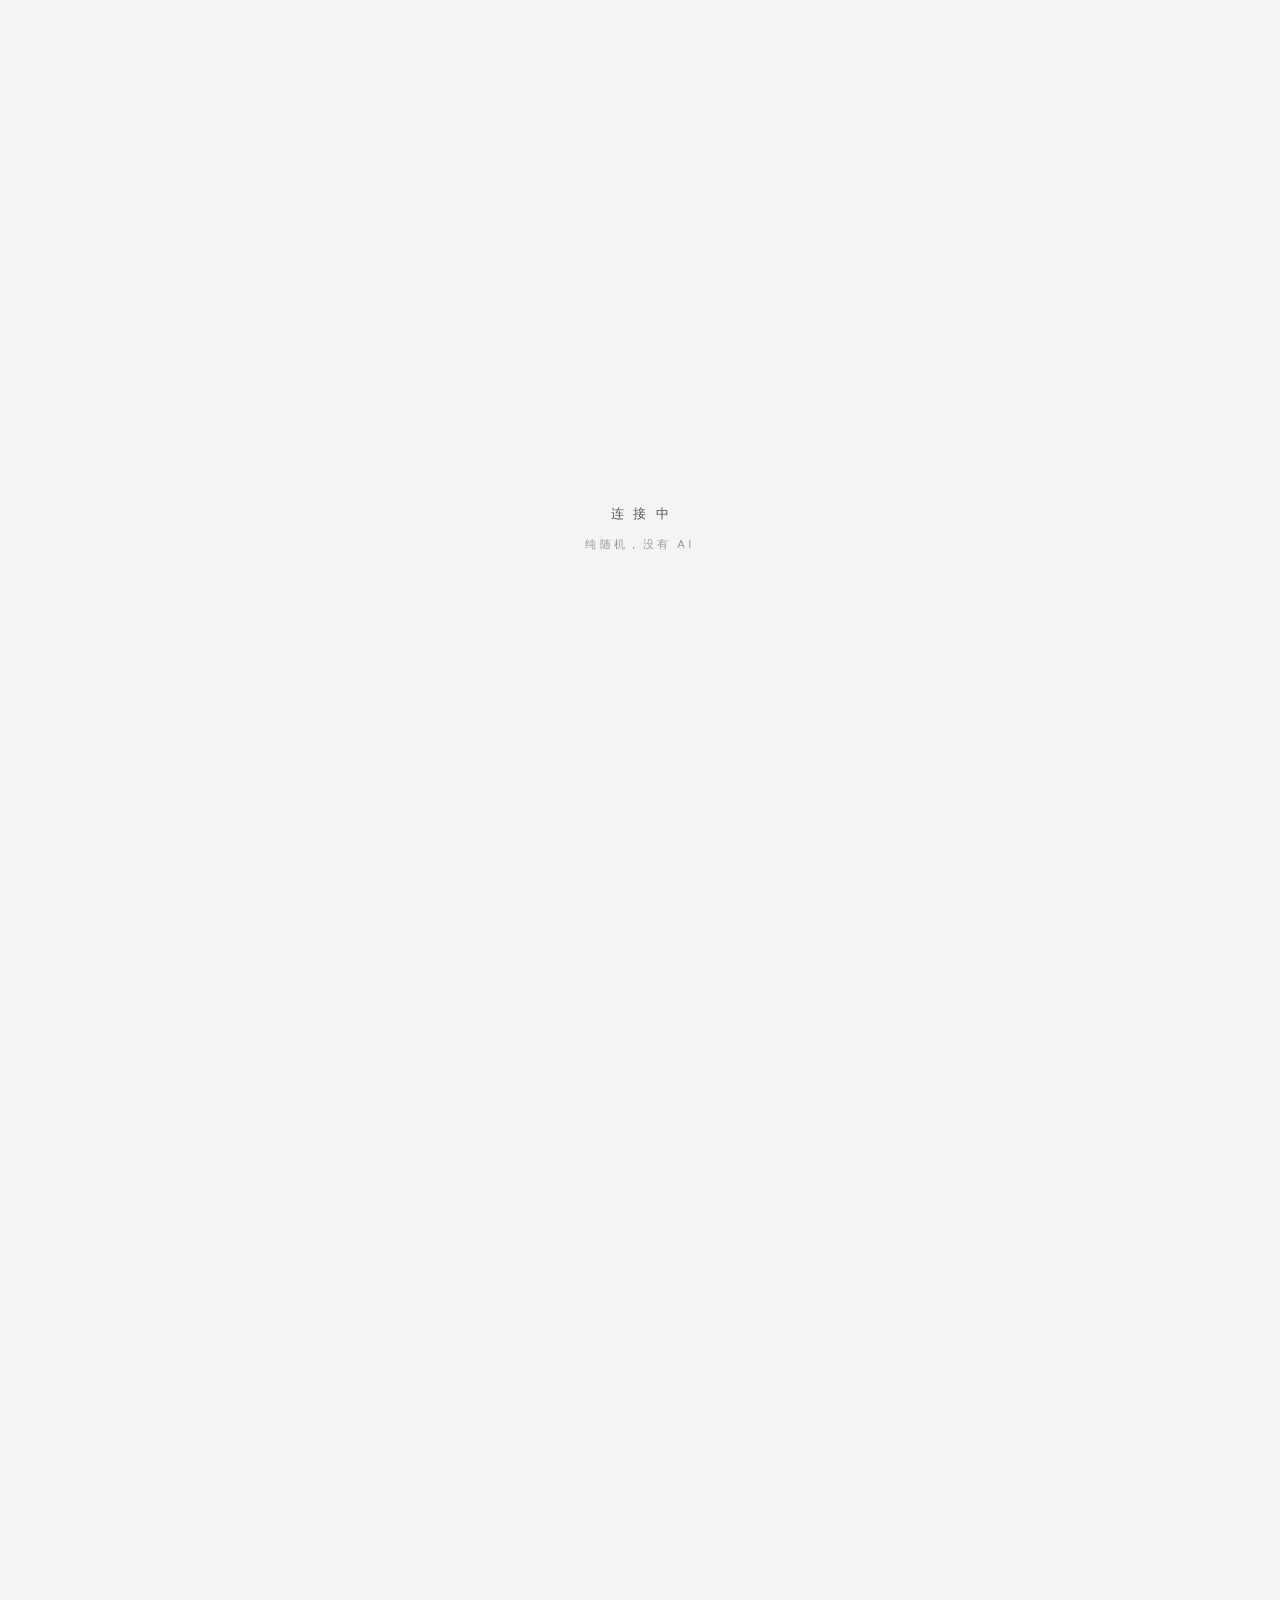
<file: index.html>
<!DOCTYPE html>
<html lang="zh-CN">
<head>
<meta charset="utf-8">
<meta name="viewport" content="width=device-width, initial-scale=1">
<title>显影 · 传讯字卡</title>
<meta http-equiv="refresh" content="0; url=./app/">
<link rel="canonical" href="./app/">
</head>
<body>
<p>正在进入 <a href="./app/">显影 · 传讯字卡</a>。</p>
</body>
</html>
</file>
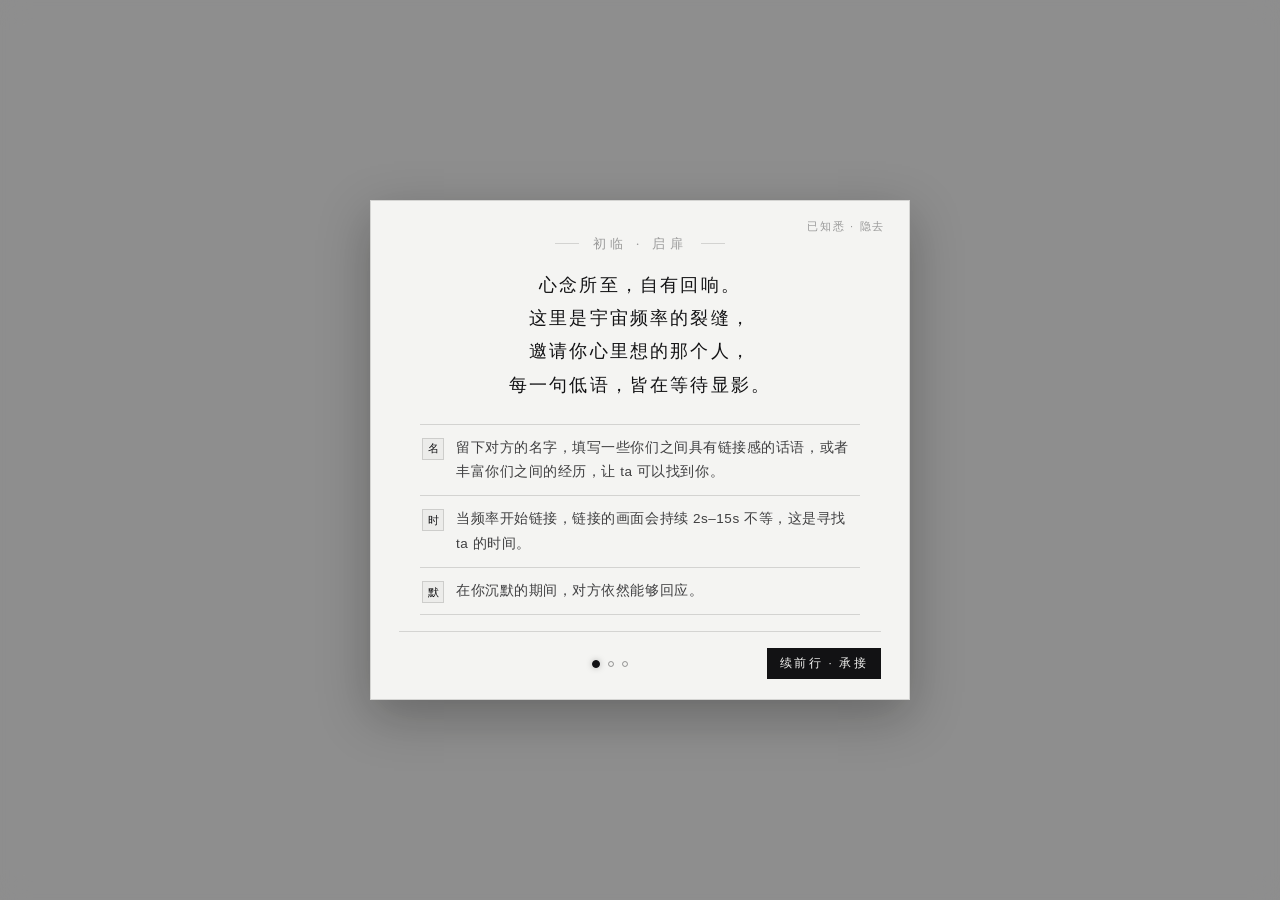
<file: app/index.html>
<!DOCTYPE html>
<html lang="zh-CN">
<head>
<meta charset="utf-8">
<meta name="viewport" content="width=device-width, initial-scale=1, viewport-fit=cover">
<meta name="theme-color" content="#f4f4f2">
<title>低语 · 传讯字卡</title>
<link rel="icon" href="data:,">
<link rel="stylesheet" href="./css/theme.css">
<link rel="stylesheet" href="./css/base.css">
<link rel="stylesheet" href="./css/anim.css">
<link rel="stylesheet" href="./css/page-decks.css">
<link rel="stylesheet" href="./css/page-settings.css">
<link rel="stylesheet" href="./css/gift-card.css">
<link rel="stylesheet" href="./css/page-chat.css">
<link rel="stylesheet" href="./css/page-starmap.css">
<link rel="stylesheet" href="./css/rite.css">
<link rel="stylesheet" href="./css/guide.css">
</head>
<body>

<canvas id="sky" aria-hidden="true"></canvas>
<canvas id="aur" aria-hidden="true"></canvas>

<!-- 拓印滤镜 -->
<svg width="0" height="0" style="position:absolute" aria-hidden="true">
  <defs>
    <filter id="rub" x="-10%" y="-10%" width="120%" height="120%">
      <feTurbulence type="fractalNoise" baseFrequency="0.75" numOctaves="2" seed="4" result="n"/>
      <feDisplacementMap in="SourceGraphic" in2="n" scale="2.6" xChannelSelector="R" yChannelSelector="G" result="d"/>
      <feTurbulence type="fractalNoise" baseFrequency="1.5" numOctaves="1" seed="9" result="g"/>
      <feColorMatrix in="g" type="matrix" values="0 0 0 0 0  0 0 0 0 0  0 0 0 0 0  -1.25 0 0 0 1.32" result="m"/>
      <feComposite in="d" in2="m" operator="in"/>
    </filter>
  </defs>
</svg>

<div id="halo" aria-hidden="true">
  <div class="hl" id="hSky"></div>
  <div class="hl" id="hRays"></div>
  <div class="hl" id="hFill"></div>
  <div class="hl" id="hRim"></div>
  <svg class="hl ring" id="rOuter" viewBox="-100 -100 200 200">
    <circle r="98" stroke-width=".6"/>
    <circle r="92" stroke-width="1" stroke-dasharray="1 5"/>
    <g id="ticks"></g>
    <circle r="84" stroke-width=".5"/>
  </svg>
  <svg class="hl ring" id="rMid" viewBox="-100 -100 200 200">
    <circle r="96" stroke-width=".7"/>
    <polygon points="0,-90 63.6,-63.6 90,0 63.6,63.6 0,90 -63.6,63.6 -90,0 -63.6,-63.6" stroke-width=".5" opacity=".55"/>
    <path id="octa" stroke-width=".7"/>
    <g id="mdots"></g>
  </svg>
  <svg class="hl ring" id="rInner" viewBox="-100 -100 200 200">
    <circle r="94" stroke-width="1.1" stroke-dasharray=".5 3.5"/>
    <circle r="78" stroke-width=".6"/>
    <circle r="40" stroke-width=".5" opacity=".7"/>
  </svg>
  <div class="hl" id="hCore"></div>
</div>

<div id="veil" aria-hidden="true"></div>

<div id="app">
  <section class="page" data-page="chat" id="pageChat" tabindex="-1">
    <div class="col">
      <header class="top">
        <div class="top-nav">
          <button class="tbtn" id="btnStarmap" type="button" aria-label="查看星图与历史">星图</button>
          <i class="top-sep"></i>
          <span id="sessNo">No.----</span>
          <span class="bond-bar" id="bondBar" hidden>· <b id="bondWho"></b></span>
        </div>
        <span class="sp"></span>
        <button class="tbtn" id="btnReveal" type="button" aria-label="按住回溯" aria-pressed="false">回溯</button>
        <button class="tbtn" id="btnSendAway" type="button">送走</button>
        <button class="tbtn" id="btnTheme" type="button" aria-label="切换深浅色"><i class="moon"></i></button>
        <button class="tbtn" id="btnSettings" type="button">设置</button>
      </header>
      <div class="stage">
        <div class="scroll">
          <div class="inner">
            <div class="hist" id="hist"></div>
            <div class="now" id="now">
              <div class="gaze-ripple-wrap" id="gazeRipples" aria-hidden="true">
                <div class="rip r1"></div>
                <div class="rip r2"></div>
                <div class="rip r3"></div>
              </div>
              <input class="say-in" id="say" type="text" autocomplete="off" aria-label="在板上书写">
              <div class="line" id="line"></div>
              <div class="my-draft" id="myDraft" hidden></div>
            </div>
          </div>
        </div>
        <div class="cw"><canvas id="cvCandle"></canvas></div>
      </div>
      <div class="pend" id="pend"></div>
      <div class="ctl">
        <button class="cb" id="btnPlace" type="button" disabled>放上板</button>
        <i class="sep"></i>
        <button class="cb" id="btnHand" type="button" disabled>递出</button>
      </div>
    </div>
  </section>

  <section class="page" data-page="settings" id="pageSettings" tabindex="-1" hidden>
    <div class="col">
      <header class="s-bar">
        <button class="tbtn" id="btnBack" type="button">返回</button>
        <span class="s-title">设置</span>
      </header>
      <div class="s-scroll">
        <div class="s-inner" id="settingsBody"></div>
      </div>
    </div>
  </section>

  <section class="page" data-page="decks" id="pageDecks" tabindex="-1" hidden>
    <div class="col">
      <header class="s-bar">
        <button class="tbtn" id="btnDecksBack" type="button">返回</button>
        <span class="s-title">牌堆</span>
        <span class="sp"></span>
        <button class="tbtn" id="btnDecksTheme" type="button" aria-label="切换深浅色"><i class="moon"></i></button>
      </header>
      <div class="d-scroll">
        <div class="d-inner">
          <div class="sum" id="deckSum"></div>
          <div id="deckList"></div>
        </div>
      </div>
    </div>
  </section>

  <section class="page" data-page="starmap" id="pageStarmap" tabindex="-1" hidden>
    <canvas id="smCanvas" tabindex="0" aria-label="星图：拖动旋转星盘，左右方向键在会话之间切换"></canvas>
    <div class="col">
      <header class="sm-top">
        <button class="sm-back" id="btnStarmapBack" type="button" aria-label="返回对话">‹ 返回</button>
        <i class="sep"></i>
        <span class="sm-ttl">星图</span>
        <i class="sep"></i>
        <span class="sm-cnt" id="smCnt">共 0 场会话</span>
        <span class="sp"></span>
        <button class="theme-btn" id="btnStarmapTheme" type="button" aria-label="切换深浅色"><i class="moon"></i></button>
      </header>

      <div class="sm-toast" id="smToast" aria-live="polite">
        <span class="k">一颗新星显影</span>
        <span class="v" id="smToastV"></span>
      </div>

      <div class="starmap-stage" id="starmapStage">
        <div class="sm-empty" id="smEmpty" hidden>
          <span class="t">还没有星辰显影</span>
          <span class="now" id="smNow"><i></i>此刻 · 子时方位</span>
          <small>完成一次会话并「送走」后，它会化作流星<br>浑仪随之合拢成星盘，第一颗星落进这枚星位</small>
          <button class="sm-go" id="smEmptyGo" type="button">开始一场会话</button>
        </div>
        <div class="foot" id="smFoot">
          <span class="hint" id="smHint">拖动旋转　上下俯仰　轻点星辰</span>
          <div class="legend">
            <span class="g"><i class="d" style="width:3px;height:3px"></i><i class="d" style="width:7px;height:7px"></i>消息数</span>
            <i class="sep"></i>
            <span class="g"><i class="d" style="width:5px;height:5px;opacity:.35"></i><i class="d" style="width:5px;height:5px"></i>越亮越近</span>
            <i class="sep"></i>
            <span class="g">方位即时辰</span>
          </div>
        </div>
      </div>

      <div class="card" id="smCard" role="dialog" aria-labelledby="smCno" hidden>
        <div class="in" id="smCardIn">
          <div class="ch">
            <span class="cn">No.</span>
            <span class="cno" id="smCno">----</span>
            <span class="sp"></span>
            <button class="ab" id="smCardClose" type="button">收起</button>
          </div>
          <div class="ct" id="smMeta"></div>
          <div class="cm"><span id="smMsg"></span><i class="sep"></i><span id="smDur"></span><i class="sep"></i><span id="smDeck"></span></div>
        </div>
        <div class="ca">
          <button class="cb" id="smBtnReplay" type="button">回放</button>
          <i class="sep"></i>
          <button class="cb" id="smBtnView" type="button">展开全篇</button>
          <i class="sep"></i>
          <button class="cb sm-btn-del" id="smBtnDel" type="button">删除</button>
        </div>
      </div>
    </div>
  </section>
</div>

<div class="ov" id="ovPaste" role="dialog" aria-modal="true" aria-labelledby="pTitle" hidden>
  <div class="ovc">
    <div class="ov-top">
      <span class="ov-ttl" id="pTitle">粘贴导入<small id="pDeck">· 字卡</small></span>
      <span class="ov-sp"></span>
      <button class="ov-tbtn" id="pCancel" type="button">取消</button>
    </div>
    <div class="hint">一行一张，空行忽略；也可贴 JSON</div>
    <textarea class="ta" id="pta" spellcheck="false" placeholder="把字贴在这里" aria-label="粘贴内容"></textarea>
    <div class="fb" id="pFb"></div>
    <div class="ctl">
      <button class="cb" id="pReplace" type="button" disabled>替换现有</button>
      <button class="cb solid" id="pAppend" type="button" disabled>追加</button>
    </div>
  </div>
</div>

<div class="ov" id="ovImg" role="dialog" aria-modal="true" aria-labelledby="iTitle" hidden>
  <div class="ovc">
    <div class="ov-top">
      <span class="ov-ttl" id="iTitle">选图导入<small id="iDeck">· 字卡</small></span>
      <span class="ov-sp"></span>
      <button class="ov-tbtn" id="iCancel" type="button">取消</button>
    </div>
    <div class="hint">图片只存在这台设备里</div>
    <div class="cnt"><span id="iCnt">已选 0 张</span><small>最多 60 张</small></div>
    <div class="gw"><div id="iGrid"><button class="add" id="iAdd" type="button"><span>选图</span></button></div></div>
    <div class="ctl">
      <button class="cb" id="iReplace" type="button" disabled>替换现有</button>
      <button class="cb solid" id="iAppend" type="button" disabled>追加</button>
    </div>
  </div>
</div>
<div class="ov" id="ovGift" role="dialog" aria-modal="true" aria-labelledby="gTitle" hidden>
  <div class="ovc">
    <div class="ov-top">
      <span class="ov-ttl" id="gTitle">加一张礼物<small>· 特殊卡</small></span>
      <span class="ov-sp"></span>
      <button class="ov-tbtn" id="gCancel" type="button">取消</button>
    </div>
    <div class="gscroll">
      <div class="flbl"><span>选一个图形</span><span id="gPick">已选：花束</span></div>
      <div class="igrid" id="gGrid" role="radiogroup" aria-label="礼物预设图形"></div>
      <div class="flbl"><span>名字</span><span id="gNameCnt">0 / 12</span></div>
      <input class="inp" id="gName" type="text" placeholder="花束" aria-label="礼物名字" spellcheck="false">
      <div class="flbl"><span>含义</span><span id="gMeanCnt">0 / 200</span></div>
      <textarea class="ta gift-ta" id="gMeaning" placeholder="写给这张卡的一句话" aria-label="礼物含义" spellcheck="false"></textarea>
      <div class="fsub"><span>只有你自己看得到</span></div>
      <div class="fb" id="gFb"></div>
    </div>
    <div class="ctl">
      <button class="cb solid" id="gAppend" type="button" disabled>追加</button>
    </div>
  </div>
</div><input type="file" id="iFile" accept="image/*" multiple hidden>

<div class="ov" id="ovAll" role="dialog" aria-modal="true" aria-labelledby="aTitle" hidden>
  <div class="ovc ovc-deck-stage">
    <div class="ov-top">
      <span class="ov-ttl" id="aTitle">展字笺<small id="aDeck">· 字卡</small></span>
      <span class="ov-sp"></span>
      <button class="ov-tbtn" id="aClose" type="button">收起</button>
    </div>
    <div class="deck-all-wrap">
      <div class="deck-tools-bar">
        <div class="deck-filters" id="deckFilters">
          <button class="on" data-f="all" type="button">全部</button>
          <button data-f="word" type="button">字卡</button>
          <button data-f="tarot" type="button">塔罗</button>
          <button data-f="gift" type="button">礼物</button>
        </div>
        <div class="cnt"><span id="aCnt">共 0 张</span></div>
      </div>
      <div id="deckStageBody"></div>
    </div>
  </div>
</div>

<div class="ov" id="ovSession" role="dialog" aria-modal="true" aria-labelledby="sessTitle" hidden>
  <div class="ovc">
    <div class="ov-top">
      <span class="ov-ttl" id="sessTitle">会话详情</span>
      <span class="ov-sp"></span>
      <button class="ov-tbtn" id="sessClose" type="button">关闭</button>
    </div>
    <div class="sess-replay-bar" id="sessReplayBar" hidden>
      <button class="sess-play-btn" id="sessPlayBtn" type="button">播放</button>
      <div class="sess-track" id="sessTrack">
        <div class="sess-fill" id="sessFill"></div>
        <div class="sess-knob" id="sessKnob"></div>
      </div>
      <span class="sess-clk" id="sessClk">00:00</span>
    </div>
    <div class="sess-body">
      <div class="sess-hist" id="sessHist"></div>
    </div>
  </div>
</div>

<div id="ritual">
  <canvas id="cvBig"></canvas>
  <div class="rt" id="rt">连接中</div>
  <div class="rs" id="rs">纯随机，没有 AI</div>
  <button class="again" id="btnAgain" type="button">再点一支蜡烛</button>
</div>

<!-- 灵息连结仪式（静心叩问 + 调频测定） -->
<div class="rite" id="rite" data-step="ask" role="dialog" aria-modal="true" aria-label="静心叩问">
  <div class="rite-veil"></div>

  <div class="step step-ask">
    <div class="paper" id="paper">
      <button class="p-close" id="riteClose" type="button" aria-label="暂且搁笔">×</button>
      <span class="p-date" id="pDate"></span>
      <div class="p-head">
        <div class="seal">叩</div>
        <div><h2>静心叩问</h2><p>闭目三息，将心意题于素笺</p></div>
      </div>

      <label class="field">
        <span class="lab">心念所向</span>
        <input id="fName" placeholder="你想联系谁？" maxlength="20" autocomplete="off">
        <span class="line-ind"></span>
        <div class="chips" id="chips">
          <button type="button">外婆</button><button type="button">阿泽</button><button type="button">未来的自己</button><button type="button">那只小橘猫</button>
        </div>
      </label>

      <label class="field">
        <span class="lab">寄语一言</span>
        <input id="fWord" placeholder="你那里下雪了吗？" maxlength="60" autocomplete="off">
        <span class="line-ind"></span>
      </label>

      <div class="field fold" id="fold">
        <button type="button" class="fold-btn" id="foldBtn" aria-expanded="false"><span class="pm">＋</span>溯念心印 <em>可略</em></button>
        <div class="fold-body">
          <textarea id="fNote" rows="3" maxlength="200" placeholder="只有你们知晓的事：某个午后、一句口头禅、一道菜的咸淡……"></textarea>
        </div>
      </div>

      <div class="p-foot">
        <span class="tip" id="tip">心意写下，频率自明</span>
        <button class="btn-ink" id="igniteBtn" type="button">调频启讯</button>
      </div>
    </div>
  </div>

  <div class="step step-light">
    <canvas id="flame"></canvas>
    <button class="r-cancel" id="rCancel" type="button">收线暂止</button>
    <div class="readout">
      <p class="r-who">叩问 · <b id="rWho"></b></p>
      <p class="r-pct">灵息共振 <span id="rPct">0</span>%</p>
      <p class="r-state" id="rState">凝神 · 灵息初萌</p>
      <div class="r-bar"><i id="rBar"></i></div>
    </div>
    <div class="dawn"></div>
    <div class="done">
      <svg class="d-star" viewBox="0 0 24 24" fill="none" stroke="currentColor" stroke-width="1"><path d="M12 2 L13.4 10.6 L22 12 L13.4 13.4 L12 22 L10.6 13.4 L2 12 L10.6 10.6 Z"/></svg>
      <p class="d0" id="dWho"></p>
      <p class="d1">连结已成</p>
      <p class="d2">灵息澄澈，可以开口了</p>
      <button class="btn-ink" id="enterBtn" type="button">开启对话</button>
    </div>
  </div>
</div>

<noscript><p class="noscript">这个页面需要 JavaScript 才能运行。</p></noscript>

<script src="./js/rng.js"></script>
<script src="./js/starfield.js"></script>
<script src="./js/candle.js"></script>
<script src="./js/storage.js"></script>
<script src="./js/db.js"></script>
<script src="./js/deck-builtin.js"></script>
<script src="./js/gift-icons.js"></script>
<script src="./js/gift-card.js"></script>
<script src="./js/engine.js"></script>
<script src="./js/chat.js"></script>
<script src="./js/ui.js"></script>
<script src="./js/sfx.js"></script>
<script src="./js/decks.js"></script>
<script src="./js/rite.js"></script>
<script src="./js/guide.js"></script>
<script src="./js/settings.js"></script>
<script src="./js/starmap.js"></script>
<script src="./js/app.js"></script>
</body>
</html>
</file>
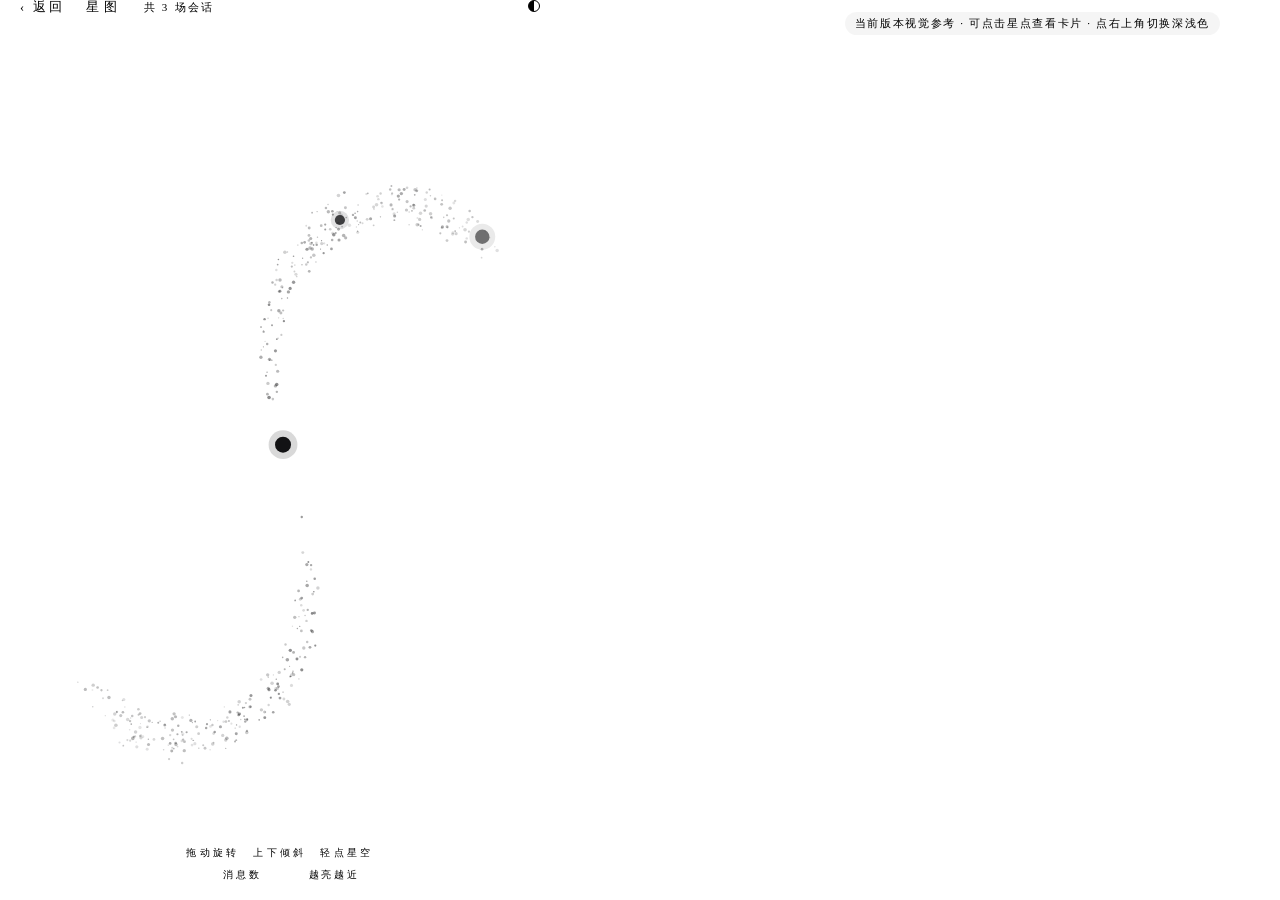
<file: current-starmap-reference.html>
<!DOCTYPE html>
<html lang="zh-CN">
<head>
  <meta charset="utf-8">
  <meta name="viewport" content="width=device-width, initial-scale=1, viewport-fit=cover, user-scalable=no">
  <title>显影 · 星图当前实现与视觉参考（当前线上版本）</title>
  <style>
/* ========================================================
   显影 · 传讯字卡（WHISPER CARDS）- 当前星图视觉与实现基线
   项目风格：东方水墨 / 禅意冷灰 / 通灵神秘学 / 极简纯前端（零AI）
   当前问题反馈：星尘颗粒在浅色底上容易产生“灰尘感 / 脏感”，缺乏星辰的璀璨、灵性、神秘感与空间层次感。
   ======================================================== */
/* 显影 · 传讯字卡 · 基础层（骨骼、纸面、排版、控件）
   基线 Chrome 61：不用 flex gap、inset 简写、clamp/min/max、:is/:where/:has、aspect-ratio。
   视觉语言以 xingxie-visual-prototype-v2.html 为准：暖纸、墨、细线、宽字距、大量留白。 */

*,
*::before,
*::after { box-sizing: border-box; -webkit-tap-highlight-color: transparent; }

html, body { height: 100%; margin: 0; overflow: hidden; }

body {
  background: var(--bg);
  color: var(--ink);
  font-family: var(--sans);
  font-weight: 300;
  transition: background-color 0.9s, color 0.9s;
}

button {
  font-family: inherit;
  cursor: pointer;
  touch-action: manipulation;
  -webkit-user-select: none;
  user-select: none;
}

.hide { display: none !important; }

#bg { position: fixed; top: 0; left: 0; width: 100%; height: 100%; z-index: 0; }
#dust { position: fixed; top: 0; left: 0; z-index: 0; }
#grain { position: fixed; top: 0; left: 0; right: 0; bottom: 0; z-index: 1; pointer-events: none; }

#app { position: fixed; top: 0; left: 0; right: 0; bottom: 0; z-index: 2; }

.page { position: absolute; top: 0; left: 0; right: 0; bottom: 0; display: flex; justify-content: center; }
.page[hidden] { display: none; }

.col { width: 100%; max-width: 560px; height: 100%; display: flex; flex-direction: column; min-height: 0; }

/* 顶部一行：让出容器原生导航栏，不自己画导航 */

.top {
  display: flex;
  align-items: center;
  padding: 8px 20px 0;
  padding-top: calc(var(--nav-h) + 8px + var(--safe-area-inset-top, env(safe-area-inset-top, 0px)));
  font-size: 11.5px;
  letter-spacing: 0.22em;
  color: var(--mute);
  position: relative;
  z-index: 4;
}

.top .sp { flex: 1; }

.tbtn {
  background: none;
  border: 0;
  color: var(--ink);
  font-size: 12.5px;
  letter-spacing: 0.24em;
  padding: 10px 0 10px 18px;
  font-weight: 400;
  -webkit-touch-callout: none;
}

.tbtn:focus { outline: 1px solid var(--glow); outline-offset: 3px; }
.tbtn:focus:not(:focus-visible) { outline: none; }

.moon {
  display: inline-block;
  width: 12px;
  height: 12px;
  border-radius: 50%;
  border: 1px solid currentColor;
  vertical-align: -1px;
  background: linear-gradient(90deg, currentColor 50%, rgba(0, 0, 0, 0) 50%);
}

/* 板面 */

.stage { flex: 1; min-height: 0; position: relative; }

.cw {
  position: absolute;
  top: -6px;
  left: 50%;
  margin-left: -70px;
  width: 140px;
  height: 170px;
  z-index: 3;
  pointer-events: none;
}

.scroll {
  position: absolute;
  top: 0;
  left: 0;
  right: 0;
  bottom: 0;
  overflow-y: auto;
  overflow-x: hidden;
  -webkit-overflow-scrolling: touch;
  -webkit-mask-image: linear-gradient(to bottom, rgba(0, 0, 0, 0) 0, rgba(0, 0, 0, 0) 130px, #000 250px);
  mask-image: linear-gradient(to bottom, rgba(0, 0, 0, 0) 0, rgba(0, 0, 0, 0) 130px, #000 250px);
}

.inner { min-height: 100%; display: flex; flex-direction: column; padding: 190px 30px 0; }

.hist { margin-top: auto; }

.now { position: relative; min-height: 140px; padding: 22px 0 16vh; text-align: center; }

.line {
  font-size: 23px;
  line-height: 1.75;
  letter-spacing: 0.06em;
  min-height: 1.75em;
  white-space: pre-wrap;
  word-break: break-word;
}

.ph { font-size: 13.5px; letter-spacing: 0.42em; color: var(--mute); }

.pend { height: 18px; text-align: center; font-size: 11px; letter-spacing: 0.26em; color: var(--mute); }

.ctl {
  display: flex;
  justify-content: center;
  align-items: center;
  padding: 4px 0 16px;
  padding-bottom: calc(16px + var(--safe-area-inset-bottom, env(safe-area-inset-bottom, 0px)));
}

.cb {
  background: none;
  border: 0;
  color: var(--ink);
  font-size: 14px;
  letter-spacing: 0.46em;
  padding: 12px 20px 12px 26px;
  font-weight: 400;
  transition: opacity 0.5s;
}

.cb:disabled { opacity: 0.24; cursor: default; }
.cb:focus { outline: 1px solid var(--glow); outline-offset: 2px; }
.cb:focus:not(:focus-visible) { outline: none; }

.sep { display: block; width: 1px; height: 14px; background: var(--hair); }

/* 全站按钮与交互反馈（物理微下压 + 弹性回弹） */
button, .tbtn, .cb, .step__btn, .sw, .s-item, .d-btn, .ov-btn, .hold-btn {
  transition: transform 0.12s cubic-bezier(0.2, 0.7, 0.2, 1), opacity 0.2s, background-color 0.2s, color 0.2s;
  will-change: transform;
}

button:active:not(:disabled),
.tbtn:active:not(:disabled),
.cb:active:not(:disabled),
.step__btn:active:not(:disabled),
.ov-btn:active:not(:disabled),
.sw:active {
  transform: scale(0.93);
  opacity: 0.72;
}

/* 按钮步骤引导呼吸微光 */
.cb.guide-place {
  animation: guidePulse 2s ease-in-out infinite;
}
.cb.guide-hand {
  animation: guideHandPulse 2s ease-in-out infinite;
}

@keyframes guidePulse {
  0%, 100% { opacity: 0.85; transform: scale(1); }
  50% { opacity: 1; transform: scale(1.04); text-shadow: 0 0 10px var(--glow); }
}

@keyframes guideHandPulse {
  0%, 100% { opacity: 0.85; transform: scale(1); }
  50% { opacity: 1; transform: scale(1.05); text-shadow: 0 0 12px var(--glow), 0 0 24px var(--glow2); }
}

/* 设置页 */

.s-bar {
  display: flex;
  align-items: center;
  position: relative;
  z-index: 2;
  padding: 8px 20px 10px;
  padding-top: calc(var(--nav-h) + 8px + var(--safe-area-inset-top, env(safe-area-inset-top, 0px)));
  border-bottom: 1px solid var(--hair);
  background: var(--bg);
  transition: background-color 0.9s;
}

.s-bar .tbtn { padding: 8px 0 8px 0; letter-spacing: 0.24em; }

.s-title {
  position: absolute;
  left: 0;
  right: 0;
  text-align: center;
  font-size: 11.5px;
  letter-spacing: 0.3em;
  color: var(--mute);
  pointer-events: none;
}

.s-scroll { flex: 1; min-height: 0; overflow-y: auto; overflow-x: hidden; -webkit-overflow-scrolling: touch; }

.s-inner {
  padding: 20px 24px 40px;
  padding-bottom: calc(40px + var(--safe-area-inset-bottom, env(safe-area-inset-bottom, 0px)));
  max-width: 560px;
  margin: 0 auto;
}

.group { margin-bottom: 24px; }

.group h4 {
  margin: 0 0 4px;
  font-size: 11.5px;
  font-weight: 400;
  letter-spacing: 0.3em;
  color: var(--mute);
}

.row {
  display: flex;
  align-items: center;
  justify-content: space-between;
  padding: 14px 0;
  border-top: 1px solid var(--hair);
  font-size: 13.5px;
  letter-spacing: 0.06em;
}

.row:first-of-type { border-top: 0; }

.row__label { flex: 1 1 auto; min-width: 0; padding-right: 14px; }

.row small {
  display: block;
  margin-top: 3px;
  font-size: 10.5px;
  line-height: 1.7;
  letter-spacing: 0.04em;
  color: var(--mute);
}

.sw {
  position: relative;
  display: block;
  width: 36px;
  height: 20px;
  padding: 0;
  border-radius: 10px;
  border: 1px solid var(--ink);
  background: none;
  flex: 0 0 36px;
}

.sw::after {
  content: "";
  position: absolute;
  top: 3px;
  left: 3px;
  width: 12px;
  height: 12px;
  border-radius: 50%;
  background: var(--ink);
  transition: transform 0.3s;
}

.sw[aria-checked="true"] { background: var(--ink); }
.sw[aria-checked="true"]::after { background: var(--bg); transform: translateX(16px); }

.sw:focus { outline: 1px solid var(--glow); outline-offset: 3px; }

.segc { display: flex; }

.segc button {
  background: none;
  border: 1px solid var(--hair);
  color: var(--mute);
  font-size: 12px;
  padding: 6px 12px;
  margin-left: -1px;
  letter-spacing: 0.1em;
  transition: background-color 0.3s, color 0.3s, border-color 0.3s;
}

.segc button:first-child { margin-left: 0; }
.segc button.on { color: var(--bg); background: var(--ink); border-color: var(--ink); }

.lnk {
  background: none;
  border: 0;
  color: var(--ink);
  font-size: 13px;
  letter-spacing: 0.2em;
  padding: 6px 0;
  text-decoration: underline;
  text-decoration-color: var(--hair);
}

.info {
  margin-top: 16px;
  font-size: 11px;
  line-height: 1.85;
  letter-spacing: 0.04em;
  color: var(--mute);
}

.info b { font-weight: 400; color: var(--ink2); }

/* 开场仪式 */

#ritual {
  position: fixed;
  top: 0;
  left: 0;
  right: 0;
  bottom: 0;
  z-index: 50;
  display: flex;
  flex-direction: column;
  align-items: center;
  justify-content: center;
  background: var(--bg);
  transition: opacity 1.3s, background-color 0.9s;
}

#ritual.gone2 { opacity: 0; pointer-events: none; }

.rt { margin-top: 6px; font-size: 13px; letter-spacing: 0.7em; padding-left: 0.7em; color: var(--ink); }

/* 已送走（P2-8）：还是这块覆盖层，只是另一种状态。
   烛火先灭、烟飘一会儿，字再浮出来，最后才给「再点一支蜡烛」。 */
#ritual.closing .rt { animation: none; opacity: 0; transition: opacity 1.2s; }
#ritual.closing.shown .rt { opacity: 1; }

#ritual.closing .rs { opacity: 0; transition: opacity 1.2s 0.36s; }
#ritual.closing.shown .rs { opacity: 1; }

#ritual .again {
  display: none;
  margin-top: 42px;
  background: none;
  border: 0;
  color: var(--ink);
  font-size: 12.5px;
  letter-spacing: 0.46em;
  padding: 8px 0 8px 0.46em;
  opacity: 0;
  transition: opacity 1.1s;
  -webkit-tap-highlight-color: transparent;
  -webkit-touch-callout: none;
}

#ritual.closing .again { display: inline-block; pointer-events: none; }
#ritual.closing.shown .again { opacity: 1; pointer-events: auto; }

#ritual .again:focus { outline: 1px solid var(--mute); outline-offset: 4px; }
#ritual .again:focus:not(:focus-visible) { outline: none; }
.rs { margin-top: 14px; font-size: 11px; letter-spacing: 0.3em; color: var(--mute); min-height: 1em; }
.noscript { position: relative; z-index: 60; margin: 80px auto; max-width: 420px; padding: 16px 18px; border: 1px solid var(--hair); font-size: 13px; color: var(--ink2); }

.num-like { font-size: 12.5px; letter-spacing: 0.16em; color: var(--mute); font-variant-numeric: tabular-nums; }
/* ---------- 显示偏好钩子（P3） ----------
   html 上挂着 .fade 与 data-speed（见 app.js applyPrefs），对话页渲染历史段落时按这两个值褪色。
   M3 接线前这里没有节点会命中：先把"设置"变成文档上可读的事实，别等做对话页时再回头改设置层。 */
html[data-speed="1"] { --fade-dur: 2.4s; }
html[data-speed="2"] { --fade-dur: 1.4s; }
html[data-speed="3"] { --fade-dur: 0.8s; }

html.fade .hist .seg {
  opacity: 0.6;
  transition: opacity var(--fade-dur, 1.4s) linear;
}

/* 顶栏左侧星图与编号基线精确对齐 */
.top-nav {
  display: flex;
  align-items: baseline;
}
.top-nav .tbtn {
  padding: 0;
  font-size: 12px;
  letter-spacing: 0.24em;
  color: var(--ink);
  line-height: 1;
}
.top-nav .top-sep {
  display: inline-block;
  width: 1px;
  height: 10px;
  background: var(--hair);
  margin: 0 10px;
  align-self: center;
}
.top-nav #sessNo {
  font-size: 11.5px;
  letter-spacing: 0.22em;
  color: var(--mute);
  cursor: pointer;
  line-height: 1;
}

/* 星图与历史（M5）
   以 F:\参考html\starmap-v3.html 为准：
   全透明星空、浮动轻盈顶栏、精细浮动卡片、底端微光图例。
   基线 Chrome 61。 */

.page[data-page="starmap"] {
  background: transparent !important;
}

.starmap-stage {
  flex: 1;
  position: relative;
  overflow: hidden;
  touch-action: none;
}

.sm-canvas {
  position: absolute;
  top: 0;
  left: 0;
  width: 100%;
  height: 100%;
  display: block;
  cursor: crosshair;
}

/* 顶部轻盈通透浮动导航（无实体硬边栏，完全浮动在星空之上） */
.sm-top {
  display: flex;
  align-items: baseline;
  padding: 8px 20px 0;
  padding-top: calc(var(--nav-h) + 8px + var(--safe-area-inset-top, env(safe-area-inset-top, 0px)));
  position: relative;
  z-index: 20;
}

.sm-top .sm-back {
  padding: 0;
  margin: 0;
  border: 0;
  background: none;
  font-size: 12.5px;
  letter-spacing: 0.24em;
  color: var(--ink);
  line-height: 1;
  cursor: pointer;
  -webkit-tap-highlight-color: transparent;
}

.sm-top .sm-back:hover {
  color: var(--ink);
}

.sm-ttl {
  font-size: 13px;
  letter-spacing: 0.4em;
  font-weight: 400;
  color: var(--ink);
  line-height: 1;
}

.sm-top .sep {
  display: inline-block;
  width: 1px;
  height: 10px;
  background: var(--hair);
  margin: 0 10px;
  align-self: center;
}

.sm-cnt {
  font-size: 11px;
  letter-spacing: 0.2em;
  color: var(--mute);
  line-height: 1;
}

.sm-top .sp {
  flex: 1;
}

.sm-top .theme-btn {
  padding: 0;
  margin: 0;
  background: none;
  border: 0;
  line-height: 1;
  color: var(--ink);
  cursor: pointer;
  align-self: center;
}

.sm-empty {
  position: absolute;
  top: 50%;
  left: 20px;
  right: 20px;
  transform: translateY(-50%);
  text-align: center;
  font-size: 13.5px;
  letter-spacing: 0.32em;
  color: var(--mute);
  line-height: 1.9;
  pointer-events: none;
}

.sm-empty small {
  display: block;
  margin-top: 8px;
  font-size: 11px;
  letter-spacing: 0.18em;
  opacity: 0.75;
}

/* 底部图例（来自 starmap-v3.html） */
.foot {
  position: absolute;
  left: 0;
  right: 0;
  bottom: calc(18px + var(--safe-area-inset-bottom, env(safe-area-inset-bottom, 0px)));
  z-index: 4;
  pointer-events: none;
  text-align: center;
  transition: opacity 0.8s;
}

.foot .hint {
  display: block;
  margin-bottom: 8px;
  font-size: 10px;
  letter-spacing: 0.34em;
  color: var(--mute);
}

.foot .legend {
  display: flex;
  justify-content: center;
  align-items: center;
  font-size: 10px;
  letter-spacing: 0.28em;
  color: var(--mute);
}

.foot .legend .d {
  display: inline-block;
  border-radius: 50%;
  background: var(--ink);
  margin-right: 6px;
  vertical-align: middle;
  box-shadow: 0 0 6px var(--glow);
}

.foot .legend .g {
  display: flex;
  align-items: center;
}

.foot .legend .sep {
  display: inline-block;
  width: 1px;
  height: 10px;
  background: var(--hair);
  margin: 0 12px;
}

/* 底部悬浮卡片（来自 starmap-v3.html） */
#pageStarmap .card {
  position: fixed;
  left: 0;
  right: 0;
  bottom: 0;
  z-index: 30;
  max-width: 560px;
  margin: 0 auto;
  padding: 22px 30px 12px;
  padding-bottom: calc(12px + var(--safe-area-inset-bottom, env(safe-area-inset-bottom, 0px)));
  background: var(--bg);
  border-top: 1px solid var(--hair);
  box-shadow: 0 -6px 20px var(--glow2);
  transform: translateY(105%);
  transition: transform 0.65s cubic-bezier(0.2, 0.7, 0.2, 1), background-color 0.9s;
}

@supports ((-webkit-backdrop-filter: blur(1px)) or (backdrop-filter: blur(1px))) {
  #pageStarmap .card {
    background: rgba(244, 244, 242, 0.76);
    -webkit-backdrop-filter: blur(20px);
    backdrop-filter: blur(20px);
  }
  html.dark #pageStarmap .card {
    background: rgba(11, 11, 13, 0.72);
  }
}

#pageStarmap .card.on {
  transform: translateY(0);
}

.ch { display: flex; align-items: baseline; }
.cn { font-size: 11px; letter-spacing: 0.3em; color: var(--mute); margin-right: 6px; }
.cno { font-size: 26px; letter-spacing: 0.16em; font-weight: 300; text-shadow: 0 0 14px var(--glow2); color: var(--ink); }
.ab { font-size: 12px; letter-spacing: 0.24em; padding: 6px 0 6px 14px; font-weight: 400; color: var(--mute); background: none; border: 0; cursor: pointer; }
.ab:hover { color: var(--ink); }
.ct { margin-top: 6px; font-size: 12px; letter-spacing: 0.18em; color: var(--ink2); }
.cm { display: flex; align-items: center; margin-top: 8px; font-size: 11px; letter-spacing: 0.22em; color: var(--mute); }
.cm .sep { display: inline-block; width: 1px; height: 10px; background: var(--hair); margin: 0 12px; }
.ca { display: flex; justify-content: center; align-items: center; margin-top: 14px; border-top: 1px solid var(--hair); padding-top: 4px; }
.ca .cb { font-size: 13.5px; letter-spacing: 0.36em; padding: 10px 24px; font-weight: 400; color: var(--ink); background: none; border: 0; cursor: pointer; }

/* 会话详情与回放全屏覆盖层 */
.sess-replay-bar {
  display: flex;
  align-items: center;
  padding: 8px 0 14px;
  border-bottom: 1px solid var(--hair);
  margin-bottom: 14px;
}

.sess-play-btn {
  background: none;
  border: 1px solid var(--hair);
  border-radius: 4px;
  color: var(--ink);
  font-size: 11.5px;
  letter-spacing: 0.2em;
  padding: 6px 12px;
  cursor: pointer;
  flex: 0 0 auto;
}

.sess-track {
  flex: 1;
  height: 24px;
  position: relative;
  margin: 0 14px;
  cursor: pointer;
  display: flex;
  align-items: center;
}

.sess-track::before {
  content: "";
  position: absolute;
  left: 0;
  right: 0;
  height: 2px;
  background: var(--hair);
}

.sess-fill {
  position: absolute;
  left: 0;
  height: 2px;
  width: 0;
  background: var(--ink);
}

.sess-knob {
  position: absolute;
  top: 50%;
  left: 0;
  width: 12px;
  height: 12px;
  margin-top: -6px;
  margin-left: -6px;
  border-radius: 50%;
  background: var(--ink);
  box-shadow: 0 0 6px var(--glow2);
}

.sess-clk {
  font-size: 10.5px;
  letter-spacing: 0.18em;
  color: var(--mute);
  flex: 0 0 auto;
  min-width: 44px;
  text-align: right;
}

.sess-body {
  flex: 1;
  min-height: 0;
  overflow-y: auto;
  overflow-x: hidden;
  padding: 10px 0 30px;
}

.sess-hist {
  display: flex;
  flex-direction: column;
}


/* 单文件独立预览适配 */
html, body {
  margin: 0;
  padding: 0;
  height: 100%;
  overflow: hidden;
  background: var(--bg);
  color: var(--ink);
  font-family: var(--sans);
  -webkit-font-smoothing: antialiased;
}

#app {
  height: 100%;
  display: flex;
  flex-direction: column;
}

.page[data-page="starmap"] {
  display: flex !important;
  flex-direction: column;
  height: 100%;
  position: relative;
}

.demo-hint-bar {
  position: fixed;
  top: 12px;
  right: 60px;
  z-index: 100;
  font-size: 11px;
  letter-spacing: 0.15em;
  color: var(--mute);
  background: rgba(0,0,0,0.04);
  padding: 4px 10px;
  border-radius: 12px;
  pointer-events: none;
}
html.dark .demo-hint-bar {
  background: rgba(255,255,255,0.08);
}
  </style>
</head>
<body>
  <canvas id="dust"></canvas>
  <div id="grain"></div>
  <div class="demo-hint-bar">当前版本视觉参考 · 可点击星点查看卡片 · 点右上角切换深浅色</div>

  <div id="app">
    <section class="page" data-page="starmap" id="pageStarmap" tabindex="-1">
      <div class="col">
        <!-- 顶栏：完全通透、浮动在星空之上的导航栏 -->
        <header class="sm-top">
          <button class="sm-back" id="btnStarmapBack" type="button" aria-label="返回对话">‹ 返回</button>
          <i class="sep"></i>
          <span class="sm-ttl">星图</span>
          <i class="sep"></i>
          <span class="sm-cnt" id="smCnt">共 3 场会话</span>
          <span class="sp"></span>
          <button class="theme-btn" id="btnStarmapTheme" type="button" aria-label="切换深浅色"><i class="moon"></i></button>
        </header>

        <!-- 星图画布容器 -->
        <div class="starmap-stage" id="starmapStage">
          <canvas id="smCanvas" class="sm-canvas"></canvas>
          <div class="sm-empty" id="smEmpty" hidden>还没有留下历史星尘<br><small>完成一次会话并「送走」后，光点将在这里显影成星</small></div>
          <div class="foot" id="smFoot">
            <span class="hint">拖动旋转　上下倾斜　轻点星空</span>
            <div class="legend">
              <span class="g"><i class="d" style="width:3px;height:3px"></i><i class="d" style="width:8px;height:8px"></i>消息数</span>
              <i class="sep"></i>
              <span class="g"><i class="d" style="width:5px;height:5px;opacity:.3"></i><i class="d" style="width:5px;height:5px"></i>越亮越近</span>
            </div>
          </div>
        </div>

        <!-- 底部悬浮卡片 -->
        <div class="card" id="smCard" role="dialog" aria-labelledby="smCno" hidden>
          <div class="in" id="smCardIn">
            <div class="ch">
              <span class="cn">No.</span>
              <span class="cno" id="smCno">----</span>
              <span class="sp"></span>
              <button class="ab" id="smCardClose" type="button">收起</button>
            </div>
            <div class="ct" id="smMeta"></div>
            <div class="cm"><span id="smMsg">共 0 段</span><i class="sep"></i><span id="smDeck"></span></div>
          </div>
          <div class="ca">
            <button class="cb" id="smBtnReplay" type="button">回放</button>
            <i class="sep"></i>
            <button class="cb" id="smBtnView" type="button">展开全篇</button>
          </div>
        </div>
      </div>
    </section>
  </div>

  <script>
    // 基础环境与模拟会话数据
    window.Oracle = window.Oracle || {};
    var mockSessions = [
      { no: '8801', startedAt: Date.now() - 86400000 * 3, endedAt: Date.now() - 86400000 * 3 + 1200000, msgCount: 16, decks: ['字卡', '塔罗'] },
      { no: '8802', startedAt: Date.now() - 86400000 * 2, endedAt: Date.now() - 86400000 * 2 + 800000, msgCount: 8, decks: ['字卡'] },
      { no: '8803', startedAt: Date.now() - 86400000 * 1, endedAt: Date.now() - 86400000 * 1 + 1800000, msgCount: 24, decks: ['字卡', '特殊卡', '塔罗'] }
    ];

    window.Oracle.db = {
      loadSessions: function() { return Promise.resolve(mockSessions); },
      saveSessions: function(s) { mockSessions = s; return Promise.resolve(); },
      loadEvents: function() { return Promise.resolve([]); }
    };
    window.Oracle.ui = {
      openOv: function() {},
      closeOv: function() {}
    };

    // 深浅色主题切换
    var btnTheme = document.getElementById('btnStarmapTheme');
    btnTheme.addEventListener('click', function() {
      document.documentElement.classList.toggle('dark');
    });

    /* 星图与历史（M5）
   以 F:\参考html\starmap-v3.html 与 session.html 为准：
   全透明星空、旋臂星盘粒子、手势旋转倾斜、点选光点聚焦并弹出会话卡，支持全篇阅读与回放重现。
   基线 Chrome 61。数据来自 Oracle.db.loadSessions 与 loadEvents。 */
(function (win) {
  'use strict';
  var O = win.Oracle = win.Oracle || {};
  var doc = win.document;
  var el = O.ui.el;

  var refs = null;
  var sessions = [];
  var curSess = null;
  var events = [];
  var sel = -1;
  var hover = -1;
  var animId = 0;
  var ticking = false;

  var W = 0;
  var H = 0;
  var DPR = 1;
  var G = { cx: 0, cy: 0, rx: 0, ry: 0 };

  /* 物理与视角 */
  var rot = 0;
  var vel = 0;
  var tilt = 0;
  var tiltT = 0;
  var cam = { x: 0, y: 0, z: 1, tx: 0, ty: 0, tz: 1 };
  var lastTs = 0;

  var ST = [];   /* 会话恒星模型 */
  var P = [];    /* 旋臂星尘粒子 */
  var TMP = { x: 0, y: 0 };

  var replay = {
    running: false,
    timer: 0,
    curIdx: 0
  };

  /* 伪随机数（保证星盘粒子一致） */
  function mulberry(a) {
    return function () {
      a |= 0; a = a + 0x6D2B79F5 | 0;
      var t = Math.imul(a ^ a >>> 15, 1 | a);
      t = t + Math.imul(t ^ t >>> 7, 61 | t) ^ t;
      return ((t ^ t >>> 14) >>> 0) / 4294967296;
    };
  }

  function formatDate(ts) {
    if (!ts) { return ''; }
    var d = new Date(ts);
    var y = d.getFullYear();
    var m = d.getMonth() + 1;
    var day = d.getDate();
    var hr = d.getHours();
    var min = d.getMinutes();
    return y + '.' + (m < 10 ? '0' : '') + m + '.' + (day < 10 ? '0' : '') + day + ' ' + (hr < 10 ? '0' : '') + hr + ':' + (min < 10 ? '0' : '') + min;
  }

  function resize() {
    if (!refs || !refs.canvas) { return; }
    var stage = refs.canvas.parentElement;
    W = stage.clientWidth || 360;
    H = stage.clientHeight || 540;
    DPR = Math.min(win.devicePixelRatio || 1, 2);
    refs.canvas.width = Math.round(W * DPR);
    refs.canvas.height = Math.round(H * DPR);
    refs.canvas.style.width = W + 'px';
    refs.canvas.style.height = H + 'px';

    G.cx = W / 2;
    G.cy = H / 2;
    G.rx = Math.min(W - 48, 520) / 2;
    G.ry = Math.min(H * 0.44, G.rx * 1.4);
  }

  /* 旋臂数学公式（来自 starmap-v3.html） */
  function spiralA(u, k) { return -1.9 + u * k; }
  function spiralR(u) { return 0.08 + 0.92 * Math.sqrt(u); }

  function buildModel() {
    var N = sessions.length;
    var k = N > 1 ? (N - 1) * 0.58 : 8;
    ST = [];
    var i;
    for (i = 0; i < N; i++) {
      var s = sessions[i];
      var u = N > 1 ? (N - 1 - i) / (N - 1) : 0;
      var r = spiralR(u);
      var a = spiralA(u, k);
      var size = Math.min(8, Math.max(3.2, Math.sqrt(s.msgCount || 1) * 1.8));
      var brightness = 0.35 + 0.65 * ((i + 1) / N);
      ST.push({
        sess: s,
        r: r,
        a: a,
        size: size,
        brightness: brightness,
        spike: (s.msgCount || 0) >= 15,
        sx: 0,
        sy: 0
      });
    }

    /* 旋臂背景星尘粒子（数百颗柔和微光星屑） */
    var rng = mulberry(4402);
    P = [];
    var count = Math.min(480, Math.round(W * H / 700));
    for (i = 0; i < count; i++) {
      var pu = Math.pow(rng(), 0.85);
      var arm = i % 2;
      var pr = spiralR(pu) + (rng() - 0.5) * 0.06;
      var pa = spiralA(pu, k) + arm * Math.PI + (rng() - 0.5) * 0.22;
      P.push({
        r: Math.max(0.04, pr),
        a: pa,
        size: 0.6 + rng() * 1.2,
        alpha: (0.15 + rng() * 0.4) * (1 - pu * 0.45)
      });
    }
  }

  /* 星系坐标映射到屏幕坐标 */
  function worldToScreen(r, a, out) {
    var curA = a + rot;
    var cos = Math.cos(curA);
    var sin = Math.sin(curA);
    var tk = 1 - Math.abs(tilt) * 0.4;
    var wx = G.cx + cos * r * G.rx;
    var wy = G.cy + sin * r * G.ry * tk + tilt * G.ry * 0.25;

    /* 摄像机变换 */
    out.x = cam.x + (wx - cam.tx) * cam.z;
    out.y = cam.y + (wy - cam.ty) * cam.z;
    return out;
  }

  function drawStarmap() {
    if (!refs || !refs.canvas) { return; }
    var ctx = refs.canvas.getContext('2d');
    ctx.clearRect(0, 0, refs.canvas.width, refs.canvas.height);
    ctx.save();
    ctx.scale(DPR, DPR);

    var isDark = doc.documentElement.classList.contains('dark');
    var inkRgb = isDark ? '244, 244, 246' : '18, 18, 20';
    var gold = isDark ? '#ffd166' : '#c98a1a';
    var goldAlpha = isDark ? 'rgba(255, 209, 102, ' : 'rgba(201, 138, 26, ';

    /* 1. 绘制环境旋臂星尘粒子 */
    var i;
    for (i = 0; i < P.length; i++) {
      var p = P[i];
      worldToScreen(p.r, p.a, TMP);
      ctx.beginPath();
      ctx.arc(TMP.x, TMP.y, p.size, 0, Math.PI * 2);
      ctx.fillStyle = 'rgba(' + inkRgb + ', ' + p.alpha + ')';
      ctx.fill();
    }

    /* 2. 绘制会话光点 */
    for (i = 0; i < ST.length; i++) {
      var s = ST[i];
      worldToScreen(s.r, s.a, TMP);
      s.sx = TMP.x;
      s.sy = TMP.y;

      var isSel = (i === sel);
      var isHov = (i === hover);

      if (isSel) {
        /* 选中光点：外圈微动虚线光环与星晕 */
        ctx.beginPath();
        ctx.arc(s.sx, s.sy, s.size + 10, 0, Math.PI * 2);
        ctx.strokeStyle = gold;
        ctx.lineWidth = 1.5;
        ctx.stroke();

        ctx.beginPath();
        ctx.arc(s.sx, s.sy, s.size + 16, 0, Math.PI * 2);
        ctx.strokeStyle = goldAlpha + '0.3)';
        ctx.lineWidth = 1;
        ctx.stroke();
      }

      /* 外层呼吸光晕 */
      ctx.beginPath();
      ctx.arc(s.sx, s.sy, isSel ? s.size * 2.8 : s.size * 1.8, 0, Math.PI * 2);
      ctx.fillStyle = isSel ? (goldAlpha + '0.2)') : ('rgba(' + inkRgb + ', ' + (s.brightness * 0.16) + ')');
      ctx.fill();

      /* 核心亮核 */
      ctx.beginPath();
      ctx.arc(s.sx, s.sy, s.size, 0, Math.PI * 2);
      ctx.fillStyle = isSel ? (isDark ? '#fff' : '#000') : ('rgba(' + inkRgb + ', ' + s.brightness + ')');
      ctx.fill();

      /* 大场次光芒十字星芒（Spike） */
      if (s.spike && (isSel || isHov)) {
        ctx.beginPath();
        ctx.moveTo(s.sx - s.size * 2.5, s.sy);
        ctx.lineTo(s.sx + s.size * 2.5, s.sy);
        ctx.moveTo(s.sx, s.sy - s.size * 2.5);
        ctx.lineTo(s.sx, s.sy + s.size * 2.5);
        ctx.strokeStyle = goldAlpha + '0.5)';
        ctx.lineWidth = 1;
        ctx.stroke();
      }
    }

    ctx.restore();
  }

  function frame(ts) {
    if (doc.hidden) { ticking = false; return; }
    var dt = lastTs ? Math.min(ts - lastTs, 64) : 16;
    lastTs = ts;

    /* 物理惯性旋转 */
    rot += vel * dt + 0.00035;
    vel *= Math.exp(-dt / 800);
    tilt += (tiltT - tilt) * Math.min(1, dt / 240);

    /* 摄像机平滑跟踪焦点 */
    var targetZ = (sel >= 0) ? 1.35 : 1;
    var targetTx = (sel >= 0) ? (G.cx + (ST[sel].sx - G.cx) * 0.5) : G.cx;
    var targetTy = (sel >= 0) ? (G.cy + (ST[sel].sy - G.cy) * 0.5) : G.cy;

    cam.z += (targetZ - cam.z) * Math.min(1, dt / 350);
    cam.tx += (targetTx - cam.tx) * Math.min(1, dt / 350);
    cam.ty += (targetTy - cam.ty) * Math.min(1, dt / 350);
    cam.x = G.cx;
    cam.y = G.cy;

    drawStarmap();
    animId = win.requestAnimationFrame(frame);
  }

  function startLoop() {
    if (!ticking) {
      ticking = true;
      lastTs = 0;
      animId = win.requestAnimationFrame(frame);
    }
  }

  function stopLoop() {
    if (animId) {
      win.cancelAnimationFrame(animId);
      animId = 0;
      ticking = false;
    }
  }

  /* 拖拽交互：手势旋转星盘与点选 */
  function bindInteractions() {
    if (!refs || !refs.canvas) { return; }
    var cv = refs.canvas;
    var dragging = false;
    var lastX = 0;
    var lastY = 0;
    var moved = 0;

    function onDown(e) {
      dragging = true;
      moved = 0;
      lastX = e.clientX || (e.touches && e.touches[0] && e.touches[0].clientX) || 0;
      lastY = e.clientY || (e.touches && e.touches[0] && e.touches[0].clientY) || 0;
      vel = 0;
    }

    function onMove(e) {
      if (!dragging) { return; }
      var curX = e.clientX || (e.touches && e.touches[0] && e.touches[0].clientX) || 0;
      var curY = e.clientY || (e.touches && e.touches[0] && e.touches[0].clientY) || 0;
      var dx = curX - lastX;
      var dy = curY - lastY;
      moved += Math.abs(dx) + Math.abs(dy);

      rot += dx * 0.005;
      vel = dx * 0.0003;
      tiltT = Math.max(-0.55, Math.min(0.55, tiltT + dy * 0.004));

      lastX = curX;
      lastY = curY;
    }

    function onUp(e) {
      if (!dragging) { return; }
      dragging = false;

      /* 未发生大幅拖动时判定为点击选中 */
      if (moved < 8) {
        var clientX = e.clientX || (e.changedTouches && e.changedTouches[0] && e.changedTouches[0].clientX) || 0;
        var clientY = e.changedTouches && e.changedTouches[0] ? e.changedTouches[0].clientY : e.clientY;
        var rect = cv.getBoundingClientRect();
        var x = clientX - rect.left;
        var y = clientY - rect.top;

        var nearestIdx = -1;
        var minD = 44;
        var i;
        for (i = 0; i < ST.length; i++) {
          var s = ST[i];
          var d = Math.hypot(s.sx - x, s.sy - y);
          if (d < minD) {
            minD = d;
            nearestIdx = i;
          }
        }
        if (nearestIdx >= 0) {
          selectSession(nearestIdx);
        } else {
          closeCard();
        }
      }
    }

    cv.addEventListener('pointerdown', onDown);
    win.addEventListener('pointermove', onMove);
    win.addEventListener('pointerup', onUp);
    cv.addEventListener('touchstart', onDown);
    win.addEventListener('touchmove', onMove);
    win.addEventListener('touchend', onUp);
  }

  function selectSession(idx) {
    sel = idx;
    var s = ST[idx];
    curSess = s.sess;

    var cno = refs.cno || refs.smCno || win.document.getElementById('smCno');
    var meta = refs.meta || refs.smMeta || win.document.getElementById('smMeta');
    var msg = refs.msg || refs.smMsg || win.document.getElementById('smMsg');
    var deck = refs.deck || refs.smDeck || win.document.getElementById('smDeck');
    var card = refs.card || refs.smCard || win.document.getElementById('smCard');

    if (cno) { cno.textContent = curSess.no; }
    if (meta) { meta.textContent = formatDate(curSess.startedAt); }
    if (msg) { msg.textContent = '共 ' + (curSess.msgCount || 0) + ' 段'; }
    var dNames = curSess.decks ? (Array.isArray(curSess.decks) ? curSess.decks.join(' · ') : curSess.decks) : '字卡';
    if (deck) { deck.textContent = dNames; }

    if (card) {
      card.hidden = false;
      /* 强制重绘后加 on 类触发丝滑平移上浮 */
      void card.offsetHeight;
      card.classList.add('on');
    }
  }

  function closeCard() {
    sel = -1;
    var card = refs.card || refs.smCard;
    if (card) {
      card.classList.remove('on');
      win.setTimeout(function () {
        if (sel === -1) { card.hidden = true; }
      }, 650);
    }
  }

  /* 会话消息渲染（全览与回放） */
  function renderHistoryEvents(evList) {
    if (!refs.sessHist) { return; }
    refs.sessHist.textContent = '';
    var i;
    for (i = 0; i < evList.length; i++) {
      var ev = evList[i];
      var seg = el('div', 'ch-seg' + (ev.who === 'me' ? ' me' : ''));
      if (ev.who === 'me') {
        var tb = el('div', 'ch-t');
        tb.appendChild(el('span', 'ch-w', ev.text || ''));
        seg.appendChild(tb);
      } else {
        var band = el('div', 'ch-o');
        var row = el('div', 'ch-row');
        var cards = ev.cards || [];
        var j;
        for (j = 0; j < cards.length; j++) {
          var c = cards[j];
          var it = el('div', 'ch-it' + (c.kind === 'tarot' ? ' tf' : ''));
          if (c.kind === 'tarot') {
            if (c.num && c.num !== c.name) { it.appendChild(el('span', 'tn', c.num)); }
            it.appendChild(el('span', 'nm', c.name || ''));
            it.appendChild(el('span', 'kw', c.side === 'reversed' ? c.reversed : c.upright));
          } else if (c.image) {
            var img = doc.createElement('img');
            img.src = c.image;
            it.appendChild(img);
          } else if (c.kind === 'gift') {
            if (O.giftCard) { it.appendChild(O.giftCard.create(c)); }
          }
          row.appendChild(it);
        }
        band.appendChild(row);
        seg.appendChild(band);
      }
      seg.appendChild(el('span', 'ch-tm', formatDate(ev.at)));
      refs.sessHist.appendChild(seg);
    }
  }

  function openView() {
    if (!curSess) { return; }
    if (refs.sessTitle) { refs.sessTitle.textContent = '会话 No.' + curSess.no; }
    if (refs.replayBar) { refs.replayBar.hidden = true; }
    O.ui.openOv(refs.ovSession, refs.sessClose);
    O.db.loadEvents(curSess.no).then(function (list) {
      events = list || [];
      renderHistoryEvents(events);
    });
  }

  function openReplay() {
    if (!curSess) { return; }
    if (refs.sessTitle) { refs.sessTitle.textContent = '重现回放 · No.' + curSess.no; }
    if (refs.replayBar) { refs.replayBar.hidden = false; }
    O.ui.openOv(refs.ovSession, refs.sessClose);
    O.db.loadEvents(curSess.no).then(function (list) {
      events = list || [];
      startReplayTimeline();
    });
  }

  function startReplayTimeline() {
    replay.curIdx = 0;
    replay.running = true;
    if (refs.playBtn) { refs.playBtn.textContent = '暂停'; }
    if (refs.sessHist) { refs.sessHist.textContent = ''; }
    tickReplay();
  }

  function tickReplay() {
    if (!replay.running) { return; }
    if (replay.curIdx >= events.length) {
      replay.running = false;
      if (refs.playBtn) { refs.playBtn.textContent = '重播'; }
      return;
    }
    var listSoFar = events.slice(0, replay.curIdx + 1);
    renderHistoryEvents(listSoFar);

    var ratio = (replay.curIdx + 1) / Math.max(events.length, 1);
    if (refs.fill) { refs.fill.style.width = (ratio * 100) + '%'; }
    if (refs.knob) { refs.knob.style.left = (ratio * 100) + '%'; }
    if (refs.clk) { refs.clk.textContent = (replay.curIdx + 1) + '/' + events.length; }

    replay.curIdx += 1;
    replay.timer = win.setTimeout(tickReplay, 1200);
  }

  function togglePlay() {
    if (replay.running) {
      replay.running = false;
      win.clearTimeout(replay.timer);
      if (refs.playBtn) { refs.playBtn.textContent = '播放'; }
    } else {
      if (replay.curIdx >= events.length) { replay.curIdx = 0; }
      replay.running = true;
      if (refs.playBtn) { refs.playBtn.textContent = '暂停'; }
      tickReplay();
    }
  }

  function open() {
    resize();
    return O.db.loadSessions().then(function (res) {
      sessions = res || [];
      buildModel();

      var cnt = refs.cnt || refs.smCnt || win.document.getElementById('smCnt');
      if (cnt) { cnt.textContent = '共 ' + sessions.length + ' 场会话'; }

      var empty = refs.empty || refs.smEmpty;
      if (empty) { empty.hidden = (sessions.length > 0); }

      startLoop();
    });
  }

  function close() {
    stopLoop();
    closeCard();
  }

  function mount(r) {
    refs = r;
    if (!refs || !refs.canvas) { return; }
    resize();
    bindInteractions();
    win.addEventListener('resize', resize);

    var cardClose = refs.cardClose || refs.smCardClose;
    if (cardClose) { cardClose.addEventListener('click', closeCard); }

    var btnView = refs.btnView || refs.smBtnView;
    if (btnView) { btnView.addEventListener('click', openView); }

    var btnReplay = refs.btnReplay || refs.smBtnReplay;
    if (btnReplay) { btnReplay.addEventListener('click', openReplay); }

    if (refs.sessClose) {
      refs.sessClose.addEventListener('click', function () {
        replay.running = false;
        win.clearTimeout(replay.timer);
        if (refs.ovSession) { O.ui.closeOv(refs.ovSession); }
      });
    }

    if (refs.playBtn) { refs.playBtn.addEventListener('click', togglePlay); }
  }

  O.starmap = {
    mount: mount,
    open: open,
    close: close
  };
})(window);

    // 初始化挂载
    document.addEventListener('DOMContentLoaded', function() {
      window.Oracle.starmap.mount({
        canvas: document.getElementById('smCanvas'),
        empty: document.getElementById('smEmpty'),
        card: document.getElementById('smCard'),
        cnt: document.getElementById('smCnt'),
        smCno: document.getElementById('smCno'),
        smMeta: document.getElementById('smMeta'),
        smMsg: document.getElementById('smMsg'),
        smDeck: document.getElementById('smDeck'),
        cardClose: document.getElementById('smCardClose'),
        btnView: document.getElementById('smBtnView'),
        btnReplay: document.getElementById('smBtnReplay')
      });
      window.Oracle.starmap.open();
    });
  </script>
</body>
</html>
</file>
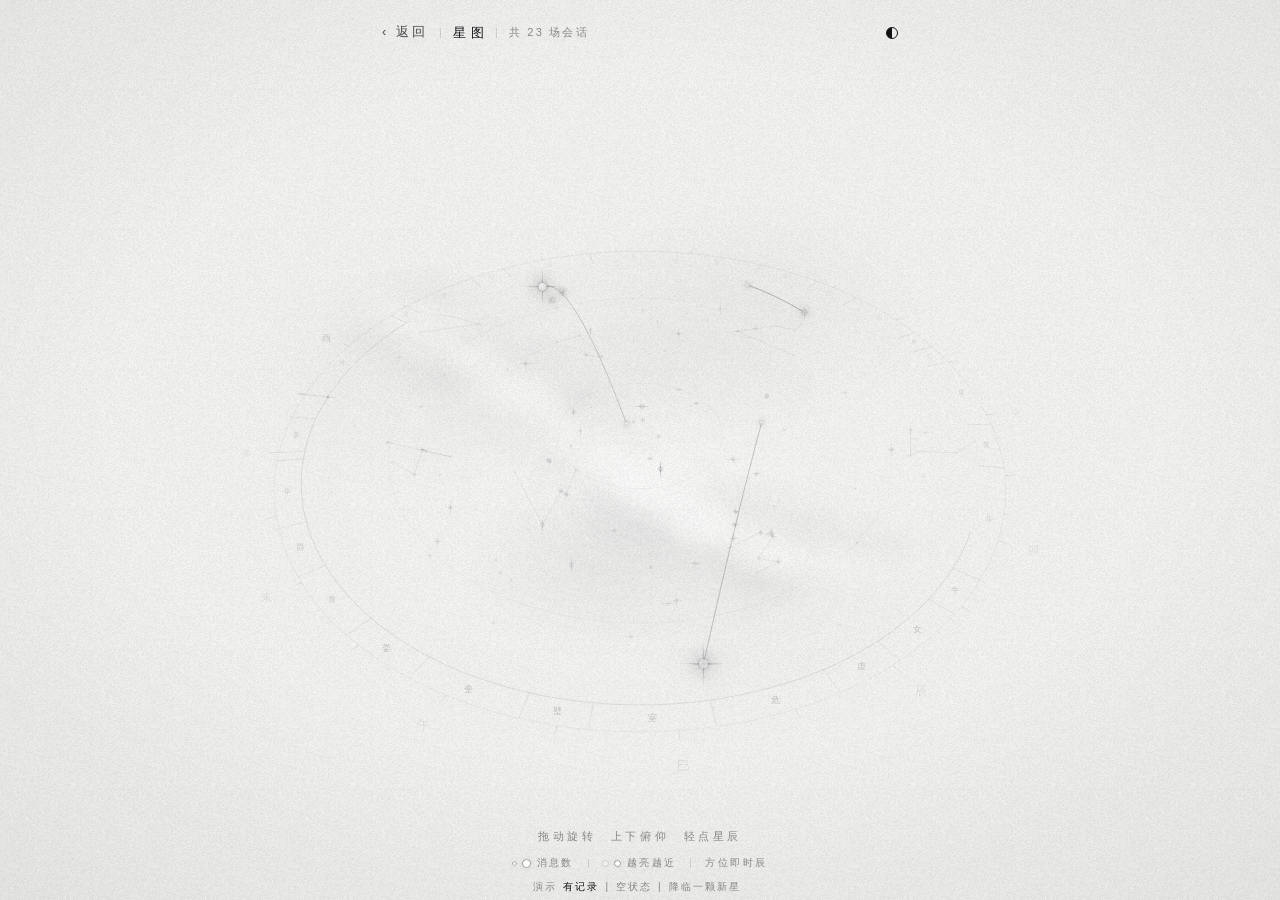
<file: starmap.html>
<!DOCTYPE html>
<html lang="zh-CN">
<head>
<meta charset="utf-8">
<meta name="viewport" content="width=device-width, initial-scale=1, viewport-fit=cover, user-scalable=no">
<title>显影 · 星图</title>
<style>
/* =====================================================================
   显影 · 传讯字卡（WHISPER CARDS）—— 星图（历史记录）
   设计概念：墨玉星盘 / 留白为光
   - 星 = 一圈淡墨晕 + 一粒素白光核；深色改为叠加发光的银灰冷光。
   - 语义：方位 = 开始的时辰；离圆心越近 = 越新；光核大小 = 消息数；亮度 = 时间远近。

   本版新增
   1) 空状态「此刻星位」：没有会话时，星盘不是空的，而是在“此刻时辰”的方位
      预留一枚未显影的星位——时辰针从天极指向它，外缘时辰字微亮。
      第一颗星正好会落在这里，空状态因此本身就是一种说明。
   1') 空状态与有星状态刻意不同：空时是一架立着的「浑仪」（七道环、日月、极轴、隐星），
      第一颗星到来时浑仪合拢为平放的星盘。详见 B7。
   2) 流星降临：预兆 → 划空 → 入轨 → 落定 → 归位，五幕。详见 B8。
   3) 有星状态的华彩：开场「星图展开」、银河光带、二十八宿天盘、时光之流、
      最近一颗星的脉动环、星名签、背景偶发小流星。详见 B8.5。
      · 自动：open() 时比较 Oracle.db.getSeenMark()，比它新的会话以流星登场
      · 手动：Oracle.starmap.arrive(session) 实时降临一颗
   兼容基线 Chrome 61：不用 flex gap / inset / clamp / aspect-ratio / 可选链。
   ===================================================================== */

/* ---------- 1. 设计令牌 ---------- */
:root {
  --bg: #f4f4f2;
  --ink: #121214;
  --ink2: rgba(18, 18, 20, 0.74);
  --mute: rgba(18, 18, 20, 0.46);
  --hair: rgba(18, 18, 20, 0.13);
  --glow: rgba(18, 18, 20, 0.16);
  --glow2: rgba(18, 18, 20, 0.07);
  --glass: rgba(246, 246, 244, 0.7);
  --core: #ffffff;
  --veil: rgba(18, 18, 20, 0.06);
  --grain-o: 0.05;
  --sans: "PingFang SC", "Hiragino Sans GB", "Noto Sans CJK SC", "Microsoft YaHei", sans-serif;
  --nav-h: 0px;
}
html.dark {
  --bg: #0b0b0d;
  --ink: #f1f1f3;
  --ink2: rgba(241, 241, 243, 0.76);
  --mute: rgba(241, 241, 243, 0.44);
  --hair: rgba(241, 241, 243, 0.13);
  --glow: rgba(205, 218, 245, 0.42);
  --glow2: rgba(205, 218, 245, 0.12);
  --glass: rgba(18, 18, 22, 0.62);
  --core: #ffffff;
  --veil: rgba(0, 0, 0, 0.55);
  --grain-o: 0.07;
}

/* ---------- 2. 基础 ---------- */
*, *::before, *::after { box-sizing: border-box; -webkit-tap-highlight-color: transparent; }
html, body { height: 100%; margin: 0; overflow: hidden; }
body {
  background: var(--bg);
  color: var(--ink);
  font-family: var(--sans);
  font-weight: 300;
  -webkit-font-smoothing: antialiased;
  transition: background-color 0.9s, color 0.9s;
}
button {
  font-family: inherit; color: inherit; background: none; border: 0; cursor: pointer;
  touch-action: manipulation; -webkit-user-select: none; user-select: none;
  transition: transform 0.14s cubic-bezier(0.2, 0.7, 0.2, 1), opacity 0.25s, color 0.25s;
}
button:active:not(:disabled) { transform: scale(0.94); opacity: 0.7; }
button:focus { outline: none; }
button:focus-visible { outline: 1px solid var(--mute); outline-offset: 4px; border-radius: 2px; }
[hidden] { display: none !important; }

/* ---------- 3. 天幕层 ---------- */
#smCanvas {
  position: fixed; top: 0; left: 0; width: 100%; height: 100%;
  z-index: 0; display: block; touch-action: none; cursor: grab;
  transition: opacity 0.35s;
}
#smCanvas:focus { outline: none; }
#veil {
  position: fixed; top: 0; left: 0; right: 0; bottom: 0; z-index: 1; pointer-events: none;
  background: radial-gradient(ellipse 75% 70% at 50% 46%, rgba(0, 0, 0, 0) 55%, var(--veil) 100%);
}
#grain { position: fixed; top: 0; left: 0; right: 0; bottom: 0; z-index: 1; pointer-events: none; opacity: var(--grain-o); }

/* ---------- 4. 页面骨架 ---------- */
#app { position: fixed; top: 0; left: 0; right: 0; bottom: 0; z-index: 2; pointer-events: none; }
.page { position: absolute; top: 0; left: 0; right: 0; bottom: 0; display: flex; justify-content: center; }
.col { position: relative; width: 100%; max-width: 560px; height: 100%; display: flex; flex-direction: column; }

.sm-top {
  display: flex; align-items: center;
  padding: 14px 22px 0;
  padding-top: calc(var(--nav-h) + 14px + env(safe-area-inset-top, 0px));
  pointer-events: auto;
}
.sm-back { padding: 10px 0; font-size: 12.5px; letter-spacing: 0.24em; color: var(--ink2); }
.sm-back:hover { color: var(--ink); }
.sm-top .sep { display: inline-block; width: 1px; height: 10px; background: var(--hair); margin: 0 12px; }
.sm-ttl { font-size: 13px; font-weight: 400; letter-spacing: 0.4em; margin-right: -0.4em; }
.sm-cnt { font-size: 11px; letter-spacing: 0.2em; color: var(--mute); font-variant-numeric: tabular-nums; transition: color 0.6s; }
.sm-cnt.lit { color: var(--ink); }
.sm-top .sp { flex: 1; }

.theme-btn { width: 36px; height: 36px; margin-right: -12px; display: flex; align-items: center; justify-content: center; }
.moon {
  display: inline-block; width: 12px; height: 12px; border-radius: 50%;
  border: 1px solid currentColor;
  background: linear-gradient(90deg, currentColor 50%, rgba(0, 0, 0, 0) 50%);
  transition: transform 0.9s cubic-bezier(0.5, 0, 0.2, 1);
}
html.dark .moon { transform: rotate(180deg); }

.starmap-stage { flex: 1; position: relative; min-height: 0; }

/* ---------- 空状态：文字落在星盘近缘之下 ---------- */
.sm-empty {
  position: absolute; top: 58%; left: 24px; right: 24px;
  text-align: center; pointer-events: none;
  animation: emptyIn 2.4s cubic-bezier(0.2, 0.7, 0.2, 1) both;
  transition: opacity 0.9s, transform 0.9s, filter 0.9s;
}
.sm-empty.leaving { opacity: 0; transform: translateY(8px); filter: blur(4px); }
.sm-empty::before {   /* 一缕悬丝从浑仪垂到文字 */
  content: ""; display: block; width: 1px; height: 34px; margin: 0 auto 20px;
  background: linear-gradient(rgba(0, 0, 0, 0), var(--mute)); opacity: 0.6;
}
.sm-empty .t { display: block; font-size: 15px; font-weight: 300; letter-spacing: 0.56em; padding-left: 0.56em; color: var(--ink); }
.sm-empty .now {
  display: inline-block; margin-top: 14px; font-size: 10.5px; letter-spacing: 0.32em; padding-left: 0.32em;
  color: var(--ink2); font-variant-numeric: tabular-nums;
}
/* 与画布上的星位同形：一枚空心小菱 */
.sm-empty .now i {
  display: inline-block; width: 5px; height: 5px; margin-right: 9px; vertical-align: 1px;
  border: 1px solid currentColor; transform: rotate(45deg); opacity: 0.7;
}
.sm-empty small { display: block; margin-top: 12px; font-size: 11px; line-height: 1.95; letter-spacing: 0.16em; color: var(--mute); }
.sm-go {
  margin-top: 28px; padding: 10px 0 10px 0.46em; pointer-events: auto;
  font-size: 12.5px; font-weight: 400; letter-spacing: 0.46em; color: var(--ink);
  border-bottom: 1px solid var(--hair);
}
@keyframes emptyIn { from { opacity: 0; filter: blur(4px); } to { opacity: 1; filter: none; } }

/* ---------- 新星显影提示 ---------- */
.sm-toast {
  position: absolute; left: 0; right: 0; z-index: 3;
  top: calc(var(--nav-h) + 66px + env(safe-area-inset-top, 0px));
  text-align: center; pointer-events: none;
  opacity: 0; transform: translateY(-6px); filter: blur(3px);
  transition: opacity 1.1s, transform 1.1s, filter 1.1s;
}
.sm-toast.on { opacity: 1; transform: none; filter: none; }
.sm-toast .k { display: block; font-size: 10.5px; letter-spacing: 0.42em; padding-left: 0.42em; color: var(--mute); }
.sm-toast .v { display: block; margin-top: 7px; font-size: 12.5px; letter-spacing: 0.3em; padding-left: 0.3em; color: var(--ink2); font-variant-numeric: tabular-nums; }

/* ---------- 底部图例 ---------- */
.foot {
  position: absolute; left: 0; right: 0;
  bottom: calc(30px + env(safe-area-inset-bottom, 0px));
  text-align: center; pointer-events: none;
  transition: opacity 0.8s, transform 0.8s;
}
.foot.off, .foot.void { opacity: 0; transform: translateY(8px); }
.foot .hint { display: block; margin-bottom: 12px; font-size: 10.5px; letter-spacing: 0.34em; color: var(--mute); transition: opacity 1.2s; }
.foot .hint.gone { opacity: 0; }
.legend { display: flex; justify-content: center; align-items: center; font-size: 10px; letter-spacing: 0.24em; color: var(--mute); }
.legend .g { display: flex; align-items: center; }
.legend .sep { display: inline-block; width: 1px; height: 9px; background: var(--hair); margin: 0 14px; }
.legend .d {
  display: inline-block; border-radius: 50%; margin-right: 7px; background: var(--core);
  box-shadow: 0 0 0 0.6px var(--mute), 0 0 6px var(--glow);
}
html.dark .legend .d { box-shadow: 0 0 5px var(--glow), 0 0 10px var(--glow2); }

/* ---------- 5. 会话卡片 ---------- */
.card {
  position: absolute; left: 0; right: 0; bottom: 0;
  padding: 22px 30px 4px;
  padding-bottom: calc(4px + env(safe-area-inset-bottom, 0px));
  background: var(--bg);
  border-top: 1px solid var(--hair);
  box-shadow: 0 -10px 30px var(--glow2);
  pointer-events: auto;
  transform: translateY(105%);
  transition: transform 0.65s cubic-bezier(0.2, 0.7, 0.2, 1), background-color 0.9s;
}
@supports ((-webkit-backdrop-filter: blur(1px)) or (backdrop-filter: blur(1px))) {
  .card, .ov { background: var(--glass); -webkit-backdrop-filter: blur(20px); backdrop-filter: blur(20px); }
}
.card.on { transform: translateY(0); }
.ch { display: flex; align-items: baseline; }
.cn { font-size: 11px; letter-spacing: 0.3em; color: var(--mute); margin-right: 6px; }
.cno { font-size: 26px; font-weight: 300; letter-spacing: 0.16em; line-height: 1; font-variant-numeric: tabular-nums; text-shadow: 0 0 14px var(--glow2); }
.ch .sp { flex: 1; }
.ab { font-size: 12px; letter-spacing: 0.24em; padding: 8px 0 8px 14px; color: var(--mute); }
.ab:hover { color: var(--ink); }
.ct { margin-top: 8px; font-size: 12px; letter-spacing: 0.18em; color: var(--ink2); font-variant-numeric: tabular-nums; }
.ct .sc { margin-left: 12px; color: var(--mute); letter-spacing: 0.24em; }
.cm { display: flex; align-items: center; flex-wrap: wrap; margin-top: 8px; font-size: 11px; letter-spacing: 0.2em; color: var(--mute); line-height: 1.8; }
.cm .sep { display: inline-block; width: 1px; height: 9px; background: var(--hair); margin: 0 12px; }
.ca { display: flex; align-items: center; justify-content: center; margin-top: 14px; border-top: 1px solid var(--hair); }
.ca .sep { display: inline-block; width: 1px; height: 14px; background: var(--hair); }
.cb { flex: 1; font-size: 13.5px; font-weight: 400; letter-spacing: 0.36em; padding: 14px 0 12px 0.36em; }

/* ---------- 6. 全篇 / 回放覆盖层 ---------- */
.ov {
  position: fixed; top: 0; left: 0; right: 0; bottom: 0; z-index: 40;
  display: flex; justify-content: center; background: var(--bg);
  opacity: 0; transition: opacity 0.45s;
}
.ov.on { opacity: 1; }
.ov-sheet {
  width: 100%; max-width: 560px; height: 100%; display: flex; flex-direction: column;
  padding: 0 26px; padding-top: calc(var(--nav-h) + 14px + env(safe-area-inset-top, 0px));
}
.ov-bar { display: flex; align-items: center; padding-bottom: 10px; }
.ov-bar .sp { flex: 1; }
.ov-title { font-size: 11.5px; letter-spacing: 0.3em; color: var(--mute); }
.sess-replay-bar { display: flex; align-items: center; padding: 6px 0 14px; border-bottom: 1px solid var(--hair); }
.sess-play-btn { font-size: 12px; letter-spacing: 0.3em; padding: 8px 0.3em 8px 0; min-width: 52px; text-align: left; }
.sess-track { flex: 1; height: 28px; position: relative; margin: 0 14px; cursor: pointer; }
.sess-track::before { content: ""; position: absolute; left: 0; right: 0; top: 50%; height: 1px; background: var(--hair); }
.sess-fill { position: absolute; left: 0; top: 50%; height: 1px; width: 0; background: var(--ink); transition: width 0.4s; }
.sess-knob {
  position: absolute; top: 50%; left: 0; width: 7px; height: 7px; margin: -3.5px 0 0 -3.5px; border-radius: 50%;
  background: var(--core); box-shadow: 0 0 0 0.6px var(--ink), 0 0 8px var(--glow); transition: left 0.4s;
}
.sess-clk { font-size: 10.5px; letter-spacing: 0.14em; color: var(--mute); min-width: 44px; text-align: right; font-variant-numeric: tabular-nums; }
.sess-body { flex: 1; min-height: 0; overflow-y: auto; -webkit-overflow-scrolling: touch; padding: 18px 0 40px; }
.ev { text-align: center; padding: 16px 0; animation: evIn 0.9s cubic-bezier(0.2, 0.7, 0.2, 1) both; }
.ev-q { font-size: 19px; letter-spacing: 0.06em; line-height: 1.75; }
.ev-row { display: flex; justify-content: center; flex-wrap: wrap; }
.tile {
  min-width: 42px; height: 56px; margin: 4px; padding: 0 8px; display: flex; flex-direction: column; align-items: center; justify-content: center;
  border-radius: 5px; box-shadow: inset 0 0 0 1px var(--hair), 0 4px 16px var(--glow2);
  font-size: 19px; font-weight: 300;
}
.tile.tf { min-width: 74px; height: 76px; font-size: 14px; letter-spacing: 0.2em; }
.tile .tn { font-size: 9.5px; letter-spacing: 0.2em; color: var(--mute); margin-bottom: 4px; }
.tile .kw { font-size: 10px; letter-spacing: 0.2em; color: var(--mute); margin-top: 4px; }
.ev-tm { display: block; margin-top: 8px; font-size: 10px; letter-spacing: 0.14em; color: var(--mute); font-variant-numeric: tabular-nums; }
@keyframes evIn { from { opacity: 0; transform: translateY(6px); filter: blur(3px); } to { opacity: 1; transform: none; filter: none; } }

@media (prefers-reduced-motion: reduce) {
  .card, .ov, .foot, .ev, .sm-empty, .sm-toast { transition: none; animation: none; }
}

/* 仅演示用，接入时连同 HTML 一起删除 */
.demo-bar {
  position: fixed; z-index: 1; left: 0; right: 0; bottom: 0; text-align: center;
  padding-bottom: calc(2px + env(safe-area-inset-bottom, 0px));
  font-size: 10px; letter-spacing: 0.2em; color: var(--mute);
}
.demo-bar button { padding: 4px 6px; font-size: 10px; letter-spacing: 0.2em; color: var(--mute); }
.demo-bar button.on { color: var(--ink); }
</style>
</head>
<body>
<canvas id="smCanvas" tabindex="0" aria-label="星图：拖动旋转星盘，左右方向键在会话之间切换"></canvas>
<div id="grain"></div>
<div id="veil"></div>

<div id="app">
  <section class="page" data-page="starmap" id="pageStarmap">
    <div class="col">
      <header class="sm-top">
        <button class="sm-back" id="btnStarmapBack" type="button" aria-label="返回对话">‹ 返回</button>
        <i class="sep"></i>
        <span class="sm-ttl">星图</span>
        <i class="sep"></i>
        <span class="sm-cnt" id="smCnt">共 0 场会话</span>
        <span class="sp"></span>
        <button class="theme-btn" id="btnStarmapTheme" type="button" aria-label="切换深浅色"><i class="moon"></i></button>
      </header>

      <div class="sm-toast" id="smToast" aria-live="polite">
        <span class="k">一颗新星显影</span>
        <span class="v" id="smToastV"></span>
      </div>

      <div class="starmap-stage" id="starmapStage">
        <div class="sm-empty" id="smEmpty" hidden>
          <span class="t">还没有星辰显影</span>
          <span class="now" id="smNow"><i></i>此刻 · 子时方位</span>
          <small>完成一次会话并「送走」后，它会化作流星<br>浑仪随之合拢成星盘，第一颗星落进这枚星位</small>
          <button class="sm-go" id="smEmptyGo" type="button">开始一场会话</button>
        </div>
        <div class="foot" id="smFoot">
          <span class="hint" id="smHint">拖动旋转　上下俯仰　轻点星辰</span>
          <div class="legend">
            <span class="g"><i class="d" style="width:3px;height:3px"></i><i class="d" style="width:7px;height:7px"></i>消息数</span>
            <i class="sep"></i>
            <span class="g"><i class="d" style="width:5px;height:5px;opacity:.35"></i><i class="d" style="width:5px;height:5px"></i>越亮越近</span>
            <i class="sep"></i>
            <span class="g">方位即时辰</span>
          </div>
        </div>
      </div>

      <div class="card" id="smCard" role="dialog" aria-labelledby="smCno" hidden>
        <div class="ch">
          <span class="cn">No.</span>
          <span class="cno" id="smCno">----</span>
          <span class="sp"></span>
          <button class="ab" id="smCardClose" type="button">收起</button>
        </div>
        <div class="ct" id="smMeta"></div>
        <div class="cm"><span id="smMsg"></span><i class="sep"></i><span id="smDur"></span><i class="sep"></i><span id="smDeck"></span></div>
        <div class="ca">
          <button class="cb" id="smBtnReplay" type="button">回放</button>
          <i class="sep"></i>
          <button class="cb" id="smBtnView" type="button">展开全篇</button>
        </div>
      </div>
    </div>
  </section>
</div>

<!-- 仅演示用 -->
<div class="demo-bar" id="demoBar">演示<button type="button" data-demo="full" class="on">有记录</button>|<button type="button" data-demo="empty">空状态</button>|<button type="button" data-demo="arrive">降临一颗新星</button></div>

<!-- 全篇 / 回放覆盖层 -->
<div class="ov" id="ovSession" role="dialog" aria-labelledby="sessTitle" hidden>
  <div class="ov-sheet">
    <div class="ov-bar">
      <button class="sm-back" id="sessClose" type="button">‹ 收起</button>
      <span class="sp"></span>
      <span class="ov-title" id="sessTitle"></span>
    </div>
    <div class="sess-replay-bar" id="replayBar" hidden>
      <button class="sess-play-btn" id="playBtn" type="button">暂停</button>
      <div class="sess-track" id="sessTrack"><i class="sess-fill" id="sessFill"></i><i class="sess-knob" id="sessKnob"></i></div>
      <span class="sess-clk" id="sessClk">0/0</span>
    </div>
    <div class="sess-body"><div class="sess-hist" id="sessHist"></div></div>
  </div>
</div>

<script>
/* =====================================================================
   A. 演示外壳：模拟数据与 UI 钩子
   接入正式项目时，用真实的 Oracle.db / Oracle.ui 替换本段。星图模块（B 段）依赖：
     Oracle.db.loadSessions()            → Promise<会话数组>
     Oracle.db.loadEvents(no)            → Promise<事件数组>
     Oracle.db.getSeenMark()  （可选）    → 上次看过的最新会话 startedAt；null 表示从未打开
     Oracle.db.setSeenMark(ts)（可选）    → 记下已看过的最新会话
     Oracle.ui.openOv / closeOv
   会话结束「送走」时，若星图正开着，可直接调用 Oracle.starmap.arrive(session)。
   地址后加 #empty 可直接预览空状态。
   ===================================================================== */
(function (win) {
  'use strict';
  var O = win.Oracle = win.Oracle || {};
  var DAY = 86400000;

  function rngOf(seed) {
    var a = seed | 0;
    return function () {
      a = a + 0x6D2B79F5 | 0;
      var t = Math.imul(a ^ a >>> 15, 1 | a);
      t = t + Math.imul(t ^ t >>> 7, 61 | t) ^ t;
      return ((t ^ t >>> 14) >>> 0) / 4294967296;
    };
  }

  var deckSets = [['字卡'], ['字卡', '塔罗'], ['字卡', '特殊卡'], ['字卡', '特殊卡', '塔罗'], ['塔罗']];
  var sessions = [];
  var extras = [];       /* 演示中“降临”的新会话 */
  var r = rngOf(20261126);
  var now = Date.now();
  var day = 70, i;
  for (i = 0; i < 23; i++) {
    day -= 1 + Math.floor(r() * 5);
    if (day < 0) { day = 0; }
    var base = new Date(now - day * DAY);
    var hourPick = r() < 0.7 ? 19 + r() * 9 : r() * 24;
    base.setHours(Math.floor(hourPick) % 24, Math.floor(r() * 60), 0, 0);
    var start = Math.min(base.getTime(), now - 3600000 * (24 - i));
    var msg = 4 + Math.floor(Math.pow(r(), 1.4) * 34);
    sessions.push({
      no: String(8781 + i), startedAt: start,
      endedAt: start + (6 + msg * (0.6 + r())) * 60000,
      msgCount: msg, decks: deckSets[Math.floor(r() * deckSets.length)]
    });
  }
  var demoEmpty = win.location.hash === '#empty';

  function visible() { return (demoEmpty ? [] : sessions).concat(extras); }
  function all() { return sessions.concat(extras); }

  /* 已读标记：演示里存在内存中；正式项目里存进 IndexedDB 或 localStorage。
     初始设为倒数第二场，于是首次打开时最新一场会以流星登场。 */
  var seen = demoEmpty ? null : sessions[sessions.length - 2].startedAt;

  var Q = ['你还在吗', '今晚的风是你吗', '我该不该离开这座城', '那封信你收到了吗', '你想对我说什么', '我们还会再见吗', '这条路走得对吗', '要等多久', '你在看着我吗', '我梦见的是你吗'];
  var WORDS = ['是', '否', '等', '光', '门', '水', '归', '静', '远', '未', '安', '风', '近', '梦', '晴', '桥'];
  var TAROT = [
    { name: '星星', num: 'XVII', upright: '希望', reversed: '迷失' },
    { name: '月亮', num: 'XVIII', upright: '直觉', reversed: '释怀' },
    { name: '隐者', num: 'IX', upright: '内省', reversed: '孤立' },
    { name: '太阳', num: 'XIX', upright: '明朗', reversed: '延迟' },
    { name: '命运之轮', num: 'X', upright: '转机', reversed: '停滞' }
  ];

  function mockEvents(no) {
    var list0 = all(), s = null, k;
    for (k = 0; k < list0.length; k++) { if (list0[k].no === no) { s = list0[k]; } }
    if (!s) { return []; }
    var rr = rngOf(+no * 97), list = [];
    var span = (s.endedAt - s.startedAt) / s.msgCount;
    for (k = 0; k < s.msgCount; k++) {
      var at = s.startedAt + k * span;
      if (k % 2 === 0) {
        list.push({ who: 'me', text: Q[Math.floor(rr() * Q.length)], at: at });
      } else {
        var cards = [];
        if (s.decks.indexOf('塔罗') >= 0 && rr() < 0.3) {
          var t = TAROT[Math.floor(rr() * TAROT.length)];
          cards.push({ kind: 'tarot', name: t.name, num: t.num, upright: t.upright, reversed: t.reversed, side: rr() < 0.3 ? 'reversed' : 'upright' });
        } else {
          var n = 1 + Math.floor(rr() * 3), j;
          for (j = 0; j < n; j++) { cards.push({ kind: 'word', text: WORDS[Math.floor(rr() * WORDS.length)] }); }
        }
        list.push({ who: 'spirit', cards: cards, at: at });
      }
    }
    return list;
  }

  O.db = {
    loadSessions: function () { return Promise.resolve(visible()); },
    loadEvents: function (no) { return Promise.resolve(mockEvents(no)); },
    getSeenMark: function () { return seen; },
    setSeenMark: function (ts) { seen = ts; }
  };

  O.ui = {
    openOv: function (ov, focusEl) {
      ov.hidden = false; void ov.offsetHeight; ov.classList.add('on');
      if (focusEl) { focusEl.focus(); }
    },
    closeOv: function (ov) {
      ov.classList.remove('on');
      win.setTimeout(function () { if (!ov.classList.contains('on')) { ov.hidden = true; } }, 460);
    }
  };

  if (win.matchMedia && win.matchMedia('(prefers-color-scheme: dark)').matches) {
    document.documentElement.classList.add('dark');
  }
  document.getElementById('btnStarmapTheme').addEventListener('click', function () {
    document.documentElement.classList.toggle('dark');
  });
  function goBack() { if (win.history.length > 1) { win.history.back(); } }
  document.getElementById('btnStarmapBack').addEventListener('click', goBack);
  document.getElementById('smEmptyGo').addEventListener('click', goBack);

  /* 模拟一场刚刚“送走”的会话 */
  function mockArrival() {
    var list0 = all();
    var last = list0[list0.length - 1];
    var rr = Math.random;
    var msgN = 4 + Math.floor(Math.pow(rr(), 1.3) * 30);
    var t1 = Date.now();
    var t0 = Math.max(t1 - (6 + msgN) * 60000, last.startedAt + 60000);
    var s = {
      no: String(+last.no + 1), startedAt: t0, endedAt: Math.max(t1, t0 + 60000),
      msgCount: msgN, decks: deckSets[Math.floor(rr() * deckSets.length)]
    };
    extras.push(s);
    return s;
  }

  var bar = document.getElementById('demoBar');
  var btns = bar.querySelectorAll('button[data-demo]');
  function markDemo() {
    var k;
    for (k = 0; k < btns.length; k++) {
      var m = btns[k].getAttribute('data-demo');
      if (m === 'arrive') { continue; }
      btns[k].classList.toggle('on', (m === 'empty') === demoEmpty);
    }
  }
  markDemo();
  bar.addEventListener('click', function (e) {
    var m = e.target.getAttribute && e.target.getAttribute('data-demo');
    if (!m || !O.starmap) { return; }
    if (m === 'arrive') { O.starmap.arrive(mockArrival()); return; }
    demoEmpty = m === 'empty';
    if (demoEmpty) { extras.length = 0; }
    markDemo();
    O.starmap.open();
  });

  /* 纸纹 */
  var g = document.createElement('canvas');
  g.width = g.height = 140;
  var gc = g.getContext('2d');
  var img = gc.createImageData(140, 140), p;
  for (p = 0; p < img.data.length; p += 4) {
    var v = Math.random() * 255;
    img.data[p] = img.data[p + 1] = img.data[p + 2] = v;
    img.data[p + 3] = 255;
  }
  gc.putImageData(img, 0, 0);
  document.getElementById('grain').style.backgroundImage = 'url(' + g.toDataURL() + ')';
})(window);

/* =====================================================================
   B. 星图模块  Oracle.starmap  { mount, open, close, arrive }
   ---------------------------------------------------------------------
   B1 工具函数          B6 绘制：星辰（背景星 / 会话星 / 星轨）
   B2 状态与主题        B7 绘制：空状态「此刻星位」
   B3 布局与模型        B8 流星降临
   B4 三维投影与相机     B9 动效与帧循环
   B5 星云与星盘刻度     B10 交互   B11 卡片与全篇 / 回放   B12 对外接口
   ===================================================================== */
(function (win) {
  'use strict';
  var O = win.Oracle = win.Oracle || {};
  var doc = win.document;
  var TAU = Math.PI * 2;
  var SHICHEN = ['子', '丑', '寅', '卯', '辰', '巳', '午', '未', '申', '酉', '戌', '亥'];
  var reduceMotion = !!(win.matchMedia && win.matchMedia('(prefers-reduced-motion: reduce)').matches);

  /* ---------- B1 工具函数 ---------- */
  function clamp(v, a, b) { return v < a ? a : (v > b ? b : v); }
  function smooth(t) { t = clamp(t, 0, 1); return t * t * (3 - 2 * t); }
  function nowMs() { return win.performance && win.performance.now ? win.performance.now() : Date.now(); }
  function pad2(n) { return (n < 10 ? '0' : '') + n; }
  function el(tag, cls, text) {
    var n = doc.createElement(tag);
    if (cls) { n.className = cls; }
    if (text != null) { n.textContent = text; }
    return n;
  }
  function mulberry(a) {
    return function () {
      a = a + 0x6D2B79F5 | 0;
      var t = Math.imul(a ^ a >>> 15, 1 | a);
      t = t + Math.imul(t ^ t >>> 7, 61 | t) ^ t;
      return ((t ^ t >>> 14) >>> 0) / 4294967296;
    };
  }
  function formatDate(ts) {
    if (!ts) { return ''; }
    var d = new Date(ts);
    return d.getFullYear() + '.' + pad2(d.getMonth() + 1) + '.' + pad2(d.getDate()) + ' ' + pad2(d.getHours()) + ':' + pad2(d.getMinutes());
  }
  function shichenIdx(ts) { return Math.floor(((new Date(ts).getHours() + 1) % 24) / 2); }
  function shichenOf(ts) { return SHICHEN[shichenIdx(ts)] + '时'; }
  /* 一天 24 小时映射到星盘一周，子时（0 点）在正北 */
  function hourAngle(ts) {
    var d = new Date(ts);
    return (d.getHours() + d.getMinutes() / 60) / 24 * TAU - Math.PI / 2;
  }

  /* ---------- B2 状态与主题 ---------- */
  var refs = null, ctx = null;
  var sessions = [], curSess = null, events = [];
  var running = false, rafId = 0, lastTs = 0, clock = 0;

  /* 布局：R / CY 会向目标值缓动，空状态 ↔ 有星 之间平滑过渡 */
  var W = 0, H = 0, DPR = 1, CX = 0, CY = 0, R = 160, DIST = 500;
  var CY_T = 0, R_T = 160, layReady = false;

  var T_REST = 0.88, T_MIN = 0.34, T_MAX = 1.36;
  var AUTO_SPIN = 0.000035;
  var view = { rot: 0.4, vel: 0, tilt: T_REST, tiltV: 0, dragging: false };
  var cam = { z: 1, fx: 0, fy: 0, ox: 0, oy: 0, follow: false, kick: 0 };

  var ST = [], FIELD = [], LINKS = [], NEB = [], RINGS = [];
  var RIPS = [], MOTES = [], METEORS = [], SPARKS = [];
  var DUST = [], IMPACTS = [];   /* 流星星尘 / 落点效果 */
  var ARM = [], LATENT = [];     /* 空状态浑仪的环 / 隐星 */
  var labelFlare = [0, 0, 0, 0, 0, 0, 0, 0, 0, 0, 0, 0];
  var MW = null;                       /* 银河纹理 */
  var introT = -1, INTRO_MS = 4800;    /* 开场「星图展开」计时，-1 表示不在开场中 */
  var AMB = [], ambNext = 7000;        /* 背景偶发的小流星 */
  var RIM_OUT = [];
  /* 二十八宿与古度（合 365¼ 度），用于外缘天盘的不等分 */
  var XIU = [['角', 12], ['亢', 9], ['氐', 15], ['房', 5], ['心', 5], ['尾', 18], ['箕', 11],
             ['斗', 26], ['牛', 8], ['女', 12], ['虚', 10], ['危', 17], ['室', 16], ['壁', 9],
             ['奎', 16], ['娄', 12], ['胃', 14], ['昴', 11], ['毕', 16], ['觜', 2], ['参', 9],
             ['井', 33], ['鬼', 4], ['柳', 15], ['星', 7], ['张', 18], ['翼', 18], ['轸', 17]];
  function introAt(t0, len) { return introT < 0 ? 1 : smooth((introT - t0) / len); }

  var sel = -1, hover = -1;
  var emptyMode = false;
  var emptyK = 0;            /* 0 = 有星，1 = 空状态；缓动值，驱动所有空状态视觉 */
  var nowA = 0, nowIdx = 0, nowTick = -1e9;   /* 此刻的方位角与时辰，每 20 秒刷新 */
  var pointer = { x: -9999, y: -9999, inside: false, touch: false, acc: 0, lastRip: 0 };
  var mh = { x: -9999, y: -9999, on: false };  /* 流星头部位置：途经的星会被“惊动” */
  var moteTimer = 0, alphaMul = 1;
  var TH = null, toastTimer = 0;

  function makeGlow(rgb, soft) {
    var c = doc.createElement('canvas'); c.width = c.height = 64;
    var g = c.getContext('2d');
    var gr = g.createRadialGradient(32, 32, 0, 32, 32, 32);
    gr.addColorStop(0, 'rgba(' + rgb + ',1)');
    gr.addColorStop(soft ? 0.18 : 0.3, 'rgba(' + rgb + ',' + (soft ? 0.38 : 0.7) + ')');
    gr.addColorStop(soft ? 0.5 : 0.62, 'rgba(' + rgb + ',' + (soft ? 0.08 : 0.16) + ')');
    gr.addColorStop(1, 'rgba(' + rgb + ',0)');
    g.fillStyle = gr; g.fillRect(0, 0, 64, 64);
    return c;
  }
  function makeSpike(rgb) {
    var S = 128, c = doc.createElement('canvas'); c.width = c.height = S;
    var g = c.getContext('2d'), m = S / 2;
    function ray(len, w, ang) {
      g.save(); g.translate(m, m); g.rotate(ang);
      var gr = g.createRadialGradient(0, 0, 0, 0, 0, len);
      gr.addColorStop(0, 'rgba(' + rgb + ',1)');
      gr.addColorStop(0.22, 'rgba(' + rgb + ',0.55)');
      gr.addColorStop(1, 'rgba(' + rgb + ',0)');
      g.fillStyle = gr;
      g.beginPath();
      g.moveTo(-len, 0); g.lineTo(0, -w); g.lineTo(len, 0); g.lineTo(0, w);
      g.closePath(); g.fill(); g.restore();
    }
    ray(m, 2.4, 0); ray(m, 2.4, Math.PI / 2);
    ray(m * 0.36, 1.5, Math.PI / 4); ray(m * 0.36, 1.5, -Math.PI / 4);
    return c;
  }

  function buildTheme() {
    var dark = doc.documentElement.classList.contains('dark');
    var halo = dark ? '168,188,228' : '22,24,32';
    var spk = dark ? '226,233,250' : '22,24,32';
    var warm = dark ? '236,241,255' : '18,18,20';
    TH = {
      dark: dark,
      blend: dark ? 'lighter' : 'source-over',
      line: dark ? '220,228,248' : '18,18,20',
      tail: dark ? '178,198,240' : '18,18,20',
      haloA: dark ? 0.34 : 0.26,
      fieldHaloA: dark ? 0.34 : 0.62,
      spikeA: dark ? 0.62 : 0.55,
      halo: makeGlow(halo, true),
      haloTight: makeGlow(halo, false),
      haloWarm: makeGlow(warm, true),
      core: makeGlow('255,255,255', false),
      coreWarm: makeGlow('255,255,255', false),
      spike: makeSpike(spk),
      spikeWarm: makeSpike(warm)
    };
    MW = makeMilkyWay(dark);
  }

  /* ---------- B3 布局与模型 ---------- */
  function resize(snap) {
    if (!refs) { return; }
    W = win.innerWidth; H = win.innerHeight;
    DPR = Math.min(win.devicePixelRatio || 1, 2);
    refs.canvas.width = Math.round(W * DPR);
    refs.canvas.height = Math.round(H * DPR);
    var st = refs.stage.getBoundingClientRect();
    var colW = Math.min(W, 760);
    CX = W / 2;
    CY_T = st.top + st.height * (emptyMode ? 0.42 : 0.45);
    var portrait = H / W > 1.3;
    var prevRest = T_REST;
    /* 空状态视线压低，浑仪的立体穿插更明显；有星时更正视，便于读盘。
       两者之间由俯仰弹簧自然过渡——像整架仪器缓缓转向你 */
    T_REST = emptyMode ? (portrait ? 0.98 : 1.08) : (portrait ? 0.64 : 0.88);
    if (snap || view.tilt === prevRest) { view.tilt = T_REST; view.tiltV = 0; }
    R_T = Math.max(110, Math.min(colW / 2 - (portrait ? 38 : 26), (st.height * 0.5 - 78) / 1.02, 330));
    if (emptyMode) { R_T = Math.max(96, Math.min(R_T * 0.9, (st.height - 300) * 0.4)); }
    if (snap || !layReady) { CY = CY_T; R = R_T; layReady = true; }
    DIST = R * 3.4;
    /* 空状态文字放在星盘近侧边缘（含时辰字）之下 */
    if (refs.empty && emptyMode) {
      var lr = 1.17 * R_T, D = R_T * 3.4;
      var nearY = lr * Math.cos(T_REST) * D / (D - lr * Math.sin(T_REST));
      var low = 1.12 * R_T * Math.sin(T_REST);   /* 子午环的下缘 */
      refs.empty.style.top = Math.round(Math.min(CY_T - st.top + Math.max(nearY, low) + 4, st.height - 262)) + 'px';
    }
  }

  /* 背景：盘面星、天球远星、星官、星云、星轨环（只与屏幕尺寸有关） */
  function buildField() {
    var rng = mulberry(4402), i, j;
    FIELD = []; LINKS = [];
    var area = W * H;
    var nDisc = Math.round(clamp(area / 3400, 90, 230));
    var nSphere = Math.round(clamp(area / 7000, 50, 140));
    function star(r, a, h, mag, kind) {
      FIELD.push({ r: r, a: a, h: h, mag: mag, kind: kind, size: 0.6 + mag * 1.6, spk: mag > 0.62,
        tw: 0.0006 + rng() * 0.0022, ph: rng() * TAU, res: 0 });
    }
    for (i = 0; i < nDisc; i++) { star(Math.sqrt(rng()) * 1.02, rng() * TAU, (rng() - 0.5) * 0.09, Math.pow(rng(), 2.4), 0); }
    for (i = 0; i < nSphere; i++) {
      var u = rng() * 2 - 1, th = rng() * TAU, rad = 1.55 + rng() * 0.4;
      star(Math.sqrt(1 - u * u) * rad, th, u * rad, Math.pow(rng(), 2) * 0.75, 1);
    }
    for (i = 0; i < 7; i++) {
      var cr = 0.3 + rng() * 0.62, ca = rng() * TAU, n = 4 + Math.floor(rng() * 3);
      var base = FIELD.length, x0 = Math.cos(ca) * cr, y0 = Math.sin(ca) * cr;
      for (j = 0; j < n; j++) {
        var x = x0 + (rng() - 0.5) * 0.22, y = y0 + (rng() - 0.5) * 0.22;
        star(Math.sqrt(x * x + y * y), Math.atan2(y, x), (rng() - 0.5) * 0.04, 0.45 + rng() * 0.45, 2);
      }
      var used = [base], cur = base;
      while (used.length < n) {
        var best = -1, bd = 9;
        for (j = base; j < base + n; j++) {
          if (used.indexOf(j) >= 0) { continue; }
          var d = polarDist(FIELD[cur], FIELD[j]);
          if (d < bd) { bd = d; best = j; }
        }
        LINKS.push([cur, best]); used.push(best); cur = best;
      }
    }
    NEB = [];
    for (i = 0; i < 6; i++) {
      NEB.push({ r: 0.25 + rng() * 0.6, a: rng() * TAU, rad: 0.35 + rng() * 0.35, a0: 0.6 + rng() * 0.5, drift: (rng() - 0.5) * 0.00003 });
    }
    RINGS = [];
    var rr = [0.25, 0.5, 0.75], q;
    for (q = 0; q < rr.length; q++) { RINGS.push({ pts: circlePts(rr[q], 0, 0), alpha: 0.05, dash: q === 1 }); }
    RINGS.push({ pts: circlePts(1, 0, 0), alpha: 0.16 });
    RINGS.push({ pts: circlePts(0.86, 0.41, 0.7), alpha: 0.07, ecl: true });
    RIM_OUT = circlePts(1.075, 0, 0);
    buildArmillary();
  }

  /* 会话星：方位 = 时辰，半径 = 新旧。保留已有星的动态状态，
     新星的半径 / 亮度目标改变时，旧星会缓缓向外让位。
     pending：以 no 为键，这些星先不显影，等流星落下。 */
  function placeFor(i, N) {
    var k = N > 1 ? (N - 1 - i) / (N - 1) : 0;
    return { r: N > 1 ? 0.2 + 0.72 * Math.pow(k, 0.85) : 0.42, b: N > 1 ? 1 - 0.58 * k : 1 };
  }
  function buildStars(pending) {
    var selNo = sel >= 0 && ST[sel] ? ST[sel].sess.no : null;
    sessions.sort(function (a, b) { return a.startedAt - b.startedAt; });
    var prev = {}, i;
    for (i = 0; i < ST.length; i++) { prev[ST[i].sess.no] = ST[i]; }
    var N = sessions.length, out = [];
    for (i = 0; i < N; i++) {
      var s = sessions[i], pl = placeFor(i, N), o = prev[s.no];
      if (o) { o.sess = s; o.rT = pl.r; o.bT = pl.b; out.push(o); continue; }
      var jr = mulberry((+s.no || i) * 31 + 7);
      out.push({
        sess: s, r: pl.r, rT: pl.r, bright: pl.b, bT: pl.b,
        a: hourAngle(s.startedAt) + (jr() - 0.5) * 0.08,
        h: (jr() - 0.5) * 0.03,
        size: clamp(1.7 + Math.sqrt(s.msgCount || 1) * 0.6, 2.2, 5.6),
        spike: (s.msgCount || 0) >= 14,
        ph: jr() * TAU,
        dev: pending && pending[s.no] ? 0 : 1, devOn: false,
        heat: 0, hov: 0, px: 0, py: 0, pz: 0, pf: 1, rx: 0, ry: 0
      });
    }
    ST = out;
    sel = -1; hover = -1;
    if (selNo) { for (i = 0; i < ST.length; i++) { if (ST[i].sess.no === selNo) { sel = i; } } }
  }

  function polarDist(p, q) {
    var dx = Math.cos(p.a) * p.r - Math.cos(q.a) * q.r;
    var dy = Math.sin(p.a) * p.r - Math.sin(q.a) * q.r;
    return Math.sqrt(dx * dx + dy * dy);
  }
  function circlePts(r, inc, rotA) {
    var pts = [], n = 120, i;
    for (i = 0; i <= n; i++) {
      var t = i / n * TAU;
      var x = Math.cos(t) * r, y = Math.sin(t) * r * Math.cos(inc), h = Math.sin(t) * r * Math.sin(inc);
      pts.push({ r: Math.sqrt(x * x + y * y), a: Math.atan2(y, x) + rotA, h: h });
    }
    return pts;
  }

  /* ---------- B4 三维投影与相机 ---------- */
  var P = { x: 0, y: 0, z: 0, f: 1 };
  /* 盘面笛卡尔坐标（单位 = R，z 为离盘面高度）→ 屏幕。先绕法线自转，再俯仰，最后透视与相机 */
  function project3(x0, y0, h, out) {
    var cr = Math.cos(view.rot), sr = Math.sin(view.rot);
    var x = (x0 * cr - y0 * sr) * R, y = (x0 * sr + y0 * cr) * R, z = h * R;
    var ct = Math.cos(view.tilt), st = Math.sin(view.tilt);
    var y1 = y * ct - z * st, z1 = y * st + z * ct;
    var f = DIST / (DIST - z1);
    var sx = x * f, sy = y1 * f;
    out.x = CX + (sx - cam.fx) * cam.z + cam.ox;
    out.y = CY + (sy - cam.fy) * cam.z + cam.oy;
    out.z = z1 / R; out.f = f * cam.z;
    out.rx = sx; out.ry = sy;
    return out;
  }
  /* 极坐标版本：r 半径占比，a 方位角，h 高度 */
  function project(r, a, h, out) { return project3(Math.cos(a) * r, Math.sin(a) * r, h, out); }

  function updateCamera(dt) {
    var e = 1 - Math.exp(-dt / 320);
    var tz = 1, tfx = 0, tfy = 0, tox = 0, toy = 0;
    cam.kick *= Math.exp(-dt / 450);
    if (sel >= 0 && cam.follow) {
      var s = ST[sel];
      tz = W < 600 ? 1.08 : 1.16;
      tfx = s.rx; tfy = s.ry;
      var cardTop = refs.card.getBoundingClientRect().top || H * 0.7;
      toy = clamp((cardTop - 40) * 0.5 + 30, H * 0.22, H * 0.5) - CY;
      tox = s.rx * (W < 600 ? 0.6 : 0.25);
    }
    tz += 0.04 * cam.kick;   /* 流星落定时镜头轻轻一推 */
    cam.z += (tz - cam.z) * e; cam.fx += (tfx - cam.fx) * e; cam.fy += (tfy - cam.fy) * e;
    cam.ox += (tox - cam.ox) * e; cam.oy += (toy - cam.oy) * e;
  }

  /* ---------- B5 星云与星盘刻度 ---------- */
  function rgba(rgb, a) { return 'rgba(' + rgb + ',' + (a < 0 ? 0 : a) + ')'; }

  var EA = {}, EB = {}, EC = {};
  function diskEllipse(r) {
    project(r, -Math.PI / 2 - view.rot, 0, EA);
    project(r, Math.PI / 2 - view.rot, 0, EB);
    project(r, -view.rot, 0, EC);
    var x = (EA.x + EB.x) / 2, y = (EA.y + EB.y) / 2;
    return { x: x, y: y, rx: Math.abs(EC.x - x), ry: Math.abs(EB.y - EA.y) / 2 };
  }

  function drawSky() {
    var squash = Math.max(0.28, Math.cos(view.tilt));
    var E = diskEllipse(1), rad = E.rx * 1.06;
    ctx.save();
    ctx.translate(E.x, E.y); ctx.scale(1, E.ry / E.rx);
    var g = ctx.createRadialGradient(0, 0, 0, 0, 0, rad);
    if (TH.dark) {
      g.addColorStop(0, 'rgba(200,212,240,0.07)');
      g.addColorStop(0.5, 'rgba(160,178,220,0.025)');
      g.addColorStop(1, 'rgba(160,178,220,0)');
    } else {
      g.addColorStop(0, 'rgba(255,255,255,0.6)');
      g.addColorStop(0.4, 'rgba(255,255,255,0.14)');
      g.addColorStop(1, 'rgba(255,255,255,0)');
    }
    ctx.fillStyle = g;
    ctx.beginPath(); ctx.arc(0, 0, rad, 0, TAU); ctx.fill();
    ctx.restore();

    /* 星云：空状态时墨更淡，像尚未研开 */
    ctx.globalCompositeOperation = TH.blend;
    var nebK = 1 - 0.7 * emptyK, i;
    for (i = 0; i < NEB.length; i++) {
      var n = NEB[i];
      if (!reduceMotion) { n.a += n.drift * 16; }
      project(n.r, n.a, 0, P);
      var nr = n.rad * R * P.f;
      ctx.save();
      ctx.translate(P.x, P.y); ctx.scale(1, squash);
      var ng = ctx.createRadialGradient(0, 0, 0, 0, 0, nr);
      var c = TH.dark ? '140,155,190' : '24,26,32';
      var a0 = (TH.dark ? 0.06 : 0.035) * n.a0 * nebK;
      ng.addColorStop(0, rgba(c, a0)); ng.addColorStop(0.5, rgba(c, a0 * 0.45)); ng.addColorStop(1, rgba(c, 0));
      ctx.fillStyle = ng;
      ctx.fillRect(-nr, -nr, nr * 2, nr * 2);
      ctx.restore();
    }
    ctx.globalCompositeOperation = 'source-over';
  }

  function strokePts(pts, alpha, width, dash, frac) {
    var i, n = frac == null ? pts.length : Math.floor(pts.length * clamp(frac, 0, 1));
    if (n < 2) { return; }
    ctx.beginPath();
    for (i = 0; i < n; i++) {
      project(pts[i].r, pts[i].a, pts[i].h, P);
      if (i === 0) { ctx.moveTo(P.x, P.y); } else { ctx.lineTo(P.x, P.y); }
    }
    ctx.strokeStyle = rgba(TH.line, alpha); ctx.lineWidth = width;
    if (dash) { ctx.setLineDash([1, 5]); }
    ctx.stroke();
    if (dash) { ctx.setLineDash([]); }
  }

  function tickPath(n, r0, r1, offset) {
    var i, a;
    ctx.beginPath();
    for (i = 0; i < n; i++) {
      a = i / n * TAU + offset;
      project(r0, a, 0, P); ctx.moveTo(P.x, P.y);
      project(r1, a, 0, P); ctx.lineTo(P.x, P.y);
    }
  }

  function drawDial() {
    var i, dialK = (1 - emptyK) * introAt(150, 1400), labK = (1 - 0.25 * emptyK) * introAt(700, 1400);
    for (i = 0; i < RINGS.length; i++) {
      var rg = RINGS[i];
      strokePts(rg.pts, rg.alpha * (1 - emptyK) * (TH.dark ? 1.15 : 1), 0.6, rg.dash || rg.ecl, introAt(i * 160, 1300));
    }
    drawRim(dialK);

    /* 「此刻」刻针：外缘一道短刻 + 一粒墨点，标出下一颗星会落在的方位。
       有星时很淡，空状态时是画面的主角之一。 */
    var nk = 0.3 + 0.7 * emptyK;
    ctx.beginPath();
    project(0.97, nowA, 0, P); ctx.moveTo(P.x, P.y);
    project(1.1, nowA, 0, P); ctx.lineTo(P.x, P.y);
    ctx.strokeStyle = rgba(TH.line, 0.34 * nk); ctx.lineWidth = 0.8; ctx.stroke();
    project(1, nowA, 0, P);
    ctx.beginPath(); ctx.arc(P.x, P.y, 1.5 * P.f, 0, TAU);
    ctx.fillStyle = rgba(TH.line, 0.5 * nk); ctx.fill();

    ctx.textAlign = 'center'; ctx.textBaseline = 'middle';
    for (i = 0; i < 12; i++) {
      project(1.17, i / 12 * TAU - Math.PI / 2, 0, P);
      var depth = clamp((P.z + 1) / 2, 0, 1);
      var lit = i === nowIdx ? 0.34 * nk : 0;
      var fl = labelFlare[i];   /* 流星落在哪个时辰，那个字就骤亮一下 */
      ctx.font = ((i === nowIdx && emptyK > 0.5) || fl > 0.3 ? '400 ' : '300 ') + (9.5 * P.f * (1 + 0.3 * fl)).toFixed(1) + 'px PingFang SC, Hiragino Sans GB, Noto Sans CJK SC, Microsoft YaHei, sans-serif';
      ctx.fillStyle = rgba(TH.line, Math.min(1, (0.12 + 0.26 * depth) * labK + lit + 0.6 * fl));
      ctx.fillText(SHICHEN[i], P.x, P.y);
    }
  }

  /* ---------- B6 星辰 ---------- */
  function sprite(img, x, y, size, alpha) {
    alpha *= alphaMul;
    if (alpha <= 0.004 || size < 0.5) { return; }
    ctx.globalAlpha = alpha > 1 ? 1 : alpha;
    ctx.drawImage(img, x - size / 2, y - size / 2, size, size);
  }

  function drawField(dt) {
    var i, f, e = 1 - Math.exp(-dt / 140);
    var px = pointer.inside ? pointer.x : -9999, py = pointer.inside ? pointer.y : -9999;

    ctx.beginPath();
    for (i = 0; i < LINKS.length; i++) {
      var A = FIELD[LINKS[i][0]], B = FIELD[LINKS[i][1]];
      project(A.r, A.a, A.h, P); ctx.moveTo(P.x, P.y);
      project(B.r, B.a, B.h, P); ctx.lineTo(P.x, P.y);
    }
    ctx.strokeStyle = rgba(TH.line, (TH.dark ? 0.13 : 0.1) * (1 - emptyK));
    ctx.lineWidth = 0.6;
    ctx.stroke();

    ctx.globalCompositeOperation = TH.blend;
    for (i = 0; i < FIELD.length; i++) {
      f = FIELD[i];
      project(f.r, f.a, f.h, P);
      if (P.x < -30 || P.x > W + 30 || P.y < -30 || P.y > H + 30) { continue; }
      var dx = P.x - px, dy = P.y - py;
      var d = Math.sqrt(dx * dx + dy * dy);
      var near = d < 110 ? 1 - d / 110 : 0;
      if (mh.on) {   /* 流星经过时，沿途的星被“惊动”亮起 */
        var mx = P.x - mh.x, my = P.y - mh.y, md = Math.sqrt(mx * mx + my * my);
        if (md < 90) { near = Math.max(near, 1 - md / 90); }
      }
      f.res += (near - f.res) * e;
      var depth = clamp((P.z + 1) / 2, 0, 1);
      var tw = reduceMotion ? 1 : 0.68 + 0.32 * Math.sin(clock * f.tw + f.ph);
      var a = introAt(150 + f.r * 900, 900) * (f.kind === 1 ? 1 - 0.35 * emptyK : 1 - 0.8 * emptyK) * (0.36 + 0.64 * f.mag) * tw * (f.kind === 1 ? 0.55 : 0.6 + 0.4 * depth) * (1 + 1.3 * f.res);
      var s = Math.min(f.size * P.f, f.kind === 1 ? 1.8 : 6) * (1 + 0.7 * f.res);
      var spk = f.spk || f.res > 0.35;
      if (TH.dark) {
        sprite(TH.halo, P.x, P.y, s * 7, a * TH.fieldHaloA);
        if (spk) { sprite(TH.spike, P.x, P.y, s * 9, a * TH.spikeA * (f.spk ? 1 : f.res)); }
        sprite(TH.core, P.x, P.y, s * 2.5, a);
      } else {
        if (spk || f.mag > 0.3) { sprite(TH.spike, P.x, P.y, s * (spk ? 9 : 6), a * TH.spikeA * (spk ? 1 : 0.6)); }
        sprite(TH.haloTight, P.x, P.y, s * 3.2, a * TH.fieldHaloA * 0.8);
        sprite(TH.core, P.x, P.y, s * 2, Math.min(1, a * 1.8));
      }
    }
    ctx.globalAlpha = 1;
    ctx.globalCompositeOperation = 'source-over';
  }

  /* 星轨 */
  function trailCurve(i, out) {
    var A = ST[i], B = ST[i + 1];
    var ax = Math.cos(A.a) * A.r, ay = Math.sin(A.a) * A.r;
    var bx = Math.cos(B.a) * B.r, by = Math.sin(B.a) * B.r;
    var mx = (ax + bx) / 2, my = (ay + by) / 2;
    var len = Math.sqrt((ax - bx) * (ax - bx) + (ay - by) * (ay - by));
    project(Math.sqrt(mx * mx + my * my), Math.atan2(my, mx), 0.03 + len * 0.12, P);
    out.x0 = A.px; out.y0 = A.py; out.x1 = B.px; out.y1 = B.py;
    out.cx = 2 * P.x - (A.px + B.px) / 2;
    out.cy = 2 * P.y - (A.py + B.py) / 2;
    return out;
  }
  var CV = {};

  /* 只画二次曲线的前 t 段（de Casteljau 分割），用于新星连线的生长 */
  function partialQuad(c, t) {
    var ax = c.x0 + (c.cx - c.x0) * t, ay = c.y0 + (c.cy - c.y0) * t;
    var bx = c.cx + (c.x1 - c.cx) * t, by = c.cy + (c.y1 - c.cy) * t;
    ctx.moveTo(c.x0, c.y0);
    PQ.x = ax + (bx - ax) * t; PQ.y = ay + (by - ay) * t;
    ctx.quadraticCurveTo(ax, ay, PQ.x, PQ.y);
  }
  var PQ = { x: 0, y: 0 };

  function drawTrail() {
    var i, N = ST.length;
    if (N < 2) { return; }
    for (i = 0; i < N - 1; i++) {
      var A = ST[i], B = ST[i + 1];
      if (A.dev <= 0 || B.dev <= 0) { continue; }
      trailCurve(i, CV);
      var near = sel >= 0 && (i === sel || i === sel - 1);
      var age = (i + 1) / (N - 1);
      var grow = B.dev < 1 ? smooth(B.dev * 1.25) : 1;
      var glow = B.dev < 1 ? 1 - B.dev : 0;
      ctx.beginPath();
      if (grow < 1) { partialQuad(CV, grow); } else { ctx.moveTo(CV.x0, CV.y0); ctx.quadraticCurveTo(CV.cx, CV.cy, CV.x1, CV.y1); }
      if (near) {
        ctx.strokeStyle = rgba(TH.line, TH.dark ? 0.42 : 0.34);
        ctx.lineWidth = 0.8;
      } else {
        ctx.strokeStyle = rgba(TH.line, (TH.dark ? 0.07 : 0.06) + age * (TH.dark ? 0.12 : 0.1) + glow * 0.3);
        ctx.lineWidth = 0.6 + glow * 0.4;
      }
      ctx.stroke();
      if (grow > 0 && grow < 1) {   /* 一粒光珠领着线头，从上一颗星走向新星 */
        ctx.globalCompositeOperation = TH.blend;
        sprite(TH.haloWarm, PQ.x, PQ.y, 16, TH.dark ? 0.55 : 0.32);
        sprite(TH.coreWarm, PQ.x, PQ.y, 5.5, 1);
        ctx.globalAlpha = 1;
        ctx.globalCompositeOperation = 'source-over';
      }
    }
    if (sel >= 0) {
      ctx.globalCompositeOperation = TH.blend;
      var segs = [sel - 1, sel], k;
      for (k = 0; k < 2; k++) {
        var si = segs[k];
        if (si < 0 || si > N - 2 || ST[si].dev < 1 || ST[si + 1].dev < 1) { continue; }
        trailCurve(si, CV);
        var t = reduceMotion ? 0.5 : (clock * 0.00028 + k * 0.5) % 1;
        if (k === 0) { t = 1 - t; }
        var u = 1 - t;
        var bx = u * u * CV.x0 + 2 * u * t * CV.cx + t * t * CV.x1;
        var by = u * u * CV.y0 + 2 * u * t * CV.cy + t * t * CV.y1;
        var fade = Math.sin(t * Math.PI);
        sprite(TH.haloWarm, bx, by, 12, fade * (TH.dark ? 0.5 : 0.3));
        sprite(TH.coreWarm, bx, by, 5, fade);
      }
      ctx.globalAlpha = 1;
      ctx.globalCompositeOperation = 'source-over';
    }
  }

  function drawSessions(dt) {
    var i, s, e = 1 - Math.exp(-dt / 320), eR = 1 - Math.exp(-dt / 900);
    for (i = 0; i < ST.length; i++) {
      s = ST[i];
      s.r += (s.rT - s.r) * eR;              /* 新星到来时，旧星缓缓向外让位 */
      s.bright += (s.bT - s.bright) * eR;
      if (!s.devOn && s.devAt != null && introT >= s.devAt) { s.devOn = true; }
      if (s.devOn && s.dev < 1) {
        s.dev = Math.min(1, s.dev + dt / (s.soft ? 1000 : 1600));
        if (s.dev >= 1) { s.soft = false; s.devAt = null; }
      }
      s.flick = (s.flick || 0) * Math.exp(-dt / 520);
      project(s.r, s.a, s.h, P);
      s.px = P.x; s.py = P.y; s.pz = P.z; s.pf = P.f; s.rx = P.rx; s.ry = P.ry;
      s.heat += ((i === sel ? 1 : 0) - s.heat) * e;
      s.hov += ((i === hover ? 1 : 0) - s.hov) * e;
    }
    if (sel >= 0) {
      var so = ST[sel], n = 96, k;
      ctx.beginPath();
      for (k = 0; k <= n; k++) {
        project(so.r, k / n * TAU, 0, P);
        if (k === 0) { ctx.moveTo(P.x, P.y); } else { ctx.lineTo(P.x, P.y); }
      }
      ctx.strokeStyle = rgba(TH.line, 0.16 * so.heat);
      ctx.lineWidth = 0.7;
      ctx.stroke();
    }
    drawTrail();
    drawFlow();
    for (i = 0; i < ST.length; i++) { drawSessionStar(ST[i]); }
    drawNewestPulse();
    for (i = 0; i < ST.length; i++) { drawTag(ST[i]); }
    ctx.globalAlpha = 1;
    ctx.globalCompositeOperation = 'source-over';
  }

  function drawSessionStar(s) {
    if (s.dev <= 0) { return; }
    /* 显影：由透明到清晰，中途一次柔和的光爆（bloom） */
    var vis = smooth(s.dev * 1.4);
    var bloom = s.dev < 1 ? Math.sin(s.dev * Math.PI) * (s.soft ? 0.3 : 1) : 0;
    var flick = s.flick || 0;
    alphaMul = vis;

    var depth = clamp((s.pz + 1) / 2, 0, 1);
    var breath = reduceMotion ? 1 : 1 + 0.1 * Math.sin(clock * 0.0015 + s.ph);
    var k = s.bright * (0.7 + 0.3 * depth);
    var hot = s.heat, cool = 1 - hot;
    var sz = s.size * s.pf * (1 + 0.28 * hot + 0.16 * s.hov + 0.3 * flick) * (0.55 + 0.45 * vis + 0.35 * bloom);
    var x = s.px, y = s.py;

    ctx.globalCompositeOperation = TH.blend;
    var outer = sz * 11 * breath, inner = sz * 4.2;
    sprite(TH.halo, x, y, outer, k * TH.haloA * 0.9 * cool);
    sprite(TH.haloWarm, x, y, outer * 1.15, TH.haloA * (TH.dark ? 1.6 : 1.1) * hot);
    sprite(TH.dark ? TH.halo : TH.haloTight, x, y, inner, k * TH.haloA * (TH.dark ? 2.2 : 1.7) * cool);
    sprite(TH.haloWarm, x, y, inner, TH.haloA * (TH.dark ? 2.6 : 1.6) * hot);
    if (bloom > 0.01) {
      alphaMul = 1;
      sprite(TH.halo, x, y, sz * 26 * (0.6 + 0.4 * bloom), bloom * (TH.dark ? 0.55 : 0.4));
      sprite(TH.spikeWarm, x, y, sz * 30 * bloom, bloom * (TH.dark ? 0.9 : 0.6));
      alphaMul = vis;
    }

    var spikeOn = s.spike ? 1 : Math.max(s.hov, hot, TH.dark ? 0 : 0.55);
    if (spikeOn > 0.01) {
      var sl = sz * (s.spike ? 12 : 8) * (1 + 0.35 * s.hov + 0.5 * hot) * (reduceMotion ? 1 : 0.94 + 0.06 * Math.sin(clock * 0.0023 + s.ph));
      sprite(TH.spike, x, y, sl, k * TH.spikeA * spikeOn * cool * 1.2);
      sprite(TH.spikeWarm, x, y, sl, TH.spikeA * spikeOn * hot * (TH.dark ? 1.4 : 1));
    }
    ctx.globalCompositeOperation = 'source-over';
    ctx.globalAlpha = 1;

    if (TH.dark) {
      ctx.globalCompositeOperation = 'lighter';
      sprite(TH.core, x, y, sz * 3, k);
      sprite(TH.coreWarm, x, y, sz * 3.2, hot);
      ctx.globalCompositeOperation = 'source-over';
      ctx.globalAlpha = 1;
    } else {
      var g = ctx.createRadialGradient(x - sz * 0.25, y - sz * 0.3, 0, x, y, sz);
      g.addColorStop(0, '#ffffff');
      g.addColorStop(1, '#ececea');
      ctx.globalAlpha = vis;
      ctx.beginPath(); ctx.arc(x, y, sz, 0, TAU);
      ctx.fillStyle = g; ctx.fill();
      ctx.lineWidth = 0.6;
      ctx.strokeStyle = rgba('18,18,20', 0.16 + 0.26 * k + 0.25 * hot);
      ctx.stroke();
      ctx.globalAlpha = 1;
    }

    /* 衍射环：消息多的大星外一圈极细光环 */
    if (s.spike) {
      ctx.globalAlpha = vis;
      ctx.beginPath(); ctx.arc(x, y, sz * 2.7, 0, TAU);
      ctx.strokeStyle = rgba(TH.line, (TH.dark ? 0.17 : 0.13) * k);
      ctx.lineWidth = 0.5; ctx.stroke();
      ctx.globalAlpha = 1;
    }
    if (flick > 0.02) {   /* 时光之流经过时的一闪 */
      ctx.globalCompositeOperation = TH.blend;
      sprite(TH.haloWarm, x, y, sz * 9, flick * (TH.dark ? 0.45 : 0.25));
      ctx.globalCompositeOperation = 'source-over';
      ctx.globalAlpha = 1;
    }
    if (hot > 0.02) {
      var rr = sz * 3.6 + 8, rot = reduceMotion ? 0 : clock * 0.0004, q;
      ctx.globalAlpha = hot;
      ctx.strokeStyle = rgba(TH.line, TH.dark ? 0.5 : 0.38);
      ctx.lineWidth = 0.6;
      ctx.beginPath(); ctx.arc(x, y, rr, 0, TAU); ctx.stroke();
      ctx.beginPath();
      for (q = 0; q < 4; q++) {
        var a = rot + q * Math.PI / 2;
        ctx.moveTo(x + Math.cos(a) * (rr + 3), y + Math.sin(a) * (rr + 3));
        ctx.lineTo(x + Math.cos(a) * (rr + 9), y + Math.sin(a) * (rr + 9));
      }
      ctx.stroke();
      ctx.setLineDash([1, 4]);
      ctx.strokeStyle = rgba(TH.line, 0.2);
      ctx.beginPath(); ctx.arc(x, y, rr * 1.75, -rot * 0.6, TAU - rot * 0.6); ctx.stroke();
      ctx.setLineDash([]);
      ctx.globalAlpha = 1;
    }
    alphaMul = 1;
  }

  /* ---------- B7 空状态：浑仪（灵性天球仪） ----------
     有星时，星图是一张俯看的平盘；没有星时，它还是一架没合拢的浑仪：
       · 地平环、子午环、卯酉环、赤道环（二十八宿刻度）、四游环、黄道环、白道环，
         各自倾斜、缓转，后半圈虚线、前半圈实线，形成真实的立体穿插
       · 一粒「日」沿黄道、一枚「月」沿白道运行；极轴贯穿赤道环
       · 隐星：天球壳上偶尔闪现又隐去的星，像底片里还没显出的影
       · 此刻星位：地平面上、此刻时辰方位的空心菱，第一颗星会落在这里
     第一颗星来临时，各环的倾角、半径缓缓收拢到星盘的同心环上，
     浑仪“合拢”成星盘——两种状态因此一眼可辨，又一气相连。 */
  function buildArmillary() {
    var H2 = Math.PI / 2;
    ARM = [
      { r: 1.0,  inc: 0,    node: 0,   spin: 0,        rF: 1.0,  incF: 0,    nodeF: 0,   dbl: 0.04,  tk: 0,  a: 0.5 },   /* 地平 */
      { r: 1.08, inc: H2,   node: 0,   spin: 0,        rF: 0.75, incF: 0,    nodeF: 0,   dbl: 0.035, tk: 36, a: 0.4 },   /* 子午 */
      { r: 1.08, inc: H2,   node: H2,  spin: 0,        rF: 0.75, incF: 0,    nodeF: 0,   dbl: 0,     tk: 0,  a: 0.2 },   /* 卯酉 */
      { r: 0.96, inc: 0.62, node: 0.9, spin: 0,        rF: 0.5,  incF: 0,    nodeF: 0,   dbl: 0.03,  tk: 28, a: 0.42 },  /* 赤道 */
      { r: 0.78, inc: H2,   node: 0.4, spin: 0.00012,  rF: 0.25, incF: 0,    nodeF: 0,   dbl: 0.03,  tk: 0,  a: 0.3 },   /* 四游 */
      { r: 0.9,  inc: 1.03, node: 0.9, spin: 0.00004,  rF: 0.86, incF: 0.41, nodeF: 0.7, dbl: 0,     tk: 0,  a: 0.32, bead: 1, bsp: 0.00021 },  /* 黄道 · 日 */
      { r: 0.62, inc: 1.28, node: 2.1, spin: -0.00015, rF: 0.25, incF: 0,    nodeF: 0,   dbl: 0,     tk: 0,  a: 0.22, bead: 2, bsp: -0.00038 }  /* 白道 · 月 */
    ];
    var rng = mulberry(9157), i;
    LATENT = [];
    for (i = 0; i < 46; i++) {
      var u = rng() * 2 - 1, th = rng() * TAU, rr = 0.88 + rng() * 0.3, c = Math.sqrt(1 - u * u) * rr;
      LATENT.push({ x: Math.cos(th) * c, y: Math.sin(th) * c, z: u * rr, per: 3800 + rng() * 6500, ph: rng(), sz: 0.9 + rng() * 1.7 });
    }
  }

  /* 角度插值走最短弧，避免收拢时节点疯转 */
  function angLerp(a, b, k) {
    var d = ((b - a) % TAU + Math.PI * 3) % TAU - Math.PI;
    return a + d * k;
  }
  var Q3 = { x: 0, y: 0, z: 0 };
  function ringXYZ(r, ci, si, cn, sn, t, o) {
    var x = Math.cos(t) * r, y0 = Math.sin(t) * r;
    var y = y0 * ci;
    o.z = y0 * si;
    o.x = x * cn - y * sn;
    o.y = x * sn + y * cn;
    return o;
  }
  var XS = new Float32Array(160), YS = new Float32Array(160), ZS = new Float32Array(160);
  function ringPts(r, ci, si, cn, sn, n) {
    var i;
    for (i = 0; i <= n; i++) {
      ringXYZ(r, ci, si, cn, sn, i / n * TAU, Q3);
      project3(Q3.x, Q3.y, Q3.z, P);
      XS[i] = P.x; YS[i] = P.y; ZS[i] = P.z;
    }
  }
  /* 只描前半圈或后半圈，前实后虚，环与环之间就有了前后穿插 */
  function strokeHalf(n, front, alpha, width, dash) {
    var i, open = false;
    if (alpha <= 0.004) { return; }
    ctx.beginPath();
    for (i = 1; i <= n; i++) {
      if ((ZS[i - 1] + ZS[i] >= 0) === front) {
        if (!open) { ctx.moveTo(XS[i - 1], YS[i - 1]); open = true; }
        ctx.lineTo(XS[i], YS[i]);
      } else { open = false; }
    }
    if (dash) { ctx.setLineDash([1, 4]); }
    ctx.strokeStyle = rgba(TH.line, alpha);
    ctx.lineWidth = width;
    ctx.stroke();
    if (dash) { ctx.setLineDash([]); }
  }

  function drawArmillary() {
    var E = emptyK, vis = smooth(E * 1.6), k = smooth(E);
    if (vis < 0.01) { return; }
    var i, j, rg, n = 120, lk = (TH.dark ? 1.2 : 1) * vis;
    var spinOn = reduceMotion ? 0 : 1;

    for (i = 0; i < ARM.length; i++) {
      rg = ARM[i];
      var node = angLerp(rg.nodeF, rg.node + rg.spin * clock * spinOn, k);
      var inc = rg.incF + (rg.inc - rg.incF) * k;
      rg.cr = rg.rF + (rg.r - rg.rF) * k;
      rg.ci = Math.cos(inc); rg.si = Math.sin(inc); rg.cn = Math.cos(node); rg.sn = Math.sin(node);

      ringPts(rg.cr, rg.ci, rg.si, rg.cn, rg.sn, n);
      strokeHalf(n, false, rg.a * 0.38 * lk, 0.6, true);
      strokeHalf(n, true, rg.a * lk, 0.75, false);
      if (rg.dbl) {   /* 有宽度的环：内外两道线 */
        ringPts(rg.cr * (1 + rg.dbl), rg.ci, rg.si, rg.cn, rg.sn, n);
        strokeHalf(n, false, rg.a * 0.22 * lk, 0.5, true);
        strokeHalf(n, true, rg.a * 0.55 * lk, 0.6, false);
      }
      if (rg.tk) {     /* 环上刻度：只刻在朝向观者的半圈 */
        ctx.beginPath();
        for (j = 0; j < rg.tk; j++) {
          var t = j / rg.tk * TAU;
          ringXYZ(rg.cr, rg.ci, rg.si, rg.cn, rg.sn, t, Q3);
          project3(Q3.x, Q3.y, Q3.z, P);
          if (P.z < 0) { continue; }
          ctx.moveTo(P.x, P.y);
          ringXYZ(rg.cr * (1 + (j % 3 === 0 ? 0.075 : 0.04)), rg.ci, rg.si, rg.cn, rg.sn, t, Q3);
          project3(Q3.x, Q3.y, Q3.z, P);
          ctx.lineTo(P.x, P.y);
        }
        ctx.strokeStyle = rgba(TH.line, rg.a * 0.7 * lk);
        ctx.lineWidth = 0.55;
        ctx.stroke();
      }
    }

    /* 极轴：垂直于赤道环，贯穿天心，两端一枚小环为“极” */
    var eq = ARM[3], L = 1.22 * k;
    var nx = eq.si * eq.sn, ny = -eq.si * eq.cn, nz = eq.ci;
    project3(-nx * L, -ny * L, -nz * L, P); var ax = P.x, ay = P.y;
    project3(nx * L, ny * L, nz * L, P);
    ctx.beginPath(); ctx.moveTo(ax, ay); ctx.lineTo(P.x, P.y);
    ctx.strokeStyle = rgba(TH.line, 0.26 * lk); ctx.lineWidth = 0.6; ctx.stroke();
    ctx.beginPath(); ctx.arc(P.x, P.y, 2.6, 0, TAU); ctx.moveTo(ax + 2.2, ay); ctx.arc(ax, ay, 2.2, 0, TAU);
    ctx.strokeStyle = rgba(TH.line, 0.4 * lk); ctx.stroke();

    ctx.globalCompositeOperation = TH.blend;

    /* 隐星：一闪即逝，像在底片里慢慢试着显影 */
    for (i = 0; i < LATENT.length; i++) {
      var ls = LATENT[i];
      var ph = ((clock / ls.per) + ls.ph) % 1;
      var v = ph < 0.24 ? Math.sin(ph / 0.24 * Math.PI) : 0;
      if (reduceMotion) { v = 0.35; }
      if (v < 0.02) { continue; }
      project3(ls.x, ls.y, ls.z * k, P);
      var al = v * vis * (0.35 + 0.65 * clamp((P.z + 1) / 2, 0, 1));
      var sz = ls.sz * P.f;
      if (TH.dark) {
        sprite(TH.halo, P.x, P.y, sz * 7, al * 0.35);
        sprite(TH.spike, P.x, P.y, sz * 11, al * 0.6);
        sprite(TH.core, P.x, P.y, sz * 2.6, al);
      } else {
        sprite(TH.spike, P.x, P.y, sz * 10, al * 0.5);
        sprite(TH.haloTight, P.x, P.y, sz * 3.2, al * 0.5);
        sprite(TH.core, P.x, P.y, sz * 2.1, al);
      }
    }

    /* 日行黄道，月行白道 */
    for (i = 0; i < ARM.length; i++) {
      rg = ARM[i];
      if (!rg.bead) { continue; }
      ringXYZ(rg.cr, rg.ci, rg.si, rg.cn, rg.sn, clock * rg.bsp * spinOn + i, Q3);
      project3(Q3.x, Q3.y, Q3.z, P);
      var dk = 0.45 + 0.55 * clamp((P.z + 1) / 2, 0, 1);
      if (rg.bead === 1) {
        if (TH.dark) {
          sprite(TH.halo, P.x, P.y, 22 * P.f, 0.5 * vis * dk);
          sprite(TH.core, P.x, P.y, 6 * P.f, vis * dk);
        } else {
          sprite(TH.haloTight, P.x, P.y, 11 * P.f, 0.55 * vis * dk);
          ctx.globalAlpha = vis * dk;
          ctx.beginPath(); ctx.arc(P.x, P.y, 2.3 * P.f, 0, TAU);
          ctx.fillStyle = '#ffffff'; ctx.fill();
          ctx.lineWidth = 0.6; ctx.strokeStyle = 'rgba(18,18,20,0.55)'; ctx.stroke();
        }
      } else {
        ctx.globalAlpha = 1;
        ctx.beginPath(); ctx.arc(P.x, P.y, 2.8 * P.f, 0, TAU);
        ctx.lineWidth = 0.6; ctx.strokeStyle = rgba(TH.line, 0.6 * vis * dk); ctx.stroke();
        sprite(TH.core, P.x, P.y, 2.4 * P.f, 0.7 * vis * dk);
      }
    }
    ctx.globalAlpha = 1;
    ctx.globalCompositeOperation = 'source-over';

    /* 天心：一粒极小的光点 */
    project3(0, 0, 0, P);
    ctx.beginPath(); ctx.arc(P.x, P.y, 1.4, 0, TAU);
    ctx.fillStyle = rgba(TH.line, 0.45 * vis); ctx.fill();

    drawSeed(vis);
  }

  /* 此刻星位：地平面上、此刻时辰方位、半径 0.42——第一颗星的落点 */
  function drawSeed(vis) {
    var squash = Math.max(0.3, Math.cos(view.tilt));
    var br = reduceMotion ? 0.5 : 0.5 + 0.5 * Math.sin(clock * 0.0012);
    var i, q;

    project(0, 0, 0, P);
    var ox = P.x, oy = P.y;
    project(0.95, nowA, 0, P);
    ctx.beginPath(); ctx.moveTo(ox, oy); ctx.lineTo(P.x, P.y);
    ctx.setLineDash([1, 5]);
    ctx.strokeStyle = rgba(TH.line, 0.24 * vis);
    ctx.lineWidth = 0.6;
    ctx.stroke();
    ctx.setLineDash([]);

    project(0.42, nowA, 0, P);
    var x = P.x, y = P.y, f = P.f;

    if (!reduceMotion) {
      for (i = 0; i < 2; i++) {
        var p = ((clock / 5200) + i * 0.5) % 1;
        var rad = 9 + p * R * 0.34;
        ctx.beginPath();
        ctx.ellipse(x, y, rad, rad * squash, 0, 0, TAU);
        ctx.strokeStyle = rgba(TH.line, 0.16 * (1 - p) * (1 - p) * vis);
        ctx.stroke();
      }
    }
    var d = 9 * f;
    ctx.beginPath();
    ctx.moveTo(x, y - d * squash); ctx.lineTo(x + d, y); ctx.lineTo(x, y + d * squash); ctx.lineTo(x - d, y);
    ctx.closePath();
    ctx.strokeStyle = rgba(TH.line, (0.32 + 0.16 * br) * vis);
    ctx.stroke();
    var rot = reduceMotion ? 0 : clock * 0.00025;
    ctx.beginPath();
    for (q = 0; q < 4; q++) {
      var a = rot + q * Math.PI / 2 + Math.PI / 4;
      ctx.moveTo(x + Math.cos(a) * 15 * f, y + Math.sin(a) * 15 * f * squash);
      ctx.lineTo(x + Math.cos(a) * 20 * f, y + Math.sin(a) * 20 * f * squash);
    }
    ctx.strokeStyle = rgba(TH.line, 0.24 * vis);
    ctx.stroke();

    ctx.globalCompositeOperation = TH.blend;
    if (TH.dark) {
      sprite(TH.halo, x, y, 30, (0.2 + 0.16 * br) * vis);
      sprite(TH.core, x, y, 5, (0.5 + 0.4 * br) * vis);
    } else {
      sprite(TH.haloTight, x, y, 10, (0.2 + 0.14 * br) * vis);
      sprite(TH.core, x, y, 4.2, vis);
    }
    ctx.globalAlpha = 1;
    ctx.globalCompositeOperation = 'source-over';
  }

  /* ---------- B8 流星降临 ----------
     一次降临分五幕：
       ① 预兆   流星尚在半途，落点的盘面上已有一圈光环向内收拢，四枚准星合拢
       ② 划空   三层尾迹（宽晕 / 墨或冷光 / 白芯）+ 两缕向后散开的彗丝；
                双重十字星芒反向旋转；沿途剥落碎光，并留下久久闪烁的星尘
       ③ 入轨   缓出曲线，越近越慢；尾迹按时间保留，减速时自然收短
       ④ 落定   一次光爆；十二道放射光芒；盘面上三圈先后漾开的冲击环（透视正确，贴着盘面）；
                碎光向上溅起再落下；镜头轻轻一推；落点时辰的刻字骤亮
       ⑤ 归位   两粒光沿这颗星的轨道反向绕行，在对侧相会一闪；
                星由模糊显影；星轨从上一颗星生长过来，一粒光珠领着线头 */
  var TAIL_MS = 680;

  function launchMeteor(star, delay) {
    METEORS.push({ star: star, t: -(delay || 0), dur: 2500, started: false, landed: false,
      pts: [], sx: 0, sy: 0, emit: 0, dust: 0, rot: Math.random() * TAU, hx: 0, hy: 0, he: 0 });
  }

  function spriteRot(img, x, y, size, alpha, rot) {
    alpha *= alphaMul;
    if (alpha <= 0.004 || size < 0.5) { return; }
    ctx.save();
    ctx.globalAlpha = alpha > 1 ? 1 : alpha;
    ctx.translate(x, y); ctx.rotate(rot);
    ctx.drawImage(img, -size / 2, -size / 2, size, size);
    ctx.restore();
  }

  /* 盘面上的圆（以盘面坐标 cx, cy 为心），用于预兆与冲击环 */
  function discCircle(cx, cy, rho) {
    var i, n = 44;
    ctx.beginPath();
    for (i = 0; i <= n; i++) {
      var t = i / n * TAU;
      project3(cx + Math.cos(t) * rho, cy + Math.sin(t) * rho, 0, P);
      if (i === 0) { ctx.moveTo(P.x, P.y); } else { ctx.lineTo(P.x, P.y); }
    }
  }

  function landMeteor(m) {
    var s = m.star, i;
    m.landed = true;
    s.devOn = true;
    if (reduceMotion) { s.dev = 1; }
    IMPACTS.push({ s: s, t: 0 });
    labelFlare[shichenIdx(s.sess.startedAt)] = 1;
    cam.kick = 1;
    if (!reduceMotion) {
      var sq = Math.max(0.3, Math.cos(view.tilt));
      for (i = 0; i < 26; i++) {
        var a = i / 26 * TAU + Math.random() * 0.25, v = 0.04 + Math.random() * 0.1;
        SPARKS.push({ x: s.px, y: s.py, vx: Math.cos(a) * v, vy: Math.sin(a) * v * sq, g: 0, age: 0, life: 700 + Math.random() * 700, sz: 1.8 + Math.random() * 2.6 });
      }
      for (i = 0; i < 16; i++) {   /* 向上溅起、再缓缓落下的碎光 */
        SPARKS.push({ x: s.px, y: s.py, vx: (Math.random() - 0.5) * 0.14, vy: -(0.07 + Math.random() * 0.15), g: 0.00026, age: 0, life: 1100 + Math.random() * 700, sz: 1.4 + Math.random() * 2 });
      }
    }
    showToast(s.sess);
  }

  function drawOmen(s, q) {
    var cx = Math.cos(s.a) * s.r, cy = Math.sin(s.a) * s.r, j;
    var rho = 0.045 + 0.22 * (1 - q) * (1 - q);
    var al = smooth(q * 1.4);
    discCircle(cx, cy, rho);
    ctx.strokeStyle = rgba(TH.line, 0.38 * al); ctx.lineWidth = 0.7; ctx.stroke();
    discCircle(cx, cy, rho * 0.55);
    ctx.setLineDash([1, 4]);
    ctx.strokeStyle = rgba(TH.line, 0.24 * al); ctx.stroke();
    ctx.setLineDash([]);
    ctx.beginPath();
    for (j = 0; j < 4; j++) {
      var a = j * Math.PI / 2 + Math.PI / 4 + q * 0.9;
      project3(cx + Math.cos(a) * rho * 1.25, cy + Math.sin(a) * rho * 1.25, 0, P); ctx.moveTo(P.x, P.y);
      project3(cx + Math.cos(a) * rho * 1.7, cy + Math.sin(a) * rho * 1.7, 0, P); ctx.lineTo(P.x, P.y);
    }
    ctx.strokeStyle = rgba(TH.line, 0.42 * al); ctx.stroke();
  }

  function drawTail(m) {
    var pts = m.pts, n = pts.length, i, L, side;
    if (n < 2) { return; }
    var layers = TH.dark
      ? [[10, 0.06, TH.tail], [4, 0.2, TH.tail], [1.4, 0.95, '255,255,255']]
      : [[8, 0.05, '18,18,20'], [3.2, 0.4, '18,18,20'], [1.15, 0.95, '255,255,255']];
    ctx.lineCap = 'round';
    ctx.globalCompositeOperation = TH.blend;
    for (L = 0; L < 3; L++) {
      var ly = layers[L];
      for (i = 1; i < n; i++) {
        var k = 1 - (clock - pts[i].t) / TAIL_MS;
        if (k <= 0) { continue; }
        var dry = (TH.dark || L === 2) ? 1 : 0.7 + 0.3 * Math.sin(i * 1.9);   /* 墨的飞白 */
        ctx.beginPath();
        ctx.moveTo(pts[i - 1].x, pts[i - 1].y);
        ctx.lineTo(pts[i].x, pts[i].y);
        ctx.strokeStyle = rgba(ly[2], ly[1] * k * k * dry);
        ctx.lineWidth = ly[0] * (0.2 + 0.8 * k);
        ctx.stroke();
      }
    }
    /* 彗丝：两缕越往后散得越开的细线 */
    var strand = TH.dark ? TH.tail : '18,18,20';
    for (side = -1; side <= 1; side += 2) {
      for (i = 1; i < n; i++) {
        var k1 = 1 - (clock - pts[i].t) / TAIL_MS, k0 = 1 - (clock - pts[i - 1].t) / TAIL_MS;
        if (k1 <= 0) { continue; }
        var o0 = side * (1 - k0) * (1 - k0) * 18, o1 = side * (1 - k1) * (1 - k1) * 18;
        ctx.beginPath();
        ctx.moveTo(pts[i - 1].x + pts[i - 1].nx * o0, pts[i - 1].y + pts[i - 1].ny * o0);
        ctx.lineTo(pts[i].x + pts[i].nx * o1, pts[i].y + pts[i].ny * o1);
        ctx.strokeStyle = rgba(strand, (TH.dark ? 0.32 : 0.22) * k1);
        ctx.lineWidth = 0.6;
        ctx.stroke();
      }
    }
    ctx.lineCap = 'butt';
    ctx.globalCompositeOperation = 'source-over';
  }

  function drawHead(m) {
    var x = m.hx, y = m.hy, hs = 1 - 0.4 * m.he;
    var r1 = m.rot + clock * 0.0016, r2 = -clock * 0.0024 + Math.PI / 4;
    ctx.globalCompositeOperation = TH.blend;
    if (TH.dark) {
      sprite(TH.halo, x, y, 92 * hs, 0.38);
      sprite(TH.halo, x, y, 36 * hs, 0.7);
      spriteRot(TH.spike, x, y, 58 * hs, 0.9, r1);
      spriteRot(TH.spike, x, y, 30 * hs, 0.55, r2);
      sprite(TH.core, x, y, 12 * hs, 1);
    } else {
      sprite(TH.halo, x, y, 58 * hs, 0.13);
      sprite(TH.haloTight, x, y, 20 * hs, 0.6);
      spriteRot(TH.spike, x, y, 48 * hs, 0.62, r1);
      spriteRot(TH.spike, x, y, 24 * hs, 0.4, r2);
    }
    ctx.globalAlpha = 1;
    ctx.globalCompositeOperation = 'source-over';
    if (!TH.dark) {
      ctx.beginPath(); ctx.arc(x, y, 3.2 * hs, 0, TAU);
      ctx.fillStyle = '#ffffff'; ctx.fill();
      ctx.lineWidth = 0.7; ctx.strokeStyle = 'rgba(18,18,20,0.55)'; ctx.stroke();
    }
  }

  function drawMeteors(dt) {
    var i;
    mh.on = false;
    for (i = METEORS.length - 1; i >= 0; i--) {
      var m = METEORS[i], s = m.star;
      m.t += dt;
      if (m.t < 0) { continue; }
      if (!m.started) {
        m.started = true;
        if (reduceMotion) { landMeteor(m); METEORS.splice(i, 1); continue; }
        var side = s.px >= CX ? 1 : -1;
        if (Math.random() < 0.3) { side = -side; }
        m.sx = clamp(s.px + side * (W * 0.45 + 110 + Math.random() * 80), -100, W + 100);
        m.sy = -60 - Math.random() * 40;
      }
      var tx = s.px, ty = s.py;
      var cx = m.sx * 0.3 + tx * 0.7, cy = m.sy * 0.12 + ty * 0.88 - 30;

      if (!m.landed) {
        var p = Math.min(1, m.t / m.dur);
        var e = 1 - Math.pow(1 - p, 2.8);
        if (p > 0.28) { drawOmen(s, (p - 0.28) / 0.72); }
        var u = 1 - e;
        var hx = u * u * m.sx + 2 * u * e * cx + e * e * tx;
        var hy = u * u * m.sy + 2 * u * e * cy + e * e * ty;
        var last = m.pts[m.pts.length - 1], nx = 0, ny = 1;
        if (last) {
          var dx = hx - last.x, dy = hy - last.y, dd = Math.sqrt(dx * dx + dy * dy);
          if (dd > 0.01) { nx = -dy / dd; ny = dx / dd; } else { nx = last.nx; ny = last.ny; }
        }
        m.pts.push({ x: hx, y: hy, t: clock, nx: nx, ny: ny });
        mh.x = hx; mh.y = hy; mh.on = true;
        m.hx = hx; m.hy = hy; m.he = e;

        m.emit += dt * (1 - e * 0.7);
        while (m.emit > 22) {
          m.emit -= 22;
          SPARKS.push({ x: hx + (Math.random() - 0.5) * 4, y: hy + (Math.random() - 0.5) * 4, vx: (Math.random() - 0.5) * 0.05, vy: 0.01 + Math.random() * 0.03, g: 0.00004, age: 0, life: 400 + Math.random() * 500, sz: 1.3 + Math.random() * 1.8 });
        }
        m.dust += dt;
        while (m.dust > 38) {
          m.dust -= 38;
          DUST.push({ x: hx + (Math.random() - 0.5) * 12, y: hy + (Math.random() - 0.5) * 12, vx: (Math.random() - 0.5) * 0.006, vy: 0.003 + Math.random() * 0.006, age: 0, life: 1700 + Math.random() * 1500, sz: 0.9 + Math.random() * 1.7, ph: Math.random() * TAU });
        }
        if (p >= 1) { landMeteor(m); }
      }

      while (m.pts.length && clock - m.pts[0].t > TAIL_MS) { m.pts.shift(); }
      drawTail(m);
      if (!m.landed) { drawHead(m); }
      if (m.landed && m.pts.length < 2) { METEORS.splice(i, 1); }
    }
  }

  function drawImpacts(dt) {
    var i, j, q, e;
    var sq = Math.max(0.3, Math.cos(view.tilt));
    for (i = IMPACTS.length - 1; i >= 0; i--) {
      var im = IMPACTS[i], s = im.s;
      im.t += dt;
      var t = im.t;
      if (t > 2600) { IMPACTS.splice(i, 1); continue; }
      var x = s.px, y = s.py;
      var cx = Math.cos(s.a) * s.r, cy = Math.sin(s.a) * s.r;

      /* ④ 光爆 */
      if (t < 720) {
        q = t / 720;
        var fa = (1 - q) * (1 - q);
        ctx.globalCompositeOperation = TH.blend;
        if (TH.dark) {
          sprite(TH.halo, x, y, R * (0.5 + 0.8 * q), fa * 0.55);
          sprite(TH.core, x, y, 34 * (1 - q * 0.6), fa);
        } else {
          sprite(TH.halo, x, y, R * (0.4 + 0.6 * q), fa * 0.2);
          sprite(TH.core, x, y, 28 * (1 - q * 0.5), fa);
        }
        ctx.globalAlpha = 1;
        ctx.globalCompositeOperation = 'source-over';
      }

      /* 放射光芒：长短相间的十二道 */
      if (t < 1050) {
        q = t / 1050;
        e = 1 - Math.pow(1 - q, 3);
        ctx.beginPath();
        for (j = 0; j < 12; j++) {
          var a = s.ph + j / 12 * TAU, lg = j % 3 === 0 ? 1 : 0.5;
          var r0 = 8 + 28 * e, r1 = r0 + (14 + 78 * e) * lg * (1 - q * 0.5);
          ctx.moveTo(x + Math.cos(a) * r0, y + Math.sin(a) * r0 * sq);
          ctx.lineTo(x + Math.cos(a) * r1, y + Math.sin(a) * r1 * sq);
        }
        ctx.strokeStyle = rgba(TH.line, (TH.dark ? 0.5 : 0.4) * (1 - q));
        ctx.lineWidth = 0.7;
        ctx.stroke();
      }

      /* 盘面冲击环：贴着盘面透视展开，三圈先后 */
      var specs = [[0, 1500, 0.34, 0.5], [170, 1700, 0.22, 0.34], [400, 2100, 0.52, 0.22]];
      for (j = 0; j < specs.length; j++) {
        var sp = specs[j], d = t - sp[0];
        if (d < 0 || d > sp[1]) { continue; }
        q = d / sp[1];
        e = 1 - Math.pow(1 - q, 3);
        discCircle(cx, cy, 0.015 + sp[2] * e);
        ctx.strokeStyle = rgba(TH.line, sp[3] * (1 - q) * (TH.dark ? 1.1 : 0.9));
        ctx.lineWidth = 0.3 + 0.8 * (1 - q);
        ctx.stroke();
      }

      /* ⑤ 归位：两粒光沿本星轨道反向绕行，在对侧相会 */
      var od = t - 260;
      if (od > 0 && od < 2000) {
        q = od / 2000;
        e = smooth(q);
        var head = Math.PI * e, dir, kk;
        var fade = Math.min(1, (1 - q) * 4) * Math.min(1, q * 8);
        for (dir = -1; dir <= 1; dir += 2) {
          var prevX = 0, prevY = 0;
          for (kk = 0; kk <= 22; kk++) {
            var back = head - kk / 22 * 0.8;
            if (back < 0) { break; }
            var an = s.a + dir * back;
            project3(Math.cos(an) * s.r, Math.sin(an) * s.r, 0, P);
            if (kk > 0) {
              ctx.beginPath(); ctx.moveTo(prevX, prevY); ctx.lineTo(P.x, P.y);
              ctx.strokeStyle = rgba(TH.line, (TH.dark ? 0.6 : 0.5) * (1 - kk / 22) * fade);
              ctx.lineWidth = 1.1 * (1 - kk / 22) + 0.3;
              ctx.stroke();
            } else {
              ctx.globalCompositeOperation = TH.blend;
              sprite(TH.haloWarm, P.x, P.y, 16, (TH.dark ? 0.5 : 0.3) * fade);
              sprite(TH.coreWarm, P.x, P.y, 5.5, fade);
              ctx.globalAlpha = 1;
              ctx.globalCompositeOperation = 'source-over';
            }
            prevX = P.x; prevY = P.y;
          }
        }
        var meet = Math.sin(clamp((q - 0.8) / 0.2, 0, 1) * Math.PI);
        if (meet > 0.01) {
          project3(Math.cos(s.a + Math.PI) * s.r, Math.sin(s.a + Math.PI) * s.r, 0, P);
          ctx.globalCompositeOperation = TH.blend;
          sprite(TH.spikeWarm, P.x, P.y, 34, meet * (TH.dark ? 0.9 : 0.6));
          sprite(TH.core, P.x, P.y, 7, meet);
          ctx.globalAlpha = 1;
          ctx.globalCompositeOperation = 'source-over';
        }
      }
    }
  }

  function drawSparks(dt) {
    var i;
    if (!SPARKS.length) { return; }
    ctx.globalCompositeOperation = TH.blend;
    for (i = SPARKS.length - 1; i >= 0; i--) {
      var p = SPARKS[i];
      p.age += dt;
      if (p.age >= p.life) { SPARKS.splice(i, 1); continue; }
      var k = p.age / p.life;
      p.vy += (p.g || 0) * dt;
      p.x += p.vx * dt; p.y += p.vy * dt;
      p.vx *= Math.exp(-dt / 700);
      var al = (1 - k) * (1 - k);
      if (TH.dark) {
        sprite(TH.halo, p.x, p.y, p.sz * 4, al * 0.4);
        sprite(TH.core, p.x, p.y, p.sz * 1.4, al);
      } else {
        sprite(TH.haloTight, p.x, p.y, p.sz * 2.4, al * 0.5);
        sprite(TH.core, p.x, p.y, p.sz * 1.3, al);
      }
    }
    ctx.globalAlpha = 1;
    ctx.globalCompositeOperation = 'source-over';
  }

  /* 流星留下的星尘：比碎光活得久，一明一灭地闪着，慢慢沉下去 */
  function drawDust(dt) {
    var i;
    if (!DUST.length) { return; }
    ctx.globalCompositeOperation = TH.blend;
    for (i = DUST.length - 1; i >= 0; i--) {
      var p = DUST[i];
      p.age += dt;
      if (p.age >= p.life) { DUST.splice(i, 1); continue; }
      var k = p.age / p.life;
      p.x += p.vx * dt; p.y += p.vy * dt;
      var tw = reduceMotion ? 0.8 : 0.5 + 0.5 * Math.sin(p.age * 0.012 + p.ph);
      var al = Math.pow(1 - k, 1.5) * tw;
      if (TH.dark) {
        sprite(TH.halo, p.x, p.y, p.sz * 5, al * 0.3);
        if (p.sz > 2.2) { sprite(TH.spike, p.x, p.y, p.sz * 7, al * 0.5); }
        sprite(TH.core, p.x, p.y, p.sz * 1.6, al);
      } else {
        if (p.sz > 2.2) { sprite(TH.spike, p.x, p.y, p.sz * 6, al * 0.45); }
        sprite(TH.haloTight, p.x, p.y, p.sz * 2.6, al * 0.45);
        sprite(TH.core, p.x, p.y, p.sz * 1.4, al);
      }
    }
    ctx.globalAlpha = 1;
    ctx.globalCompositeOperation = 'source-over';
  }

  /* ---------- B8.5 有星状态的华彩 ----------
     · 银河：一条弯曲穿过盘面的光带，预渲染成纹理后随星盘仿射旋转（几乎零开销）
         深色：冷光微尘 + 被暗尘带切开的星河
         浅色：「留白之河」——两岸淡墨云，河心留白，白色细光点，不出现墨点灰尘
     · 外缘天盘：二十八宿按古度不等分，宿名嵌在双环之间，随天缓缓逆旋
     · 时光之流：一粒光沿星轨从最早一颗走到最新一颗，途经的星轻轻一亮
     · 最近一颗星：在盘面上定时漾开一圈细环
     · 星名签：悬停 / 选中时引出一道折线标签
     · 背景偶有一道极短的小流星划过（不落地，只是天空在动） */
  function makeMilkyWay(dark) {
    var S = 640, c = doc.createElement('canvas');
    c.width = c.height = S;
    var g = c.getContext('2d'), rng = mulberry(777), i;
    var K = S / 2.4;
    function band(x) { return 0.3 * Math.sin(x * 1.6 + 0.5) + 0.04; }
    function gauss() { return (rng() + rng() + rng() - 1.5) / 1.5; }
    function blob(x, y, r, col, a) {
      var px = S / 2 + x * K, py = S / 2 + y * K, rr = r * K;
      var gr = g.createRadialGradient(px, py, 0, px, py, rr);
      gr.addColorStop(0, 'rgba(' + col + ',' + a + ')');
      gr.addColorStop(1, 'rgba(' + col + ',0)');
      g.fillStyle = gr;
      g.fillRect(px - rr, py - rr, rr * 2, rr * 2);
    }
    var x, y, off, a;
    if (dark) {
      for (i = 0; i < 110; i++) {
        x = -1.15 + rng() * 2.3; y = band(x) + gauss() * 0.08;
        blob(x, y, 0.07 + rng() * 0.12, '150,170,215', 0.02 + rng() * 0.028);
      }
      g.globalCompositeOperation = 'destination-out';   /* 暗尘带 */
      for (i = 0; i < 30; i++) {
        x = -1.1 + rng() * 2.2; y = band(x) + 0.015 + gauss() * 0.03;
        blob(x, y, 0.035 + rng() * 0.06, '0,0,0', 0.55);
      }
      g.globalCompositeOperation = 'source-over';
      for (i = 0; i < 1600; i++) {
        x = -1.15 + rng() * 2.3; off = gauss() * 0.13; y = band(x) + off;
        a = (0.12 + rng() * 0.6) * Math.exp(-off * off / 0.008);
        g.fillStyle = 'rgba(228,234,255,' + a.toFixed(3) + ')';
        var sz = rng() < 0.93 ? 0.9 : 1.6;
        g.fillRect(S / 2 + x * K, S / 2 + y * K, sz, sz);
      }
    } else {
      for (i = 0; i < 120; i++) {   /* 两岸淡墨云 */
        x = -1.15 + rng() * 2.3;
        y = band(x) + (rng() < 0.5 ? -1 : 1) * (0.09 + rng() * 0.1);
        blob(x, y, 0.06 + rng() * 0.11, '24,26,32', 0.008 + rng() * 0.012);
      }
      for (i = 0; i < 70; i++) {    /* 河心留白 */
        x = -1.15 + rng() * 2.3; y = band(x) + gauss() * 0.04;
        blob(x, y, 0.06 + rng() * 0.1, '255,255,255', 0.2 + rng() * 0.2);
      }
      for (i = 0; i < 520; i++) {   /* 白色细光点 */
        x = -1.15 + rng() * 2.3; off = gauss() * 0.22; y = band(x) + off;
        a = (0.4 + rng() * 0.6) * Math.exp(-off * off / 0.03);
        g.fillStyle = 'rgba(255,255,255,' + a.toFixed(3) + ')';
        g.fillRect(S / 2 + x * K, S / 2 + y * K, 1.3, 1.3);
      }
    }
    /* 圆形柔和遮罩：只留在盘内，向盘缘渐隐 */
    g.globalCompositeOperation = 'destination-in';
    var m = g.createRadialGradient(S / 2, S / 2, 0, S / 2, S / 2, 1.1 * K);
    m.addColorStop(0, 'rgba(0,0,0,1)');
    m.addColorStop(0.7, 'rgba(0,0,0,1)');
    m.addColorStop(1, 'rgba(0,0,0,0)');
    g.fillStyle = m;
    g.fillRect(0, 0, S, S);
    return { c: c, K: K, S: S };
  }

  function drawMilkyWay() {
    var k = (1 - emptyK) * introAt(100, 1800);
    if (!MW || k < 0.01) { return; }
    project3(0, 0, 0, P);
    var sx = R * cam.z / MW.K, sy = sx * Math.cos(view.tilt);
    ctx.save();
    ctx.translate(P.x, P.y);
    ctx.scale(sx, sy);
    ctx.rotate(view.rot);
    ctx.globalAlpha = k * 0.85;
    ctx.globalCompositeOperation = TH.blend;
    ctx.drawImage(MW.c, -MW.S / 2, -MW.S / 2);
    ctx.restore();
  }

  /* 外缘天盘：二十八宿 */
  function drawRim(dialK) {
    if (dialK < 0.01) { return; }
    var rete = -Math.PI / 2 - (reduceMotion ? 0 : clock * 0.000009);
    var acc = 0, xi, a0;
    strokePts(RIM_OUT, 0.12 * dialK, 0.55);
    ctx.beginPath();
    for (xi = 0; xi < XIU.length; xi++) {
      a0 = rete + acc / 365.25 * TAU;
      project(1, a0, 0, P); ctx.moveTo(P.x, P.y);
      project(1.075, a0, 0, P); ctx.lineTo(P.x, P.y);
      acc += XIU[xi][1];
    }
    ctx.strokeStyle = rgba(TH.line, 0.17 * dialK); ctx.lineWidth = 0.5; ctx.stroke();
    tickPath(120, 1.075, 1.088, -Math.PI / 2);
    ctx.strokeStyle = rgba(TH.line, 0.1 * dialK); ctx.stroke();
    tickPath(24, 1.075, 1.102, -Math.PI / 2);
    ctx.strokeStyle = rgba(TH.line, 0.16 * dialK); ctx.stroke();

    ctx.textAlign = 'center'; ctx.textBaseline = 'middle';
    acc = 0;
    for (xi = 0; xi < XIU.length; xi++) {
      var w = XIU[xi][1];
      if (w >= 3) {
        project(1.038, rete + (acc + w / 2) / 365.25 * TAU, 0, P);
        var depth = clamp((P.z + 1) / 2, 0, 1);
        ctx.font = '300 ' + (7 * P.f).toFixed(1) + 'px PingFang SC, Hiragino Sans GB, Noto Sans CJK SC, Microsoft YaHei, sans-serif';
        ctx.fillStyle = rgba(TH.line, (0.06 + 0.24 * depth) * dialK);
        ctx.fillText(XIU[xi][0], P.x, P.y);
      }
      acc += w;
    }
  }

  function drawFlow() {
    var N = ST.length, i, k;
    if (N < 2 || sel >= 0 || introT >= 0 || emptyK > 0.05 || reduceMotion) { return; }
    for (i = 0; i < N; i++) { if (ST[i].dev < 1) { return; } }
    var cyc = clock % 15000;
    if (cyc > 9500) { return; }
    var g = cyc / 9500 * (N - 1), si = Math.min(N - 2, Math.floor(g)), t = g - si;
    var fade = Math.min(1, cyc / 700, (9500 - cyc) / 700);
    var near = Math.round(g);
    if (Math.abs(g - near) < 0.06) { ST[near].flick = 1; }
    trailCurve(si, CV);
    ctx.globalCompositeOperation = TH.blend;
    for (k = 7; k >= 0; k--) {
      var tt = t - k * 0.045;
      if (tt < 0) { continue; }
      var u = 1 - tt;
      var bx = u * u * CV.x0 + 2 * u * tt * CV.cx + tt * tt * CV.x1;
      var by = u * u * CV.y0 + 2 * u * tt * CV.cy + tt * tt * CV.y1;
      var f2 = (1 - k / 8) * fade;
      if (k === 0) {
        sprite(TH.haloWarm, bx, by, 15, f2 * (TH.dark ? 0.5 : 0.3));
        sprite(TH.coreWarm, bx, by, 4.5, f2);
      } else {
        sprite(TH.haloWarm, bx, by, 7 * (1 - k / 10), f2 * (TH.dark ? 0.35 : 0.22));
      }
    }
    ctx.globalAlpha = 1;
    ctx.globalCompositeOperation = 'source-over';
  }

  function drawNewestPulse() {
    var N = ST.length;
    if (!N || reduceMotion || introT >= 0) { return; }
    var s = ST[N - 1];
    if (s.dev < 1) { return; }
    var q = (clock % 3800) / 2600;
    if (q >= 1) { return; }
    var e = 1 - Math.pow(1 - q, 2.5);
    discCircle(Math.cos(s.a) * s.r, Math.sin(s.a) * s.r, 0.02 + 0.12 * e);
    ctx.strokeStyle = rgba(TH.line, 0.3 * (1 - q) * (1 - emptyK));
    ctx.lineWidth = 0.6;
    ctx.stroke();
  }

  var TAG_FONT = 'px PingFang SC, Hiragino Sans GB, Noto Sans CJK SC, Microsoft YaHei, sans-serif';
  function drawTag(s) {
    var a = Math.max(s.hov, s.heat * 0.85);
    if (a < 0.02 || s.dev < 1) { return; }
    var dir = s.px > W - 140 ? -1 : 1;
    var off = 6 + s.size * s.pf * 1.6 + s.heat * (s.size * s.pf * 3.6 + 14);   /* 选中时避开准星环 */
    var x0 = s.px + dir * off * 0.7, y0 = s.py - off * 0.7;
    var x1 = x0 + dir * 14, y1 = y0 - 14, x2 = x1 + dir * 34;
    ctx.beginPath();
    ctx.moveTo(x0, y0); ctx.lineTo(x1, y1); ctx.lineTo(x2, y1);
    ctx.strokeStyle = rgba(TH.line, 0.4 * a);
    ctx.lineWidth = 0.6;
    ctx.stroke();
    ctx.textAlign = dir > 0 ? 'left' : 'right';
    ctx.textBaseline = 'alphabetic';
    ctx.font = '300 11' + TAG_FONT;
    ctx.fillStyle = rgba(TH.line, 0.85 * a);
    ctx.fillText('No.' + s.sess.no, x1 + dir * 2, y1 - 5);
    ctx.font = '300 9.5' + TAG_FONT;
    ctx.fillStyle = rgba(TH.line, 0.5 * a);
    ctx.fillText(shichenOf(s.sess.startedAt) + '  ' + (s.sess.msgCount || 0) + ' 段', x1 + dir * 2, y1 + 12);
  }

  function drawAmbient(dt) {
    if (!reduceMotion && !emptyMode && introT < 0 && !METEORS.length) {
      ambNext -= dt;
      if (ambNext <= 0) {
        ambNext = 8000 + Math.random() * 9000;
        var dir = Math.random() < 0.5 ? 1 : -1, ang = 0.35 + Math.random() * 0.3;
        AMB.push({ x: W * (0.15 + Math.random() * 0.7), y: H * (0.1 + Math.random() * 0.22),
          dx: Math.cos(ang) * dir, dy: Math.sin(ang), len: 90 + Math.random() * 80, t: 0, dur: 850 + Math.random() * 300 });
      }
    }
    var i;
    for (i = AMB.length - 1; i >= 0; i--) {
      var m = AMB[i];
      m.t += dt;
      var p = m.t / m.dur;
      if (p >= 1) { AMB.splice(i, 1); continue; }
      var e = 1 - Math.pow(1 - p, 2);
      var hx = m.x + m.dx * m.len * e, hy = m.y + m.dy * m.len * e;
      var tl = m.len * 0.45 * (1 - p * 0.5), tx = hx - m.dx * tl, ty = hy - m.dy * tl;
      var al = Math.sin(p * Math.PI);
      var col = TH.dark ? '220,230,255' : '18,18,20';
      var g = ctx.createLinearGradient(tx, ty, hx, hy);
      g.addColorStop(0, rgba(col, 0));
      g.addColorStop(1, rgba(col, (TH.dark ? 0.7 : 0.42) * al));
      ctx.beginPath(); ctx.moveTo(tx, ty); ctx.lineTo(hx, hy);
      ctx.strokeStyle = g; ctx.lineWidth = 0.9; ctx.stroke();
      ctx.globalCompositeOperation = TH.blend;
      sprite(TH.dark ? TH.halo : TH.haloTight, hx, hy, TH.dark ? 14 : 7, al * 0.5);
      sprite(TH.core, hx, hy, 3.5, al);
      ctx.globalAlpha = 1;
      ctx.globalCompositeOperation = 'source-over';
    }
  }

  function showToast(sess) {
    if (!refs.toast) { return; }
    refs.toastV.textContent = 'No.' + sess.no + '　' + shichenOf(sess.startedAt);
    refs.toast.classList.add('on');
    refs.cnt.classList.add('lit');
    win.clearTimeout(toastTimer);
    toastTimer = win.setTimeout(function () {
      refs.toast.classList.remove('on');
      refs.cnt.classList.remove('lit');
    }, 3400);
  }

  /* ---------- B9 动效与帧循环 ---------- */
  function addRipple(x, y, strong, delay) {
    if (reduceMotion && !strong) { return; }
    RIPS.push({ x: x, y: y, t: -(delay || 0), dur: strong ? 1500 : 1200, max: strong ? 90 : 46, a: strong ? 0.32 : 0.16 });
    if (RIPS.length > 14) { RIPS.shift(); }
  }

  function drawRipples(dt) {
    var squash = Math.max(0.3, Math.cos(view.tilt)), i;
    for (i = RIPS.length - 1; i >= 0; i--) {
      var r = RIPS[i];
      r.t += dt;
      if (r.t < 0) { continue; }
      var p = r.t / r.dur;
      if (p >= 1) { RIPS.splice(i, 1); continue; }
      var ease = 1 - Math.pow(1 - p, 3);
      var rad = 4 + r.max * ease;
      ctx.beginPath();
      ctx.ellipse(r.x, r.y, rad, rad * squash, 0, 0, TAU);
      ctx.strokeStyle = rgba(TH.line, r.a * (1 - p) * (TH.dark ? 1.1 : 0.9));
      ctx.lineWidth = 0.7;
      ctx.stroke();
      if (p < 0.5) {
        ctx.beginPath();
        ctx.ellipse(r.x, r.y, rad * 0.55, rad * 0.55 * squash, 0, 0, TAU);
        ctx.strokeStyle = rgba(TH.line, r.a * 0.5 * (1 - p * 2));
        ctx.stroke();
      }
    }
  }

  function spawnMotes(n, spread) {
    var i;
    for (i = 0; i < n; i++) {
      MOTES.push({ ang: Math.random() * TAU, d0: spread * (0.5 + Math.random() * 0.8), t: -Math.random() * 400,
        dur: 900 + Math.random() * 700, sz: 2 + Math.random() * 3, swirl: 0.8 + Math.random() * 1.2 });
    }
  }

  function drawMotes(dt) {
    if (sel < 0) { MOTES.length = 0; return; }
    if (!reduceMotion) {
      moteTimer += dt;
      if (moteTimer > 260) { moteTimer = 0; spawnMotes(1, 60); }
    }
    var s = ST[sel], i;
    ctx.globalCompositeOperation = TH.blend;
    for (i = MOTES.length - 1; i >= 0; i--) {
      var m = MOTES[i];
      m.t += dt;
      if (m.t < 0) { continue; }
      var p = m.t / m.dur;
      if (p >= 1) { MOTES.splice(i, 1); continue; }
      var e = p * p * (3 - 2 * p);
      var d = m.d0 * (1 - e), a = m.ang + e * m.swirl;
      var x = s.px + Math.cos(a) * d, y = s.py + Math.sin(a) * d;
      var al = Math.sin(p * Math.PI);
      sprite(TH.haloWarm, x, y, m.sz * 3, al * (TH.dark ? 0.35 : 0.22));
      sprite(TH.coreWarm, x, y, m.sz, al * 0.9);
    }
    ctx.globalAlpha = 1;
    ctx.globalCompositeOperation = 'source-over';
  }

  function physics(dt) {
    if (!view.dragging) {
      view.rot += view.vel * dt;
      view.vel *= Math.exp(-dt / 900);
      if (sel < 0 && !reduceMotion) { view.rot += AUTO_SPIN * dt; }
      var acc = -(view.tilt - T_REST) * 0.000032 - view.tiltV * 0.0092;
      view.tiltV += acc * dt;
      view.tilt += view.tiltV * dt;
    }
  }

  function updateHover() {
    var h = -1;
    if (pointer.inside && !pointer.touch && !view.dragging) { h = hitTest(pointer.x, pointer.y, 26); }
    hover = h;
    refs.canvas.style.cursor = view.dragging ? 'grabbing' : (hover >= 0 ? 'pointer' : 'grab');
  }

  function refreshNow(force) {
    if (!force && clock - nowTick < 20000) { return; }
    nowTick = clock;
    var t = Date.now();
    nowA = hourAngle(t);
    nowIdx = shichenIdx(t);
    if (refs.now) { refs.now.lastChild.nodeValue = '此刻 · ' + SHICHEN[nowIdx] + '时方位'; }
  }

  function frame(ts) {
    if (!running) { return; }
    var dt = lastTs ? Math.min(ts - lastTs, 50) : 16;
    lastTs = ts;
    clock += dt;
    if (introT >= 0) { introT += dt; if (introT > INTRO_MS) { introT = -1; } }

    refreshNow(false);
    physics(dt);
    var le = 1 - Math.exp(-dt / 560);
    CY += (CY_T - CY) * le; R += (R_T - R) * le; DIST = R * 3.4;
    emptyK += ((emptyMode ? 1 : 0) - emptyK) * (1 - Math.exp(-dt / 800));
    var fd = Math.exp(-dt / 1100), li;
    for (li = 0; li < 12; li++) { labelFlare[li] *= fd; }
    updateCamera(dt);

    ctx.setTransform(DPR, 0, 0, DPR, 0, 0);
    ctx.clearRect(0, 0, W, H);
    drawSky();
    drawMilkyWay();
    drawDial();
    drawField(dt);
    if (emptyK > 0.01) { drawArmillary(); }
    if (ST.length) { drawSessions(dt); }
    drawImpacts(dt);
    drawDust(dt);
    drawMeteors(dt);
    drawSparks(dt);
    drawAmbient(dt);
    drawMotes(dt);
    drawRipples(dt);
    updateHover();

    rafId = win.requestAnimationFrame(frame);
  }

  function startLoop() {
    if (running) { return; }
    running = true; lastTs = 0;
    rafId = win.requestAnimationFrame(frame);
  }
  function stopLoop() {
    running = false;
    if (rafId) { win.cancelAnimationFrame(rafId); rafId = 0; }
  }

  /* ---------- B10 交互 ---------- */
  function hitTest(x, y, radius) {
    var best = -1, bd = radius, i;
    for (i = 0; i < ST.length; i++) {
      if (ST[i].dev < 0.6) { continue; }   /* 尚未显影的星不可点选 */
      var dx = ST[i].px - x, dy = ST[i].py - y;
      var d = Math.sqrt(dx * dx + dy * dy) - ST[i].size * ST[i].pf * 0.5;
      if (d < bd) { bd = d; best = i; }
    }
    return best;
  }

  function hideHint() { if (refs.hint) { refs.hint.classList.add('gone'); } }

  function bindInteractions() {
    var cv = refs.canvas;
    var drag = { on: false, x: 0, y: 0, lt: 0, moved: 0, touch: false, id: null };

    function down(x, y, touch) {
      drag.on = true; drag.x = x; drag.y = y; drag.lt = nowMs(); drag.moved = 0; drag.touch = touch;
      view.vel = 0; view.dragging = true; view.tiltV = 0;
      pointer.x = x; pointer.y = y; pointer.inside = true; pointer.touch = touch;
    }
    function move(x, y, touch) {
      var mdx = x - pointer.x, mdy = y - pointer.y;
      pointer.x = x; pointer.y = y; pointer.inside = true; pointer.touch = touch;
      pointer.acc += Math.sqrt(mdx * mdx + mdy * mdy);
      if (pointer.acc > 90 && clock - pointer.lastRip > 160) {
        pointer.acc = 0; pointer.lastRip = clock; addRipple(x, y, false);
      }
      if (!drag.on) { return; }
      var dx = x - drag.x, dy = y - drag.y, t = nowMs(), dtm = Math.max(8, t - drag.lt);
      drag.moved += Math.abs(dx) + Math.abs(dy);
      if (drag.moved > 8) { hideHint(); cam.follow = false; }
      var dr = -dx / R * 1.05;
      view.rot += dr;
      view.vel = view.vel * 0.55 + (dr / dtm) * 0.45;
      var nt = view.tilt + dy * 0.0042;
      if (nt < T_MIN || nt > T_MAX) { nt = view.tilt + dy * 0.0012; }
      view.tilt = clamp(nt, T_MIN - 0.12, T_MAX + 0.1);
      drag.x = x; drag.y = y; drag.lt = t;
    }
    function up(x, y) {
      if (!drag.on) { return; }
      drag.on = false; view.dragging = false;
      if (nowMs() - drag.lt > 90) { view.vel = 0; }
      view.vel = clamp(view.vel, -0.006, 0.006);
      if (drag.moved < 8) { tap(x, y, drag.touch); }
      if (drag.touch) { pointer.inside = false; }
    }

    if (win.PointerEvent) {
      cv.addEventListener('pointerdown', function (e) {
        if (e.button > 0) { return; }
        drag.id = e.pointerId;
        try { cv.setPointerCapture(e.pointerId); } catch (err) { /* 忽略 */ }
        down(e.clientX, e.clientY, e.pointerType !== 'mouse');
      });
      cv.addEventListener('pointermove', function (e) {
        if (drag.on && e.pointerId !== drag.id) { return; }
        move(e.clientX, e.clientY, e.pointerType !== 'mouse');
      });
      cv.addEventListener('pointerup', function (e) { up(e.clientX, e.clientY); });
      cv.addEventListener('pointercancel', function () { drag.on = false; view.dragging = false; pointer.inside = false; });
      cv.addEventListener('pointerleave', function (e) { if (e.pointerType === 'mouse' && !drag.on) { pointer.inside = false; } });
    } else {
      cv.addEventListener('touchstart', function (e) { var t = e.touches[0]; down(t.clientX, t.clientY, true); e.preventDefault(); }, { passive: false });
      cv.addEventListener('touchmove', function (e) { var t = e.touches[0]; move(t.clientX, t.clientY, true); e.preventDefault(); }, { passive: false });
      cv.addEventListener('touchend', function (e) { var t = e.changedTouches[0]; up(t.clientX, t.clientY); });
      cv.addEventListener('mousedown', function (e) { down(e.clientX, e.clientY, false); });
      win.addEventListener('mousemove', function (e) { move(e.clientX, e.clientY, false); });
      win.addEventListener('mouseup', function (e) { up(e.clientX, e.clientY); });
    }

    cv.addEventListener('keydown', function (e) {
      var k = e.key;
      if (!ST.length) { return; }
      if (k === 'ArrowRight' || k === 'ArrowLeft') {
        var base = sel >= 0 ? sel : ST.length - 1;
        var nx = sel < 0 ? base : (base + (k === 'ArrowRight' ? 1 : -1) + ST.length) % ST.length;
        selectSession(nx);
        e.preventDefault();
      } else if (k === 'Enter' && sel >= 0) {
        openView();
      } else if (k === 'Escape') {
        closeCard();
      }
    });
    doc.addEventListener('keydown', function (e) {
      if (e.key === 'Escape' && refs.ovSession && !refs.ovSession.hidden) { closeOverlay(); }
    });
  }

  function tap(x, y, touch) {
    var idx = hitTest(x, y, touch ? 40 : 28);
    if (idx >= 0) {
      selectSession(idx);
    } else {
      addRipple(x, y, true);
      if (sel >= 0) { closeCard(); }
    }
  }

  /* ---------- B11 卡片与全篇 / 回放 ---------- */
  function selectSession(idx) {
    var fresh = idx !== sel;
    sel = idx;
    cam.follow = true;
    view.vel = 0;
    var s = ST[idx];
    curSess = s.sess;
    if (fresh) {
      MOTES.length = 0;
      spawnMotes(reduceMotion ? 0 : 26, 110);
      addRipple(s.px, s.py, true);
    }
    refs.cno.textContent = curSess.no;
    refs.meta.textContent = formatDate(curSess.startedAt);
    refs.meta.appendChild(el('span', 'sc', shichenOf(curSess.startedAt)));
    refs.msg.textContent = '共 ' + (curSess.msgCount || 0) + ' 段';
    var mins = curSess.endedAt ? Math.max(1, Math.round((curSess.endedAt - curSess.startedAt) / 60000)) : 0;
    refs.dur.textContent = mins ? '历时 ' + mins + ' 分' : '时长未知';
    refs.deck.textContent = curSess.decks ? (Array.isArray(curSess.decks) ? curSess.decks.join('、') : curSess.decks) : '字卡';
    var card = refs.card;
    card.hidden = false;
    void card.offsetHeight;
    card.classList.add('on');
    refs.foot.classList.add('off');
  }

  function closeCard() {
    sel = -1;
    cam.follow = false;
    var card = refs.card;
    card.classList.remove('on');
    refs.foot.classList.remove('off');
    win.setTimeout(function () { if (sel === -1) { card.hidden = true; } }, 620);
  }

  var replay = { running: false, timer: 0, idx: 0 };

  function renderEvents(list) {
    var box = refs.sessHist, i, j;
    box.textContent = '';
    for (i = 0; i < list.length; i++) {
      var ev = list[i];
      var seg = el('div', 'ev' + (ev.who === 'me' ? ' me' : ''));
      if (ev.who === 'me') {
        seg.appendChild(el('div', 'ev-q', ev.text || ''));
      } else {
        var row = el('div', 'ev-row'), cards = ev.cards || [];
        for (j = 0; j < cards.length; j++) {
          var c = cards[j], t;
          if (c.kind === 'tarot') {
            t = el('div', 'tile tf');
            if (c.num) { t.appendChild(el('span', 'tn', c.num)); }
            t.appendChild(el('span', 'nm', c.name || ''));
            t.appendChild(el('span', 'kw', (c.side === 'reversed' ? '逆位 ' + c.reversed : c.upright)));
          } else if (c.image) {
            t = el('div', 'tile');
            var img = doc.createElement('img'); img.src = c.image; img.alt = c.text || '';
            t.appendChild(img);
          } else {
            t = el('div', 'tile', c.text || c.name || '');
          }
          row.appendChild(t);
        }
        seg.appendChild(row);
      }
      seg.appendChild(el('span', 'ev-tm', formatDate(ev.at).slice(11)));
      box.appendChild(seg);
    }
  }

  function openOverlay(title, withReplay) {
    refs.sessTitle.textContent = title;
    refs.replayBar.hidden = !withReplay;
    refs.sessHist.textContent = '';
    if (O.ui && O.ui.openOv) { O.ui.openOv(refs.ovSession, refs.sessClose); }
    stopLoop();
    return O.db.loadEvents(curSess.no).then(function (list) { events = list || []; });
  }

  function closeOverlay() {
    replay.running = false;
    win.clearTimeout(replay.timer);
    if (O.ui && O.ui.closeOv) { O.ui.closeOv(refs.ovSession); }
    startLoop();
    refs.canvas.focus();
  }

  function openView() {
    if (!curSess) { return; }
    openOverlay('No.' + curSess.no + '　全篇', false).then(function () { renderEvents(events); });
  }

  function openReplay() {
    if (!curSess) { return; }
    openOverlay('No.' + curSess.no + '　回放', true).then(function () {
      replay.idx = 0; replay.running = true;
      refs.playBtn.textContent = '暂停';
      renderProgress(); tickReplay();
    });
  }

  function renderProgress() {
    var n = events.length, ratio = n ? replay.idx / n : 0;
    refs.fill.style.width = (ratio * 100) + '%';
    refs.knob.style.left = (ratio * 100) + '%';
    refs.clk.textContent = replay.idx + '/' + n;
  }

  function tickReplay() {
    if (!replay.running) { return; }
    if (replay.idx >= events.length) { replay.running = false; refs.playBtn.textContent = '重播'; return; }
    replay.idx += 1;
    renderEvents(events.slice(0, replay.idx));
    renderProgress();
    var body = refs.sessHist.parentNode;
    body.scrollTop = body.scrollHeight;
    replay.timer = win.setTimeout(tickReplay, 1150);
  }

  function togglePlay() {
    if (replay.running) {
      replay.running = false; win.clearTimeout(replay.timer);
      refs.playBtn.textContent = '播放';
    } else {
      if (replay.idx >= events.length) { replay.idx = 0; }
      replay.running = true; refs.playBtn.textContent = '暂停';
      tickReplay();
    }
  }

  function seek(e) {
    var rect = refs.track.getBoundingClientRect();
    var ratio = clamp((e.clientX - rect.left) / rect.width, 0, 1);
    replay.idx = Math.round(ratio * events.length);
    renderEvents(events.slice(0, replay.idx));
    renderProgress();
  }

  function onThemeChange() {
    refs.canvas.style.opacity = '0';
    win.setTimeout(function () { buildTheme(); refs.canvas.style.opacity = '1'; }, 320);
  }

  /* ---------- B12 对外接口 ---------- */
  function setEmptyUI(isEmpty) {
    refs.empty.classList.remove('leaving');
    refs.empty.hidden = !isEmpty;
    refs.foot.classList.toggle('void', isEmpty);
    refs.cnt.textContent = isEmpty ? '尚无会话' : '共 ' + sessions.length + ' 场会话';
    refs.canvas.setAttribute('aria-label', isEmpty ? '星图：还没有会话记录' : '星图：拖动旋转星盘，左右方向键在会话之间切换');
  }

  /* 从空状态过渡到第一颗星：文字淡出，星盘放大下移，图例浮现 */
  function leaveEmpty() {
    emptyMode = false;
    resize(false);
    refs.empty.classList.add('leaving');
    win.setTimeout(function () { if (!emptyMode) { refs.empty.hidden = true; } }, 900);
    refs.foot.classList.remove('void');
    if (refs.hint) { refs.hint.classList.remove('gone'); }
    refs.canvas.setAttribute('aria-label', '星图：拖动旋转星盘，左右方向键在会话之间切换');
  }

  function open() {
    resize(true);
    return O.db.loadSessions().then(function (res) {
      if (sel >= 0) { closeCard(); }
      sel = -1; hover = -1;
      MOTES.length = 0; RIPS.length = 0; METEORS.length = 0; SPARKS.length = 0; DUST.length = 0; IMPACTS.length = 0;
      AMB.length = 0; ambNext = 7000;
      sessions = (res || []).slice();
      var has = sessions.length > 0;
      emptyMode = !has;
      emptyK = emptyMode ? 1 : 0;
      resize(true);
      refreshNow(true);

      /* 比已读标记更新的会话以流星登场；一次最多三颗，其余直接显影 */
      var mark = O.db.getSeenMark ? O.db.getSeenMark() : null;
      var fresh = [], pend = {}, i, maxTs = mark;
      for (i = 0; i < sessions.length; i++) {
        var t = sessions[i].startedAt;
        if (mark != null && t > mark) { fresh.push(sessions[i]); }
        if (maxTs == null || t > maxTs) { maxTs = t; }
      }
      fresh.sort(function (a, b) { return a.startedAt - b.startedAt; });
      fresh = fresh.slice(-3);
      for (i = 0; i < fresh.length; i++) { pend[fresh[i].no] = true; }

      ST = [];
      buildField();
      buildStars(pend);
      /* 开场「星图展开」：环被逐道画出，背景星由盘心向外亮起，
         会话星按时间从旧到新依次显影，星轨随之一笔一笔接上 */
      var useIntro = has && !reduceMotion;
      introT = useIntro ? 0 : -1;
      if (useIntro) {
        var nn = Math.max(1, ST.length - 1);
        for (i = 0; i < ST.length; i++) {
          if (pend[ST[i].sess.no]) { continue; }
          ST[i].dev = 0; ST[i].devOn = false; ST[i].soft = true;
          ST[i].devAt = 600 + (i / nn) * 2400;
        }
      }
      for (i = 0; i < ST.length; i++) {
        if (pend[ST[i].sess.no]) { launchMeteor(ST[i], (useIntro ? 3600 : 900) + METEORS.length * 1300); }
      }
      if (O.db.setSeenMark && maxTs != null) { O.db.setSeenMark(maxTs); }

      setEmptyUI(!has);
      startLoop();
    });
  }

  /* 实时降临一颗新星（会话刚被「送走」时调用） */
  function arrive(sess) {
    if (!refs || !sess) { return; }
    var i;
    for (i = 0; i < sessions.length; i++) { if (sessions[i].no === sess.no) { return; } }
    sessions.push(sess);
    var wasEmpty = emptyMode;
    if (wasEmpty) { leaveEmpty(); }
    var pend = {}; pend[sess.no] = true;
    buildStars(pend);
    for (i = 0; i < ST.length; i++) {
      if (ST[i].sess === sess) { launchMeteor(ST[i], wasEmpty ? 1100 : 150); }
    }
    refs.cnt.textContent = '共 ' + sessions.length + ' 场会话';
    if (O.db.setSeenMark) { O.db.setSeenMark(sess.startedAt); }
    if (!running && refs.ovSession.hidden) { startLoop(); }
  }

  function close() { stopLoop(); closeCard(); }

  function mount(r) {
    refs = r;
    if (!refs || !refs.canvas) { return; }
    ctx = refs.canvas.getContext('2d');
    buildTheme();
    resize(true);
    bindInteractions();

    var rt = 0;
    win.addEventListener('resize', function () {
      win.clearTimeout(rt);
      rt = win.setTimeout(function () { resize(false); buildField(); }, 120);
    });
    doc.addEventListener('visibilitychange', function () {
      if (doc.hidden) { stopLoop(); } else if (refs.ovSession.hidden) { startLoop(); }
    });
    if (win.MutationObserver) {
      new win.MutationObserver(function () {
        var d = doc.documentElement.classList.contains('dark');
        if (TH && d !== TH.dark) { onThemeChange(); }
      }).observe(doc.documentElement, { attributes: true, attributeFilter: ['class'] });
    }

    refs.cardClose.addEventListener('click', closeCard);
    refs.btnView.addEventListener('click', openView);
    refs.btnReplay.addEventListener('click', openReplay);
    refs.sessClose.addEventListener('click', closeOverlay);
    refs.playBtn.addEventListener('click', togglePlay);
    refs.track.addEventListener('click', seek);
  }

  O.starmap = { mount: mount, open: open, close: close, arrive: arrive };
})(window);

/* =====================================================================
   C. 启动
   ===================================================================== */
document.addEventListener('DOMContentLoaded', function () {
  var $ = function (id) { return document.getElementById(id); };
  window.Oracle.starmap.mount({
    canvas: $('smCanvas'), stage: $('starmapStage'), empty: $('smEmpty'), now: $('smNow'),
    foot: $('smFoot'), hint: $('smHint'), cnt: $('smCnt'),
    toast: $('smToast'), toastV: $('smToastV'),
    card: $('smCard'), cno: $('smCno'), meta: $('smMeta'), msg: $('smMsg'), dur: $('smDur'), deck: $('smDeck'),
    cardClose: $('smCardClose'), btnView: $('smBtnView'), btnReplay: $('smBtnReplay'),
    ovSession: $('ovSession'), sessTitle: $('sessTitle'), sessClose: $('sessClose'), sessHist: $('sessHist'),
    replayBar: $('replayBar'), playBtn: $('playBtn'), track: $('sessTrack'), fill: $('sessFill'), knob: $('sessKnob'), clk: $('sessClk')
  });
  window.Oracle.starmap.open();
});
</script>
</body>
</html>
</file>
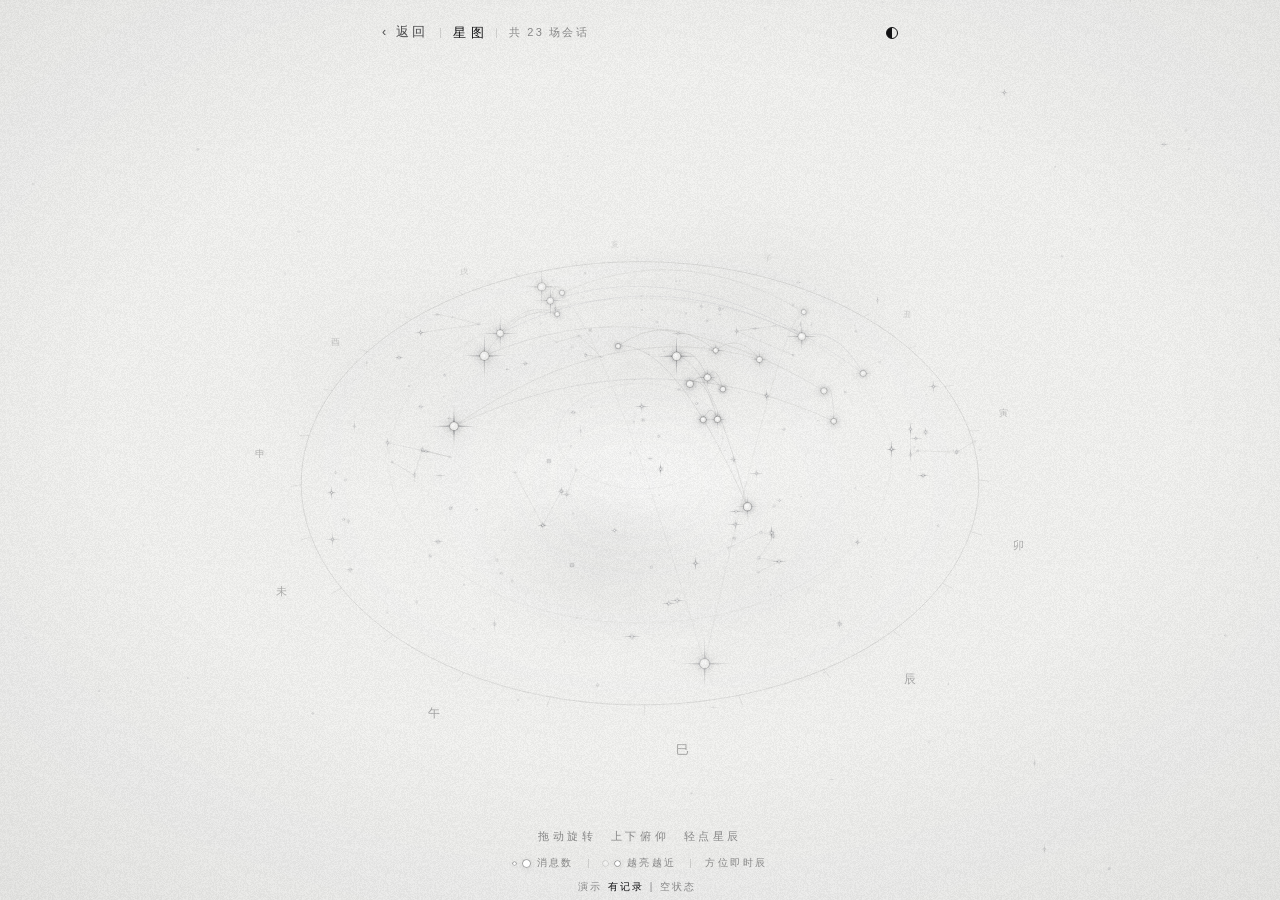
<file: whisper-cards-starmap.html>
<!DOCTYPE html>
<html lang="zh-CN">
<head>
<meta charset="utf-8">
<meta name="viewport" content="width=device-width, initial-scale=1, viewport-fit=cover, user-scalable=no">
<title>显影 · 星图</title>
<style>
/* =====================================================================
   显影 · 传讯字卡（WHISPER CARDS）—— 星图（历史记录）
   设计概念：墨玉星盘 / 留白为光
   - 浅色：光不是“加上去的白”，而是墨晕中留出的白。每颗星 = 一圈淡墨晕 + 一粒素白光核，
     因此在冷灰纸面上读作“晶莹的露珠”，而不是墨点灰尘。
   - 深色：同一套几何，改为叠加发光（lighter），银灰冷光。
   - 秩序：外缘百刻细刻度、二十八宿分野、十二时辰方位；斜交黄道环；星官连线。
   - 语义：方位 = 开始的时辰；离圆心越近 = 越新；光核大小 = 消息数；亮度 = 时间远近。
   兼容基线 Chrome 61：不用 flex gap / inset / clamp / aspect-ratio / 可选链。
   ===================================================================== */

/* ---------- 1. 设计令牌 ---------- */
:root {
  --bg: #f4f4f2;
  --ink: #121214;
  --ink2: rgba(18, 18, 20, 0.74);
  --mute: rgba(18, 18, 20, 0.46);
  --hair: rgba(18, 18, 20, 0.13);
  --glow: rgba(18, 18, 20, 0.16);
  --glow2: rgba(18, 18, 20, 0.07);
  --glass: rgba(246, 246, 244, 0.7);
  --glass-edge: rgba(255, 255, 255, 0.7);
  --core: #ffffff;
  --veil: rgba(18, 18, 20, 0.06);
  --grain-o: 0.05;
  --sans: "PingFang SC", "Hiragino Sans GB", "Noto Sans CJK SC", "Microsoft YaHei", sans-serif;
  --nav-h: 0px;
}
html.dark {
  --bg: #0b0b0d;
  --ink: #f1f1f3;
  --ink2: rgba(241, 241, 243, 0.76);
  --mute: rgba(241, 241, 243, 0.44);
  --hair: rgba(241, 241, 243, 0.13);
  --glow: rgba(205, 218, 245, 0.42);
  --glow2: rgba(205, 218, 245, 0.12);
  --glass: rgba(18, 18, 22, 0.62);
  --glass-edge: rgba(255, 255, 255, 0.07);
  --core: #ffffff;
  --veil: rgba(0, 0, 0, 0.55);
  --grain-o: 0.07;
}

/* ---------- 2. 基础 ---------- */
*, *::before, *::after { box-sizing: border-box; -webkit-tap-highlight-color: transparent; }
html, body { height: 100%; margin: 0; overflow: hidden; }
body {
  background: var(--bg);
  color: var(--ink);
  font-family: var(--sans);
  font-weight: 300;
  -webkit-font-smoothing: antialiased;
  transition: background-color 0.9s, color 0.9s;
}
button {
  font-family: inherit;
  color: inherit;
  background: none;
  border: 0;
  cursor: pointer;
  touch-action: manipulation;
  -webkit-user-select: none;
  user-select: none;
  transition: transform 0.14s cubic-bezier(0.2, 0.7, 0.2, 1), opacity 0.25s, color 0.25s;
}
button:active:not(:disabled) { transform: scale(0.94); opacity: 0.7; }
button:focus { outline: none; }
button:focus-visible { outline: 1px solid var(--mute); outline-offset: 4px; border-radius: 2px; }
[hidden] { display: none !important; }

/* ---------- 3. 天幕层：画布 + 纸纹 + 暗角 ---------- */
#smCanvas {
  position: fixed; top: 0; left: 0; width: 100%; height: 100%;
  z-index: 0; display: block;
  touch-action: none; cursor: grab;
  transition: opacity 0.35s;
}
#smCanvas:focus { outline: none; }
#veil {
  position: fixed; top: 0; left: 0; right: 0; bottom: 0; z-index: 1; pointer-events: none;
  background: radial-gradient(ellipse 75% 70% at 50% 46%, rgba(0, 0, 0, 0) 55%, var(--veil) 100%);
  transition: background 0.9s;
}
#grain {
  position: fixed; top: 0; left: 0; right: 0; bottom: 0; z-index: 1; pointer-events: none;
  opacity: var(--grain-o);
}

/* ---------- 4. 页面骨架（UI 浮在星空之上，不遮挡手势） ---------- */
#app { position: fixed; top: 0; left: 0; right: 0; bottom: 0; z-index: 2; pointer-events: none; }
.page { position: absolute; top: 0; left: 0; right: 0; bottom: 0; display: flex; justify-content: center; }
.col { position: relative; width: 100%; max-width: 560px; height: 100%; display: flex; flex-direction: column; }

/* 顶栏：完全通透，无底色无边线 */
.sm-top {
  display: flex; align-items: center;
  padding: 14px 22px 0;
  padding-top: calc(var(--nav-h) + 14px + env(safe-area-inset-top, 0px));
  pointer-events: auto;
}
.sm-back { padding: 10px 0; font-size: 12.5px; letter-spacing: 0.24em; color: var(--ink2); }
.sm-back:hover { color: var(--ink); }
.sm-top .sep { display: inline-block; width: 1px; height: 10px; background: var(--hair); margin: 0 12px; }
.sm-ttl { font-size: 13px; font-weight: 400; letter-spacing: 0.4em; margin-right: -0.4em; }
.sm-cnt { font-size: 11px; letter-spacing: 0.2em; color: var(--mute); font-variant-numeric: tabular-nums; }
.sm-top .sp { flex: 1; }

/* 月相切换：沿用原有的半月图标，切换时缓缓翻转 */
.theme-btn { width: 36px; height: 36px; margin-right: -12px; display: flex; align-items: center; justify-content: center; }
.moon {
  display: inline-block; width: 12px; height: 12px; border-radius: 50%;
  border: 1px solid currentColor;
  background: linear-gradient(90deg, currentColor 50%, rgba(0, 0, 0, 0) 50%);
  transition: transform 0.9s cubic-bezier(0.5, 0, 0.2, 1);
}
html.dark .moon { transform: rotate(180deg); }

/* 画布测量区（只占位，不拦截手势） */
.starmap-stage { flex: 1; position: relative; min-height: 0; }

/* 空状态：文字落在“未显影的星位”下方，位置由脚本按星盘中心计算 */
.sm-empty {
  position: absolute; top: 58%; left: 24px; right: 24px;
  text-align: center; pointer-events: none;
  animation: emptyIn 2.4s cubic-bezier(0.2, 0.7, 0.2, 1) both;
}
.sm-empty .t { display: block; font-size: 13.5px; letter-spacing: 0.42em; padding-left: 0.42em; color: var(--ink2); }
.sm-empty small { display: block; margin-top: 14px; font-size: 11px; line-height: 1.9; letter-spacing: 0.16em; color: var(--mute); }
.sm-go {
  margin-top: 30px; padding: 10px 0 10px 0.46em; pointer-events: auto;
  font-size: 12.5px; font-weight: 400; letter-spacing: 0.46em; color: var(--ink);
  border-bottom: 1px solid var(--hair);
}
@keyframes emptyIn { from { opacity: 0; filter: blur(4px); } to { opacity: 1; filter: none; } }

/* 底部图例 */
.foot {
  position: absolute; left: 0; right: 0;
  bottom: calc(30px + env(safe-area-inset-bottom, 0px));
  text-align: center; pointer-events: none;
  transition: opacity 0.6s, transform 0.6s;
}
.foot.off { opacity: 0; transform: translateY(8px); }
.foot .hint { display: block; margin-bottom: 12px; font-size: 10.5px; letter-spacing: 0.34em; color: var(--mute); transition: opacity 1.2s; }
.foot .hint.gone { opacity: 0; }
.legend { display: flex; justify-content: center; align-items: center; font-size: 10px; letter-spacing: 0.24em; color: var(--mute); }
.legend .g { display: flex; align-items: center; }
.legend .sep { display: inline-block; width: 1px; height: 9px; background: var(--hair); margin: 0 14px; }
/* 图例里的星：与画布同一语言——素白光核 + 一圈墨晕 */
.legend .d {
  display: inline-block; border-radius: 50%; margin-right: 7px; background: var(--core);
  box-shadow: 0 0 0 0.6px var(--mute), 0 0 6px var(--glow);
}
html.dark .legend .d { box-shadow: 0 0 5px var(--glow), 0 0 10px var(--glow2); }

/* ---------- 5. 会话卡片（磨砂滑出） ---------- */
.card {
  position: absolute; left: 0; right: 0; bottom: 0;
  padding: 22px 30px 4px;
  padding-bottom: calc(4px + env(safe-area-inset-bottom, 0px));
  background: var(--bg);
  border-top: 1px solid var(--hair);
  box-shadow: 0 -10px 30px var(--glow2);
  pointer-events: auto;
  transform: translateY(105%);
  transition: transform 0.65s cubic-bezier(0.2, 0.7, 0.2, 1), background-color 0.9s;
}
@supports ((-webkit-backdrop-filter: blur(1px)) or (backdrop-filter: blur(1px))) {
  .card, .ov {
    background: var(--glass);
    -webkit-backdrop-filter: blur(20px);
    backdrop-filter: blur(20px);
  }
}
.card.on { transform: translateY(0); }
.ch { display: flex; align-items: baseline; }
.cn { font-size: 11px; letter-spacing: 0.3em; color: var(--mute); margin-right: 6px; }
.cno { font-size: 26px; font-weight: 300; letter-spacing: 0.16em; line-height: 1; font-variant-numeric: tabular-nums; text-shadow: 0 0 14px var(--glow2); }
.ch .sp { flex: 1; }
.ab { font-size: 12px; letter-spacing: 0.24em; padding: 8px 0 8px 14px; color: var(--mute); }
.ab:hover { color: var(--ink); }
.ct { margin-top: 8px; font-size: 12px; letter-spacing: 0.18em; color: var(--ink2); font-variant-numeric: tabular-nums; }
.ct .sc { margin-left: 12px; color: var(--mute); letter-spacing: 0.24em; }
.cm { display: flex; align-items: center; flex-wrap: wrap; margin-top: 8px; font-size: 11px; letter-spacing: 0.2em; color: var(--mute); line-height: 1.8; }
.cm .sep { display: inline-block; width: 1px; height: 9px; background: var(--hair); margin: 0 12px; }
.ca { display: flex; align-items: center; justify-content: center; margin-top: 14px; border-top: 1px solid var(--hair); }
.ca .sep { display: inline-block; width: 1px; height: 14px; background: var(--hair); }
.cb { flex: 1; font-size: 13.5px; font-weight: 400; letter-spacing: 0.36em; padding: 14px 0 12px 0.36em; }

/* ---------- 6. 全篇 / 回放覆盖层 ---------- */
.ov {
  position: fixed; top: 0; left: 0; right: 0; bottom: 0; z-index: 40;
  display: flex; justify-content: center;
  background: var(--bg);
  opacity: 0; transition: opacity 0.45s;
}
.ov.on { opacity: 1; }
.ov-sheet {
  width: 100%; max-width: 560px; height: 100%; display: flex; flex-direction: column;
  padding: 0 26px;
  padding-top: calc(var(--nav-h) + 14px + env(safe-area-inset-top, 0px));
}
.ov-bar { display: flex; align-items: center; padding-bottom: 10px; }
.ov-bar .sp { flex: 1; }
.ov-title { font-size: 11.5px; letter-spacing: 0.3em; color: var(--mute); }
.sess-replay-bar { display: flex; align-items: center; padding: 6px 0 14px; border-bottom: 1px solid var(--hair); }
.sess-play-btn { font-size: 12px; letter-spacing: 0.3em; padding: 8px 0.3em 8px 0; min-width: 52px; text-align: left; }
.sess-track { flex: 1; height: 28px; position: relative; margin: 0 14px; cursor: pointer; }
.sess-track::before { content: ""; position: absolute; left: 0; right: 0; top: 50%; height: 1px; background: var(--hair); }
.sess-fill { position: absolute; left: 0; top: 50%; height: 1px; width: 0; background: var(--ink); transition: width 0.4s; }
.sess-knob {
  position: absolute; top: 50%; left: 0; width: 7px; height: 7px; margin: -3.5px 0 0 -3.5px; border-radius: 50%;
  background: var(--core); box-shadow: 0 0 0 0.6px var(--ink), 0 0 8px var(--glow); transition: left 0.4s;
}
.sess-clk { font-size: 10.5px; letter-spacing: 0.14em; color: var(--mute); min-width: 44px; text-align: right; font-variant-numeric: tabular-nums; }
.sess-body { flex: 1; min-height: 0; overflow-y: auto; -webkit-overflow-scrolling: touch; padding: 18px 0 40px; }
.ev { text-align: center; padding: 16px 0; animation: evIn 0.9s cubic-bezier(0.2, 0.7, 0.2, 1) both; }
.ev-q { font-size: 19px; letter-spacing: 0.06em; line-height: 1.75; }
.ev-row { display: flex; justify-content: center; flex-wrap: wrap; }
.tile {
  min-width: 42px; height: 56px; margin: 4px; padding: 0 8px; display: flex; flex-direction: column; align-items: center; justify-content: center;
  border-radius: 5px; box-shadow: inset 0 0 0 1px var(--hair), 0 4px 16px var(--glow2);
  font-size: 19px; font-weight: 300;
}
.tile.tf { min-width: 74px; height: 76px; font-size: 14px; letter-spacing: 0.2em; }
.tile .tn { font-size: 9.5px; letter-spacing: 0.2em; color: var(--mute); margin-bottom: 4px; }
.tile .kw { font-family: var(--sans); font-size: 10px; letter-spacing: 0.2em; color: var(--mute); margin-top: 4px; }
.ev-tm { display: block; margin-top: 8px; font-size: 10px; letter-spacing: 0.14em; color: var(--mute); font-variant-numeric: tabular-nums; }
@keyframes evIn { from { opacity: 0; transform: translateY(6px); filter: blur(3px); } to { opacity: 1; transform: none; filter: none; } }

@media (prefers-reduced-motion: reduce) {
  .card, .ov, .foot, .ev, .moon::after { transition: none; animation: none; }
}
/* 仅演示用：有记录 / 空状态 切换，接入时连同 HTML 一起删除 */
.demo-bar {
  position: fixed; z-index: 1; left: 0; right: 0; bottom: 0; text-align: center;
  padding-bottom: calc(2px + env(safe-area-inset-bottom, 0px));
  font-size: 10px; letter-spacing: 0.2em; color: var(--mute);
}
.demo-bar button { padding: 4px 6px; font-size: 10px; letter-spacing: 0.2em; color: var(--mute); }
.demo-bar button.on { color: var(--ink); }
</style>
</head>
<body>
<canvas id="smCanvas" tabindex="0" aria-label="星图：拖动旋转星盘，左右方向键在会话之间切换"></canvas>
<div id="grain"></div>
<div id="veil"></div>

<div id="app">
  <section class="page" data-page="starmap" id="pageStarmap">
    <div class="col">
      <header class="sm-top">
        <button class="sm-back" id="btnStarmapBack" type="button" aria-label="返回对话">‹ 返回</button>
        <i class="sep"></i>
        <span class="sm-ttl">星图</span>
        <i class="sep"></i>
        <span class="sm-cnt" id="smCnt">共 0 场会话</span>
        <span class="sp"></span>
        <button class="theme-btn" id="btnStarmapTheme" type="button" aria-label="切换深浅色"><i class="moon"></i></button>
      </header>

      <div class="starmap-stage" id="starmapStage">
        <div class="sm-empty" id="smEmpty" hidden>
          <span class="t">还没有星辰显影</span>
          <small>完成一次会话并「送走」后<br>它会在这里亮起，成为第一颗星</small>
          <button class="sm-go" id="smEmptyGo" type="button">开始一场会话</button>
        </div>
        <div class="foot" id="smFoot">
          <span class="hint" id="smHint">拖动旋转　上下俯仰　轻点星辰</span>
          <div class="legend">
            <span class="g"><i class="d" style="width:3px;height:3px"></i><i class="d" style="width:7px;height:7px"></i>消息数</span>
            <i class="sep"></i>
            <span class="g"><i class="d" style="width:5px;height:5px;opacity:.35"></i><i class="d" style="width:5px;height:5px"></i>越亮越近</span>
            <i class="sep"></i>
            <span class="g">方位即时辰</span>
          </div>
        </div>
      </div>

      <div class="card" id="smCard" role="dialog" aria-labelledby="smCno" hidden>
        <div class="ch">
          <span class="cn">No.</span>
          <span class="cno" id="smCno">----</span>
          <span class="sp"></span>
          <button class="ab" id="smCardClose" type="button">收起</button>
        </div>
        <div class="ct" id="smMeta"></div>
        <div class="cm"><span id="smMsg"></span><i class="sep"></i><span id="smDur"></span><i class="sep"></i><span id="smDeck"></span></div>
        <div class="ca">
          <button class="cb" id="smBtnReplay" type="button">回放</button>
          <i class="sep"></i>
          <button class="cb" id="smBtnView" type="button">展开全篇</button>
        </div>
      </div>
    </div>
  </section>
</div>

<!-- 仅演示用 -->
<div class="demo-bar" id="demoBar">演示<button type="button" data-demo="full" class="on">有记录</button>|<button type="button" data-demo="empty">空状态</button></div>

<!-- 全篇 / 回放覆盖层 -->
<div class="ov" id="ovSession" role="dialog" aria-labelledby="sessTitle" hidden>
  <div class="ov-sheet">
    <div class="ov-bar">
      <button class="sm-back" id="sessClose" type="button">‹ 收起</button>
      <span class="sp"></span>
      <span class="ov-title" id="sessTitle"></span>
    </div>
    <div class="sess-replay-bar" id="replayBar" hidden>
      <button class="sess-play-btn" id="playBtn" type="button">暂停</button>
      <div class="sess-track" id="sessTrack"><i class="sess-fill" id="sessFill"></i><i class="sess-knob" id="sessKnob"></i></div>
      <span class="sess-clk" id="sessClk">0/0</span>
    </div>
    <div class="sess-body"><div class="sess-hist" id="sessHist"></div></div>
  </div>
</div>

<script>
/* =====================================================================
   A. 演示外壳：模拟数据与 UI 钩子
   接入正式项目时，用真实的 Oracle.db / Oracle.ui 替换本段即可；
   星图模块（B 段）只依赖 Oracle.db.loadSessions / loadEvents 与 Oracle.ui.openOv / closeOv。
   在地址后加 #empty 可预览空状态。
   ===================================================================== */
(function (win) {
  'use strict';
  var O = win.Oracle = win.Oracle || {};
  var DAY = 86400000;

  function rngOf(seed) {
    var a = seed | 0;
    return function () {
      a = a + 0x6D2B79F5 | 0;
      var t = Math.imul(a ^ a >>> 15, 1 | a);
      t = t + Math.imul(t ^ t >>> 7, 61 | t) ^ t;
      return ((t ^ t >>> 14) >>> 0) / 4294967296;
    };
  }

  /* 23 场会话，分布在约 70 天里，多在夜间 */
  var sessions = [];
  var r = rngOf(20261126);
  var deckSets = [['字卡'], ['字卡', '塔罗'], ['字卡', '特殊卡'], ['字卡', '特殊卡', '塔罗'], ['塔罗']];
  var now = Date.now();
  var day = 70;
  var i;
  for (i = 0; i < 23; i++) {
    day -= 1 + Math.floor(r() * 5);
    if (day < 0) { day = 0; }
    var base = new Date(now - day * DAY);
    var hourPick = r() < 0.7 ? 19 + r() * 9 : r() * 24;
    base.setHours(Math.floor(hourPick) % 24, Math.floor(r() * 60), 0, 0);
    var start = Math.min(base.getTime(), now - 3600000 * (23 - i));
    var msg = 4 + Math.floor(Math.pow(r(), 1.4) * 34);
    sessions.push({
      no: String(8781 + i),
      startedAt: start,
      endedAt: start + (6 + msg * (0.6 + r())) * 60000,
      msgCount: msg,
      decks: deckSets[Math.floor(r() * deckSets.length)]
    });
  }
  var demoEmpty = win.location.hash === '#empty';

  var Q = ['你还在吗', '今晚的风是你吗', '我该不该离开这座城', '那封信你收到了吗', '你想对我说什么', '我们还会再见吗', '这条路走得对吗', '要等多久', '你在看着我吗', '我梦见的是你吗'];
  var WORDS = ['是', '否', '等', '光', '门', '水', '归', '静', '远', '未', '安', '风', '近', '梦', '晴', '桥'];
  var TAROT = [
    { name: '星星', num: 'XVII', upright: '希望', reversed: '迷失' },
    { name: '月亮', num: 'XVIII', upright: '直觉', reversed: '释怀' },
    { name: '隐者', num: 'IX', upright: '内省', reversed: '孤立' },
    { name: '太阳', num: 'XIX', upright: '明朗', reversed: '延迟' },
    { name: '命运之轮', num: 'X', upright: '转机', reversed: '停滞' }
  ];

  function mockEvents(no) {
    var s = null, k;
    for (k = 0; k < sessions.length; k++) { if (sessions[k].no === no) { s = sessions[k]; } }
    if (!s) { return []; }
    var rr = rngOf(+no * 97);
    var list = [];
    var span = (s.endedAt - s.startedAt) / s.msgCount;
    for (k = 0; k < s.msgCount; k++) {
      var at = s.startedAt + k * span;
      if (k % 2 === 0) {
        list.push({ who: 'me', text: Q[Math.floor(rr() * Q.length)], at: at });
      } else {
        var cards = [];
        var useTarot = s.decks.indexOf('塔罗') >= 0 && rr() < 0.3;
        if (useTarot) {
          var t = TAROT[Math.floor(rr() * TAROT.length)];
          cards.push({ kind: 'tarot', name: t.name, num: t.num, upright: t.upright, reversed: t.reversed, side: rr() < 0.3 ? 'reversed' : 'upright' });
        } else {
          var n = 1 + Math.floor(rr() * 3), j;
          for (j = 0; j < n; j++) { cards.push({ kind: 'word', text: WORDS[Math.floor(rr() * WORDS.length)] }); }
        }
        list.push({ who: 'spirit', cards: cards, at: at });
      }
    }
    return list;
  }

  O.db = {
    loadSessions: function () { return Promise.resolve(demoEmpty ? [] : sessions.slice()); },
    loadEvents: function (no) { return Promise.resolve(mockEvents(no)); }
  };

  O.ui = {
    openOv: function (ov, focusEl) {
      ov.hidden = false;
      void ov.offsetHeight;
      ov.classList.add('on');
      if (focusEl) { focusEl.focus(); }
    },
    closeOv: function (ov) {
      ov.classList.remove('on');
      win.setTimeout(function () { if (!ov.classList.contains('on')) { ov.hidden = true; } }, 460);
    }
  };

  /* 初始主题：跟随系统 */
  if (win.matchMedia && win.matchMedia('(prefers-color-scheme: dark)').matches) {
    document.documentElement.classList.add('dark');
  }
  document.getElementById('btnStarmapTheme').addEventListener('click', function () {
    document.documentElement.classList.toggle('dark');
  });
  function goBack() { if (win.history.length > 1) { win.history.back(); } }
  document.getElementById('btnStarmapBack').addEventListener('click', goBack);
  document.getElementById('smEmptyGo').addEventListener('click', goBack);

  /* 仅演示用：切换有记录 / 空状态 */
  var bar = document.getElementById('demoBar');
  var btns = bar.querySelectorAll('button');
  function markDemo() {
    var k;
    for (k = 0; k < btns.length; k++) {
      btns[k].classList.toggle('on', (btns[k].getAttribute('data-demo') === 'empty') === demoEmpty);
    }
  }
  markDemo();
  bar.addEventListener('click', function (e) {
    var m = e.target.getAttribute && e.target.getAttribute('data-demo');
    if (!m) { return; }
    demoEmpty = m === 'empty';
    markDemo();
    if (O.starmap) { O.starmap.open(); }
  });

  /* 纸纹：运行时生成的细噪点，不依赖外部图片 */
  var g = document.createElement('canvas');
  g.width = g.height = 140;
  var gc = g.getContext('2d');
  var img = gc.createImageData(140, 140);
  var p;
  for (p = 0; p < img.data.length; p += 4) {
    var v = Math.random() * 255;
    img.data[p] = img.data[p + 1] = img.data[p + 2] = v;
    img.data[p + 3] = 255;
  }
  gc.putImageData(img, 0, 0);
  document.getElementById('grain').style.backgroundImage = 'url(' + g.toDataURL() + ')';
})(window);

/* =====================================================================
   B. 星图模块  Oracle.starmap  { mount, open, close }
   ---------------------------------------------------------------------
   B1 工具函数         B5 绘制：星云与星盘刻度
   B2 状态与主题       B6 绘制：星辰（背景星 / 会话星 / 星轨）
   B3 布局与模型       B7 动效：涟漪、聚光微粒、帧循环
   B4 三维投影与相机    B8 交互：拖拽、俯仰回弹、点选、键盘
                       B9 卡片与全篇 / 回放
   ===================================================================== */
(function (win) {
  'use strict';
  var O = win.Oracle = win.Oracle || {};
  var doc = win.document;
  var TAU = Math.PI * 2;
  var SHICHEN = ['子', '丑', '寅', '卯', '辰', '巳', '午', '未', '申', '酉', '戌', '亥'];
  var reduceMotion = !!(win.matchMedia && win.matchMedia('(prefers-reduced-motion: reduce)').matches);

  /* ---------- B1 工具函数 ---------- */
  function clamp(v, a, b) { return v < a ? a : (v > b ? b : v); }
  function nowMs() { return win.performance && win.performance.now ? win.performance.now() : Date.now(); }
  function pad2(n) { return (n < 10 ? '0' : '') + n; }
  function el(tag, cls, text) {
    var n = doc.createElement(tag);
    if (cls) { n.className = cls; }
    if (text != null) { n.textContent = text; }
    return n;
  }
  function mulberry(a) {
    return function () {
      a = a + 0x6D2B79F5 | 0;
      var t = Math.imul(a ^ a >>> 15, 1 | a);
      t = t + Math.imul(t ^ t >>> 7, 61 | t) ^ t;
      return ((t ^ t >>> 14) >>> 0) / 4294967296;
    };
  }
  function formatDate(ts) {
    if (!ts) { return ''; }
    var d = new Date(ts);
    return d.getFullYear() + '.' + pad2(d.getMonth() + 1) + '.' + pad2(d.getDate()) + ' ' + pad2(d.getHours()) + ':' + pad2(d.getMinutes());
  }
  function shichenOf(ts) {
    var h = new Date(ts).getHours();
    return SHICHEN[Math.floor(((h + 1) % 24) / 2)] + '时';
  }
  /* 一天 24 小时映射到星盘一周，子时（0 点）在正北 */
  function hourAngle(ts) {
    var d = new Date(ts);
    return (d.getHours() + d.getMinutes() / 60) / 24 * TAU - Math.PI / 2;
  }

  /* ---------- B2 状态与主题 ---------- */
  var refs = null;
  var ctx = null;
  var sessions = [];
  var curSess = null;
  var events = [];
  var running = false;
  var rafId = 0;
  var lastTs = 0;
  var clock = 0;

  var W = 0, H = 0, DPR = 1, CX = 0, CY = 0, R = 160, DIST = 500;

  var T_REST = 0.88, T_MIN = 0.34, T_MAX = 1.36;   /* 俯仰角：0 为正视，越大越倾斜 */
  var AUTO_SPIN = 0.000035;                        /* 静置时的缓慢自转（弧度 / 毫秒） */
  var view = { rot: 0.4, vel: 0, tilt: T_REST, tiltV: 0, dragging: false };
  var cam = { z: 1, fx: 0, fy: 0, ox: 0, oy: 0, follow: false };

  var ST = [];      /* 会话星（按时间从旧到新） */
  var FIELD = [];   /* 背景星：盘面星 + 天球远星 + 星官 */
  var LINKS = [];   /* 星官连线 [i, j] → FIELD 下标 */
  var NEB = [];     /* 墨晕星云 */
  var RINGS = [];   /* 预计算的环形几何 */
  var RIPS = [];    /* 涟漪 */
  var MOTES = [];   /* 选中时向星点聚集的微光 */

  var sel = -1, hover = -1;
  var emptyMode = false;    /* 无会话：星盘上移，文字落在盘下 */
  var pointer = { x: -9999, y: -9999, inside: false, touch: false, acc: 0, lastRip: 0 };
  var moteTimer = 0;

  var TH = null;            /* 当前主题的颜色与精灵图 */
  var themeObs = null;

  /* 精灵图：预渲染的光晕、光核与星芒，帧内只做 drawImage */
  function makeGlow(rgb, soft) {
    var c = doc.createElement('canvas'); c.width = c.height = 64;
    var g = c.getContext('2d');
    var gr = g.createRadialGradient(32, 32, 0, 32, 32, 32);
    gr.addColorStop(0, 'rgba(' + rgb + ',1)');
    gr.addColorStop(soft ? 0.18 : 0.3, 'rgba(' + rgb + ',' + (soft ? 0.38 : 0.7) + ')');
    gr.addColorStop(soft ? 0.5 : 0.62, 'rgba(' + rgb + ',' + (soft ? 0.08 : 0.16) + ')');
    gr.addColorStop(1, 'rgba(' + rgb + ',0)');
    g.fillStyle = gr; g.fillRect(0, 0, 64, 64);
    return c;
  }
  function makeSpike(rgb) {
    var S = 128, c = doc.createElement('canvas'); c.width = c.height = S;
    var g = c.getContext('2d'), m = S / 2;
    function ray(len, w, ang) {
      /* 渐变在平移后的坐标系里创建，中心与射线中心重合 */
      g.save(); g.translate(m, m); g.rotate(ang);
      var gr = g.createRadialGradient(0, 0, 0, 0, 0, len);
      gr.addColorStop(0, 'rgba(' + rgb + ',1)');
      gr.addColorStop(0.22, 'rgba(' + rgb + ',0.55)');
      gr.addColorStop(1, 'rgba(' + rgb + ',0)');
      g.fillStyle = gr;
      g.beginPath();
      g.moveTo(-len, 0); g.lineTo(0, -w); g.lineTo(len, 0); g.lineTo(0, w);
      g.closePath(); g.fill(); g.restore();
    }
    ray(m, 2.4, 0); ray(m, 2.4, Math.PI / 2);
    ray(m * 0.36, 1.5, Math.PI / 4); ray(m * 0.36, 1.5, -Math.PI / 4);
    return c;
  }

  function buildTheme() {
    var dark = doc.documentElement.classList.contains('dark');
    var halo = dark ? '168,188,228' : '22,24,32';
    var spk = dark ? '226,233,250' : '22,24,32';
    /* 选中不换色，只“聚光”：同一种墨 / 银灰，更浓更亮 */
    var warm = dark ? '236,241,255' : '18,18,20';
    TH = {
      dark: dark,
      blend: dark ? 'lighter' : 'source-over',
      line: dark ? '220,228,248' : '18,18,20',
      warmRgb: warm,
      haloA: dark ? 0.34 : 0.26,
      fieldHaloA: dark ? 0.34 : 0.62,
      fieldHaloK: dark ? 7 : 4.6,
      spikeA: dark ? 0.62 : 0.55,
      coreA: 1,
      halo: makeGlow(halo, true),
      haloTight: makeGlow(halo, false),
      haloWarm: makeGlow(warm, true),
      core: makeGlow('255,255,255', false),
      coreWarm: makeGlow('255,255,255', false),
      spike: makeSpike(spk),
      spikeWarm: makeSpike(warm)
    };
  }

  /* ---------- B3 布局与模型 ---------- */
  function resize() {
    if (!refs) { return; }
    W = win.innerWidth; H = win.innerHeight;
    DPR = Math.min(win.devicePixelRatio || 1, 2);
    refs.canvas.width = Math.round(W * DPR);
    refs.canvas.height = Math.round(H * DPR);
    var st = refs.stage.getBoundingClientRect();
    var colW = Math.min(W, 760);
    CX = W / 2;
    CY = st.top + st.height * (emptyMode ? 0.38 : 0.45);
    /* 竖屏空间高，星盘更正视一些，充分利用纵向 */
    var portrait = H / W > 1.3;
    var prevRest = T_REST;
    T_REST = portrait ? 0.64 : 0.88;
    if (view.tilt === prevRest) { view.tilt = T_REST; }
    R = Math.max(110, Math.min(colW / 2 - (portrait ? 38 : 26), (st.height * 0.5 - 78) / 1.02, 330));
    if (emptyMode) { R = Math.max(110, R * 0.82); }   /* 空盘稍小，给文字留出呼吸 */
    DIST = R * 3.4;
    /* 空状态文字放在星盘近侧边缘（含时辰字）之下 */
    if (refs.empty) {
      var lr = 1.13 * R;
      var nearY = lr * Math.cos(T_REST) * DIST / (DIST - lr * Math.sin(T_REST));
      refs.empty.style.top = Math.round(Math.min(CY - st.top + nearY + 30, st.height - 190)) + 'px';
    }
  }

  /* 以 (r, a, h) 描述盘面坐标：r 为半径占比，a 为方位角，h 为离盘面的高度占比 */
  function buildModel() {
    var rng = mulberry(4402);
    var i, j;

    /* 会话星：方位 = 时辰，半径 = 新旧（最新靠近圆心） */
    sessions.sort(function (a, b) { return a.startedAt - b.startedAt; });
    var N = sessions.length;
    ST = [];
    for (i = 0; i < N; i++) {
      var s = sessions[i];
      var k = N > 1 ? (N - 1 - i) / (N - 1) : 0;
      var jr = mulberry((+s.no || i) * 31 + 7);
      ST.push({
        sess: s,
        r: N > 1 ? 0.2 + 0.72 * Math.pow(k, 0.85) : 0.42,
        a: hourAngle(s.startedAt) + (jr() - 0.5) * 0.08,
        h: (jr() - 0.5) * 0.03,
        size: clamp(1.7 + Math.sqrt(s.msgCount || 1) * 0.6, 2.2, 5.6),
        bright: N > 1 ? 1 - 0.58 * k : 1,
        spike: (s.msgCount || 0) >= 14,
        ph: jr() * TAU,
        heat: 0, hov: 0, px: 0, py: 0, pz: 0, pf: 1
      });
    }

    /* 背景星：数量随屏幕面积伸缩 */
    FIELD = []; LINKS = [];
    var area = W * H;
    var nDisc = Math.round(clamp(area / 3400, 90, 230));
    var nSphere = Math.round(clamp(area / 7000, 50, 140));
    function star(r, a, h, mag, kind) {
      FIELD.push({
        r: r, a: a, h: h, mag: mag, kind: kind,
        size: 0.6 + mag * 1.6,
        spk: mag > 0.62,
        tw: 0.0006 + rng() * 0.0022, ph: rng() * TAU, res: 0
      });
    }
    for (i = 0; i < nDisc; i++) {
      star(Math.sqrt(rng()) * 1.02, rng() * TAU, (rng() - 0.5) * 0.09, Math.pow(rng(), 2.4), 0);
    }
    /* 天球远星：分布在半径 1.7 的球壳上，旋转时产生视差纵深 */
    for (i = 0; i < nSphere; i++) {
      var u = rng() * 2 - 1, th = rng() * TAU, rad = 1.55 + rng() * 0.4;
      star(Math.sqrt(1 - u * u) * rad, th, u * rad, Math.pow(rng(), 2) * 0.75, 1);
    }
    /* 星官：七组小星团，以最近邻串成折线，仿古星图 */
    for (i = 0; i < 7; i++) {
      var cr = 0.3 + rng() * 0.62, ca = rng() * TAU, n = 4 + Math.floor(rng() * 3);
      var base = FIELD.length;
      var x0 = Math.cos(ca) * cr, y0 = Math.sin(ca) * cr;
      for (j = 0; j < n; j++) {
        var x = x0 + (rng() - 0.5) * 0.22, y = y0 + (rng() - 0.5) * 0.22;
        star(Math.sqrt(x * x + y * y), Math.atan2(y, x), (rng() - 0.5) * 0.04, 0.45 + rng() * 0.45, 2);
      }
      /* 贪心最近邻连线 */
      var used = [base], cur = base;
      while (used.length < n) {
        var best = -1, bd = 9;
        for (j = base; j < base + n; j++) {
          if (used.indexOf(j) >= 0) { continue; }
          var d = polarDist(FIELD[cur], FIELD[j]);
          if (d < bd) { bd = d; best = j; }
        }
        LINKS.push([cur, best]); used.push(best); cur = best;
      }
    }

    /* 墨晕星云：几团缓慢漂移的柔光 */
    NEB = [];
    for (i = 0; i < 6; i++) {
      NEB.push({ r: 0.25 + rng() * 0.6, a: rng() * TAU, rad: 0.35 + rng() * 0.35, a0: 0.6 + rng() * 0.5, drift: (rng() - 0.5) * 0.00003 });
    }

    /* 环：同心星轨 + 斜交黄道 */
    RINGS = [];
    var rr = [0.25, 0.5, 0.75], q;
    for (q = 0; q < rr.length; q++) { RINGS.push({ pts: circlePts(rr[q], 0, 0), alpha: 0.05, dash: q === 1 }); }
    RINGS.push({ pts: circlePts(1, 0, 0), alpha: 0.16 });
    RINGS.push({ pts: circlePts(0.86, 0.41, 0.7), alpha: 0.07, ecl: true });
  }

  function polarDist(p, q) {
    var dx = Math.cos(p.a) * p.r - Math.cos(q.a) * q.r;
    var dy = Math.sin(p.a) * p.r - Math.sin(q.a) * q.r;
    return Math.sqrt(dx * dx + dy * dy);
  }

  /* 圆周点；inc 为倾角，用于黄道环 */
  function circlePts(r, inc, rotA) {
    var pts = [], n = 120, i;
    for (i = 0; i <= n; i++) {
      var t = i / n * TAU;
      var x = Math.cos(t) * r, y = Math.sin(t) * r * Math.cos(inc), h = Math.sin(t) * r * Math.sin(inc);
      pts.push({ r: Math.sqrt(x * x + y * y), a: Math.atan2(y, x) + rotA, h: h });
    }
    return pts;
  }

  /* ---------- B4 三维投影与相机 ---------- */
  var P = { x: 0, y: 0, z: 0, f: 1 };
  /* 盘面坐标 → 屏幕坐标。先绕法线自转，再绕水平轴俯仰，最后透视与相机缩放 */
  function project(r, a, h, out) {
    var ang = a + view.rot;
    var x = Math.cos(ang) * r * R, y = Math.sin(ang) * r * R, z = h * R;
    var ct = Math.cos(view.tilt), st = Math.sin(view.tilt);
    var y1 = y * ct - z * st;
    var z1 = y * st + z * ct;
    var f = DIST / (DIST - z1);
    var sx = x * f, sy = y1 * f;
    out.x = CX + (sx - cam.fx) * cam.z + cam.ox;
    out.y = CY + (sy - cam.fy) * cam.z + cam.oy;
    out.z = z1 / R;
    out.f = f * cam.z;
    out.rx = sx; out.ry = sy;
    return out;
  }

  function updateCamera(dt) {
    var e = 1 - Math.exp(-dt / 320);
    var tz = 1, tfx = 0, tfy = 0, tox = 0, toy = 0;
    if (sel >= 0 && cam.follow) {
      var s = ST[sel];
      tz = W < 600 ? 1.08 : 1.16;
      tfx = s.rx; tfy = s.ry;
      /* 把选中星移到卡片上方的视觉中心 */
      var cardTop = refs.card.getBoundingClientRect().top || H * 0.7;
      toy = clamp((cardTop - 40) * 0.5 + 30, H * 0.22, H * 0.5) - CY;
      tox = s.rx * (W < 600 ? 0.6 : 0.25);
    }
    cam.z += (tz - cam.z) * e;
    cam.fx += (tfx - cam.fx) * e;
    cam.fy += (tfy - cam.fy) * e;
    cam.ox += (tox - cam.ox) * e;
    cam.oy += (toy - cam.oy) * e;
  }

  /* ---------- B5 绘制：星云与星盘刻度 ---------- */
  function rgba(rgb, a) { return 'rgba(' + rgb + ',' + (a < 0 ? 0 : a) + ')'; }

  /* 透视下圆盘的屏幕椭圆（取远、近、右三点） */
  var EA = {}, EB = {}, EC = {};
  function diskEllipse(r) {
    project(r, -Math.PI / 2 - view.rot, 0, EA);
    project(r, Math.PI / 2 - view.rot, 0, EB);
    project(r, -view.rot, 0, EC);
    var x = (EA.x + EB.x) / 2, y = (EA.y + EB.y) / 2;
    return { x: x, y: y, rx: Math.abs(EC.x - x), ry: Math.abs(EB.y - EA.y) / 2 };
  }

  function drawSky() {
    var squash = Math.max(0.28, Math.cos(view.tilt));
    var E = diskEllipse(1);
    var rad = E.rx * 1.06;

    /* 盘心微亮、盘缘墨晕：墨玉质感 */
    ctx.save();
    ctx.translate(E.x, E.y); ctx.scale(1, E.ry / E.rx);
    var g = ctx.createRadialGradient(0, 0, 0, 0, 0, rad);
    if (TH.dark) {
      g.addColorStop(0, 'rgba(200,212,240,0.07)');
      g.addColorStop(0.5, 'rgba(160,178,220,0.025)');
      g.addColorStop(1, 'rgba(160,178,220,0)');
    } else {
      g.addColorStop(0, 'rgba(255,255,255,0.6)');
      g.addColorStop(0.4, 'rgba(255,255,255,0.14)');
      g.addColorStop(1, 'rgba(255,255,255,0)');
    }
    ctx.fillStyle = g;
    ctx.beginPath(); ctx.arc(0, 0, rad, 0, TAU); ctx.fill();
    ctx.restore();

    /* 漂移星云 */
    ctx.globalCompositeOperation = TH.blend;
    var i;
    for (i = 0; i < NEB.length; i++) {
      var n = NEB[i];
      if (!reduceMotion) { n.a += n.drift * 16; }
      project(n.r, n.a, 0, P);
      var nr = n.rad * R * P.f;
      ctx.save();
      ctx.translate(P.x, P.y); ctx.scale(1, squash);
      var ng = ctx.createRadialGradient(0, 0, 0, 0, 0, nr);
      var c = TH.dark ? '140,155,190' : '24,26,32';
      var a0 = (TH.dark ? 0.06 : 0.035) * n.a0;
      ng.addColorStop(0, rgba(c, a0));
      ng.addColorStop(0.5, rgba(c, a0 * 0.45));
      ng.addColorStop(1, rgba(c, 0));
      ctx.fillStyle = ng;
      ctx.fillRect(-nr, -nr, nr * 2, nr * 2);
      ctx.restore();
    }
    ctx.globalCompositeOperation = 'source-over';
  }

  function strokePts(pts, alpha, width, dash) {
    var i;
    ctx.beginPath();
    for (i = 0; i < pts.length; i++) {
      project(pts[i].r, pts[i].a, pts[i].h, P);
      if (i === 0) { ctx.moveTo(P.x, P.y); } else { ctx.lineTo(P.x, P.y); }
    }
    ctx.strokeStyle = rgba(TH.line, alpha);
    ctx.lineWidth = width;
    if (dash) { ctx.setLineDash([1, 5]); }
    ctx.stroke();
    if (dash) { ctx.setLineDash([]); }
  }

  function tickPath(n, r0, r1, offset) {
    var i, a;
    ctx.beginPath();
    for (i = 0; i < n; i++) {
      a = i / n * TAU + offset;
      project(r0, a, 0, P); ctx.moveTo(P.x, P.y);
      project(r1, a, 0, P); ctx.lineTo(P.x, P.y);
    }
  }

  function drawDial() {
    var i;
    var dialK = ST.length ? 1 : 0.7;   /* 空状态时星盘更淡，只留轮廓 */
    for (i = 0; i < RINGS.length; i++) {
      var rg = RINGS[i];
      strokePts(rg.pts, rg.alpha * dialK * (TH.dark ? 1.15 : 1), 0.6, rg.dash || rg.ecl);
    }
    /* 二十八宿分野：外缘一圈极细短刻 */
    tickPath(28, 1, 1.03, -Math.PI / 2);
    ctx.strokeStyle = rgba(TH.line, 0.14 * dialK); ctx.lineWidth = 0.5; ctx.stroke();

    /* 时辰文字：远端更淡、更小 */
    ctx.textAlign = 'center'; ctx.textBaseline = 'middle';
    for (i = 0; i < 12; i++) {
      project(1.13, i / 12 * TAU - Math.PI / 2, 0, P);
      var depth = clamp((P.z + 1) / 2, 0, 1);
      ctx.font = '300 ' + (9.5 * P.f).toFixed(1) + 'px PingFang SC, Hiragino Sans GB, Noto Sans CJK SC, Microsoft YaHei, sans-serif';
      ctx.fillStyle = rgba(TH.line, (0.12 + 0.26 * depth) * dialK);
      ctx.fillText(SHICHEN[i], P.x, P.y);
    }
  }

  /* ---------- B6 绘制：星辰 ---------- */
  function sprite(img, x, y, size, alpha) {
    if (alpha <= 0.004 || size < 0.5) { return; }
    ctx.globalAlpha = alpha > 1 ? 1 : alpha;
    ctx.drawImage(img, x - size / 2, y - size / 2, size, size);
  }

  function drawField(dt) {
    var i, f, e = 1 - Math.exp(-dt / 140);
    var px = pointer.inside ? pointer.x : -9999, py = pointer.inside ? pointer.y : -9999;

    /* 星官连线 */
    ctx.beginPath();
    for (i = 0; i < LINKS.length; i++) {
      var A = FIELD[LINKS[i][0]], B = FIELD[LINKS[i][1]];
      project(A.r, A.a, A.h, P); ctx.moveTo(P.x, P.y);
      project(B.r, B.a, B.h, P); ctx.lineTo(P.x, P.y);
    }
    ctx.strokeStyle = rgba(TH.line, TH.dark ? 0.13 : 0.1);
    ctx.lineWidth = 0.6;
    ctx.stroke();

    ctx.globalCompositeOperation = TH.blend;
    for (i = 0; i < FIELD.length; i++) {
      f = FIELD[i];
      project(f.r, f.a, f.h, P);
      if (P.x < -30 || P.x > W + 30 || P.y < -30 || P.y > H + 30) { continue; }
      var dx = P.x - px, dy = P.y - py;
      var d = Math.sqrt(dx * dx + dy * dy);
      f.res += ((d < 110 ? 1 - d / 110 : 0) - f.res) * e;   /* 指针附近的星光共振 */
      var depth = clamp((P.z + 1) / 2, 0, 1);
      var tw = reduceMotion ? 1 : 0.68 + 0.32 * Math.sin(clock * f.tw + f.ph);
      var a = (ST.length ? 1 : 0.72) * (0.36 + 0.64 * f.mag) * tw * (f.kind === 1 ? 0.55 : 0.6 + 0.4 * depth) * (1 + 1.3 * f.res);
      var s = Math.min(f.size * P.f, f.kind === 1 ? 1.8 : 6) * (1 + 0.7 * f.res);
      var spk = f.spk || f.res > 0.35;
      if (TH.dark) {
        sprite(TH.halo, P.x, P.y, s * 7, a * TH.fieldHaloA);
        if (spk) { sprite(TH.spike, P.x, P.y, s * 9, a * TH.spikeA * (f.spk ? 1 : f.res)); }
        sprite(TH.core, P.x, P.y, s * 2.5, a);
      } else {
        /* 浅色：细十字星芒 + 紧致墨晕托出一粒白光（留白为光），不画模糊的大墨团 */
        if (spk || f.mag > 0.3) { sprite(TH.spike, P.x, P.y, s * (spk ? 9 : 6), a * TH.spikeA * (spk ? 1 : 0.6)); }
        sprite(TH.haloTight, P.x, P.y, s * 3.2, a * TH.fieldHaloA * 0.8);
        sprite(TH.core, P.x, P.y, s * 2, Math.min(1, a * 1.8));
      }
    }
    ctx.globalAlpha = 1;
    ctx.globalCompositeOperation = 'source-over';
  }

  /* 星轨：按时间顺序以拱形弧线串起会话星，像一道走过的路 */
  function trailCurve(i, out) {
    var A = ST[i], B = ST[i + 1];
    var ax = Math.cos(A.a) * A.r, ay = Math.sin(A.a) * A.r;
    var bx = Math.cos(B.a) * B.r, by = Math.sin(B.a) * B.r;
    var mx = (ax + bx) / 2, my = (ay + by) / 2;
    var len = Math.sqrt((ax - bx) * (ax - bx) + (ay - by) * (ay - by));
    project(Math.sqrt(mx * mx + my * my), Math.atan2(my, mx), 0.03 + len * 0.12, P);
    out.x0 = A.px; out.y0 = A.py; out.x1 = B.px; out.y1 = B.py;
    out.cx = 2 * P.x - (A.px + B.px) / 2;
    out.cy = 2 * P.y - (A.py + B.py) / 2;
    return out;
  }
  var CV = {};

  function drawTrail() {
    var i, N = ST.length;
    if (N < 2) { return; }
    for (i = 0; i < N - 1; i++) {
      trailCurve(i, CV);
      var near = sel >= 0 && (i === sel || i === sel - 1);
      var age = (i + 1) / (N - 1);
      ctx.beginPath();
      ctx.moveTo(CV.x0, CV.y0);
      ctx.quadraticCurveTo(CV.cx, CV.cy, CV.x1, CV.y1);
      if (near) {
        ctx.strokeStyle = rgba(TH.line, TH.dark ? 0.42 : 0.34);
        ctx.lineWidth = 0.8;
      } else {
        ctx.strokeStyle = rgba(TH.line, (TH.dark ? 0.07 : 0.06) + age * (TH.dark ? 0.12 : 0.1));
        ctx.lineWidth = 0.6;
      }
      ctx.stroke();
    }
    /* 选中时：一粒光珠沿相邻星轨缓缓游走 */
    if (sel >= 0) {
      ctx.globalCompositeOperation = TH.blend;
      var segs = [sel - 1, sel], k;
      for (k = 0; k < 2; k++) {
        var si = segs[k];
        if (si < 0 || si > N - 2) { continue; }
        trailCurve(si, CV);
        var t = reduceMotion ? 0.5 : (clock * 0.00028 + k * 0.5) % 1;
        if (k === 0) { t = 1 - t; }
        var u = 1 - t;
        var bx = u * u * CV.x0 + 2 * u * t * CV.cx + t * t * CV.x1;
        var by = u * u * CV.y0 + 2 * u * t * CV.cy + t * t * CV.y1;
        var fade = Math.sin(t * Math.PI);
        sprite(TH.haloWarm, bx, by, 12, fade * (TH.dark ? 0.5 : 0.3));
        sprite(TH.coreWarm, bx, by, 5, fade);
      }
      ctx.globalAlpha = 1;
      ctx.globalCompositeOperation = 'source-over';
    }
  }

  function drawSessions(dt) {
    var i, s, e = 1 - Math.exp(-dt / 320);
    /* 先投影全部，供星轨与命中测试使用 */
    for (i = 0; i < ST.length; i++) {
      s = ST[i];
      project(s.r, s.a, s.h, P);
      s.px = P.x; s.py = P.y; s.pz = P.z; s.pf = P.f; s.rx = P.rx; s.ry = P.ry;
      s.heat += ((i === sel ? 1 : 0) - s.heat) * e;
      s.hov += ((i === hover ? 1 : 0) - s.hov) * e;
    }

    /* 选中星所在的轨道 */
    if (sel >= 0) {
      var so = ST[sel];
      ctx.beginPath();
      var n = 96, k;
      for (k = 0; k <= n; k++) {
        project(so.r, k / n * TAU, 0, P);
        if (k === 0) { ctx.moveTo(P.x, P.y); } else { ctx.lineTo(P.x, P.y); }
      }
      ctx.strokeStyle = rgba(TH.line, 0.16 * so.heat);
      ctx.lineWidth = 0.7;
      ctx.stroke();
    }

    drawTrail();

    for (i = 0; i < ST.length; i++) { drawSessionStar(ST[i], i); }
    ctx.globalAlpha = 1;
    ctx.globalCompositeOperation = 'source-over';
  }

  function drawSessionStar(s, idx) {
    var depth = clamp((s.pz + 1) / 2, 0, 1);
    var breath = reduceMotion ? 1 : 1 + 0.1 * Math.sin(clock * 0.0015 + s.ph);
    var k = s.bright * (0.7 + 0.3 * depth);
    var hot = s.heat, cool = 1 - hot;
    var sz = s.size * s.pf * (1 + 0.28 * hot + 0.16 * s.hov);
    var x = s.px, y = s.py;

    ctx.globalCompositeOperation = TH.blend;
    /* 外层光晕（呼吸） + 内层光晕：双层 */
    var outer = sz * 11 * breath, inner = sz * 4.2;
    sprite(TH.halo, x, y, outer, k * TH.haloA * 0.9 * cool);
    sprite(TH.haloWarm, x, y, outer * 1.15, TH.haloA * (TH.dark ? 1.6 : 1.1) * hot);
    sprite(TH.dark ? TH.halo : TH.haloTight, x, y, inner, k * TH.haloA * (TH.dark ? 2.2 : 1.7) * cool);
    sprite(TH.haloWarm, x, y, inner, TH.haloA * (TH.dark ? 2.6 : 1.6) * hot);

    /* 十字星芒：大场次常驻，其他在悬停/选中时显现 */
    var spikeOn = s.spike ? 1 : Math.max(s.hov, hot, TH.dark ? 0 : 0.55);
    if (spikeOn > 0.01) {
      var sl = sz * (s.spike ? 12 : 8) * (1 + 0.35 * s.hov + 0.5 * hot) * (reduceMotion ? 1 : 0.94 + 0.06 * Math.sin(clock * 0.0023 + s.ph));
      sprite(TH.spike, x, y, sl, k * TH.spikeA * spikeOn * cool * 1.2);
      sprite(TH.spikeWarm, x, y, sl, TH.spikeA * spikeOn * hot * (TH.dark ? 1.4 : 1));
    }
    ctx.globalCompositeOperation = 'source-over';
    ctx.globalAlpha = 1;

    /* 光核：浅色是一粒带墨圈的素白珠，深色是纯白发光点 */
    if (TH.dark) {
      ctx.globalCompositeOperation = 'lighter';
      sprite(TH.core, x, y, sz * 3, k);
      sprite(TH.coreWarm, x, y, sz * 3.2, hot);
      ctx.globalCompositeOperation = 'source-over';
      ctx.globalAlpha = 1;
    } else {
      var g = ctx.createRadialGradient(x - sz * 0.25, y - sz * 0.3, 0, x, y, sz);
      g.addColorStop(0, '#ffffff');
      g.addColorStop(1, '#ececea');
      ctx.beginPath(); ctx.arc(x, y, sz, 0, TAU);
      ctx.fillStyle = g; ctx.fill();
      ctx.lineWidth = 0.6;
      ctx.strokeStyle = rgba('18,18,20', 0.16 + 0.26 * k + 0.25 * hot);
      ctx.stroke();
    }

    /* 选中：浑天仪式的准星环，缓慢转动 */
    if (hot > 0.02) {
      var rr = sz * 3.6 + 8, rot = reduceMotion ? 0 : clock * 0.0004;
      ctx.globalAlpha = hot;
      ctx.strokeStyle = rgba(TH.line, TH.dark ? 0.5 : 0.38);
      ctx.lineWidth = 0.6;
      ctx.beginPath(); ctx.arc(x, y, rr, 0, TAU); ctx.stroke();
      ctx.beginPath();
      var q;
      for (q = 0; q < 4; q++) {
        var a = rot + q * Math.PI / 2;
        ctx.moveTo(x + Math.cos(a) * (rr + 3), y + Math.sin(a) * (rr + 3));
        ctx.lineTo(x + Math.cos(a) * (rr + 9), y + Math.sin(a) * (rr + 9));
      }
      ctx.stroke();
      ctx.setLineDash([1, 4]);
      ctx.strokeStyle = rgba(TH.line, 0.2);
      ctx.beginPath(); ctx.arc(x, y, rr * 1.75, -rot * 0.6, TAU - rot * 0.6); ctx.stroke();
      ctx.setLineDash([]);
      ctx.globalAlpha = 1;
    }
  }

  /* 空状态：盘心一枚“未显影的星位”——极淡的空心环与一粒呼吸的微光，
     每隔几秒向外漾开一圈，像在等第一颗星落下 */
  function drawSeed() {
    project(0, 0, 0, P);
    var x = P.x, y = P.y;
    var squash = Math.max(0.3, Math.cos(view.tilt));
    var br = reduceMotion ? 0.5 : 0.5 + 0.5 * Math.sin(clock * 0.0012);
    var i;
    /* 缓慢漾开的同心圈 */
    if (!reduceMotion) {
      for (i = 0; i < 2; i++) {
        var p = ((clock / 5200) + i * 0.5) % 1;
        var rad = 10 + p * R * 0.42;
        ctx.beginPath();
        ctx.ellipse(x, y, rad, rad * squash, 0, 0, TAU);
        ctx.strokeStyle = rgba(TH.line, 0.14 * (1 - p) * (1 - p));
        ctx.lineWidth = 0.6;
        ctx.stroke();
      }
    }
    /* 空心星位 */
    ctx.beginPath();
    ctx.ellipse(x, y, 11, 11 * squash, 0, 0, TAU);
    ctx.strokeStyle = rgba(TH.line, 0.22 + 0.12 * br);
    ctx.lineWidth = 0.6;
    ctx.stroke();
    /* 呼吸微光 */
    ctx.globalCompositeOperation = TH.blend;
    if (TH.dark) {
      sprite(TH.halo, x, y, 26, 0.18 + 0.14 * br);
      sprite(TH.core, x, y, 4, 0.5 + 0.4 * br);
    } else {
      sprite(TH.haloTight, x, y, 8, 0.16 + 0.12 * br);
      sprite(TH.core, x, y, 3.5, 1);
    }
    ctx.globalAlpha = 1;
    ctx.globalCompositeOperation = 'source-over';
  }

  /* ---------- B7 动效：涟漪、聚光微粒、帧循环 ---------- */
  function addRipple(x, y, strong) {
    if (reduceMotion && !strong) { return; }
    RIPS.push({ x: x, y: y, t: 0, dur: strong ? 1500 : 1200, max: strong ? 90 : 46, a: strong ? 0.32 : 0.16 });
    if (RIPS.length > 14) { RIPS.shift(); }
  }

  function drawRipples(dt) {
    var squash = Math.max(0.3, Math.cos(view.tilt));
    var i;
    for (i = RIPS.length - 1; i >= 0; i--) {
      var r = RIPS[i];
      r.t += dt;
      var p = r.t / r.dur;
      if (p >= 1) { RIPS.splice(i, 1); continue; }
      var ease = 1 - Math.pow(1 - p, 3);
      var rad = 4 + r.max * ease;
      ctx.beginPath();
      ctx.ellipse(r.x, r.y, rad, rad * squash, 0, 0, TAU);
      ctx.strokeStyle = rgba(TH.line, r.a * (1 - p) * (TH.dark ? 1.1 : 0.9));
      ctx.lineWidth = 0.7;
      ctx.stroke();
      if (p < 0.5) {
        ctx.beginPath();
        ctx.ellipse(r.x, r.y, rad * 0.55, rad * 0.55 * squash, 0, 0, TAU);
        ctx.strokeStyle = rgba(TH.line, r.a * 0.5 * (1 - p * 2));
        ctx.stroke();
      }
    }
  }

  /* 选中时：微光从四周螺旋汇入星点，“聚集升温” */
  function spawnMotes(n, spread) {
    var i;
    for (i = 0; i < n; i++) {
      MOTES.push({
        ang: Math.random() * TAU,
        d0: spread * (0.5 + Math.random() * 0.8),
        t: -Math.random() * 400,
        dur: 900 + Math.random() * 700,
        sz: 2 + Math.random() * 3,
        swirl: 0.8 + Math.random() * 1.2
      });
    }
  }

  function drawMotes(dt) {
    if (sel < 0) { MOTES.length = 0; return; }
    if (!reduceMotion) {
      moteTimer += dt;
      if (moteTimer > 260) { moteTimer = 0; spawnMotes(1, 60); }
    }
    var s = ST[sel], i;
    ctx.globalCompositeOperation = TH.blend;
    for (i = MOTES.length - 1; i >= 0; i--) {
      var m = MOTES[i];
      m.t += dt;
      if (m.t < 0) { continue; }
      var p = m.t / m.dur;
      if (p >= 1) { MOTES.splice(i, 1); continue; }
      var e = p * p * (3 - 2 * p);
      var d = m.d0 * (1 - e);
      var a = m.ang + e * m.swirl;
      var x = s.px + Math.cos(a) * d, y = s.py + Math.sin(a) * d;
      var al = Math.sin(p * Math.PI);
      sprite(TH.haloWarm, x, y, m.sz * 3, al * (TH.dark ? 0.35 : 0.22));
      sprite(TH.coreWarm, x, y, m.sz, al * 0.9);
    }
    ctx.globalAlpha = 1;
    ctx.globalCompositeOperation = 'source-over';
  }

  function physics(dt) {
    if (!view.dragging) {
      view.rot += view.vel * dt;
      view.vel *= Math.exp(-dt / 900);                     /* 惯性阻尼 */
      if (sel < 0 && !reduceMotion) { view.rot += AUTO_SPIN * dt; }
      /* 俯仰弹簧：松手后回到静止角度，带一点点过冲 */
      var acc = -(view.tilt - T_REST) * 0.000032 - view.tiltV * 0.0092;
      view.tiltV += acc * dt;
      view.tilt += view.tiltV * dt;
    }
  }

  function updateHover() {
    var h = -1;
    if (pointer.inside && !pointer.touch && !view.dragging) { h = hitTest(pointer.x, pointer.y, 26); }
    if (h !== hover) {
      hover = h;
    }
    refs.canvas.style.cursor = view.dragging ? 'grabbing' : (hover >= 0 ? 'pointer' : 'grab');
  }

  function frame(ts) {
    if (!running) { return; }
    var dt = lastTs ? Math.min(ts - lastTs, 50) : 16;
    lastTs = ts;
    clock += dt;

    physics(dt);
    updateCamera(dt);

    ctx.setTransform(DPR, 0, 0, DPR, 0, 0);
    ctx.clearRect(0, 0, W, H);
    drawSky();
    drawDial();
    drawField(dt);
    if (ST.length) { drawSessions(dt); } else { drawSeed(); }
    drawMotes(dt);
    drawRipples(dt);
    updateHover();

    rafId = win.requestAnimationFrame(frame);
  }

  function startLoop() {
    if (running) { return; }
    running = true; lastTs = 0;
    rafId = win.requestAnimationFrame(frame);
  }
  function stopLoop() {
    running = false;
    if (rafId) { win.cancelAnimationFrame(rafId); rafId = 0; }
  }

  /* ---------- B8 交互 ---------- */
  function hitTest(x, y, radius) {
    var best = -1, bd = radius, i;
    for (i = 0; i < ST.length; i++) {
      var dx = ST[i].px - x, dy = ST[i].py - y;
      var d = Math.sqrt(dx * dx + dy * dy) - ST[i].size * ST[i].pf * 0.5;
      if (d < bd) { bd = d; best = i; }
    }
    return best;
  }

  function hideHint() { if (refs.hint) { refs.hint.classList.add('gone'); } }

  function bindInteractions() {
    var cv = refs.canvas;
    var drag = { on: false, x: 0, y: 0, lt: 0, moved: 0, touch: false, id: null };

    function down(x, y, touch) {
      drag.on = true; drag.x = x; drag.y = y; drag.lt = nowMs(); drag.moved = 0; drag.touch = touch;
      view.vel = 0; view.dragging = true; view.tiltV = 0;
      pointer.x = x; pointer.y = y; pointer.inside = true; pointer.touch = touch;
    }
    function move(x, y, touch) {
      var mdx = x - pointer.x, mdy = y - pointer.y;
      pointer.x = x; pointer.y = y; pointer.inside = true; pointer.touch = touch;
      /* 指针划过：累积距离后激起一圈幽微涟漪 */
      pointer.acc += Math.sqrt(mdx * mdx + mdy * mdy);
      if (pointer.acc > 90 && clock - pointer.lastRip > 160) {
        pointer.acc = 0; pointer.lastRip = clock; addRipple(x, y, false);
      }
      if (!drag.on) { return; }
      var dx = x - drag.x, dy = y - drag.y, t = nowMs(), dtm = Math.max(8, t - drag.lt);
      drag.moved += Math.abs(dx) + Math.abs(dy);
      if (drag.moved > 8) { hideHint(); cam.follow = false; }
      var dr = -dx / R * 1.05;   /* 近侧（下半）跟手 */
      view.rot += dr;
      view.vel = view.vel * 0.55 + (dr / dtm) * 0.45;
      /* 俯仰：越过边界有橡皮筋阻力 */
      var nt = view.tilt + dy * 0.0042;
      if (nt < T_MIN || nt > T_MAX) { nt = view.tilt + dy * 0.0012; }
      view.tilt = clamp(nt, T_MIN - 0.12, T_MAX + 0.1);
      drag.x = x; drag.y = y; drag.lt = t;
    }
    function up(x, y) {
      if (!drag.on) { return; }
      drag.on = false; view.dragging = false;
      if (nowMs() - drag.lt > 90) { view.vel = 0; }       /* 停顿后松手不甩动 */
      view.vel = clamp(view.vel, -0.006, 0.006);
      if (drag.moved < 8) { tap(x, y, drag.touch); }
      if (drag.touch) { pointer.inside = false; }
    }

    if (win.PointerEvent) {
      cv.addEventListener('pointerdown', function (e) {
        if (e.button > 0) { return; }
        drag.id = e.pointerId;
        try { cv.setPointerCapture(e.pointerId); } catch (err) { /* 忽略 */ }
        down(e.clientX, e.clientY, e.pointerType !== 'mouse');
      });
      cv.addEventListener('pointermove', function (e) {
        if (drag.on && e.pointerId !== drag.id) { return; }
        move(e.clientX, e.clientY, e.pointerType !== 'mouse');
      });
      cv.addEventListener('pointerup', function (e) { up(e.clientX, e.clientY); });
      cv.addEventListener('pointercancel', function () { drag.on = false; view.dragging = false; pointer.inside = false; });
      cv.addEventListener('pointerleave', function (e) { if (e.pointerType === 'mouse' && !drag.on) { pointer.inside = false; } });
    } else {
      cv.addEventListener('touchstart', function (e) { var t = e.touches[0]; down(t.clientX, t.clientY, true); e.preventDefault(); }, { passive: false });
      cv.addEventListener('touchmove', function (e) { var t = e.touches[0]; move(t.clientX, t.clientY, true); e.preventDefault(); }, { passive: false });
      cv.addEventListener('touchend', function (e) { var t = e.changedTouches[0]; up(t.clientX, t.clientY); });
      cv.addEventListener('mousedown', function (e) { down(e.clientX, e.clientY, false); });
      win.addEventListener('mousemove', function (e) { move(e.clientX, e.clientY, false); });
      win.addEventListener('mouseup', function (e) { up(e.clientX, e.clientY); });
    }

    /* 键盘：左右键在会话之间按时间切换；回车展开全篇；Esc 收起 */
    cv.addEventListener('keydown', function (e) {
      var k = e.key;
      if (!ST.length) { return; }
      if (k === 'ArrowRight' || k === 'ArrowLeft') {
        var base = sel >= 0 ? sel : ST.length - 1;
        var nx = sel < 0 ? base : (base + (k === 'ArrowRight' ? 1 : -1) + ST.length) % ST.length;
        selectSession(nx);
        e.preventDefault();
      } else if (k === 'Enter' && sel >= 0) {
        openView();
      } else if (k === 'Escape') {
        closeCard();
      }
    });
    doc.addEventListener('keydown', function (e) {
      if (e.key === 'Escape' && refs.ovSession && !refs.ovSession.hidden) { closeOverlay(); }
    });
  }

  function tap(x, y, touch) {
    var idx = hitTest(x, y, touch ? 40 : 28);
    if (idx >= 0) {
      selectSession(idx);
    } else {
      addRipple(x, y, true);
      if (sel >= 0) { closeCard(); }
    }
  }

  /* ---------- B9 卡片与全篇 / 回放 ---------- */
  function selectSession(idx) {
    var fresh = idx !== sel;
    sel = idx;
    cam.follow = true;
    view.vel = 0;
    var s = ST[idx];
    curSess = s.sess;
    if (fresh) {
      MOTES.length = 0;
      spawnMotes(reduceMotion ? 0 : 26, 110);
      addRipple(s.px, s.py, true);
    }

    refs.cno.textContent = curSess.no;
    refs.meta.textContent = formatDate(curSess.startedAt);
    var sc = el('span', 'sc', shichenOf(curSess.startedAt));
    refs.meta.appendChild(sc);
    refs.msg.textContent = '共 ' + (curSess.msgCount || 0) + ' 段';
    var mins = curSess.endedAt ? Math.max(1, Math.round((curSess.endedAt - curSess.startedAt) / 60000)) : 0;
    if (refs.dur) { refs.dur.textContent = mins ? '历时 ' + mins + ' 分' : '时长未知'; }
    var decks = curSess.decks ? (Array.isArray(curSess.decks) ? curSess.decks.join('、') : curSess.decks) : '字卡';
    refs.deck.textContent = decks;

    var card = refs.card;
    card.hidden = false;
    void card.offsetHeight;
    card.classList.add('on');
    if (refs.foot) { refs.foot.classList.add('off'); }
  }

  function closeCard() {
    sel = -1;
    cam.follow = false;
    var card = refs.card;
    card.classList.remove('on');
    if (refs.foot) { refs.foot.classList.remove('off'); }
    win.setTimeout(function () { if (sel === -1) { card.hidden = true; } }, 620);
  }

  var replay = { running: false, timer: 0, idx: 0 };

  function renderEvents(list) {
    var box = refs.sessHist;
    box.textContent = '';
    var i, j;
    for (i = 0; i < list.length; i++) {
      var ev = list[i];
      var seg = el('div', 'ev' + (ev.who === 'me' ? ' me' : ''));
      if (ev.who === 'me') {
        seg.appendChild(el('div', 'ev-q', ev.text || ''));
      } else {
        var row = el('div', 'ev-row');
        var cards = ev.cards || [];
        for (j = 0; j < cards.length; j++) {
          var c = cards[j], t;
          if (c.kind === 'tarot') {
            t = el('div', 'tile tf');
            if (c.num) { t.appendChild(el('span', 'tn', c.num)); }
            t.appendChild(el('span', 'nm', c.name || ''));
            t.appendChild(el('span', 'kw', (c.side === 'reversed' ? '逆位 ' + c.reversed : c.upright)));
          } else if (c.image) {
            t = el('div', 'tile');
            var img = doc.createElement('img'); img.src = c.image; img.alt = c.text || '';
            t.appendChild(img);
          } else {
            t = el('div', 'tile', c.text || c.name || '');
          }
          row.appendChild(t);
        }
        seg.appendChild(row);
      }
      seg.appendChild(el('span', 'ev-tm', formatDate(ev.at).slice(11)));
      box.appendChild(seg);
    }
  }

  function openOverlay(title, withReplay) {
    refs.sessTitle.textContent = title;
    refs.replayBar.hidden = !withReplay;
    refs.sessHist.textContent = '';
    if (O.ui && O.ui.openOv) { O.ui.openOv(refs.ovSession, refs.sessClose); }
    stopLoop();   /* 覆盖层盖住星空时暂停渲染，省电 */
    return O.db.loadEvents(curSess.no).then(function (list) { events = list || []; });
  }

  function closeOverlay() {
    replay.running = false;
    win.clearTimeout(replay.timer);
    if (O.ui && O.ui.closeOv) { O.ui.closeOv(refs.ovSession); }
    startLoop();
    refs.canvas.focus();
  }

  function openView() {
    if (!curSess) { return; }
    openOverlay('No.' + curSess.no + '　全篇', false).then(function () { renderEvents(events); });
  }

  function openReplay() {
    if (!curSess) { return; }
    openOverlay('No.' + curSess.no + '　回放', true).then(function () {
      replay.idx = 0;
      replay.running = true;
      refs.playBtn.textContent = '暂停';
      renderProgress();
      tickReplay();
    });
  }

  function renderProgress() {
    var n = events.length;
    var ratio = n ? replay.idx / n : 0;
    refs.fill.style.width = (ratio * 100) + '%';
    refs.knob.style.left = (ratio * 100) + '%';
    refs.clk.textContent = replay.idx + '/' + n;
  }

  function tickReplay() {
    if (!replay.running) { return; }
    if (replay.idx >= events.length) {
      replay.running = false;
      refs.playBtn.textContent = '重播';
      return;
    }
    replay.idx += 1;
    renderEvents(events.slice(0, replay.idx));
    renderProgress();
    var body = refs.sessHist.parentNode;
    body.scrollTop = body.scrollHeight;
    replay.timer = win.setTimeout(tickReplay, 1150);
  }

  function togglePlay() {
    if (replay.running) {
      replay.running = false;
      win.clearTimeout(replay.timer);
      refs.playBtn.textContent = '播放';
    } else {
      if (replay.idx >= events.length) { replay.idx = 0; }
      replay.running = true;
      refs.playBtn.textContent = '暂停';
      tickReplay();
    }
  }

  function seek(e) {
    var rect = refs.track.getBoundingClientRect();
    var ratio = clamp((e.clientX - rect.left) / rect.width, 0, 1);
    replay.idx = Math.round(ratio * events.length);
    renderEvents(events.slice(0, replay.idx));
    renderProgress();
  }

  /* 主题切换：画布淡出 → 重建精灵 → 淡入 */
  function onThemeChange() {
    refs.canvas.style.opacity = '0';
    win.setTimeout(function () {
      buildTheme();
      refs.canvas.style.opacity = '1';
    }, 320);
  }

  /* ---------- 对外接口 ---------- */
  function open() {
    resize();
    return O.db.loadSessions().then(function (res) {
      /* 重新打开时清掉上一次的选中与动效 */
      if (sel >= 0) { closeCard(); }
      sel = -1; hover = -1; MOTES.length = 0; RIPS.length = 0;
      sessions = res || [];
      var has = sessions.length > 0;
      emptyMode = !has;
      resize();
      buildModel();
      refs.cnt.textContent = has ? '共 ' + sessions.length + ' 场会话' : '尚无会话';
      refs.empty.hidden = has;
      if (refs.foot) {
        /* 空状态没有可解读的星，图例与手势提示一并收起，只留星盘与文字 */
        refs.foot.style.visibility = has ? '' : 'hidden';
      }
      refs.canvas.setAttribute('aria-label', has ? '星图：拖动旋转星盘，左右方向键在会话之间切换' : '星图：还没有会话记录');
      startLoop();
    });
  }

  function close() {
    stopLoop();
    closeCard();
  }

  function mount(r) {
    refs = r;
    if (!refs || !refs.canvas) { return; }
    ctx = refs.canvas.getContext('2d');
    buildTheme();
    resize();
    bindInteractions();

    var rt = 0;
    win.addEventListener('resize', function () {
      win.clearTimeout(rt);
      rt = win.setTimeout(function () { resize(); buildModel(); }, 120);
    });
    doc.addEventListener('visibilitychange', function () {
      if (doc.hidden) { stopLoop(); } else if (refs.ovSession.hidden) { startLoop(); }
    });
    if (win.MutationObserver) {
      themeObs = new win.MutationObserver(function () {
        var d = doc.documentElement.classList.contains('dark');
        if (TH && d !== TH.dark) { onThemeChange(); }
      });
      themeObs.observe(doc.documentElement, { attributes: true, attributeFilter: ['class'] });
    }

    refs.cardClose.addEventListener('click', closeCard);
    refs.btnView.addEventListener('click', openView);
    refs.btnReplay.addEventListener('click', openReplay);
    refs.sessClose.addEventListener('click', closeOverlay);
    refs.playBtn.addEventListener('click', togglePlay);
    refs.track.addEventListener('click', seek);
  }

  O.starmap = { mount: mount, open: open, close: close };
})(window);

/* =====================================================================
   C. 启动
   ===================================================================== */
document.addEventListener('DOMContentLoaded', function () {
  var $ = function (id) { return document.getElementById(id); };
  window.Oracle.starmap.mount({
    canvas: $('smCanvas'), stage: $('starmapStage'), empty: $('smEmpty'),
    foot: $('smFoot'), hint: $('smHint'), cnt: $('smCnt'),
    card: $('smCard'), cno: $('smCno'), meta: $('smMeta'), msg: $('smMsg'), dur: $('smDur'), deck: $('smDeck'),
    cardClose: $('smCardClose'), btnView: $('smBtnView'), btnReplay: $('smBtnReplay'),
    ovSession: $('ovSession'), sessTitle: $('sessTitle'), sessClose: $('sessClose'), sessHist: $('sessHist'),
    replayBar: $('replayBar'), playBtn: $('playBtn'), track: $('sessTrack'), fill: $('sessFill'), knob: $('sessKnob'), clk: $('sessClk')
  });
  window.Oracle.starmap.open();
});
</script>
</body>
</html>
</file>
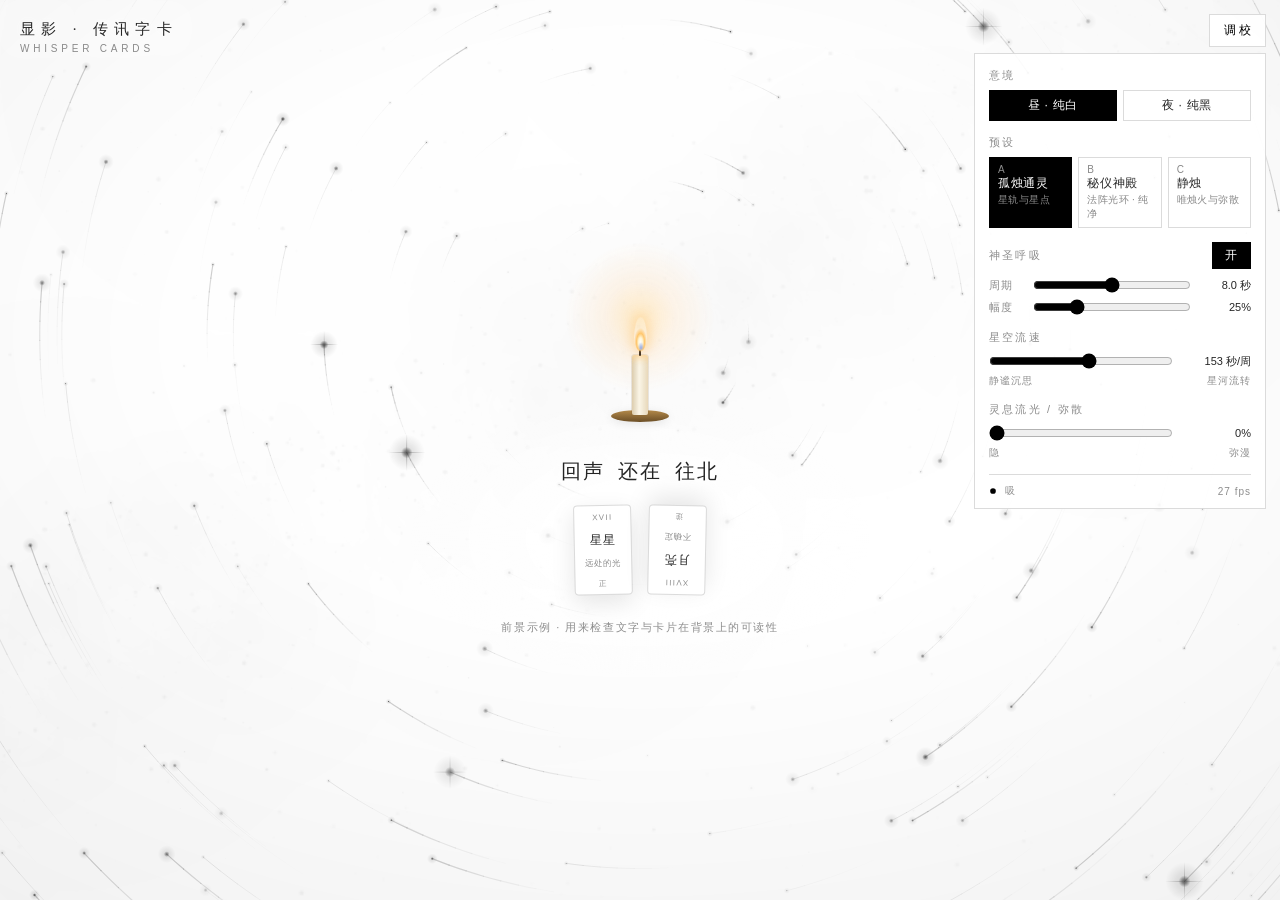
<file: 显影-太虚灵境背景.html>
<!DOCTYPE html>
<html lang="zh-CN">
<head>
<meta charset="utf-8">
<meta name="viewport" content="width=device-width, initial-scale=1, viewport-fit=cover">
<title>显影 · 传讯字卡 — 太虚灵境背景</title>
<style>
@property --halo{syntax:'<color>';inherits:true;initial-value:rgb(255,255,255)}
@property --ring{syntax:'<color>';inherits:true;initial-value:rgba(255,255,255,.55)}
@property --vig{syntax:'<color>';inherits:true;initial-value:rgba(0,0,0,.6)}

/* ---------- 昼：纯白 ---------- */
:root{
  --bg:#ffffff;
  --ink:#000; --ink2:rgba(0,0,0,.86); --mute:rgba(0,0,0,.45);
  --hair:rgba(0,0,0,.14);
  --panel:rgba(255,255,255,.92); --card:#fff; --shadow:rgba(0,0,0,.1);
  --accent:#000;
  --txglow:0 0 1px #fff,0 0 10px #fff,0 0 22px rgba(255,255,255,.9);
  --scrim:rgba(255,255,255,.8);
  --halo:rgb(0,0,0);
  --ring:rgba(0,0,0,.5);
  --vig:rgba(0,0,0,.05);
  --sans:"PingFang SC","Hiragino Sans GB","Noto Sans CJK SC","Source Han Sans SC","Microsoft YaHei",-apple-system,BlinkMacSystemFont,sans-serif;
  --serif:"Songti SC","STSong","Noto Serif CJK SC","Source Han Serif SC","SimSun",serif;
}
/* ---------- 夜：纯黑 ---------- */
html.dark{
  --bg:#000000;
  --ink:#fff; --ink2:rgba(255,255,255,.88); --mute:rgba(255,255,255,.45);
  --hair:rgba(255,255,255,.16);
  --panel:rgba(0,0,0,.84); --card:#000; --shadow:rgba(0,0,0,.6);
  --accent:#fff;
  --txglow:0 0 1px rgba(255,255,255,.5),0 0 10px rgba(255,255,255,.28),0 0 26px rgba(255,255,255,.12);
  --scrim:rgba(0,0,0,.66);
  --halo:rgb(255,255,255);
  --ring:rgba(255,255,255,.55);
  --vig:rgba(0,0,0,.6);
}
html{transition:--halo 1.6s,--ring 1.6s,--vig 1.6s}
*{box-sizing:border-box;-webkit-tap-highlight-color:transparent}
html,body{margin:0;padding:0;height:100%;overflow:hidden}
body{background:var(--bg);color:var(--ink);font-family:var(--sans);font-weight:300;transition:background-color 1.6s,color 1.2s}

/* ---------- 背景层 ---------- */
#sky,#aur{position:fixed;left:0;top:0;width:100%;height:100%;pointer-events:none}
#sky{z-index:0}
#aur{z-index:1}
#halo{position:fixed;left:50%;top:45%;width:0;height:0;z-index:2;pointer-events:none}
.hl{position:absolute;left:0;top:0;pointer-events:none;will-change:transform,opacity;transform:translate(-50%,-50%);opacity:0}
#hSky{width:170vmax;height:170vmax;border-radius:50%;background:radial-gradient(circle closest-side,var(--halo) 0%,transparent 100%)}
#hFill{width:52vmin;height:92vmin;border-radius:50%;background:radial-gradient(ellipse closest-side,var(--halo) 0%,transparent 78%)}
#hRim{width:50vmin;height:90vmin;border-radius:50%;background:radial-gradient(ellipse closest-side,transparent 62%,var(--halo) 79%,transparent 97%)}
#hRays{width:120vmin;height:120vmin;border-radius:50%;
  background:repeating-conic-gradient(from 0deg,var(--halo) 0deg,transparent 2.4deg 5.1deg,var(--halo) 7.5deg);
  -webkit-mask-image:radial-gradient(circle closest-side,transparent 9%,#000 24%,transparent 96%);
          mask-image:radial-gradient(circle closest-side,transparent 9%,#000 24%,transparent 96%)}
#hCore{width:40vmin;height:40vmin;border-radius:50%;background:radial-gradient(circle closest-side,#fff 0%,rgba(255,255,255,.5) 26%,transparent 100%)}
.ring{overflow:visible}
.ring *{vector-effect:non-scaling-stroke}
#rOuter{width:94vmin;height:94vmin}
#rMid{width:66vmin;height:66vmin}
#rInner{width:40vmin;height:40vmin}
.ring circle,.ring line,.ring polygon,.ring path{fill:none;stroke:var(--ring)}
.ring .dot{fill:var(--ring);stroke:none}
#veil{position:fixed;inset:0;z-index:3;pointer-events:none;
  background:radial-gradient(ellipse 85% 78% at var(--cx,50%) var(--cy,45%),transparent 42%,var(--vig) 100%)}

/* ---------- 前景 ---------- */
.stage{position:fixed;inset:0;z-index:5;display:flex;flex-direction:column;align-items:center;justify-content:center;
  padding:calc(64px + env(safe-area-inset-top,0px)) 24px calc(40px + env(safe-area-inset-bottom,0px))}
.mast{position:fixed;left:calc(20px + env(safe-area-inset-left,0px));top:calc(18px + env(safe-area-inset-top,0px));z-index:6;line-height:1.5}
.mast .zh{display:block;font-family:var(--serif);font-size:15px;letter-spacing:.42em;color:var(--ink2);text-shadow:var(--txglow)}
.mast .en{display:block;font-size:10px;letter-spacing:.38em;color:var(--mute)}

/* 蜡烛保留自身颜色 */
.candle{position:relative;width:80px;height:132px;flex:0 0 auto}
.dish{position:absolute;left:50%;bottom:0;width:58px;height:12px;margin-left:-29px;border-radius:50%;
  background:linear-gradient(#b48a4a,#6b4e26);box-shadow:0 2px 10px var(--shadow)}
html.dark .dish{background:linear-gradient(#8f6c36,#3a2a14)}
.wax{position:absolute;left:50%;bottom:7px;width:16px;height:60px;margin-left:-8px;border-radius:3px 3px 2px 2px;
  background:linear-gradient(90deg,#d9cdb3,#fbf5e6 45%,#e6dac0);box-shadow:inset 0 6px 8px -4px rgba(255,214,150,.9),0 0 0 1px rgba(120,90,50,.14)}
.wick{position:absolute;left:50%;bottom:66px;width:2px;height:8px;margin-left:-1px;background:#2b2118;border-radius:1px}
.flame-glow{position:absolute;left:50%;bottom:30px;width:150px;height:150px;margin-left:-75px;border-radius:50%;
  background:radial-gradient(circle closest-side,rgba(255,214,140,.6),rgba(255,190,110,.18) 46%,transparent);will-change:opacity}
.flame{position:absolute;left:50%;bottom:71px;width:13px;height:34px;margin-left:-6.5px;
  border-radius:50% 50% 50% 50% / 62% 62% 38% 38%;transform-origin:50% 100%;will-change:transform;
  background:radial-gradient(ellipse 50% 42% at 50% 74%,#fff 0%,#fff4d2 32%,rgba(255,196,104,.96) 62%,rgba(255,130,40,0) 100%);
  box-shadow:0 0 12px 3px rgba(255,190,100,.42)}
.flame::after{content:"";position:absolute;left:50%;bottom:1px;width:6px;height:8px;margin-left:-3px;border-radius:50%;
  background:radial-gradient(ellipse at 50% 70%,rgba(110,150,255,.75),transparent 72%)}
#anchor{position:absolute;left:50%;bottom:86px;width:0;height:0}

.msg{position:relative;text-align:center;margin-top:30px;max-width:30em}
.msg::before{content:"";position:absolute;left:-90px;right:-90px;top:-50px;bottom:-40px;z-index:-1;pointer-events:none;
  background:radial-gradient(ellipse closest-side,var(--scrim) 0%,var(--scrim) 40%,transparent 100%);transition:background 1.6s}
.words{font-family:var(--serif);font-size:20px;line-height:1.9;letter-spacing:.1em;color:var(--ink2);text-shadow:var(--txglow)}
.words span{display:inline-block;margin:0 .32em}
.cards{display:flex;justify-content:center;align-items:center;margin:18px 0 0}
.tf{width:58px;height:90px;margin:0 8px;border:1px solid var(--hair);border-radius:4px;background:var(--card);
  box-shadow:0 8px 24px var(--shadow);display:flex;flex-direction:column;align-items:center;justify-content:space-between;padding:7px 3px 5px;
  transform:rotate(var(--rot,0deg)) translateY(var(--dy,0px));transition:background 1.6s}
.tf .tn{font-size:8px;letter-spacing:.16em;color:var(--mute)}
.tf .nm{font-family:var(--serif);font-size:12px;letter-spacing:.08em;color:var(--ink2)}
.tf .kw{font-size:8.5px;color:var(--mute);text-align:center;line-height:1.3}
.tf .pp{font-size:7.5px;letter-spacing:.2em;color:var(--mute)}
.tf.rev{transform:rotate(calc(180deg + var(--rot,0deg))) translateY(var(--dy,0px))}
.hint{margin:22px 0 0;font-size:11px;letter-spacing:.14em;color:var(--mute)}

/* ---------- 调校台 ---------- */
.panel{position:fixed;z-index:10;right:calc(14px + env(safe-area-inset-right,0px));top:calc(14px + env(safe-area-inset-top,0px));
  width:min(292px,calc(100vw - 28px));font-size:12px;color:var(--ink2)}
.tog{display:block;margin-left:auto;background:var(--panel);border:1px solid var(--hair);color:var(--ink);font-family:inherit;
  font-size:12px;letter-spacing:.2em;padding:7px 12px 7px 14px;cursor:pointer}
.body{margin-top:6px;background:var(--panel);border:1px solid var(--hair);padding:14px 14px 10px;
  max-height:calc(100vh - 90px);overflow:auto;transition:background 1.2s}
.panel.closed .body{display:none}
.sec{margin:0 0 14px}
.sec h2{margin:0 0 7px;font-size:11px;font-weight:400;letter-spacing:.2em;color:var(--mute)}
.btns{display:flex;flex-wrap:wrap;gap:6px}
.btns button,.sw{flex:1 1 auto;background:none;border:1px solid var(--hair);color:var(--ink2);font-family:inherit;font-size:12px;
  letter-spacing:.06em;padding:6px 8px;cursor:pointer;transition:background .3s,color .3s,border-color .3s}
.btns button.on,.sw.on{background:var(--ink);border-color:var(--ink);color:var(--bg)}
.pre{display:grid;grid-template-columns:1fr 1fr}
.pre button{display:flex;flex-direction:column;align-items:flex-start;text-align:left;min-width:0}
.pre button b{font-weight:400;font-size:10px;letter-spacing:.2em;opacity:.55}
.pre button small{font-size:10px;opacity:.55;letter-spacing:.04em;margin-top:1px}
.row2{display:flex;align-items:center;justify-content:space-between;margin:0 0 7px}
.sl{display:grid;grid-template-columns:36px 1fr 52px;align-items:center;gap:8px;margin:4px 0}
.sl span{color:var(--mute);font-size:11px;letter-spacing:.1em}
.sl output{text-align:right;font-size:11px;color:var(--ink2);font-variant-numeric:tabular-nums}
input[type=range]{width:100%;margin:0;accent-color:var(--accent);height:18px;cursor:pointer}
.ends{display:flex;justify-content:space-between;font-size:10px;color:var(--mute);letter-spacing:.1em;margin-top:2px}
.foot{display:flex;align-items:center;gap:8px;border-top:1px solid var(--hair);padding-top:9px;font-size:10px;color:var(--mute);letter-spacing:.1em}
.pulse{width:8px;height:8px;border-radius:50%;background:var(--accent);flex:0 0 auto}
.foot .sp{flex:1}
button:focus-visible,input:focus-visible{outline:2px solid var(--accent);outline-offset:2px}
@media (max-width:600px){.words{font-size:18px}.mast .zh{font-size:13px}}
</style>
</head>
<body>

<canvas id="sky" aria-hidden="true"></canvas>
<canvas id="aur" aria-hidden="true"></canvas>

<div id="halo" aria-hidden="true">
  <div class="hl" id="hSky"></div>
  <div class="hl" id="hRays"></div>
  <div class="hl" id="hFill"></div>
  <div class="hl" id="hRim"></div>
  <svg class="hl ring" id="rOuter" viewBox="-100 -100 200 200">
    <circle r="98" stroke-width=".6"/>
    <circle r="92" stroke-width="1" stroke-dasharray="1 5"/>
    <g id="ticks"></g>
    <circle r="84" stroke-width=".5"/>
  </svg>
  <svg class="hl ring" id="rMid" viewBox="-100 -100 200 200">
    <circle r="96" stroke-width=".7"/>
    <polygon points="0,-90 63.6,-63.6 90,0 63.6,63.6 0,90 -63.6,63.6 -90,0 -63.6,-63.6" stroke-width=".5" opacity=".55"/>
    <path id="octa" stroke-width=".7"/>
    <g id="mdots"></g>
  </svg>
  <svg class="hl ring" id="rInner" viewBox="-100 -100 200 200">
    <circle r="94" stroke-width="1.1" stroke-dasharray=".5 3.5"/>
    <circle r="78" stroke-width=".6"/>
    <circle r="40" stroke-width=".5" opacity=".7"/>
  </svg>
  <div class="hl" id="hCore"></div>
</div>

<div id="veil" aria-hidden="true"></div>

<div class="mast">
  <span class="zh">显影 · 传讯字卡</span>
  <span class="en">WHISPER CARDS</span>
</div>

<main class="stage">
  <div class="candle" id="candle">
    <div class="flame-glow" id="flameGlow"></div>
    <div class="dish"></div>
    <div class="wax"></div>
    <div class="wick"></div>
    <div class="flame" id="flame"></div>
    <div id="anchor"></div>
  </div>
  <section class="msg">
    <div class="words"><span>回声</span><span>还在</span><span>往北</span></div>
    <div class="cards">
      <div class="tf" style="--rot:-1.2deg;--dy:-3px"><span class="tn">XVII</span><span class="nm">星星</span><span class="kw">远处的光</span><span class="pp">正</span></div>
      <div class="tf rev" style="--rot:1.2deg;--dy:3px"><span class="tn">XVIII</span><span class="nm">月亮</span><span class="kw">不确定</span><span class="pp">逆</span></div>
    </div>
    <p class="hint">前景示例 · 用来检查文字与卡片在背景上的可读性</p>
  </section>
</main>

<aside class="panel" id="panel">
  <button class="tog" id="tog" type="button" aria-expanded="true" aria-controls="pbody">调校</button>
  <div class="body" id="pbody">
    <div class="sec">
      <h2>意境</h2>
      <div class="btns" id="themeBtns">
        <button type="button" data-theme="light">昼 · 纯白</button>
        <button type="button" data-theme="dark">夜 · 纯黑</button>
      </div>
    </div>
    <div class="sec">
      <h2>预设</h2>
      <div class="btns pre" id="preBtns" style="grid-template-columns:1fr 1fr 1fr">
        <button type="button" data-p="A"><b>A</b>孤烛通灵<small>星轨与星点</small></button>
        <button type="button" data-p="C"><b>B</b>秘仪神殿<small>法阵光环 · 纯净</small></button>
        <button type="button" data-p="D"><b>C</b>静烛<small>唯烛火与弥散</small></button>
      </div>
    </div>
    <div class="sec">
      <div class="row2"><h2 style="margin:0">神圣呼吸</h2><button type="button" class="sw on" id="breathOn" style="flex:0 0 auto;padding:4px 12px">开</button></div>
      <label class="sl"><span>周期</span><input type="range" id="rPeriod" min="4" max="12" step="0.1"><output id="oPeriod"></output></label>
      <label class="sl"><span>幅度</span><input type="range" id="rAmp" min="0" max="100" step="1"><output id="oAmp"></output></label>
    </div>
    <div class="sec">
      <h2>星空流速</h2>
      <label class="sl" style="grid-template-columns:1fr 70px"><input type="range" id="rDrift" min="0" max="100" step="1" aria-label="星空流速"><output id="oDrift"></output></label>
      <div class="ends"><span>静谧沉思</span><span>星河流转</span></div>
    </div>
    <div class="sec">
      <h2>灵息流光 / 弥散</h2>
      <label class="sl" style="grid-template-columns:1fr 70px"><input type="range" id="rFlow" min="0" max="100" step="1" aria-label="灵息流光与弥散强度"><output id="oFlow"></output></label>
      <div class="ends"><span>隐</span><span>弥漫</span></div>
    </div>
    <div class="foot"><i class="pulse" id="pulse"></i><span id="phaseTxt">吸</span><span class="sp"></span><span id="fps">— fps</span></div>
  </div>
</aside>

<script>
(function () {
  'use strict';

  var root = document.documentElement;
  var reduce = window.matchMedia && matchMedia('(prefers-reduced-motion: reduce)').matches;
  var MF = reduce ? 0.2 : 1;
  var isDark = !(window.matchMedia && matchMedia('(prefers-color-scheme: light)').matches);
  root.classList.toggle('dark', isDark);

  function rng(seed) {
    return function () {
      seed |= 0; seed = seed + 0x6D2B79F5 | 0;
      var t = Math.imul(seed ^ seed >>> 15, 1 | seed);
      t = t + Math.imul(t ^ t >>> 7, 61 | t) ^ t;
      return ((t ^ t >>> 14) >>> 0) / 4294967296;
    };
  }
  function mk(w, h) { var c = document.createElement('canvas'); c.width = w; c.height = h || w; return c; }
  function sstep(x) { return x * x * (3 - 2 * x); }
  var TAU = Math.PI * 2;

  /* ---------- 预设 ----------
     neb 远景星云 · stars 星点 · trail 星轨 · dust 灵尘
     flow 滑块强度 · auroraW 极光权重 · hazeW 弥散权重
     sky/fill/rim/rays/core 光晕各层 · rings 法阵 · candle 烛光 */
  var PRESETS = {
    A: { period: 8.0, amp: 0.25, drift: 0.55, flow: 0.0, auroraW: 0.0, hazeW: 0.0, neb: 0.25, stars: 1, trail: 1, dust: 0.20,
         sky: 0.0, fill: 0.0, rim: 0.0, rays: 0.0, core: 0.0, rings: 0, candle: 1.00 },
    B: { period: 9.0, amp: 0.32, drift: 0.78, flow: 0.88, auroraW: 1.00, hazeW: 0.20, neb: 1.00, stars: 1, trail: 0, dust: 1.00,
         sky: 0.90, fill: 0.22, rim: 0.12, rays: 0.10, core: 0.45, rings: 0, candle: 0.55 },
    C: { period: 6.5, amp: 0.72, drift: 0.45, flow: 0.45, auroraW: 0.65, hazeW: 0.00, neb: 0.25, stars: 0.35, trail: 0, dust: 0.15,
         sky: 0.60, fill: 0.50, rim: 0.70, rays: 0.40, core: 0.85, rings: 1, candle: 0.90 },
    D: { period: 8.0, amp: 0.50, drift: 0.30, flow: 0.60, auroraW: 0.00, hazeW: 1.00, neb: 0.00, stars: 0, trail: 0, dust: 0.00,
         sky: 0.55, fill: 0.45, rim: 0.00, rays: 0.00, core: 1.00, rings: 0, candle: 1.00 }
  };
  var P = {}, C = {};
  for (var k0 in PRESETS.A) { P[k0] = PRESETS.A[k0]; C[k0] = PRESETS.A[k0]; }
  C.trail = 0;          /* 星轨从零开始“曝光” */
  P.breath = 1; C.breath = 1;

  /* ---------- 画布 ---------- */
  var sky = document.getElementById('sky'), sx = sky.getContext('2d');
  var aur = document.getElementById('aur'), ax = aur.getContext('2d');
  var dpr = 1, W = 0, H = 0, CX = 0, CY = 0, R = 0, AS = 6;
  var nebD = null, nebL = null, stars = [], buckets = [[], [], []], dust = [];

  function starSprite(rgb, whiteCore, spikes) {
    var s = 64, c = mk(s), g = c.getContext('2d'), r = s / 2;
    var gr = g.createRadialGradient(r, r, 0, r, r, r);
    gr.addColorStop(0, 'rgba(' + rgb + ',1)');
    gr.addColorStop(0.1, 'rgba(' + rgb + ',.85)');
    gr.addColorStop(0.3, 'rgba(' + rgb + ',.18)');
    gr.addColorStop(1, 'rgba(' + rgb + ',0)');
    g.fillStyle = gr; g.fillRect(0, 0, s, s);
    if (spikes) {
      var lg = g.createLinearGradient(0, 0, s, 0);
      lg.addColorStop(0, 'rgba(' + rgb + ',0)'); lg.addColorStop(0.5, 'rgba(' + rgb + ',.7)'); lg.addColorStop(1, 'rgba(' + rgb + ',0)');
      g.fillStyle = lg; g.fillRect(0, r - 0.6, s, 1.2);
      var lv = g.createLinearGradient(0, 0, 0, s);
      lv.addColorStop(0, 'rgba(' + rgb + ',0)'); lv.addColorStop(0.5, 'rgba(' + rgb + ',.7)'); lv.addColorStop(1, 'rgba(' + rgb + ',0)');
      g.fillStyle = lv; g.fillRect(r - 0.6, 0, 1.2, s);
    }
    return c;
  }
  /* 纯黑白：夜里是白点，昼里是墨点 */
  var SPR = {
    d: starSprite('255,255,255'), dBig: starSprite('255,255,255', true, true),
    l: starSprite('0,0,0'), lBig: starSprite('0,0,0', false, true)
  };

  function genNebula(dark, S) {
    var c = mk(S), g = c.getContext('2d'), r = rng(dark ? 1337 : 4242);
    var h = S / 2, th = -0.55, ux = Math.cos(th), uy = Math.sin(th), px = -uy, py = ux;
    var rgb = dark ? '255,255,255' : '0,0,0';
    function gauss() { return (r() + r() + r() - 1.5) / 1.5; }
    function blob(x, y, rad, a, col) {
      col = col || rgb;
      var gr = g.createRadialGradient(x, y, 0, x, y, rad);
      gr.addColorStop(0, 'rgba(' + col + ',' + a + ')');
      gr.addColorStop(0.5, 'rgba(' + col + ',' + (a * 0.4) + ')');
      gr.addColorStop(1, 'rgba(' + col + ',0)');
      g.fillStyle = gr; g.fillRect(x - rad, y - rad, rad * 2, rad * 2);
    }
    var t, o, i;
    g.globalCompositeOperation = dark ? 'lighter' : 'source-over';
    for (i = 0; i < 36; i++) {
      t = (r() - 0.5) * 1.9 * h; o = gauss() * 0.16 * h;
      blob(h + ux * t + px * o, h + uy * t + py * o, h * (0.08 + r() * 0.2), dark ? (0.018 + r() * 0.03) : (0.012 + r() * 0.022));
    }
    for (i = 0; i < 12; i++) blob(r() * S, r() * S, h * (0.15 + r() * 0.3), dark ? 0.014 : 0.01);
    for (i = 0; i < 9; i++) {
      t = (r() - 0.5) * 1.4 * h; o = gauss() * 0.06 * h;
      blob(h + ux * t + px * o, h + uy * t + py * o, h * (0.02 + r() * 0.05), dark ? 0.05 : 0.03);
    }
    g.globalCompositeOperation = 'destination-out';
    for (i = 0; i < 20; i++) {
      t = (r() - 0.5) * 1.6 * h; o = gauss() * 0.05 * h + 0.02 * h;
      blob(h + ux * t + px * o, h + uy * t + py * o, h * (0.03 + r() * 0.07), 0.35 + r() * 0.3, '0,0,0');
    }
    g.globalCompositeOperation = dark ? 'lighter' : 'source-over';
    var n = Math.min(6000, (S * S / 700) | 0), sc = Math.max(1, S / 1400);
    for (i = 0; i < n; i++) {
      var x, y;
      if (r() < 0.5) { t = (r() - 0.5) * 2 * h; o = gauss() * 0.22 * h; x = h + ux * t + px * o; y = h + uy * t + py * o; }
      else { x = r() * S; y = r() * S; }
      var sz = (0.35 + Math.pow(r(), 3) * 1.1) * sc;
      var a = dark ? (0.12 + r() * 0.45) : (0.04 + r() * 0.14);
      g.fillStyle = 'rgba(' + rgb + ',' + a.toFixed(3) + ')';
      g.beginPath(); g.arc(x, y, sz, 0, TAU); g.fill();
    }
    g.globalCompositeOperation = 'destination-in';
    var m = g.createRadialGradient(h, h, h * 0.84, h, h, h);
    m.addColorStop(0, '#000'); m.addColorStop(1, 'rgba(0,0,0,0)');
    g.fillStyle = m; g.fillRect(0, 0, S, S);
    return c;
  }

  function genStars() {
    var r = rng(99), n = Math.min(520, Math.round(W * H / 3000));
    stars = []; buckets = [[], [], []];
    for (var i = 0; i < n; i++) {
      var big = r() < 0.04;
      var s = {
        r: 40 + Math.sqrt(r()) * (R - 40), a: r() * TAU,
        sz: big ? 2 + r() * 1.2 : 0.55 + Math.pow(r(), 2.2) * 1.6,
        al: big ? 0.9 : 0.35 + r() * 0.6,
        f: 0.4 + r() * 1.8, p: r() * TAU, big: big
      };
      s.cls = big || s.al > 0.8 ? 2 : (s.al > 0.58 ? 1 : 0);
      stars.push(s); buckets[s.cls].push(s);
    }
    var m = Math.min(110, Math.round(W * H / 12000));
    dust = [];
    for (var j = 0; j < m; j++) dust.push(newDust(r, true));
  }
  function newDust(r, anywhere) {
    r = r || Math.random;
    return { x: r() * W, y: anywhere ? r() * H : H + 10 + r() * 40, v: 0.5 + r() * 0.8,
             sz: 0.5 + Math.pow(r(), 2) * 1.6, ph: r() * TAU, al: 0.35 + r() * 0.55 };
  }

  var anchor = document.getElementById('anchor');
  var haloEl = document.getElementById('halo');
  function resize() {
    dpr = Math.min(window.devicePixelRatio || 1, 2);
    W = window.innerWidth; H = window.innerHeight;
    sky.width = Math.round(W * dpr); sky.height = Math.round(H * dpr);
    sx.setTransform(dpr, 0, 0, dpr, 0, 0);
    aur.width = Math.max(2, Math.round(W / AS)); aur.height = Math.max(2, Math.round(H / AS));
    var b = anchor.getBoundingClientRect();
    CX = b.left; CY = b.top;
    haloEl.style.left = CX + 'px'; haloEl.style.top = CY + 'px';
    root.style.setProperty('--cx', CX + 'px'); root.style.setProperty('--cy', CY + 'px');
    R = Math.max(Math.hypot(CX, CY), Math.hypot(W - CX, CY), Math.hypot(CX, H - CY), Math.hypot(W - CX, H - CY)) * 1.08;
    var S = Math.min(2048, Math.ceil(2 * R * Math.min(dpr, 1.5) * 0.6));
    nebD = genNebula(true, S); nebL = genNebula(false, S);
    genStars();
  }

  /* ---------- 法阵线条 ---------- */
  (function buildRings() {
    var ns = 'http://www.w3.org/2000/svg', g = document.getElementById('ticks'), i, l;
    for (i = 0; i < 48; i++) {
      var a = i / 48 * TAU, long = i % 4 === 0;
      l = document.createElementNS(ns, 'line');
      l.setAttribute('x1', (Math.cos(a) * 85).toFixed(2)); l.setAttribute('y1', (Math.sin(a) * 85).toFixed(2));
      l.setAttribute('x2', (Math.cos(a) * (long ? 91 : 88)).toFixed(2)); l.setAttribute('y2', (Math.sin(a) * (long ? 91 : 88)).toFixed(2));
      l.setAttribute('stroke-width', long ? '.8' : '.45');
      g.appendChild(l);
    }
    var d = '', pts = [];
    for (i = 0; i < 8; i++) pts.push([Math.cos(i / 8 * TAU - Math.PI / 2) * 90, Math.sin(i / 8 * TAU - Math.PI / 2) * 90]);
    for (i = 0; i <= 8; i++) { var p = pts[(i * 3) % 8]; d += (i ? 'L' : 'M') + p[0].toFixed(2) + ' ' + p[1].toFixed(2); }
    document.getElementById('octa').setAttribute('d', d + 'Z');
    var md = document.getElementById('mdots');
    for (i = 0; i < 8; i++) {
      var c = document.createElementNS(ns, 'circle'), aa = i / 8 * TAU + TAU / 16;
      c.setAttribute('cx', (Math.cos(aa) * 96).toFixed(2)); c.setAttribute('cy', (Math.sin(aa) * 96).toFixed(2));
      c.setAttribute('r', '1.6'); c.setAttribute('class', 'dot');
      md.appendChild(c);
    }
  })();

  /* ---------- 低分辨率层：灵息极光 + 弥散 ---------- */
  var RIB = [
    { base: 0.27, A1: 0.07, k1: 1.3, w1: 0.06, A2: 0.03, k2: 3.1, w2: 0.09, ph: 0.0, v: 0.013, wd: 0.11 },
    { base: 0.72, A1: 0.05, k1: 1.9, w1: 0.045, A2: 0.028, k2: 4.0, w2: 0.07, ph: 2.1, v: 0.010, wd: 0.085 }
  ];
  var HZ = [
    { or: 0.16, sp: 0.020, ph: 0.0, rad: 0.55, sy: 0.7 },
    { or: 0.30, sp: -0.014, ph: 2.0, rad: 0.72, sy: 0.6 },
    { or: 0.10, sp: 0.032, ph: 4.0, rad: 0.42, sy: 0.9 },
    { or: 0.38, sp: 0.011, ph: 1.0, rad: 0.85, sy: 0.5 }
  ];
  function themePasses(mL) {
    var ps = [];
    if (1 - mL > 0.01) ps.push({ w: 1 - mL, op: 'lighter', rgb: '255,255,255', k: 1 });
    if (mL > 0.01) ps.push({ w: mL, op: 'source-over', rgb: '0,0,0', k: 0.6 });
    return ps;
  }
  function drawFlow(T, aI, hI, mL, br, spd) {
    var w = aur.width, h = aur.height;
    ax.globalCompositeOperation = 'source-over'; ax.globalAlpha = 1;
    ax.clearRect(0, 0, w, h);
    if (aI < 0.005 && hI < 0.005) return;
    var passes = themePasses(mL);
    for (var q = 0; q < passes.length; q++) {
      var pq = passes[q];
      ax.globalCompositeOperation = pq.op;

      /* 弥散：几团极大的柔雾绕烛心游移，外加从烛焰升起的烟气 */
      if (hI > 0.005) {
        var M = Math.min(W, H) / AS, cx = CX / AS, cy = CY / AS, st = hI * pq.w * pq.k;
        for (var i = 0; i < HZ.length; i++) {
          var z = HZ[i], an = z.ph + T * z.sp * spd;
          var x = cx + Math.cos(an) * z.or * M * 1.4, y = cy + Math.sin(an) * z.or * M * z.sy;
          var rad = z.rad * M * (1 + 0.1 * br);
          var a = 0.075 * st * (0.7 + 0.3 * br);
          var g = ax.createRadialGradient(x, y, 0, x, y, rad);
          g.addColorStop(0, 'rgba(' + pq.rgb + ',' + a.toFixed(4) + ')');
          g.addColorStop(0.55, 'rgba(' + pq.rgb + ',' + (a * 0.35).toFixed(4) + ')');
          g.addColorStop(1, 'rgba(' + pq.rgb + ',0)');
          ax.fillStyle = g; ax.fillRect(x - rad, y - rad, rad * 2, rad * 2);
        }
        for (var j = 0; j < 3; j++) {
          var u = ((T * spd) / 18 + j / 3) % 1;
          var wx = cx + Math.sin(u * 5 + j * 2.1) * 0.06 * M * u, wy = cy - u * 0.55 * M;
          var wr = (0.05 + 0.24 * u) * M;
          var wa = Math.pow(Math.sin(u * Math.PI), 1.5) * 0.11 * st;
          var wg = ax.createRadialGradient(wx, wy, 0, wx, wy, wr);
          wg.addColorStop(0, 'rgba(' + pq.rgb + ',' + wa.toFixed(4) + ')');
          wg.addColorStop(1, 'rgba(' + pq.rgb + ',0)');
          ax.fillStyle = wg; ax.fillRect(wx - wr, wy - wr, wr * 2, wr * 2);
        }
      }

      /* 极光光带 */
      if (aI > 0.005) {
        ax.lineCap = 'round'; ax.lineJoin = 'round';
        for (var r = 0; r < RIB.length; r++) {
          var rb = RIB[r], strength = aI * pq.w * pq.k;
          var c = ((T * rb.v + rb.ph * 0.17) % 1.6) - 0.3;
          if (r % 2) c = 1 - c;
          var gr = ax.createLinearGradient(0, 0, w, 0);
          for (var s = 0; s <= 8; s++) {
            var uu = s / 8, e = 0.22 + 0.78 * Math.exp(-Math.pow((uu - c) / 0.28, 2));
            gr.addColorStop(uu, 'rgba(' + pq.rgb + ',' + e.toFixed(3) + ')');
          }
          ax.strokeStyle = gr;
          var base = rb.base + 0.04 * Math.sin(T * 0.021 + rb.ph);
          ax.beginPath();
          for (var p = 0; p <= 48; p++) {
            var xx = (p / 48) * 1.2 - 0.1;
            var yy = base + rb.A1 * Math.sin(TAU * rb.k1 * xx + T * rb.w1 * TAU * 0.25 + rb.ph)
                          + rb.A2 * Math.sin(TAU * rb.k2 * xx - T * rb.w2 * TAU * 0.25 + rb.ph * 1.7);
            if (p) ax.lineTo(xx * w, yy * h); else ax.moveTo(xx * w, yy * h);
          }
          var bw = rb.wd * h, ws = [1.0, 0.6, 0.32, 0.14], as = [0.07, 0.09, 0.12, 0.16];
          for (var k = 0; k < 4; k++) { ax.globalAlpha = as[k] * strength; ax.lineWidth = bw * ws[k]; ax.stroke(); }
          for (var m = 1; m <= 3; m++) {
            ax.save(); ax.translate(0, -m * bw * 0.55);
            ax.globalAlpha = 0.05 / m * strength; ax.lineWidth = bw * 0.55; ax.stroke();
            ax.restore();
          }
          ax.globalAlpha = 1;
        }
      }
    }
  }

  /* ---------- 星轨：同亮度、同段位的弧合并成一条路径，一次描边 ---------- */
  var TRAIL_K = 7, TRAIL_CLS = [[0.28, 0.55], [0.5, 0.8], [0.85, 1.2]];
  function drawTrails(angMid, passes) {
    var Lr = C.trail * 0.62;
    var amt = C.trail * C.stars;
    if (Lr < 0.004 || amt < 0.01) return;
    sx.lineCap = 'round';
    for (var q = 0; q < passes.length; q++) {
      var pq = passes[q];
      sx.globalCompositeOperation = pq.op; sx.globalAlpha = 1;
      for (var c = 0; c < 3; c++) {
        var list = buckets[c];
        sx.lineWidth = TRAIL_CLS[c][1];
        for (var k = 0; k < TRAIL_K; k++) {
          var a = TRAIL_CLS[c][0] * Math.pow(1 - k / TRAIL_K, 1.5) * amt * pq.w * pq.k;
          if (a < 0.004) continue;
          sx.strokeStyle = 'rgba(' + pq.rgb + ',' + a.toFixed(3) + ')';
          sx.beginPath();
          for (var i = 0; i < list.length; i++) {
            var s = list[i], th = s.a + angMid;
            var a1 = th - Lr * k / TRAIL_K, a0 = th - Lr * (k + 1) / TRAIL_K;
            sx.moveTo(CX + Math.cos(a0) * s.r, CY + Math.sin(a0) * s.r);
            sx.arc(CX, CY, s.r, a0, a1);
          }
          sx.stroke();
        }
      }
    }
  }

  function drawSky(T, dt, angFar, angMid, br, mL) {
    sx.globalCompositeOperation = 'source-over'; sx.globalAlpha = 1;
    sx.clearRect(0, 0, W, H);
    var passes = themePasses(mL);

    /* 远景星云 */
    if (C.neb > 0.005) {
      var nb = C.neb * (0.9 + 0.1 * br);
      sx.save(); sx.translate(CX, CY); sx.rotate(angFar);
      if (1 - mL > 0.003) { sx.globalAlpha = (1 - mL) * nb; sx.drawImage(nebD, -R, -R, 2 * R, 2 * R); }
      if (mL > 0.003) { sx.globalAlpha = mL * nb; sx.drawImage(nebL, -R, -R, 2 * R, 2 * R); }
      sx.restore();
    }

    /* 星轨 */
    drawTrails(angMid, passes);

    /* 星点（星轨模式下闪烁收敛，像曝光里的星头） */
    if (C.stars > 0.01) {
      var cosA = Math.cos(angMid), sinA = Math.sin(angMid), twA = 1 - 0.7 * C.trail;
      for (var q = 0; q < passes.length; q++) {
        var pq = passes[q], sp = pq.rgb === '0,0,0' ? [SPR.l, SPR.lBig] : [SPR.d, SPR.dBig];
        sx.globalCompositeOperation = pq.op;
        for (var i = 0; i < stars.length; i++) {
          var s = stars[i];
          var ca = Math.cos(s.a), sa = Math.sin(s.a);
          var x = CX + (ca * cosA - sa * sinA) * s.r, y = CY + (sa * cosA + ca * sinA) * s.r;
          if (x < -30 || y < -30 || x > W + 30 || y > H + 30) continue;
          var tw = 0.6 * (0.5 + 0.5 * Math.sin(T * s.f + s.p)) + 0.4 * (0.5 + 0.5 * Math.sin(T * s.f * 2.7 + s.p * 1.3));
          tw = 1 - twA + twA * tw;
          var a = s.al * (0.28 + 0.72 * tw) * pq.w * (pq.rgb === '0,0,0' ? 0.75 : 1) * C.stars;
          if (a < 0.01) continue;
          var d = s.sz * (s.big ? 13 : 10) * (0.88 + 0.12 * tw);
          sx.globalAlpha = a;
          sx.drawImage(s.big ? sp[1] : sp[0], x - d / 2, y - d / 2, d, d);
        }
      }
    }

    /* 近景灵尘 */
    if (C.dust > 0.01) {
      var rise = 8 + 26 * C.drift;
      for (var j = 0; j < dust.length; j++) {
        var p = dust[j];
        p.y -= rise * p.v * dt;
        p.x += Math.sin(p.y * 0.005 + p.ph + T * 0.15) * 12 * p.v * dt;
        if (p.y > CY) p.x += (CX - p.x) * 0.035 * dt;
        if (p.y < -12) dust[j] = newDust();
      }
      for (q = 0; q < passes.length; q++) {
        pq = passes[q];
        var spr = pq.rgb === '0,0,0' ? SPR.l : SPR.d;
        sx.globalCompositeOperation = pq.op;
        for (j = 0; j < dust.length; j++) {
          p = dust[j];
          var fy = p.y / H, life = Math.min(1, (1 - fy) * 6) * Math.min(1, fy * 2.2 + 0.05);
          if (life <= 0) continue;
          var near = Math.max(0, 1 - Math.hypot(p.x - CX, p.y - CY) / 160);
          var al = p.al * life * (0.75 + 0.25 * Math.sin(T * 1.3 + p.ph)) * (1 + near * 0.8) * pq.w * pq.k * C.dust;
          var dd = p.sz * 7;
          sx.globalAlpha = Math.min(1, al);
          sx.drawImage(spr, p.x - dd / 2, p.y - dd / 2, dd, dd);
        }
      }
    }
    sx.globalAlpha = 1; sx.globalCompositeOperation = 'source-over';
  }

  /* ---------- 光晕（夜：白光；昼：极淡的墨晕） ---------- */
  var L = {
    sky:  { el: document.getElementById('hSky'),  lag: 1.0, gain: 0.05, dark: 0.14, light: 0.035 },
    rays: { el: document.getElementById('hRays'), lag: 0.7, gain: 0.10, dark: 0.14, light: 0.06 },
    fill: { el: document.getElementById('hFill'), lag: 0.35, gain: 0.12, dark: 0.20, light: 0.04 },
    rim:  { el: document.getElementById('hRim'),  lag: 0.45, gain: 0.14, dark: 0.40, light: 0.12 },
    core: { el: document.getElementById('hCore'), lag: 0.0, gain: 0.16, dark: 0.50, light: 0.0 }
  };
  var RINGS = [
    { el: document.getElementById('rOuter'), spd: 1.1, lag: 0.8 },
    { el: document.getElementById('rMid'), spd: -0.7, lag: 0.5 },
    { el: document.getElementById('rInner'), spd: 1.8, lag: 0.25 }
  ];
  var flame = document.getElementById('flame'), flameGlow = document.getElementById('flameGlow');

  /* ---------- 主循环 ---------- */
  var last = performance.now(), T = 0, phi = 0, angFar = 0, angMid = 0, rayA = 0;
  var ringA = [0, 0, 0], mL = isDark ? 0 : 1, fpsN = 0, fpsT = 0;
  var pulseEl = document.getElementById('pulse'), fpsEl = document.getElementById('fps'), phaseEl = document.getElementById('phaseTxt');

  function frame(now) {
    var dt = Math.min(0.05, (now - last) / 1000); last = now;
    var dtm = dt * MF; T += dtm;
    var ke = 1 - Math.exp(-dt * 1.8), kTrail = 1 - Math.exp(-dt * (P.trail > C.trail ? 0.35 : 1.5));
    for (var key in P) C[key] += (P[key] - C[key]) * (key === 'trail' ? kTrail : ke);
    mL += ((isDark ? 0 : 1) - mL) * (1 - Math.exp(-dt * 2.2));

    phi += dtm * TAU / C.period;
    var amp = C.amp * C.breath * (reduce ? 0.4 : 1);
    function breathAt(lag) { return sstep((1 - Math.cos(phi - lag)) / 2); }
    var b0 = breathAt(0);

    var Tfar = 480 * Math.pow(0.125, C.drift);
    angFar += dtm * TAU / Tfar;
    angMid += dtm * TAU / (Tfar / 1.6);
    rayA += dtm * 0.6;

    drawSky(T, dtm, angFar, angMid, 1 - amp + amp * b0, mL);
    drawFlow(T, C.flow * C.auroraW * (0.9 + 0.1 * b0), C.flow * C.hazeW, mL, 1 - amp + amp * b0, 0.5 + 1.5 * C.drift);

    var n = Math.sin(T * 7.3) * 0.5 + Math.sin(T * 13.1 + 1) * 0.3 + Math.sin(T * 23.7 + 2) * 0.2;
    if (reduce) n *= 0.3;
    flame.style.transform = 'scale(' + (1 - 0.03 * n).toFixed(3) + ',' + (1 + 0.06 * n).toFixed(3) + ') skewX(' + (n * 2.2).toFixed(2) + 'deg)';
    flameGlow.style.opacity = (C.candle * (0.82 + 0.1 * n + 0.08 * b0)).toFixed(3);

    for (var name in L) {
      var l = L[name], bi = breathAt(l.lag);
      var s = 1 + amp * l.gain * bi;
      var base = l.dark + (l.light - l.dark) * mL;
      var op = base * C[name] * (1 - amp * 0.35 + amp * 0.35 * bi);
      if (name === 'core') op *= (1 + 0.04 * n) * (0.6 + 0.4 * C.candle);
      l.el.style.opacity = Math.max(0, op).toFixed(3);
      l.el.style.transform = 'translate(-50%,-50%) scale(' + s.toFixed(4) + ')' + (name === 'rays' ? ' rotate(' + rayA.toFixed(2) + 'deg)' : '');
    }
    for (var i = 0; i < RINGS.length; i++) {
      var rg = RINGS[i], rb = breathAt(rg.lag);
      ringA[i] += dtm * rg.spd;
      rg.el.style.opacity = (C.rings * (0.55 + 0.45 * rb) * (0.85 - 0.15 * mL)).toFixed(3);
      rg.el.style.transform = 'translate(-50%,-50%) scale(' + (1 + amp * 0.06 * rb).toFixed(4) + ') rotate(' + ringA[i].toFixed(2) + 'deg)';
    }

    pulseEl.style.transform = 'scale(' + (0.6 + 0.8 * (C.breath > 0.5 ? b0 : 0.5)).toFixed(3) + ')';
    phaseEl.textContent = C.breath > 0.5 ? (Math.sin(phi) >= 0 ? '吸' : '呼') : '静';

    fpsN++; fpsT += dt;
    if (fpsT >= 0.5) { fpsEl.textContent = Math.round(fpsN / fpsT) + ' fps'; fpsN = 0; fpsT = 0; }
    requestAnimationFrame(frame);
  }

  /* ---------- 调校台 ---------- */
  var $ = function (id) { return document.getElementById(id); };
  var rPeriod = $('rPeriod'), rAmp = $('rAmp'), rDrift = $('rDrift'), rFlow = $('rFlow');
  function outText() {
    $('oPeriod').textContent = (+P.period).toFixed(1) + ' 秒';
    $('oAmp').textContent = Math.round(P.amp * 100) + '%';
    $('oDrift').textContent = Math.round(480 * Math.pow(0.125, P.drift)) + ' 秒/周';
    $('oFlow').textContent = Math.round(P.flow * 100) + '%';
  }
  function syncUI() {
    rPeriod.value = P.period; rAmp.value = Math.round(P.amp * 100);
    rDrift.value = Math.round(P.drift * 100); rFlow.value = Math.round(P.flow * 100);
    outText();
  }
  function markPreset(id) {
    var bs = document.querySelectorAll('#preBtns button');
    for (var i = 0; i < bs.length; i++) bs[i].classList.toggle('on', bs[i].getAttribute('data-p') === id);
  }
  function applyPreset(id) {
    var p = PRESETS[id];
    for (var k in p) P[k] = p[k];
    syncUI(); markPreset(id);
  }
  function setTheme(d) {
    isDark = d; root.classList.toggle('dark', d);
    var bs = document.querySelectorAll('#themeBtns button');
    for (var i = 0; i < bs.length; i++) bs[i].classList.toggle('on', (bs[i].getAttribute('data-theme') === 'dark') === d);
  }

  document.querySelectorAll('#themeBtns button').forEach(function (b) {
    b.addEventListener('click', function () { setTheme(b.getAttribute('data-theme') === 'dark'); });
  });
  document.querySelectorAll('#preBtns button').forEach(function (b) {
    b.addEventListener('click', function () { applyPreset(b.getAttribute('data-p')); });
  });
  function bind(el, key, scale) {
    el.addEventListener('input', function () { P[key] = el.value / scale; outText(); markPreset(null); });
  }
  bind(rPeriod, 'period', 1); bind(rAmp, 'amp', 100); bind(rDrift, 'drift', 100); bind(rFlow, 'flow', 100);
  $('breathOn').addEventListener('click', function () {
    P.breath = P.breath > 0.5 ? 0 : 1;
    this.classList.toggle('on', P.breath > 0.5);
    this.textContent = P.breath > 0.5 ? '开' : '关';
  });
  var panel = $('panel'), tog = $('tog');
  tog.addEventListener('click', function () {
    var closed = panel.classList.toggle('closed');
    tog.setAttribute('aria-expanded', String(!closed));
  });
  if (window.innerWidth < 600) { panel.classList.add('closed'); tog.setAttribute('aria-expanded', 'false'); }

  setTheme(isDark);
  applyPreset('A');
  resize();
  var rz;
  window.addEventListener('resize', function () { clearTimeout(rz); rz = setTimeout(resize, 180); });
  requestAnimationFrame(function (t) { last = t; frame(t); });
})();
</script>
</body>
</html>
</file>
<file: app/css/theme.css>
/* 主题层：浅/深两套变量 + 毛玻璃增强（必须有实色降级）
   变量只在这里定义；组件样式只引用变量，所以切换主题不需要第二套组件 CSS。 */

:root {
  --nav-h: 12px;
  --bg: #f4f4f2;
  --ink: #121214;
  --ink2: rgba(18, 18, 20, 0.8);
  --glow: rgba(0, 0, 0, 0.26);
  --glow2: rgba(0, 0, 0, 0.11);
  --mute: rgba(18, 18, 20, 0.4);
  --hair: rgba(18, 18, 20, 0.14);
  --sans: "PingFang SC", "Hiragino Sans GB", "Noto Sans CJK SC", "Source Han Sans SC", "Microsoft YaHei", -apple-system, BlinkMacSystemFont, sans-serif;
  --halo: rgb(0, 0, 0);
  --ring: rgba(0, 0, 0, 0.4);
  --vig: rgba(0, 0, 0, 0.05);
}

html.dark {
  --bg: #0b0b0d;
  --ink: #f1f1f3;
  --ink2: rgba(241, 241, 243, 0.82);
  --glow: rgba(255, 255, 255, 0.34);
  --glow2: rgba(255, 255, 255, 0.13);
  --mute: rgba(241, 241, 243, 0.4);
  --hair: rgba(241, 241, 243, 0.16);
  --halo: rgb(255, 255, 255);
  --ring: rgba(255, 255, 255, 0.5);
  --vig: rgba(0, 0, 0, 0.6);
}

/* 内容页（设置 / 牌库）用不透明纸面：参考稿本身就是 body 底色，
   星屑只在对话页当氛围。顶栏那条实色底也因此接得上。 */
.page[data-page="settings"],
.page[data-page="decks"] { background: var(--bg); transition: background-color 0.9s; }

/* 设置页顶栏：实色底是基线，能模糊时才叠一层 */
.s-bar { background: var(--bg); }

@supports ((-webkit-backdrop-filter: blur(1px)) or (backdrop-filter: blur(1px))) {
  .s-bar {
    background: rgba(244, 244, 242, 0.78);
    -webkit-backdrop-filter: blur(18px);
    backdrop-filter: blur(18px);
  }
  html.dark .s-bar {
    background: rgba(11, 11, 13, 0.72);
  }
}
</file>
<file: app/css/base.css>
/* 显影 · 传讯字卡 · 基础层（骨骼、纸面、排版、控件）
   基线 Chrome 61：不用 flex gap、inset 简写、clamp/min/max、:is/:where/:has、aspect-ratio。
   视觉语言以 xingxie-visual-prototype-v2.html 为准：暖纸、墨、细线、宽字距、大量留白。 */

*,
*::before,
*::after { box-sizing: border-box; -webkit-tap-highlight-color: transparent; }

html, body { height: 100%; margin: 0; overflow: hidden; }

body {
  background: var(--bg);
  color: var(--ink);
  font-family: var(--sans);
  font-weight: 300;
  transition: background-color 0.9s, color 0.9s;
}

button {
  font-family: inherit;
  cursor: pointer;
  touch-action: manipulation;
  -webkit-user-select: none;
  user-select: none;
}

.hide { display: none !important; }

#sky, #aur { position: fixed; left: 0; top: 0; width: 100%; height: 100%; pointer-events: none; }
#sky { z-index: 0; }
#aur { z-index: 1; }
#halo { position: fixed; left: 50%; top: 45%; width: 0; height: 0; z-index: 1; pointer-events: none; }
.hl { position: absolute; left: 0; top: 0; pointer-events: none; will-change: transform, opacity; transform: translate(-50%, -50%); opacity: 0; }
#hSky { width: 170vmax; height: 170vmax; border-radius: 50%; background: radial-gradient(circle closest-side, var(--halo) 0%, transparent 100%); }
#hFill { width: 52vmin; height: 92vmin; border-radius: 50%; background: radial-gradient(ellipse closest-side, var(--halo) 0%, transparent 78%); }
#hRim { width: 50vmin; height: 90vmin; border-radius: 50%; background: radial-gradient(ellipse closest-side, transparent 62%, var(--halo) 79%, transparent 97%); }
#hRays {
  width: 120vmin; height: 120vmin; border-radius: 50%;
  background: repeating-conic-gradient(from 0deg, var(--halo) 0deg, transparent 2.4deg 5.1deg, var(--halo) 7.5deg);
  -webkit-mask-image: radial-gradient(circle closest-side, transparent 9%, #000 24%, transparent 96%);
  mask-image: radial-gradient(circle closest-side, transparent 9%, #000 24%, transparent 96%);
}
#hCore { width: 40vmin; height: 40vmin; border-radius: 50%; background: radial-gradient(circle closest-side, #fff 0%, rgba(255, 255, 255, 0.5) 26%, transparent 100%); }
.ring { overflow: visible; }
.ring * { vector-effect: non-scaling-stroke; }
#rOuter { width: 94vmin; height: 94vmin; }
#rMid { width: 66vmin; height: 66vmin; }
#rInner { width: 40vmin; height: 40vmin; }
.ring circle, .ring line, .ring polygon, .ring path { fill: none; stroke: var(--ring); }
.ring .dot { fill: var(--ring); stroke: none; }
#veil {
  position: fixed; top: 0; left: 0; right: 0; bottom: 0; z-index: 1; pointer-events: none;
  background: radial-gradient(ellipse 85% 78% at var(--cx, 50%) var(--cy, 45%), transparent 42%, var(--vig) 100%);
}

#app { position: fixed; top: 0; left: 0; right: 0; bottom: 0; z-index: 2; }

.page { position: absolute; top: 0; left: 0; right: 0; bottom: 0; display: flex; justify-content: center; }
.page[hidden] { display: none; }

.col { width: 100%; max-width: 560px; height: 100%; display: flex; flex-direction: column; min-height: 0; }

/* 顶部一行：让出容器原生导航栏，不自己画导航 */

.top {
  display: flex;
  align-items: center;
  padding: 8px 20px 0;
  padding-top: calc(var(--nav-h) + 8px + var(--safe-area-inset-top, env(safe-area-inset-top, 0px)));
  font-size: 11.5px;
  letter-spacing: 0.22em;
  color: var(--mute);
  position: relative;
  z-index: 4;
}

.top .sp { flex: 1; }

.tbtn {
  background: none;
  border: 0;
  color: var(--ink);
  font-size: 12.5px;
  letter-spacing: 0.24em;
  padding: 10px 0 10px 18px;
  font-weight: 400;
  -webkit-touch-callout: none;
}

.tbtn:focus { outline: 1px solid var(--glow); outline-offset: 3px; }
.tbtn:focus:not(:focus-visible) { outline: none; }

.moon {
  display: inline-block;
  width: 12px;
  height: 12px;
  border-radius: 50%;
  border: 1px solid currentColor;
  vertical-align: -1px;
  background: linear-gradient(90deg, currentColor 50%, rgba(0, 0, 0, 0) 50%);
}

/* 板面 */

.stage { flex: 1; min-height: 0; position: relative; }

.cw {
  position: absolute;
  top: -6px;
  left: 50%;
  margin-left: -70px;
  width: 140px;
  height: 170px;
  z-index: 3;
  pointer-events: none;
}

.scroll {
  position: absolute;
  top: 0;
  left: 0;
  right: 0;
  bottom: 0;
  overflow-y: auto;
  overflow-x: hidden;
  -webkit-overflow-scrolling: touch;
  -webkit-mask-image: linear-gradient(to bottom, rgba(0, 0, 0, 0) 0, rgba(0, 0, 0, 0) 130px, #000 250px);
  mask-image: linear-gradient(to bottom, rgba(0, 0, 0, 0) 0, rgba(0, 0, 0, 0) 130px, #000 250px);
}

.inner { min-height: 100%; display: flex; flex-direction: column; padding: 190px 30px 0; }

.hist { margin-top: auto; }

.now { position: relative; min-height: 140px; padding: 22px 0 16vh; text-align: center; }

.line {
  font-size: 23px;
  line-height: 1.75;
  letter-spacing: 0.06em;
  min-height: 1.75em;
  white-space: pre-wrap;
  word-break: break-word;
}

.ph { font-size: 13.5px; letter-spacing: 0.42em; color: var(--mute); }

.pend { height: 18px; text-align: center; font-size: 11px; letter-spacing: 0.26em; color: var(--mute); }

.ctl {
  display: flex;
  justify-content: center;
  align-items: center;
  padding: 4px 0 16px;
  padding-bottom: calc(16px + var(--safe-area-inset-bottom, env(safe-area-inset-bottom, 0px)));
}

.cb {
  background: none;
  border: 0;
  color: var(--ink);
  font-size: 14px;
  letter-spacing: 0.46em;
  padding: 12px 20px 12px 26px;
  font-weight: 400;
  transition: opacity 0.5s;
}

.cb:disabled { opacity: 0.24; cursor: default; }
.cb:focus { outline: 1px solid var(--glow); outline-offset: 2px; }
.cb:focus:not(:focus-visible) { outline: none; }

.sep { display: block; width: 1px; height: 14px; background: var(--hair); }

/* 全站按钮与交互反馈（物理微下压 + 弹性回弹） */
button, .tbtn, .cb, .step__btn, .sw, .s-item, .d-btn, .ov-btn, .hold-btn {
  transition: transform 0.12s cubic-bezier(0.2, 0.7, 0.2, 1), opacity 0.2s, background-color 0.2s, color 0.2s;
  will-change: transform;
}

button:active:not(:disabled),
.tbtn:active:not(:disabled),
.cb:active:not(:disabled),
.step__btn:active:not(:disabled),
.ov-btn:active:not(:disabled),
.sw:active {
  transform: scale(0.93);
  opacity: 0.72;
}

/* 按钮步骤引导呼吸微光 */
.cb.guide-place {
  animation: guidePulse 2s ease-in-out infinite;
}
.cb.guide-hand {
  animation: guideHandPulse 2s ease-in-out infinite;
}

@keyframes guidePulse {
  0%, 100% { opacity: 0.85; transform: scale(1); }
  50% { opacity: 1; transform: scale(1.04); text-shadow: 0 0 10px var(--glow); }
}

@keyframes guideHandPulse {
  0%, 100% { opacity: 0.85; transform: scale(1); }
  50% { opacity: 1; transform: scale(1.05); text-shadow: 0 0 12px var(--glow), 0 0 24px var(--glow2); }
}

/* 设置页 */

.s-bar {
  display: flex;
  align-items: center;
  position: relative;
  z-index: 2;
  padding: 8px 20px 10px;
  padding-top: calc(var(--nav-h) + 8px + var(--safe-area-inset-top, env(safe-area-inset-top, 0px)));
  border-bottom: 1px solid var(--hair);
  background: var(--bg);
  transition: background-color 0.9s;
}

.s-bar .tbtn { padding: 8px 0 8px 0; letter-spacing: 0.24em; }

.s-title {
  position: absolute;
  left: 0;
  right: 0;
  text-align: center;
  font-size: 11.5px;
  letter-spacing: 0.3em;
  color: var(--mute);
  pointer-events: none;
}

.s-scroll { flex: 1; min-height: 0; overflow-y: auto; overflow-x: hidden; -webkit-overflow-scrolling: touch; }

.s-inner {
  padding: 20px 24px 40px;
  padding-bottom: calc(40px + var(--safe-area-inset-bottom, env(safe-area-inset-bottom, 0px)));
  max-width: 560px;
  margin: 0 auto;
}

.group { margin-bottom: 24px; }

.group h4 {
  margin: 0 0 4px;
  font-size: 11.5px;
  font-weight: 400;
  letter-spacing: 0.3em;
  color: var(--mute);
}

.row {
  display: flex;
  align-items: center;
  justify-content: space-between;
  padding: 14px 0;
  border-top: 1px solid var(--hair);
  font-size: 13.5px;
  letter-spacing: 0.06em;
}

.row:first-of-type { border-top: 0; }

.row__label { flex: 1 1 auto; min-width: 0; padding-right: 14px; }

.row small {
  display: block;
  margin-top: 3px;
  font-size: 10.5px;
  line-height: 1.7;
  letter-spacing: 0.04em;
  color: var(--mute);
}

.sw {
  position: relative;
  display: block;
  width: 36px;
  height: 20px;
  padding: 0;
  border-radius: 10px;
  border: 1px solid var(--ink);
  background: none;
  flex: 0 0 36px;
}

.sw::after {
  content: "";
  position: absolute;
  top: 3px;
  left: 3px;
  width: 12px;
  height: 12px;
  border-radius: 50%;
  background: var(--ink);
  transition: transform 0.3s;
}

.sw[aria-checked="true"] { background: var(--ink); }
.sw[aria-checked="true"]::after { background: var(--bg); transform: translateX(16px); }

.sw:focus { outline: 1px solid var(--glow); outline-offset: 3px; }

.segc { display: flex; }

.segc button {
  background: none;
  border: 1px solid var(--hair);
  color: var(--mute);
  font-size: 12px;
  padding: 6px 12px;
  margin-left: -1px;
  letter-spacing: 0.1em;
  transition: background-color 0.3s, color 0.3s, border-color 0.3s;
}

.segc button:first-child { margin-left: 0; }
.segc button.on { color: var(--bg); background: var(--ink); border-color: var(--ink); }

.lnk {
  background: none;
  border: 0;
  color: var(--ink);
  font-size: 13px;
  letter-spacing: 0.2em;
  padding: 6px 0;
  text-decoration: underline;
  text-decoration-color: var(--hair);
}

.info {
  margin-top: 16px;
  font-size: 11px;
  line-height: 1.85;
  letter-spacing: 0.04em;
  color: var(--mute);
}

.info b { font-weight: 400; color: var(--ink2); }

/* 开场仪式 */

#ritual {
  position: fixed;
  top: 0;
  left: 0;
  right: 0;
  bottom: 0;
  z-index: 50;
  display: flex;
  flex-direction: column;
  align-items: center;
  justify-content: center;
  background: var(--bg);
  transition: opacity 1.3s, background-color 0.9s;
}

#ritual.gone2 { opacity: 0; pointer-events: none; }

.rt { margin-top: 6px; font-size: 13px; letter-spacing: 0.7em; padding-left: 0.7em; color: var(--ink); }

/* 已送走（P2-8）：还是这块覆盖层，只是另一种状态。
   烛火先灭、烟飘一会儿，字再浮出来，最后才给「再点一支蜡烛」。 */
#ritual.closing .rt { animation: none; opacity: 0; transition: opacity 1.2s; }
#ritual.closing.shown .rt { opacity: 1; }

#ritual.closing .rs { opacity: 0; transition: opacity 1.2s 0.36s; }
#ritual.closing.shown .rs { opacity: 1; }

#ritual .again {
  display: none;
  margin-top: 42px;
  background: none;
  border: 0;
  color: var(--ink);
  font-size: 12.5px;
  letter-spacing: 0.46em;
  padding: 8px 0 8px 0.46em;
  opacity: 0;
  transition: opacity 1.1s;
  -webkit-tap-highlight-color: transparent;
  -webkit-touch-callout: none;
}

#ritual.closing .again { display: inline-block; pointer-events: none; }
#ritual.closing.shown .again { opacity: 1; pointer-events: auto; }

#ritual .again:focus { outline: 1px solid var(--mute); outline-offset: 4px; }
#ritual .again:focus:not(:focus-visible) { outline: none; }
.rs { margin-top: 14px; font-size: 11px; letter-spacing: 0.3em; color: var(--mute); min-height: 1em; }
.noscript { position: relative; z-index: 60; margin: 80px auto; max-width: 420px; padding: 16px 18px; border: 1px solid var(--hair); font-size: 13px; color: var(--ink2); }

.num-like { font-size: 12.5px; letter-spacing: 0.16em; color: var(--mute); font-variant-numeric: tabular-nums; }
/* ---------- 显示偏好钩子（P3） ----------
   html 上挂着 .fade 与 data-speed（见 app.js applyPrefs），对话页渲染历史段落时按这两个值褪色。
   M3 接线前这里没有节点会命中：先把"设置"变成文档上可读的事实，别等做对话页时再回头改设置层。 */
html[data-speed="1"] { --fade-dur: 2.4s; }
html[data-speed="2"] { --fade-dur: 1.4s; }
html[data-speed="3"] { --fade-dur: 0.8s; }

html.fade .hist .seg {
  opacity: 0.6;
  transition: opacity var(--fade-dur, 1.4s) linear;
}

/* 顶栏左侧星图与编号基线精确对齐 */
.top-nav {
  display: flex;
  align-items: baseline;
}
.top-nav .tbtn {
  padding: 0;
  font-size: 12px;
  letter-spacing: 0.24em;
  color: var(--ink);
  line-height: 1;
}
.top-nav .top-sep {
  display: inline-block;
  width: 1px;
  height: 10px;
  background: var(--hair);
  margin: 0 10px;
  align-self: center;
}
.top-nav #sessNo {
  font-size: 11.5px;
  letter-spacing: 0.22em;
  color: var(--mute);
  cursor: pointer;
  line-height: 1;
}
</file>
<file: app/css/anim.css>
/* 动效层
   M1 只用到：开场文字的呼吸、设置分组的淡入。
   落卡、解码、褪色、火焰抖动在 M3/M4 随对话页一起进来；烛焰本身是 Canvas 噪声，不用这里的关键帧。 */

@keyframes rtPulse {
  0%, 100% { opacity: 0.55; }
  50% { opacity: 1; }
}

@keyframes fadeUp {
  from { opacity: 0; transform: translateY(6px); }
  to { opacity: 1; transform: translateY(0); }
}

.rt { animation: rtPulse 2.6s ease-in-out infinite; }
.group { animation: fadeUp 0.5s ease both; }
.group:nth-of-type(2) { animation-delay: 0.06s; }
.group:nth-of-type(3) { animation-delay: 0.12s; }
.group:nth-of-type(4) { animation-delay: 0.18s; }

/* 双开关：系统偏好 或 界面里的“减少动效” */
@media (prefers-reduced-motion: reduce) {
  *, *::before, *::after {
    animation-duration: 0.001s !important;
    animation-iteration-count: 1 !important;
    transition-duration: 0.001s !important;
  }
}

html.rm *, html.rm *::before, html.rm *::after {
  animation-duration: 0.001s !important;
  animation-iteration-count: 1 !important;
  transition-duration: 0.001s !important;
}
</file>
<file: app/css/page-decks.css>
/* 牌库页（视觉照着 F:\参考html\decks.html 落）
   基线 Chrome 61：不用 flex gap、inset 简写、clamp；毛玻璃只在 @supports 里加。
   只放这个页面的样式；纸面与控件变量在 theme.css / base.css。 */

.d-scroll {
  flex: 1;
  min-height: 0;
  overflow-y: auto;
  overflow-x: hidden;
  -webkit-overflow-scrolling: touch;
}

.d-inner {
  max-width: 560px;
  margin: 0 auto;
  padding: 20px 24px 40px;
  padding-bottom: calc(40px + var(--safe-area-inset-bottom, env(safe-area-inset-bottom, 0px)));
}

.sum { margin: 10px 0 18px; font-size: 11.5px; letter-spacing: 0.3em; color: var(--mute); }

@keyframes deckFloatIn {
  from {
    opacity: 0;
    transform: translateY(18px) scale(0.985);
  }
  to {
    opacity: 1;
    transform: translateY(0) scale(1);
  }
}

.dk {
  border: 1px solid var(--hair);
  border-radius: 4px;
  padding: 22px 20px 6px;
  margin-bottom: 18px;
  background: var(--bg);
  box-shadow: 0 6px 18px var(--glow2);
  animation: deckFloatIn 0.45s cubic-bezier(0.16, 1, 0.3, 1) both;
}

.dk:nth-child(1) { animation-delay: 0.03s; }
.dk:nth-child(2) { animation-delay: 0.08s; }
.dk:nth-child(3) { animation-delay: 0.13s; }
.dk:nth-child(4) { animation-delay: 0.18s; }
.dk:nth-child(5) { animation-delay: 0.23s; }

.dh { display: flex; align-items: baseline; }

.dn { font-size: 15px; letter-spacing: 0.3em; font-weight: 400; }

.dm { margin-left: auto; font-size: 11px; letter-spacing: 0.2em; color: var(--mute); white-space: nowrap; }

.isep { display: inline-block; width: 1px; height: 10px; background: var(--hair); margin: 0 12px; vertical-align: -1px; }

.th { min-height: 50px; padding: 13px 0 12px; display: flex; align-items: center; flex-wrap: wrap; }

/* 卡片预览是"索引"不是正文：字号压到 13px，去掉那圈光晕，只留一点字色差。
   17px 的正文视觉（对话页 .line）放在这里会把整张卡撑脏。 */
.mw {
  display: inline-block;
  margin-right: 1.15em;
  font-size: 13px;
  line-height: 2;
  letter-spacing: 0.08em;
  color: var(--ink2);
}

.mw.sp::before {
  content: "";
  display: inline-block;
  width: 4px;
  height: 4px;
  margin-right: 0.5em;
  vertical-align: 0.28em;
  border-radius: 50%;
  border: 1px solid currentColor;
}

.mi { display: inline-block; width: 48px; height: 48px; border-radius: 3px; border: 1px solid var(--hair); margin-right: 10px; vertical-align: top; object-fit: cover; background: var(--bg); }

.mt {
  position: relative;
  display: inline-block;
  width: 40px;
  height: 62px;
  margin-right: 10px;
  border: 1px solid var(--hair);
  border-radius: 3px;
  background: var(--bg);
  box-shadow: 0 0 14px var(--glow2);
  vertical-align: top;
}

.mt .n { position: absolute; top: 6px; left: 0; right: 0; text-align: center; font-size: 8px; letter-spacing: 0.2em; color: var(--mute); }
.mt .m { position: absolute; top: 24px; left: 0; right: 0; text-align: center; font-size: 11px; letter-spacing: 0.06em; color: var(--ink2); text-shadow: 0 0 8px var(--glow); }
.mt .p { position: absolute; bottom: 4px; left: 0; right: 0; text-align: center; font-size: 7.5px; letter-spacing: 0.3em; color: var(--mute); }

.mt.back {
  background: repeating-linear-gradient(135deg, var(--hair), var(--hair) 1px, rgba(0, 0, 0, 0) 1px, rgba(0, 0, 0, 0) 6px), var(--bg);
}

.emp { font-size: 12px; letter-spacing: 0.2em; color: var(--mute); line-height: 1.9; }

.d-note { margin: 6px 0 0; font-size: 11px; line-height: 1.8; letter-spacing: 0.04em; color: var(--mute); }

.da { display: flex; align-items: center; border-top: 1px solid var(--hair); }

.ab { background: none; border: 0; font-size: 12px; letter-spacing: 0.24em; padding: 14px 0; font-weight: 400; color: var(--ink); transition: opacity 0.5s; }
.ab:disabled { opacity: 0.24; cursor: default; }
.da .ab.r { margin-left: auto; }
.ab:focus { outline: 1px solid var(--mute); outline-offset: 3px; }
.ab:focus:not(:focus-visible) { outline: none; }

.sep { display: block; width: 1px; height: 14px; background: var(--hair); margin: 0 14px; }

/* 全屏覆盖层 */

.ov {
  position: fixed;
  top: 0;
  left: 0;
  right: 0;
  bottom: 0;
  z-index: 40;
  display: flex;
  justify-content: center;
  background: var(--bg);
  animation: ovIn 0.42s cubic-bezier(0.2, 0.7, 0.2, 1) both;
}

.ov[hidden] { display: none; }

@keyframes ovIn {
  from { opacity: 0; transform: translateY(18px); }
  to { opacity: 1; transform: none; }
}

.ovc { width: 100%; max-width: 560px; height: 100%; padding: 0 24px; display: flex; flex-direction: column; min-height: 0; }

.ov-top {
  display: flex;
  align-items: center;
  padding: 8px 0 10px;
  padding-top: calc(var(--nav-h) + 8px + var(--safe-area-inset-top, env(safe-area-inset-top, 0px)));
}

.ov-ttl { font-size: 13px; letter-spacing: 0.6em; font-weight: 400; }
.ov-ttl small { font-size: 11px; letter-spacing: 0.3em; color: var(--mute); font-weight: 300; margin-left: 4px; }

.ov-sp { flex: 1; }

.ov-tbtn { background: none; border: 0; font-size: 12.5px; letter-spacing: 0.24em; padding: 10px 0 10px 18px; font-weight: 400; color: var(--ink); }
.ov-tbtn:focus { outline: 1px solid var(--mute); outline-offset: 3px; }
.ov-tbtn:focus:not(:focus-visible) { outline: none; }

.hint { margin: 18px 0 14px; font-size: 12px; letter-spacing: 0.3em; color: var(--mute); }

.ta {
  flex: 1;
  min-height: 0;
  width: 100%;
  display: block;
  resize: none;
  border: 1px solid var(--hair);
  border-radius: 4px;
  background: rgba(0, 0, 0, 0);
  color: var(--ink);
  font-family: var(--sans);
  font-weight: 300;
  font-size: 16px;
  line-height: 1.85;
  letter-spacing: 0.06em;
  padding: 14px 16px;
  outline: none;
  -webkit-appearance: none;
  transition: border-color 0.6s;
}

.ta:focus { border-color: var(--mute); }
.ta::placeholder { color: var(--mute); letter-spacing: 0.3em; }

.fb { display: flex; align-items: center; min-height: 44px; font-size: 11px; letter-spacing: 0.26em; color: var(--ink2); white-space: nowrap; overflow: hidden; }
.fb .sep { margin: 0 12px; }
.fb .q { color: var(--mute); }

.ctl { display: flex; align-items: center; padding: 8px 0 18px; padding-bottom: calc(18px + var(--safe-area-inset-bottom, env(safe-area-inset-bottom, 0px))); }

.cb { flex: 1; height: 48px; font-size: 13px; letter-spacing: 0.46em; padding-left: 0.46em; font-weight: 400; color: var(--ink); border-radius: 3px; transition: opacity 0.5s; background: none; border: 0; }
.cb.solid { margin-left: 14px; background: var(--ink); color: var(--bg); }
.cb:disabled { opacity: 0.24; cursor: default; }
.cb:focus { outline: 1px solid var(--mute); outline-offset: 3px; }
.cb:focus:not(:focus-visible) { outline: none; }

/* 选图 */

.cnt { display: flex; align-items: baseline; margin-bottom: 16px; font-size: 12px; letter-spacing: 0.26em; }
.cnt small { margin-left: auto; font-size: 10.5px; letter-spacing: 0.2em; color: var(--mute); }

.gw { flex: 1; min-height: 0; overflow-y: auto; -webkit-overflow-scrolling: touch; padding-top: 8px; margin-right: -8px; }

.im, .add {
  position: relative;
  display: inline-block;
  width: 76px;
  height: 76px;
  margin: 0 8px 8px 0;
  border-radius: 3px;
  border: 1px solid var(--hair);
  vertical-align: top;
  background: var(--bg);
}

.im img { display: block; width: 100%; height: 100%; object-fit: cover; border-radius: 2px; }

.im.mat { animation: mat 1.1s cubic-bezier(0.2, 0.7, 0.2, 1); }
.im.gone { animation: gone 0.65s ease-in forwards; }

@keyframes mat {
  0% { opacity: 0; transform: scale(1.12); -webkit-filter: blur(10px); filter: blur(10px); }
  100% { opacity: 1; transform: none; -webkit-filter: blur(0); filter: blur(0); }
}

@keyframes gone {
  to { opacity: 0; transform: scale(1.14); -webkit-filter: blur(12px); filter: blur(12px); }
}

.x { position: absolute; top: -8px; right: -8px; width: 20px; height: 20px; border-radius: 50%; background: var(--ink); box-shadow: 0 6px 18px var(--glow2); border: 0; }
.x::before, .x::after { content: ""; position: absolute; top: 9.5px; left: 5px; width: 10px; height: 1px; background: var(--bg); transform: rotate(45deg); }
.x::after { transform: rotate(-45deg); }
.x:focus { outline: 1px solid var(--mute); outline-offset: 2px; }

.add { color: var(--mute); background: none; }
.add::before, .add::after { content: ""; position: absolute; top: 26px; left: 37px; width: 1px; height: 14px; background: currentColor; }
.add::after { top: 32.5px; left: 30.5px; width: 14px; height: 1px; }
.add span { position: absolute; bottom: 9px; left: 0; right: 0; text-align: center; font-size: 9.5px; letter-spacing: 0.3em; padding-left: 0.3em; }
.add:focus { outline: 1px solid var(--mute); outline-offset: 3px; }
/* 牌库页顶栏：返回 + 居中标题 + 主题 */
.s-bar .sp { flex: 1; }

/* 「全部」卡牌列表 */

.more {
  margin-left: 12px;
  padding: 4px 0;
  border: 0;
  border-bottom: 1px solid var(--hair);
  background: none;
  color: var(--ink2);
  font-size: 10.5px;
  letter-spacing: 0.24em;
  transition: border-color 0.4s, color 0.4s;
}

.more:disabled { opacity: 0.24; cursor: default; border-bottom-color: transparent; }

.more:focus { outline: 1px solid var(--mute); outline-offset: 3px; }
.more:focus:not(:focus-visible) { outline: none; }

.ac {
  display: flex;
  align-items: center;
  padding: 12px 0;
  border-top: 1px solid var(--hair);
  font-size: 14px;
  letter-spacing: 0.06em;
}

.ac:first-child { border-top: 0; }

.ac__i {
  width: 56px;
  height: 56px;
  margin-right: 14px;
  border-radius: 3px;
  border: 1px solid var(--hair);
  background: var(--bg);
  object-fit: cover;
  flex: 0 0 56px;
}

.ac__n { flex: 0 0 62px; font-size: 10.5px; letter-spacing: 0.18em; color: var(--mute); }
.ac__m { flex: 0 0 88px; font-size: 14px; letter-spacing: 0.1em; }
.ac__p { flex: 1; font-size: 11.5px; line-height: 1.7; letter-spacing: 0.04em; color: var(--mute); }
.ac__t { flex: 1; min-width: 0; line-height: 1.7; word-break: break-word; }
/* ---------- 礼物（特殊卡的第三种卡片）----------
   卡面预览 24×24、弹层选择格 56×56（图形 28）、全部列表 40×40。
   图形是内联 SVG（currentColor），深浅色自动跟着走，不额外发请求。 */

.mg { display: inline-block; width: 24px; height: 24px; margin-right: 12px; vertical-align: middle; color: var(--ink2); }
.mg svg { width: 24px; height: 24px; display: block; }

/* overflow-x 必须显式 hidden：只写 overflow-y:auto 时浏览器会把另一轴变成 auto，
   .igrid 的 -5px 外边距于是撑出一条横向滚动条（就是弹层底部那条灰杠）。 */
.gscroll { flex: 1; min-height: 0; overflow-y: auto; overflow-x: hidden; -webkit-overflow-scrolling: touch; }

.igrid { display: flex; flex-wrap: wrap; margin: 0 -5px 2px; }

.icell {
  width: 56px;
  height: 56px;
  margin: 0 5px 10px;
  padding: 0;
  display: flex;
  align-items: center;
  justify-content: center;
  border: 1px solid var(--hair);
  border-radius: 3px;
  background: none;
  color: var(--ink2);
  transition: border-color 0.3s, color 0.3s;
}

.icell svg { width: 28px; height: 28px; display: block; }
.icell.on { border-color: var(--ink); color: var(--ink); }
.icell:focus { outline: 1px solid var(--mute); outline-offset: 2px; }
.icell:focus:not(:focus-visible) { outline: none; }

.flbl {
  display: flex;
  justify-content: space-between;
  margin: 16px 0 8px;
  font-size: 11px;
  letter-spacing: 0.3em;
  color: var(--mute);
}

.inp {
  display: block;
  width: 100%;
  border: 1px solid var(--hair);
  border-radius: 4px;
  background: none;
  color: var(--ink);
  font-family: var(--sans);
  font-weight: 300;
  font-size: 16px;
  letter-spacing: 0.06em;
  padding: 12px 14px;
  outline: none;
  -webkit-appearance: none;
  transition: border-color 0.5s;
}

.inp:focus { border-color: var(--mute); }
.inp::placeholder { color: var(--mute); letter-spacing: 0.3em; }

.ta.gift-ta { flex: 0 0 auto; height: 116px; }

.fsub { display: flex; justify-content: space-between; margin-top: 6px; font-size: 10.5px; letter-spacing: 0.06em; color: var(--mute); }

/* 全部列表里的礼物条目 */
.ac__i.gift { display: flex; align-items: center; justify-content: center; color: var(--ink2); border-color: rgba(0, 0, 0, 0); background: none; }
.ac__i.gift svg { width: 40px; height: 40px; display: block; }
.ac__g { flex: 1; min-width: 0; display: flex; flex-direction: column; }
.ac__gn { font-size: 14px; line-height: 1.7; letter-spacing: 0.08em; }
.ac__g .ac__p { flex: 0 0 auto; margin-top: 2px; }

/* 特殊卡操作行多了「加礼物」，320 宽下自然折行，别硬挤 */
.da { flex-wrap: wrap; }
.ab.del { color: #d9534f; margin-left: auto; }
html.dark .ab.del { color: #ff6b6b; }

.btn-new-deck {
  width: 100%;
  padding: 16px;
  border: 1px dashed var(--hair);
  border-radius: 4px;
  background: none;
  font-size: 13px;
  letter-spacing: 0.28em;
  color: var(--mute);
  cursor: pointer;
  margin-top: 10px;
  margin-bottom: 24px;
  transition: all 0.3s;
}

.btn-new-deck:hover, .btn-new-deck:active {
  color: var(--ink);
  border-color: var(--ink);
  background: var(--glow2);
}

@keyframes ovSlideUp {
  from { opacity: 0; transform: translateY(22px); }
  to { opacity: 1; transform: translateY(0); }
}
.ov.on .ovc {
  animation: ovSlideUp 0.35s cubic-bezier(0.16, 1, 0.3, 1) both;
}
.gw .tf {
  animation: deckFloatIn 0.38s cubic-bezier(0.16, 1, 0.3, 1) both;
}

/* 自定义内建确认弹窗 */
.ui-confirm-mask {
  position: fixed; top: 0; left: 0; right: 0; bottom: 0;
  z-index: 100;
  background: rgba(0, 0, 0, 0.55);
  display: flex; align-items: center; justify-content: center;
  padding: 24px;
  opacity: 0; pointer-events: none;
  transition: opacity 0.22s cubic-bezier(0.16, 1, 0.3, 1);
}
@supports ((-webkit-backdrop-filter: blur(1px)) or (backdrop-filter: blur(1px))) {
  .ui-confirm-mask {
    -webkit-backdrop-filter: blur(8px);
    backdrop-filter: blur(8px);
  }
}
.ui-confirm-mask.on {
  opacity: 1; pointer-events: auto;
}
.ui-confirm-box {
  width: 100%; max-width: 320px;
  background: var(--bg);
  border: 1px solid var(--hair);
  border-radius: 6px;
  box-shadow: 0 16px 36px var(--glow2);
  padding: 22px 20px 16px;
  text-align: center;
  transform: translateY(14px) scale(0.96);
  transition: transform 0.25s cubic-bezier(0.16, 1, 0.3, 1);
}
.ui-confirm-mask.on .ui-confirm-box {
  transform: translateY(0) scale(1);
}
.ui-confirm-title {
  margin: 0 0 10px;
  font-size: 14px; letter-spacing: 0.3em; font-weight: 400;
  color: var(--ink);
}
.ui-confirm-msg {
  margin: 0 0 20px;
  font-size: 12px; line-height: 1.8; letter-spacing: 0.08em;
  color: var(--ink2);
}
.ui-confirm-actions {
  display: flex; align-items: center; justify-content: center;
  border-top: 1px solid var(--hair);
  padding-top: 14px;
}
.ui-confirm-btn {
  flex: 1;
  padding: 8px 12px;
  font-size: 12.5px; letter-spacing: 0.2em;
  border: 1px solid var(--hair);
  border-radius: 4px;
  background: transparent;
  color: var(--ink2);
  cursor: pointer;
  margin: 0 6px;
  transition: background 0.2s, color 0.2s, border-color 0.2s;
  outline: none;
}
.ui-confirm-btn.danger {
  color: #c23b32;
  border-color: rgba(194, 59, 50, 0.4);
}
html.dark .ui-confirm-btn.danger {
  color: #eb5757;
  border-color: rgba(235, 87, 87, 0.4);
}
.ui-confirm-btn:hover {
  background: var(--hair);
  color: var(--ink);
}
.ui-confirm-btn:focus-visible {
  outline: 1px solid var(--mute);
  outline-offset: 2px;
}


/* =====================================================================
   展字笺（全景字卡台）样式
   包括：字卡拓印展台、塔罗抽牌/布袋/翻转/编辑、礼物笺面水墨与波纹
   ===================================================================== */

/* 拓印字帖全屏覆盖层 */
.ovc.ovc-deck-stage {
  max-width: 980px;
  padding: 0 20px;
}

.deck-all-wrap {
  flex: 1;
  min-height: 0;
  overflow-y: auto;
  overflow-x: hidden;
  -webkit-overflow-scrolling: touch;
  padding-bottom: 40px;
}

/* 筛选与洗牌栏 */
.deck-tools-bar {
  display: flex;
  align-items: center;
  justify-content: space-between;
  border-bottom: 1px solid var(--hair);
  padding: 10px 0 14px;
  margin-bottom: 24px;
}

.deck-filters {
  display: flex;
}

.deck-filters button {
  font-size: 13px;
  letter-spacing: 0.22em;
  color: var(--mute);
  padding: 6px 12px;
  position: relative;
  background: none;
  border: 0;
  cursor: pointer;
  transition: color 0.4s;
}

.deck-filters button.on {
  color: var(--ink);
}

.deck-filters button.on::after {
  content: "";
  position: absolute;
  left: 12px;
  right: 12px;
  bottom: -2px;
  height: 1px;
  background: var(--ink);
}

.deck-sec {
  margin-bottom: 40px;
  transition: opacity 0.4s ease;
}

.deck-sec[hidden] {
  display: none;
}

.sec-head-bar {
  display: flex;
  align-items: baseline;
  padding-bottom: 10px;
  border-bottom: 1px solid var(--hair);
  margin-bottom: 20px;
}

.sec-head-bar h3 {
  font-size: 16px;
  font-weight: 400;
  letter-spacing: 0.28em;
  margin: 0;
  color: var(--ink);
}

.sec-head-bar h3 em {
  font-size: 14px;
  color: var(--mute);
  margin-left: 6px;
  font-style: italic;
}

.sec-head-bar p {
  margin-left: auto;
  font-size: 11.5px;
  letter-spacing: 0.16em;
  color: var(--mute);
}

/* 展字笺 · 字帖布局 */
.wl {
  display: flex;
  flex-direction: row;
  align-items: flex-start;
}

@media (max-width: 768px) {
  .wl { flex-direction: column; }
}

.wl-stage {
  flex: 0 0 260px;
  width: 260px;
  height: 330px;
  position: relative;
  background-color: var(--bg);
  border: 1px solid var(--hair);
  border-radius: 4px;
  display: flex;
  align-items: center;
  justify-content: center;
  padding: 24px 20px;
  margin-right: 28px;
  box-shadow: 0 16px 40px var(--glow2);
}

@media (max-width: 768px) {
  .wl-stage {
    flex: 0 0 auto;
    width: 100%;
    margin-right: 0;
    margin-bottom: 20px;
    height: 280px;
  }
}

.wl-corner {
  position: absolute;
  width: 14px;
  height: 14px;
  border-color: var(--mute);
  border-style: solid;
  pointer-events: none;
}

.wl-c1 { left: 10px; top: 10px; border-width: 1px 0 0 1px; }
.wl-c2 { right: 10px; bottom: 10px; border-width: 0 1px 1px 0; }

.wl-no {
  position: absolute;
  left: 14px;
  top: 12px;
  font-size: 12px;
  color: var(--mute);
  font-variant-numeric: tabular-nums;
}

.w-seal {
  position: absolute;
  right: 12px;
  bottom: 12px;
  width: 18px;
  height: 18px;
  border: 1px solid var(--mute);
  border-radius: 2px;
  font-size: 10px;
  display: flex;
  align-items: center;
  justify-content: center;
  color: var(--ink2);
}

.wl-in {
  display: flex;
  flex-direction: column;
  align-items: center;
  text-align: center;
  transition: opacity 0.35s ease, transform 0.35s ease;
}

.wl-in.swap {
  opacity: 0;
  transform: translateY(6px);
}

.wl-cv-wrap {
  position: relative;
  width: 240px;
  height: 140px;
  display: flex;
  align-items: center;
  justify-content: center;
}

.wl-canvas {
  position: absolute;
  top: 0;
  left: 0;
  width: 100%;
  height: 100%;
  pointer-events: none;
}

.wl-char {
  font-size: 88px;
  line-height: 1;
  color: var(--ink);
  filter: url(#rub);
  transition: opacity 0.25s ease;
}

.wl-rule {
  width: 24px;
  height: 1px;
  background: var(--hair);
  margin: 18px 0 14px;
}

.wl-text {
  font-size: 13.5px;
  line-height: 1.9;
  letter-spacing: 0.08em;
  color: var(--ink2);
  margin: 0;
}

.wl-list {
  flex: 1;
  min-width: 0;
  list-style: none;
  padding: 0;
  margin: 0;
  display: flex;
  flex-wrap: wrap;
}

.wl-item {
  width: 50%;
  padding: 4px;
  box-sizing: border-box;
}

@media (max-width: 560px) {
  .wl-item { width: 100%; }
}

.wl-row {
  width: 100%;
  display: flex;
  align-items: center;
  padding: 10px 14px;
  border: 1px solid var(--hair);
  border-radius: 4px;
  background: transparent;
  cursor: pointer;
  text-align: left;
  transition: background 0.3s, border-color 0.3s;
}

.wl-row:hover {
  background: var(--hair);
}

.wl-row.on {
  border-color: var(--ink);
  background: var(--glow2);
}

.wl-row .wn {
  font-size: 11px;
  color: var(--mute);
  width: 28px;
  flex: 0 0 28px;
}

.wl-row .wc {
  font-size: 22px;
  line-height: 1;
  color: var(--ink);
  width: 36px;
  flex: 0 0 36px;
}

.wl-row .wt {
  font-size: 12px;
  letter-spacing: 0.04em;
  color: var(--mute);
  white-space: nowrap;
  overflow: hidden;
  text-overflow: ellipsis;
  flex: 1;
}

.wl-row.on .wt {
  color: var(--ink2);
}

/* 展字笺 · 塔罗布局与原位编辑 */
.tr-bar {
  display: flex;
  align-items: center;
  justify-content: space-between;
  margin-bottom: 16px;
  padding: 0 4px;
}

.tr-cnt-txt {
  font-size: 12px;
  letter-spacing: 0.16em;
  color: var(--mute);
}

.tr-stage {
  display: flex;
  flex-direction: column;
  position: relative;
  width: 100%;
}

.tgrid-box {
  flex: 1;
  min-width: 0;
  display: flex;
  flex-wrap: wrap;
  margin: -6px;
}

.tslot-wrap {
  width: 25%;
  padding: 6px;
  box-sizing: border-box;
  display: flex;
  flex-direction: column;
  transition: width 0.3s ease;
}

.tslot-wrap.active-wrap {
  width: 50%;
}

@media (max-width: 860px) {
  .tslot-wrap { width: 33.333%; }
  .tslot-wrap.active-wrap { width: 66.666%; }
}

@media (max-width: 600px) {
  .tslot-wrap { width: 50%; }
  .tslot-wrap.active-wrap { width: 100%; }
}

@media (max-width: 400px) {
  .tslot-wrap { width: 100%; }
  .tslot-wrap.active-wrap { width: 100%; }
}

/* 塔罗原位展开编辑面板 */
.tc-inline-ed {
  margin-top: 10px;
  border: 1px solid var(--hair);
  border-radius: 4px;
  padding: 14px 14px 16px;
  background: var(--bg);
  box-shadow: 0 4px 18px var(--glow2);
  animation: edFadeIn 0.25s ease;
}

.tc-inline-ed textarea {
  resize: vertical;
  min-height: 48px;
  line-height: 1.6;
}

.tc-inline-ed[hidden] {
  display: none;
}

@keyframes edFadeIn {
  from { opacity: 0; transform: translateY(-4px); }
  to { opacity: 1; transform: translateY(0); }
}

.tslot-wrap.active-wrap .tc-card .tc-inner {
  border-color: var(--ink);
  box-shadow: 0 0 0 2px var(--hair), 0 10px 24px var(--glow);
}

.tc-card {
  position: relative;
  width: 100%;
  padding-top: 140%;
  border-radius: 4px;
  cursor: pointer;
  outline: none;
}

.tc-inner {
  position: absolute;
  top: 0; left: 0; right: 0; bottom: 0;
  border: 1px solid var(--hair);
  border-radius: 4px;
  background: var(--bg);
  box-shadow: 0 4px 16px var(--glow2);
  display: flex;
  flex-direction: column;
  align-items: center;
  justify-content: center;
  padding: 10px 8px;
  text-align: center;
  transition: transform 0.3s, border-color 0.3s, box-shadow 0.3s;
}

.tc-card:hover .tc-inner {
  transform: translateY(-4px);
  border-color: var(--ink2);
  box-shadow: 0 10px 24px var(--glow);
}

.tc-card.sel .tc-inner {
  border-color: var(--ink);
  box-shadow: 0 0 0 2px var(--hair), 0 10px 24px var(--glow);
}

.tc-num {
  font-size: 10px;
  letter-spacing: 0.2em;
  color: var(--mute);
  margin-bottom: 6px;
}

.tc-glyph {
  width: 36px;
  height: 36px;
  margin-bottom: 8px;
  color: var(--ink);
}

.tc-glyph svg {
  width: 100%;
  height: 100%;
  stroke: currentColor;
  stroke-width: 1;
  fill: none;
}

.tc-card.rev .tc-glyph {
  transform: rotate(180deg);
}

.tc-name {
  font-size: 13px;
  letter-spacing: 0.2em;
  color: var(--ink);
  margin-bottom: 4px;
}

.tc-pos {
  font-size: 9px;
  letter-spacing: 0.16em;
  padding: 1px 5px;
  border: 1px solid var(--hair);
  border-radius: 2px;
  color: var(--mute);
}

.tc-card.rev .tc-pos {
  background: var(--ink);
  color: var(--bg);
  border-color: var(--ink);
}

.tc-mean-box {
  position: absolute;
  top: 0; left: 0; right: 0; bottom: 0;
  background: var(--bg);
  border-radius: 4px;
  display: flex;
  flex-direction: column;
  align-items: center;
  justify-content: center;
  padding: 10px 8px;
  opacity: 0;
  pointer-events: none;
  transition: opacity 0.3s;
}

.tc-card.mean .tc-mean-box {
  opacity: 1;
  pointer-events: auto;
}

.tc-mean-text {
  font-size: 11px;
  line-height: 1.7;
  letter-spacing: 0.08em;
  color: var(--ink2);
  margin: 0;
}

/* 塔罗侧边编辑面板 */
.ed-aside {
  flex: 0 0 220px;
  width: 220px;
  border: 1px solid var(--hair);
  border-radius: 4px;
  padding: 16px 14px;
  margin-left: 20px;
  background: var(--bg);
}

@media (max-width: 900px) {
  .ed-aside {
    width: 100%;
    margin-left: 0;
    margin-top: 20px;
  }
}

.ed-aside [hidden] { display: none; }

.ed-top-bar {
  display: flex;
  align-items: center;
  justify-content: space-between;
  border-bottom: 1px solid var(--hair);
  padding-bottom: 8px;
}

.ed-top-bar h4 {
  font-size: 13px;
  font-weight: 400;
  letter-spacing: 0.22em;
  margin: 0;
}

.ed-close {
  background: none;
  border: 0;
  font-size: 16px;
  color: var(--mute);
  cursor: pointer;
}

.ed-field {
  margin-top: 12px;
}

.ed-field label, .ed-field .ed-lbl {
  display: block;
  font-size: 11px;
  letter-spacing: 0.2em;
  color: var(--mute);
  margin-bottom: 4px;
}

.ed-field input, .ed-field textarea {
  width: 100%;
  border: 1px solid var(--hair);
  border-radius: 2px;
  background: transparent;
  color: var(--ink);
  font-size: 13px;
  padding: 6px 8px;
  outline: none;
  box-sizing: border-box;
}

.ed-field input:focus, .ed-field textarea:focus {
  border-color: var(--ink2);
}

.seg-orient {
  display: inline-flex;
  border: 1px solid var(--hair);
  border-radius: 999px;
  overflow: hidden;
}

.seg-orient button {
  font-size: 11.5px;
  letter-spacing: 0.16em;
  padding: 4px 12px;
  background: none;
  border: 0;
  color: var(--mute);
  cursor: pointer;
}

.seg-orient button.on {
  background: var(--ink);
  color: var(--bg);
}

.ed-actions {
  display: flex;
  justify-content: space-between;
  margin-top: 16px;
}

.btn-quiet {
  background: none;
  border: 0;
  font-size: 11.5px;
  letter-spacing: 0.18em;
  color: var(--mute);
  cursor: pointer;
  padding: 4px 0;
}

.btn-quiet:hover { color: var(--ink); }
.btn-quiet.danger { color: #c23b32; }

/* 展字笺 · 礼物礼笺布局 */
.sheet-plate {
  position: relative;
  background: var(--bg);
  border: 1px solid var(--hair);
  border-radius: 4px;
  padding: 24px 20px;
  overflow: hidden;
}

.sheet-plate .sweep-light {
  position: absolute;
  top: 0; bottom: 0; left: 0;
  width: 40%;
  pointer-events: none;
  opacity: 0;
  transform: translateX(-100%);
  background: linear-gradient(90deg, transparent, rgba(255, 255, 255, 0.45) 50%, transparent);
}

html.dark .sheet-plate .sweep-light {
  background: linear-gradient(90deg, transparent, rgba(255, 255, 255, 0.12) 50%, transparent);
}

.sheet-plate.washing .sweep-light {
  animation: sweepAnim 1.4s cubic-bezier(0.45, 0.1, 0.35, 1);
}

@keyframes sweepAnim {
  0% { opacity: 0; transform: translateX(-100%); }
  20% { opacity: 1; }
  80% { opacity: 1; }
  100% { opacity: 0; transform: translateX(260%); }
}

.gift-cards-grid {
  display: flex;
  flex-wrap: wrap;
  margin: -8px;
}

.gift-card-cell {
  width: 25%;
  padding: 8px;
  box-sizing: border-box;
}

@media (max-width: 640px) {
  .gift-card-cell { width: 33.333%; }
}

@media (max-width: 440px) {
  .gift-card-cell { width: 50%; }
}

.gift-item {
  position: relative;
  width: 100%;
  padding-top: 135%;
  border-radius: 4px;
  cursor: pointer;
}

.gift-item .gift-inner {
  position: absolute;
  top: 0; left: 0; right: 0; bottom: 0;
  border: 1px solid var(--hair);
  border-radius: 4px;
  background: var(--bg);
  box-shadow: 0 4px 16px var(--glow2);
  display: flex;
  flex-direction: column;
  align-items: center;
  justify-content: center;
  padding: 12px 8px;
  text-align: center;
  transition: transform 0.4s cubic-bezier(0.2, 0.75, 0.2, 1), box-shadow 0.4s;
}

.gift-item:hover .gift-inner {
  transform: translateY(-4px);
  box-shadow: 0 10px 24px var(--glow);
  border-color: var(--ink2);
}

.gift-item .g-seal {
  position: absolute;
  right: 8px;
  top: 8px;
  width: 16px;
  height: 16px;
  border: 1px solid var(--mute);
  border-radius: 50%;
  font-size: 9px;
  display: flex;
  align-items: center;
  justify-content: center;
  color: var(--mute);
}

.gift-item .g-ico {
  width: 40px;
  height: 40px;
  color: var(--ink);
  margin-bottom: 8px;
}

.gift-item .g-ico svg {
  width: 100%;
  height: 100%;
}

.gift-item .gn {
  font-size: 13px;
  letter-spacing: 0.18em;
  color: var(--ink);
}

.gift-item .gs {
  font-size: 10px;
  letter-spacing: 0.1em;
  color: var(--mute);
  margin-top: 4px;
}

.gift-item .gift-back {
  position: absolute;
  top: 0; left: 0; right: 0; bottom: 0;
  border-radius: 4px;
  background: var(--bg);
  display: flex;
  flex-direction: column;
  align-items: center;
  justify-content: center;
  padding: 14px 10px;
  opacity: 0;
  pointer-events: none;
  transition: opacity 0.3s;
}

.gift-item.turned .gift-back {
  opacity: 1;
  pointer-events: auto;
}

.gift-item.turned .gift-inner {
  opacity: 0;
}

.gift-item .gb-text {
  font-size: 11.5px;
  line-height: 1.8;
  letter-spacing: 0.08em;
  color: var(--ink2);
  margin: 0;
  text-align: center;
}

.gift-item .gb-name {
  font-size: 10px;
  letter-spacing: 0.2em;
  color: var(--mute);
  margin-top: 8px;
}
</file>
<file: app/css/page-settings.css>
/* 设置页（P3）
   视觉照着 F:\参考html\settings.html 落：分节小标 + hair 横线的行 + 右对齐的控件。
   基线 Chrome 61：不用 flex gap / inset 简写 / clamp；毛玻璃只在 @supports 里增强，必须有实色降级。
   只放这个页面的样式；纸面、控件、变量在 theme.css / base.css。 */

/* 行组：组底一条 hair，行与行之间靠 .row 自己的 border-top */
.rows { border-bottom: 1px solid var(--hair); }

/* 可点的行（牌堆三行）：div 冒充按钮，所以按钮该有的重置自己来 */
.row--tap {
  cursor: pointer;
  -webkit-tap-highlight-color: transparent;
  transition: opacity 0.35s;
}

.row--tap:active { opacity: 0.55; }

.row--tap:focus { outline: 1px solid var(--mute); outline-offset: 2px; }
.row--tap:focus:not(:focus-visible) { outline: none; }

.row__go {
  flex: 0 0 auto;
  font-size: 12px;
  letter-spacing: 0.24em;
  color: var(--ink2);
  padding-top: 1px;
}

/* 危险操作那一行：文案压暗，按钮不抢眼 */
.row.danger .row__label { color: var(--mute); }
.row.danger .row__label small { color: var(--mute); }

/* 折叠（P3 用不到，语气节等 M3；先备好，别到用时再写一份） */
.fold__head {
  display: flex;
  align-items: center;
  justify-content: space-between;
  padding: 14px 0;
  border-top: 1px solid var(--hair);
  font-size: 13.5px;
  letter-spacing: 0.06em;
}

.fold__panel { height: 0; overflow: hidden; transition: height 0.7s cubic-bezier(0.2, 0.7, 0.2, 1); }
.fold__in { padding-top: 2px; }

/* 折叠头里的说明：.row small 只管 .row，折叠头不是 .row，这里补一份 */
.fold__head .row__label small {
  display: block;
  margin-top: 3px;
  font-size: 10.5px;
  line-height: 1.7;
  letter-spacing: 0.04em;
  color: var(--mute);
}

/* 关于：排版克制到像一张说明书 */
.about { padding: 26px 0 10px; text-align: center; }

.about div {
  font-size: 11px;
  line-height: 2.2;
  letter-spacing: 0.16em;
  color: var(--mute);
}

.about .v { font-size: 12px; letter-spacing: 0.34em; color: var(--ink2); }

/* 副标题：品类 + 英文，小一号，跟在主名下面 */
.about .sub {
  margin-top: 5px;
  font-size: 9.5px;
  letter-spacing: 0.26em;
  color: var(--mute);
}

.about .author {
  margin-top: 4px;
  margin-bottom: 8px;
  font-size: 10px;
  letter-spacing: 0.22em;
  color: var(--ink2);
  opacity: 0.85;
}

.about .note {
  margin: 18px 0 0;
  font-size: 10.5px;
  line-height: 1.9;
  letter-spacing: 0.05em;
  color: var(--mute);
}

/* 重温初临引渡：东方玄学微光仪式按钮 */
.guide-replay-card {
  display: inline-flex;
  align-items: center;
  justify-content: center;
  margin: 22px auto 6px;
  padding: 10px 22px 10px 24px;
  background: none;
  border: 1px solid var(--hair);
  border-radius: 2px;
  color: var(--ink);
  font-family: var(--serif, "Songti SC", "SimSun", serif);
  font-size: 12.5px;
  letter-spacing: 0.28em;
  cursor: pointer;
  position: relative;
  overflow: hidden;
  box-shadow: 0 4px 14px var(--glow2);
  transition: all 0.4s cubic-bezier(0.2, 0.7, 0.2, 1);
  -webkit-tap-highlight-color: transparent;
}

.guide-replay-card::before {
  content: "✦";
  display: inline-block;
  font-size: 10px;
  margin-right: 10px;
  color: var(--mute);
  transition: transform 0.4s, color 0.3s;
}

.guide-replay-card:hover {
  border-color: var(--ink);
  box-shadow: 0 6px 20px var(--glow);
  transform: translateY(-1px);
}

.guide-replay-card:hover::before {
  color: var(--ink);
  transform: rotate(45deg);
}

.guide-replay-card:active {
  transform: translateY(1px);
  opacity: 0.8;
}

/* ---------- 按住确认：底部弹层 ----------
   实色降级在前，毛玻璃只在支持时增强；进度条 1.2s 走满，松手才生效。 */

.hk {
  position: fixed;
  top: 0;
  left: 0;
  right: 0;
  bottom: 0;
  z-index: 60;
  visibility: hidden;
  transition: visibility 0s 0.7s;
}

.hk.on { visibility: visible; transition: visibility 0s; }

.hk__scrim {
  position: absolute;
  top: 0;
  left: 0;
  right: 0;
  bottom: 0;
  background: var(--bg);
  opacity: 0;
  transition: opacity 0.6s cubic-bezier(0.2, 0.7, 0.2, 1);
}

.hk.on .hk__scrim { opacity: 0.88; }

@supports ((-webkit-backdrop-filter: blur(1px)) or (backdrop-filter: blur(1px))) {
  .hk__scrim {
    background: rgba(244, 244, 242, 0.55);
    -webkit-backdrop-filter: blur(10px);
    backdrop-filter: blur(10px);
  }

  html.dark .hk__scrim { background: rgba(11, 11, 13, 0.55); }
  .hk.on .hk__scrim { opacity: 1; }
}

.hk__pn {
  position: absolute;
  left: 0;
  right: 0;
  bottom: 0;
  max-width: 560px;
  margin: 0 auto;
  padding: 30px 24px 20px;
  padding-bottom: calc(20px + var(--safe-area-inset-bottom, env(safe-area-inset-bottom, 0px)));
  background: var(--bg);
  border-top: 1px solid var(--hair);
  box-shadow: 0 -6px 18px var(--glow2);
  transform: translateY(105%);
  transition: transform 0.62s cubic-bezier(0.2, 0.7, 0.2, 1);
}

.hk.on .hk__pn { transform: none; }

.hk__t { font-size: 13px; letter-spacing: 0.5em; font-weight: 400; }

.hk__b {
  margin: 16px 0 26px;
  font-size: 14.5px;
  line-height: 1.85;
  letter-spacing: 0.06em;
  color: var(--ink2);
}

.hk__hold {
  display: block;
  width: 100%;
  height: 50px;
  border: 0;
  border-radius: 3px;
  background: var(--ink);
  color: var(--bg);
  font-size: 13px;
  letter-spacing: 0.46em;
  padding-left: 0.46em;
  font-weight: 400;
  -webkit-touch-callout: none;
  touch-action: none;
}

.hk__hold:disabled { opacity: 0.6; }

.hk__bar {
  position: relative;
  height: 1px;
  margin-top: 10px;
  background: var(--hair);
  overflow: hidden;
}

.hk__bar i {
  position: absolute;
  top: 0;
  left: 0;
  right: 0;
  bottom: 0;
  background: var(--ink);
  transform: scaleX(0);
  transform-origin: 0 50%;
}

.hk__h {
  min-height: 1em;
  margin-top: 8px;
  font-size: 10.5px;
  letter-spacing: 0.2em;
  color: var(--mute);
  text-align: center;
}

.hk__cancel {
  display: block;
  margin: 8px auto 0;
  padding: 12px 20px 12px 26px;
  border: 0;
  background: none;
  color: var(--ink);
  font-size: 14px;
  letter-spacing: 0.46em;
  font-weight: 400;
}

.hk__cancel:focus { outline: 1px solid var(--mute); outline-offset: 2px; }
.hk__cancel:focus:not(:focus-visible) { outline: none; }
/* ---------- 步进器（连接 / 语气两节） ----------
   纯文字按钮的「− 值 ＋」；值用等宽数字，免得加减时左右跳。 */

.stp { display: flex; align-items: center; flex: 0 0 auto; }

.stp__b {
  background: none;
  border: 0;
  padding: 4px 10px;
  color: var(--ink);
  font-size: 15px;
  line-height: 1;
  -webkit-tap-highlight-color: transparent;
}

.stp__b:disabled { color: var(--mute); opacity: 0.45; }

.stp__b:focus { outline: 1px solid var(--mute); outline-offset: 2px; }
.stp__b:focus:not(:focus-visible) { outline: none; }

.stp__v {
  min-width: 46px;
  text-align: center;
  font-size: 12.5px;
  letter-spacing: 0.1em;
  color: var(--ink2);
  font-variant-numeric: tabular-nums;
}


/* 语气节的提示行：只在越界时出现，别一直占着 */
.tone-note {
  padding: 10px 0 0;
  font-size: 10.5px;
  line-height: 1.7;
  letter-spacing: 0.04em;
  color: var(--mute);
}

.tone-note:empty { display: none; }
/* ---------- 心电/声波区间滑块 ---------- */

.wave-row {
  display: flex;
  flex-direction: column;
  align-items: stretch;
  padding: 16px 0 20px;
}

/* ========================================================
   全新无框灵动声波 / 呼吸心率滑块（Frameless Resonance Wave）
   去除死板框线，采用通透声波、发丝星针与多频泛音脉冲
   ======================================================== */
.row.wave-row {
  flex-direction: column;
  align-items: stretch;
  padding: 16px 0 14px;
}

.wave-box {
  width: 100%;
  margin-top: 6px;
  user-select: none;
  -webkit-user-select: none;
}

.wave-badge {
  display: flex;
  justify-content: flex-end;
  align-items: baseline;
  font-size: 11.5px;
  letter-spacing: 0.18em;
  color: var(--mute);
  margin-bottom: 8px;
}

.wave-badge .wv-val {
  color: var(--ink);
  font-size: 13.5px;
  font-weight: 500;
  margin: 0 3px;
  letter-spacing: 0.05em;
}

/* 核心舞台：无边框无实底，通透自然 */
.wave-track {
  position: relative;
  width: 100%;
  height: 60px;
  background: transparent;
  border: 0;
  border-radius: 0;
  cursor: pointer;
  touch-action: none;
  overflow: visible;
}

.wave-cv {
  width: 100%;
  height: 100%;
  display: block;
  pointer-events: none;
}

/* 激活时段通透光帘（优雅渐变，无硬边框） */
.wave-fill {
  position: absolute;
  top: 4px;
  bottom: 4px;
  background: linear-gradient(180deg, 
    rgba(194, 59, 50, 0.09) 0%, 
    rgba(194, 59, 50, 0.02) 50%, 
    rgba(194, 59, 50, 0.09) 100%
  );
  pointer-events: none;
  border-left: 0;
  border-right: 0;
  border-radius: 2px;
  transition: opacity 0.25s;
}

html.dark .wave-fill {
  background: linear-gradient(180deg, 
    rgba(235, 87, 87, 0.16) 0%, 
    rgba(235, 87, 87, 0.03) 50%, 
    rgba(235, 87, 87, 0.16) 100%
  );
}

/* 灵动星针滑块（发丝线 + 中心微光珠） */
.wave-thumb {
  position: absolute;
  top: 0;
  bottom: 0;
  width: 32px;
  height: 60px;
  margin-top: 0;
  margin-left: -16px;
  background: transparent;
  border-radius: 0;
  box-shadow: none;
  cursor: ew-resize;
  touch-action: none;
  display: flex;
  flex-direction: column;
  align-items: center;
  justify-content: center;
  z-index: 5;
  transition: transform 0.18s cubic-bezier(0.2, 0.8, 0.2, 1);
}

/* 贯穿发丝星针 */
.wave-thumb::before {
  content: "";
  position: absolute;
  top: 2px;
  bottom: 2px;
  width: 1px;
  background: var(--ink);
  opacity: 0.38;
  transition: opacity 0.2s, background-color 0.2s;
}

/* 中心呼吸光珠 */
.wave-thumb::after {
  content: "";
  position: relative;
  width: 13px;
  height: 13px;
  border-radius: 50%;
  background: var(--bg);
  border: 1.5px solid var(--ink);
  box-shadow: 0 0 8px var(--glow);
  z-index: 2;
  transition: transform 0.2s cubic-bezier(0.2, 0.8, 0.2, 1), border-color 0.2s, box-shadow 0.2s;
}

.wave-thumb:hover::after,
.wave-thumb:active::after {
  transform: scale(1.3);
  border-color: #c23b32;
  box-shadow: 0 0 12px rgba(194, 59, 50, 0.6);
}

html.dark .wave-thumb:hover::after,
html.dark .wave-thumb:active::after {
  border-color: #eb5757;
  box-shadow: 0 0 12px rgba(235, 87, 87, 0.7);
}

.wave-thumb:hover::before,
.wave-thumb:active::before {
  opacity: 0.85;
  background: #c23b32;
}
html.dark .wave-thumb:hover::before,
html.dark .wave-thumb:active::before {
  background: #eb5757;
}

/* 精确刻度轴 */
.wave-ticks {
  position: relative;
  width: 100%;
  height: 18px;
  margin-top: 6px;
  font-size: 9.5px;
  letter-spacing: 0.16em;
  color: var(--mute);
}

.wave-tick-item {
  position: absolute;
  top: 0;
  transform: translateX(-50%);
  display: flex;
  flex-direction: column;
  align-items: center;
  white-space: nowrap;
}

.wave-tick-item::before {
  content: "";
  display: block;
  width: 1px;
  height: 3px;
  background: var(--hair);
  margin-bottom: 3px;
}
</file>
<file: app/css/gift-card.css>
/* 礼物卡片（对话页用）——规格照参考稿 gift-mock.html 的 D 段：
   75×75 正方卡面（≈4.4 × 17px）、正面 30×30 图形 + 名字、背面顶部小字名字 + 含义（超出淡出）、
   0.7s 绕 Y 轴翻面、一次只翻一张、减少动效（系统 prefers-reduced-motion 或 html.rm）时不翻转直接换面。
   只放这张卡；挂在哪、什么时候用由对话页决定。 */

.gcard {
  position: relative;
  display: inline-block;
  width: 75px;
  height: 75px;
  margin: 6px 0.38em;
  vertical-align: middle;
  -webkit-perspective: 600px;
  perspective: 600px;
  cursor: pointer;
  -webkit-user-select: none;
  user-select: none;
  -webkit-tap-highlight-color: transparent;
}

.gcard-in {
  position: absolute;
  top: 0;
  left: 0;
  right: 0;
  bottom: 0;
  -webkit-transform-style: preserve-3d;
  transform-style: preserve-3d;
  transition: transform 0.7s cubic-bezier(0.2, 0.7, 0.2, 1);
}

.gcard.flipped .gcard-in {
  -webkit-transform: rotateY(180deg);
  transform: rotateY(180deg);
}

.gcard:focus { outline: 1px solid var(--mute); outline-offset: 3px; }
.gcard:focus:not(:focus-visible) { outline: none; }

.gf, .gb {
  position: absolute;
  top: 0;
  left: 0;
  right: 0;
  bottom: 0;
  border-radius: 4px;
  border: 1px solid var(--hair);
  overflow: hidden;
  -webkit-backface-visibility: hidden;
  backface-visibility: hidden;
  background: var(--bg);
  box-shadow: 0 6px 18px var(--glow2);
}

/* 正面 */
.gf {
  display: flex;
  flex-direction: column;
  align-items: center;
  justify-content: center;
  padding: 8px 4px 6px;
}

.gf-ico {
  width: 30px;
  height: 30px;
  color: var(--ink);
  display: flex;
  align-items: center;
  justify-content: center;
}

.gf-ico svg { width: 30px; height: 30px; display: block; }

.gf-nm {
  margin-top: 6px;
  max-width: 100%;
  font-size: 10.5px;
  line-height: 1.2;
  letter-spacing: 0.14em;
  color: var(--ink2);
  white-space: nowrap;
  overflow: hidden;
  text-overflow: ellipsis;
}

/* 背面 */
.gb {
  -webkit-transform: rotateY(180deg);
  transform: rotateY(180deg);
  display: flex;
  flex-direction: column;
  align-items: center;
  justify-content: flex-start;
  padding: 6px 5px 5px;
  border-color: var(--ink2);
}

.gb-nm {
  flex-shrink: 0;
  max-width: 100%;
  margin-bottom: 3px;
  font-size: 9.5px;
  line-height: 1.2;
  letter-spacing: 0.3em;
  padding-left: 0.3em;
  color: var(--mute);
  white-space: nowrap;
  overflow: hidden;
  text-overflow: ellipsis;
}

.gb-tx {
  position: relative;
  flex: 1;
  min-height: 0;
  width: 100%;
  font-size: 12.5px;
  line-height: 1.8;
  letter-spacing: 0.04em;
  color: var(--ink2);
  text-align: center;
  overflow: hidden;
  word-break: break-all;
  -webkit-mask-image: linear-gradient(to bottom, #000 62%, rgba(0, 0, 0, 0) 100%);
  mask-image: linear-gradient(to bottom, #000 62%, rgba(0, 0, 0, 0) 100%);
}

/* 放大对照（只在试验页用，正式对话页不挂） */
.gcard.tall { width: 136px; height: 142px; }
.gcard.tall .gb { padding: 10px 10px 8px; }
.gcard.tall .gb-nm { margin-bottom: 5px; }
.gcard.tall .gb-tx {
  -webkit-mask-image: linear-gradient(to bottom, #000 78%, rgba(0, 0, 0, 0) 100%);
  mask-image: linear-gradient(to bottom, #000 78%, rgba(0, 0, 0, 0) 100%);
}

/* 减少动效：整个翻面取消，直接换面（和参考稿一致） */
@media (prefers-reduced-motion: reduce) {
  .gcard-in {
    transition: none !important;
    -webkit-transform: none !important;
    transform: none !important;
  }

  .gb {
    -webkit-transform: none !important;
    transform: none !important;
    display: none;
  }

  .gcard.flipped .gf { display: none; }
  .gcard.flipped .gb { display: flex; }
}

html.rm .gcard-in {
  transition: none !important;
  -webkit-transform: none !important;
  transform: none !important;
}

html.rm .gb {
  -webkit-transform: none !important;
  transform: none !important;
  display: none;
}

html.rm .gcard.flipped .gf { display: none; }
html.rm .gcard.flipped .gb { display: flex; }
</file>
<file: app/css/page-chat.css>
/* 对话页（M3）：板面历史段落的排版、当前行、输入镜像、卡片混排
   规则来自 设计定案 §3：按落卡顺序切 run；文字 run 连续成段；物件 run 每行最多 3 个；
   索引给 ±1.2° 旋转与 ±3px 高低差；图卡 4.4×字号、塔罗 3.3×5.05。
   基线 Chrome 61：不用 gap / inset / clamp；物件尺寸由 JS 算好写成 CSS 变量。 */

/* ---------- 历史段落 ---------- */

.ch-seg {
  margin: 0 0 12px;
  text-align: center;
  font-size: 17px;
  line-height: 1.85;
  letter-spacing: 0.06em;
  color: var(--ink2);
  transition: opacity 0.9s;
}

.ch-seg.me { color: var(--ink); font-weight: 400; }

.ch-seg .ch-t { display: block; }

.ch-seg .ch-w { display: inline-block; margin: 0 0.18em; }

.ch-seg .ch-tm {
  display: block;
  margin-top: 4px;
  font-size: 9.5px;
  letter-spacing: 0.24em;
  color: var(--mute);
  opacity: 0;
  transition: opacity 0.6s;
}

/* 显影：按住时旧段落恢复清晰并露出时间 */
.hist.reveal .ch-seg { opacity: 1 !important; }
.hist.reveal .ch-tm { opacity: 1; }

/* 显影按钮：按住期间不能变成选中或弹出系统菜单（M3-b）。
   按下时把字压暗一点，作为"正在显影"的状态提示。 */
#btnReveal {
  -webkit-user-select: none;
  user-select: none;
  -webkit-touch-callout: none;
  -webkit-tap-highlight-color: transparent;
}

#btnReveal[aria-pressed="true"] { color: var(--mute); }

/* ---------- 物件带 ---------- */

.ch-o { display: block; margin: 10px 0; }

.ch-row {
  display: flex;
  justify-content: center;
  align-items: center;
  flex-wrap: nowrap;
  margin: 0 0 10px;
}

.ch-row:last-child { margin-bottom: 0; }

/* 落卡分层（drop-spec §1）：.ch-slot 只管静态摆放，.ch-cd 落下/撤回，.ch-pr 压一下，.ch-shd 投影。
   静态旋转放在最外层，.ch-cd 的终点永远是 transform:none，动画结束摘掉 class 不留残余。 */
.ch-slot {
  flex: 0 0 auto;
  margin: 0 7px;
  transform: rotate(var(--rot, 0deg)) translateY(var(--dy, 0px));
}

.ch-cd, .ch-pr { display: block; }
.ch-pr { position: relative; }

.ch-shd {
  position: absolute;
  left: 0;
  right: 0;
  top: 0;
  bottom: 0;
  border-radius: 4px;
  box-shadow: 0 0 14px var(--glow2);
  pointer-events: none;
}

.ch-it { display: block; }

.ch-it img {
  display: block;
  width: var(--iw, 75px);
  height: var(--iw, 75px);
  object-fit: cover;
  border-radius: 3px;
  border: 1px solid var(--hair);
}

.ch-it.tf {
  width: var(--tw, 56px);
  height: var(--th, 86px);
  display: flex;
  flex-direction: column;
  align-items: center;
  justify-content: space-between;
  padding: 6px 3px 4px;
  border: 1px solid var(--hair);
  border-radius: 4px;
  background: var(--bg);
}

.ch-it.tf .tn { font-size: 8px; letter-spacing: 0.16em; color: var(--mute); }
.ch-it.tf .nm { font-size: 11px; letter-spacing: 0.06em; color: var(--ink2); text-align: center; }
.ch-it.tf .kw { font-size: 8.5px; line-height: 1.25; color: var(--mute); text-align: center; }
.ch-it.tf .pp { font-size: 7.5px; letter-spacing: 0.2em; color: var(--mute); }

/* 逆位：不把整张卡转 180°（卡里全是字，转过去就读不出来了）。
   改成角标 + 关键字压暗，方向感交给「逆」这个字。 */
.ch-it.tf.rev { border-color: var(--mute); }
.ch-it.tf.rev .nm { color: var(--mute); }
.ch-it.tf.rev .kw { opacity: 0.75; }

/* 礼物卡自带 75×75 与自己的外边距，塞进带子里把外边距归零；
   卡面自带的阴影也撤掉，投影统一交给 .ch-shd（它要延后到 420ms 才淡入） */
.ch-it.gw { margin: 0; display: flex; }
.ch-it.gw .gcard { margin: 0; }
.ch-it.gw .gf, .ch-it.gw .gb { box-shadow: none; }

/* ---------- 落卡 / 撤回（M3-c） ----------
   参数以 音效和落卡\drop-spec.md 为准（A2 显影 + P2 压一下 + B1 向上抽走）。
   只动 transform / opacity / filter；缓动统一 cubic-bezier(.2,.7,.2,1)。 */

/* 落下 A2：位移 700ms、透明度 420ms、模糊 560ms，三条属性各自独立，
   fill-mode 一律 both —— 延迟期间就是起始帧，不会先闪一下终态。 */
@keyframes chDropT {
  from { transform: translateY(-40px) scale(1.06); }
  to { transform: none; }
}

@keyframes chDropO {
  from { opacity: 0; }
  to { opacity: 1; }
}

@keyframes chDropF {
  from { -webkit-filter: blur(6px); filter: blur(6px); }
  to { -webkit-filter: blur(0); filter: blur(0); }
}

/* 投影 420ms 起淡入 280ms：避开前段那 6px 模糊，不跟着一起晕开 */
@keyframes chShIn {
  from { opacity: 0; }
  to { opacity: 1; }
}

/* 压一下 P2：0→33% 一碰沉下 1px，之后慢慢松开；没有越过 0 的回弹。
   每段自己写 timing-function，animation 本身用 linear。 */
@keyframes chPress {
  0% { transform: none; animation-timing-function: cubic-bezier(.2, .7, .2, 1); }
  33% { transform: translateY(1px); animation-timing-function: cubic-bezier(.2, .7, .2, 1); }
  100% { transform: none; }
}

/* 投影同时往卡底下收 3%：卡贴到桌面、和桌面之间的空气被挤掉 */
@keyframes chTight {
  0% { transform: none; animation-timing-function: cubic-bezier(.2, .7, .2, 1); }
  33% { transform: scale(.97); animation-timing-function: cubic-bezier(.2, .7, .2, 1); }
  100% { transform: none; }
}

/* 撤回 B1：透明度先走 200ms，位移晚 40ms 起 180ms，总长 220ms */
@keyframes chOutO {
  from { opacity: 1; }
  to { opacity: 0; }
}

@keyframes chOutT {
  from { transform: none; }
  to { transform: translateY(-14px); }
}

/* 接触点 465ms：465 + 240 = 705ms，和落下的 700ms 几乎同时收尾，总时长没变长 */
.ch-drop .ch-cd {
  animation: chDropT 700ms cubic-bezier(.2, .7, .2, 1) both,
             chDropO 420ms cubic-bezier(.2, .7, .2, 1) both,
             chDropF 560ms cubic-bezier(.2, .7, .2, 1) both;
  will-change: transform, opacity, filter;
}

.ch-drop .ch-shd {
  animation: chShIn 280ms cubic-bezier(.2, .7, .2, 1) 420ms both,
             chTight 240ms linear 465ms both;
}

.ch-drop .ch-pr {
  animation: chPress 240ms linear 465ms both;
}

.ch-cd.out {
  animation: chOutO 200ms cubic-bezier(.2, .7, .2, 1) both,
             chOutT 180ms cubic-bezier(.2, .7, .2, 1) 40ms both;
  will-change: transform, opacity;
}

/* 撤回后邻卡归位：位移差值由 JS 写内联 transform，这里只给过渡 */
.ch-move {
  transition: transform 420ms cubic-bezier(.2, .7, .2, 1);
  will-change: transform;
}

/* 减少动效（双开关）：落下只留 60ms 透明度，压一下和投影收紧都不做；
   撤回与邻卡归位由 JS 走短路（直接摘节点、不 FLIP）。 */
@media (prefers-reduced-motion: reduce) {
  .ch-drop .ch-cd { animation: chDropO 60ms linear both; will-change: auto; }
  .ch-drop .ch-shd, .ch-drop .ch-pr { animation: none; }
}

html.rm .ch-drop .ch-cd { animation: chDropO 60ms linear both; will-change: auto; }
html.rm .ch-drop .ch-shd, html.rm .ch-drop .ch-pr { animation: none; }

/* ---------- 当前行 ---------- */

.line .ch-nc { display: inline-block; animation: ncIn 0.5s ease both; }

/* 当前行里的物件卡也横排居中：和提交后的 .ch-row 一致。
   否则块级排版会把它们竖着贴在左边，送出的那一刻再跳成横排。 */
.line .ch-slot { display: inline-block; vertical-align: middle; }

@keyframes ncIn {
  from { opacity: 0; -webkit-filter: blur(6px); filter: blur(6px); }
  to { opacity: 1; -webkit-filter: blur(0); filter: blur(0); }
}

.line .ch-caret {
  display: inline-block;
  width: 1px;
  height: 1.05em;
  margin-left: 2px;
  vertical-align: -0.16em;
  background: var(--ink);
  animation: chBlink 1.1s steps(1) infinite;
}

@keyframes chBlink { 0%, 60% { opacity: 1; } 61%, 100% { opacity: 0; } }

.line .ch-caret.pool {
  width: 6px;
  height: 6px;
  margin-left: 3px;
  border-radius: 50%;
  background: var(--mute);
  animation: chPool 1.6s ease-in-out infinite;
}

@keyframes chPool {
  0%, 100% { transform: scale(1); opacity: 0.45; }
  50% { transform: scale(1.7); opacity: 0.95; }
}

.line.wash { animation: chWash 0.9s ease both; }

@keyframes chWash {
  to { opacity: 0; transform: translateY(-12px); -webkit-filter: blur(14px); filter: blur(14px); }
}

.ch-gone { animation: chGone 0.6s ease both; }

@keyframes chGone {
  to { opacity: 0; transform: translateY(8px); -webkit-filter: blur(10px); filter: blur(10px); }
}

/* ---------- 我的输入 ---------- */

/* 真正接键盘的是这个隐藏输入；板面上显示的是它的镜像（见 chat.js renderMe） */
.say-in {
  position: absolute;
  left: -9999px;
  width: 10px;
  height: 10px;
  opacity: 0;
  border: 0;
  padding: 0;
}

.now { cursor: text; }

/* ---------- 体验增强：新手空板引导 & 对方感知反馈 & 异步输入 ---------- */

.empty-guide {
  display: flex;
  flex-direction: column;
  align-items: center;
  justify-content: center;
  padding: 10px 0;
  animation: ncIn 1.2s ease both;
  pointer-events: none;
  -webkit-user-select: none;
  user-select: none;
}

.empty-guide .eg-title {
  font-size: 14px;
  letter-spacing: 0.3em;
  color: var(--ink2);
  margin-bottom: 8px;
}

.empty-guide .eg-step {
  font-size: 11px;
  letter-spacing: 0.22em;
  color: var(--mute);
  opacity: 0.85;
}

/* 递出后的对方感知与挑选中反馈 */
.line.wait {
  display: flex;
  justify-content: center;
  align-items: center;
  min-height: 2em;
}

.ch-sensing {
  display: inline-flex;
  align-items: center;
  justify-content: center;
  font-size: 12.5px;
  letter-spacing: 0.3em;
  color: var(--mute);
  animation: ncIn 0.6s ease both;
  padding: 6px 0;
}

.cs-orb {
  display: inline-block;
  width: 7px;
  height: 7px;
  margin-right: 12px;
  border-radius: 50%;
  background: var(--ink);
  box-shadow: 0 0 8px var(--glow), 0 0 18px var(--glow2);
  animation: csOrbBreathe 1.8s ease-in-out infinite;
}

.cs-text {
  display: inline-block;
  animation: csTextFade 1.8s ease-in-out infinite;
}

@keyframes csOrbBreathe {
  0%, 100% { transform: scale(0.85); opacity: 0.35; }
  50% { transform: scale(1.5); opacity: 1; }
}

@keyframes csTextFade {
  0%, 100% { opacity: 0.4; }
  50% { opacity: 0.95; }
}

/* 异步打字：当对方在落卡时，用户自己的草稿行 */
.my-draft {
  margin-top: 14px;
  padding-top: 10px;
  border-top: 1px dashed var(--hair);
  font-size: 19px;
  line-height: 1.6;
  letter-spacing: 0.06em;
  color: var(--ink);
  text-align: center;
  animation: ncIn 0.4s ease both;
}

.my-draft[hidden] {
  display: none;
}
/* ---------- 注视动效：水墨光环波（Gaze Ink Ripple） ---------- */

.gaze-ripple-wrap {
  position: absolute;
  top: 50%;
  left: 50%;
  transform: translate(-50%, -50%);
  width: 360px;
  height: 150px;
  pointer-events: none;
  opacity: 0;
  transition: opacity 0.8s cubic-bezier(0.2, 0.7, 0.2, 1);
  z-index: 0;
}

.gaze-ripple-wrap.active {
  opacity: 1;
}

.gaze-ripple-wrap .rip {
  position: absolute;
  top: 50%;
  left: 50%;
  transform: translate(-50%, -50%);
  border-radius: 50%;
  border: 1.5px solid rgba(18, 18, 20, 0.38);
  box-shadow: 0 0 16px rgba(18, 18, 20, 0.12);
  pointer-events: none;
}

html.dark .gaze-ripple-wrap .rip {
  border-color: rgba(241, 241, 243, 0.42);
  box-shadow: 0 0 18px rgba(255, 255, 255, 0.16);
}

.gaze-ripple-wrap.active .r1 {
  width: 130px;
  height: 55px;
  animation: ripOut 3.2s ease-out infinite;
}

.gaze-ripple-wrap.active .r2 {
  width: 210px;
  height: 90px;
  animation: ripOut 3.2s ease-out infinite 1.05s;
}

.gaze-ripple-wrap.active .r3 {
  width: 295px;
  height: 125px;
  animation: ripOut 3.2s ease-out infinite 2.1s;
}

@keyframes ripOut {
  0% { transform: translate(-50%, -50%) scale(0.65); opacity: 0.95; }
  100% { transform: translate(-50%, -50%) scale(1.35); opacity: 0; }
}

@media (prefers-reduced-motion: reduce) {
  .gaze-ripple-wrap .rip { animation: none !important; }
}
html.rm .gaze-ripple-wrap .rip { animation: none !important; }
</file>
<file: app/css/page-starmap.css>
/* =====================================================================
   显影 · 传讯字卡（WHISPER CARDS）—— 星图（历史记录）
   设计概念：墨玉星盘 / 留白为光 / 立式浑仪 / 流星显影
   兼容基线 Chrome 61。
   ===================================================================== */

.page[data-page="starmap"] {
  background: transparent !important;
  pointer-events: none;
}

/* ---------- 3. 天幕层 ---------- */
#smCanvas {
  position: fixed; top: 0; left: 0; width: 100%; height: 100%;
  z-index: 0; display: block; touch-action: none; cursor: grab;
  transition: opacity 0.35s;
}
#smCanvas:focus { outline: none; }

/* ---------- 4. 星图页面内部交互 ---------- */
.page[data-page="starmap"] #smCanvas { pointer-events: auto; }
.page[data-page="starmap"] .col { pointer-events: none; }
.page[data-page="starmap"] .sm-top,
.page[data-page="starmap"] .card,
.page[data-page="starmap"] .sm-empty {
  pointer-events: auto;
}

.sm-top {
  display: flex; align-items: center;
  padding: 14px 22px 0;
  padding-top: calc(var(--nav-h) + 14px + env(safe-area-inset-top, 0px));
  pointer-events: auto;
}
.sm-back {
  padding: 10px 0; font-size: 12.5px; letter-spacing: 0.24em; color: var(--ink2);
  border: none; outline: none; background: transparent; cursor: pointer;
  -webkit-appearance: none; appearance: none;
}
.sm-back:hover { color: var(--ink); }
.sm-back:focus, .sm-back:active { outline: none; border: none; box-shadow: none; }
.sm-top .sep { display: inline-block; width: 1px; height: 10px; background: var(--hair); margin: 0 12px; }
.sm-ttl { font-size: 13px; font-weight: 400; letter-spacing: 0.4em; margin-right: -0.4em; }
.sm-cnt { font-size: 11px; letter-spacing: 0.2em; color: var(--mute); font-variant-numeric: tabular-nums; transition: color 0.6s; }
.sm-cnt.lit { color: var(--ink); }
.sm-top .sp { flex: 1; }

.theme-btn {
  width: 36px; height: 36px; margin-right: -12px; display: flex; align-items: center; justify-content: center;
  border: none; outline: none; background: transparent; cursor: pointer;
  -webkit-appearance: none; appearance: none;
}
.theme-btn:focus, .theme-btn:active { outline: none; border: none; box-shadow: none; }
.moon {
  display: inline-block; width: 12px; height: 12px; border-radius: 50%;
  border: 1px solid currentColor;
  background: linear-gradient(90deg, currentColor 50%, rgba(0, 0, 0, 0) 50%);
  transition: transform 0.9s cubic-bezier(0.5, 0, 0.2, 1);
}
html.dark .moon { transform: rotate(180deg); }

.starmap-stage { flex: 1; position: relative; min-height: 0; }

/* ---------- 空状态：文字落在星盘近缘之下 ---------- */
.sm-empty {
  position: absolute; top: 58%; left: 24px; right: 24px;
  text-align: center; pointer-events: none;
  animation: emptyIn 2.4s cubic-bezier(0.2, 0.7, 0.2, 1) both;
  transition: opacity 0.9s, transform 0.9s, filter 0.9s;
}
.sm-empty.leaving { opacity: 0; transform: translateY(8px); filter: blur(4px); }
.sm-empty::before {   /* 一缕悬丝从浑仪垂到文字 */
  content: ""; display: block; width: 1px; height: 34px; margin: 0 auto 20px;
  background: linear-gradient(rgba(0, 0, 0, 0), var(--mute)); opacity: 0.6;
}
.sm-empty .t { display: block; font-size: 15px; font-weight: 300; letter-spacing: 0.56em; padding-left: 0.56em; color: var(--ink); }
.sm-empty .now {
  display: inline-block; margin-top: 14px; font-size: 10.5px; letter-spacing: 0.32em; padding-left: 0.32em;
  color: var(--ink2); font-variant-numeric: tabular-nums;
}
/* 与画布上的星位同形：一枚空心小菱 */
.sm-empty .now i {
  display: inline-block; width: 5px; height: 5px; margin-right: 9px; vertical-align: 1px;
  border: 1px solid currentColor; transform: rotate(45deg); opacity: 0.7;
}
.sm-empty small { display: block; margin-top: 12px; font-size: 11px; line-height: 1.95; letter-spacing: 0.16em; color: var(--mute); }
.sm-go {
  margin-top: 28px; padding: 10px 0 10px 0.46em; pointer-events: auto;
  font-size: 12.5px; font-weight: 400; letter-spacing: 0.46em; color: var(--ink);
  border-bottom: 1px solid var(--hair);
}
@keyframes emptyIn { from { opacity: 0; filter: blur(4px); } to { opacity: 1; filter: none; } }

/* ---------- 新星显影提示 ---------- */
.sm-toast {
  position: absolute; left: 0; right: 0; z-index: 3;
  top: calc(var(--nav-h) + 66px + env(safe-area-inset-top, 0px));
  text-align: center; pointer-events: none;
  opacity: 0; transform: translateY(-6px); filter: blur(3px);
  transition: opacity 1.1s, transform 1.1s, filter 1.1s;
}
.sm-toast.on { opacity: 1; transform: none; filter: none; }
.sm-toast .k { display: block; font-size: 10.5px; letter-spacing: 0.42em; padding-left: 0.42em; color: var(--mute); }
.sm-toast .v { display: block; margin-top: 7px; font-size: 12.5px; letter-spacing: 0.3em; padding-left: 0.3em; color: var(--ink2); font-variant-numeric: tabular-nums; }

/* ---------- 底部图例 ---------- */
.foot {
  position: absolute; left: 0; right: 0;
  bottom: calc(30px + env(safe-area-inset-bottom, 0px));
  text-align: center; pointer-events: none;
  transition: opacity 0.8s, transform 0.8s;
}
.foot.off, .foot.void { opacity: 0; transform: translateY(8px); }
.foot .hint { display: block; margin-bottom: 12px; font-size: 10.5px; letter-spacing: 0.34em; color: var(--mute); transition: opacity 1.2s; }
.foot .hint.gone { opacity: 0; }
.legend { display: flex; justify-content: center; align-items: center; font-size: 10px; letter-spacing: 0.24em; color: var(--mute); }
.legend .g { display: flex; align-items: center; }
.legend .sep { display: inline-block; width: 1px; height: 9px; background: var(--hair); margin: 0 14px; }
.legend .d {
  display: inline-block; border-radius: 50%; margin-right: 7px; background: var(--core);
  box-shadow: 0 0 0 0.6px var(--mute), 0 0 6px var(--glow);
}
html.dark .legend .d { box-shadow: 0 0 5px var(--glow), 0 0 10px var(--glow2); }

/* ---------- 5. 会话卡片 ---------- */
.card {
  position: absolute; left: 0; right: 0; bottom: 0;
  padding: 22px 30px 4px;
  padding-bottom: calc(4px + env(safe-area-inset-bottom, 0px));
  background: var(--bg);
  border-top: 1px solid var(--hair);
  box-shadow: 0 -10px 30px var(--glow2);
  pointer-events: auto;
  transform: translateY(105%);
  transition: transform 0.65s cubic-bezier(0.2, 0.7, 0.2, 1), background-color 0.9s;
}
@supports ((-webkit-backdrop-filter: blur(1px)) or (backdrop-filter: blur(1px))) {
  .card, .ov { background: var(--glass); -webkit-backdrop-filter: blur(20px); backdrop-filter: blur(20px); }
}
.card.on { transform: translateY(0); }
.ch { display: flex; align-items: baseline; }
.cn { font-size: 11px; letter-spacing: 0.3em; color: var(--mute); margin-right: 6px; }
.cno { font-size: 26px; font-weight: 300; letter-spacing: 0.16em; line-height: 1; font-variant-numeric: tabular-nums; text-shadow: 0 0 14px var(--glow2); }
.ch .sp { flex: 1; }
.ab { font-size: 12px; letter-spacing: 0.24em; padding: 8px 0 8px 14px; color: var(--mute); }
.ab:hover { color: var(--ink); }
.ct { margin-top: 8px; font-size: 12px; letter-spacing: 0.18em; color: var(--ink2); font-variant-numeric: tabular-nums; }
.ct .sc { margin-left: 12px; color: var(--mute); letter-spacing: 0.24em; }
.cm { display: flex; align-items: center; flex-wrap: wrap; margin-top: 8px; font-size: 11px; letter-spacing: 0.2em; color: var(--mute); line-height: 1.8; }
.cm .sep { display: inline-block; width: 1px; height: 9px; background: var(--hair); margin: 0 12px; }
.ca { display: flex; align-items: center; justify-content: center; margin-top: 14px; border-top: 1px solid var(--hair); }
.ca .sep { display: inline-block; width: 1px; height: 14px; background: var(--hair); }
.cb { flex: 1; font-size: 13.5px; font-weight: 400; letter-spacing: 0.36em; padding: 14px 0 12px 0.36em; }
.cb.sm-btn-del { color: var(--mute); transition: color 0.2s; }
.cb.sm-btn-del:hover { color: #d64a4a; }

/* ---------- 6. 全篇 / 回放覆盖层 ---------- */
.ov {
  position: fixed; top: 0; left: 0; right: 0; bottom: 0; z-index: 40;
  display: flex; justify-content: center; background: var(--bg);
  opacity: 0; transition: opacity 0.45s;
}
.ov.on { opacity: 1; }
.ov-sheet {
  width: 100%; max-width: 560px; height: 100%; display: flex; flex-direction: column;
  padding: 0 26px; padding-top: calc(var(--nav-h) + 14px + env(safe-area-inset-top, 0px));
}
.ov-bar { display: flex; align-items: center; padding-bottom: 10px; }
.ov-bar .sp { flex: 1; }
.ov-title { font-size: 11.5px; letter-spacing: 0.3em; color: var(--mute); }
.sess-replay-bar { display: flex; align-items: center; padding: 6px 0 14px; border-bottom: 1px solid var(--hair); }
.sess-play-btn {
  font-size: 12px; letter-spacing: 0.3em; padding: 8px 0.3em 8px 0; min-width: 52px; text-align: left;
  border: none; outline: none; background: transparent; cursor: pointer; color: var(--ink);
  -webkit-appearance: none; appearance: none;
}
.sess-play-btn:focus, .sess-play-btn:active,
#sessClose:focus, #sessClose:active,
.card button:focus, .card button:active {
  outline: none; border: none; box-shadow: none;
}
.sess-track { flex: 1; height: 28px; position: relative; margin: 0 14px; cursor: pointer; }
.sess-track::before { content: ""; position: absolute; left: 0; right: 0; top: 50%; height: 1px; background: var(--hair); }
.sess-fill { position: absolute; left: 0; top: 50%; height: 1px; width: 0; background: var(--ink); transition: width 0.4s; }
.sess-knob {
  position: absolute; top: 50%; left: 0; width: 7px; height: 7px; margin: -3.5px 0 0 -3.5px; border-radius: 50%;
  background: var(--core); box-shadow: 0 0 0 0.6px var(--ink), 0 0 8px var(--glow); transition: left 0.4s;
}
.sess-clk { font-size: 10.5px; letter-spacing: 0.14em; color: var(--mute); min-width: 44px; text-align: right; font-variant-numeric: tabular-nums; }
.sess-body { flex: 1; min-height: 0; overflow-y: auto; -webkit-overflow-scrolling: touch; padding: 18px 0 40px; }
.ev { text-align: center; padding: 16px 0; animation: evIn 0.9s cubic-bezier(0.2, 0.7, 0.2, 1) both; }
.ev-q { font-size: 19px; letter-spacing: 0.06em; line-height: 1.75; }
.ev-row { display: flex; justify-content: center; flex-wrap: wrap; }
.tile {
  min-width: 42px; height: 56px; margin: 4px; padding: 0 8px; display: flex; flex-direction: column; align-items: center; justify-content: center;
  border-radius: 5px; box-shadow: inset 0 0 0 1px var(--hair), 0 4px 16px var(--glow2);
  font-size: 19px; font-weight: 300;
}
.tile.tf { min-width: 74px; height: 76px; font-size: 14px; letter-spacing: 0.2em; }
.tile.tg { min-width: 60px; height: 70px; font-size: 11px; letter-spacing: 0.16em; }
.tile.tg .gf-ico { width: 26px; height: 26px; margin-bottom: 4px; color: var(--ink); display: flex; align-items: center; justify-content: center; }
.tile.tg .gf-ico svg { width: 26px; height: 26px; }
.tile .tn { font-size: 9.5px; letter-spacing: 0.2em; color: var(--mute); margin-bottom: 4px; }
.tile .kw { font-size: 10px; letter-spacing: 0.2em; color: var(--mute); margin-top: 4px; }
.ev-empty { text-align: center; color: var(--mute); font-size: 13px; letter-spacing: 0.2em; padding: 48px 0; }
.ev-tm { display: block; margin-top: 8px; font-size: 10px; letter-spacing: 0.14em; color: var(--mute); font-variant-numeric: tabular-nums; }
@keyframes evIn { from { opacity: 0; transform: translateY(6px); filter: blur(3px); } to { opacity: 1; transform: none; filter: none; } }

@media (prefers-reduced-motion: reduce) {
  .card, .ov, .foot, .ev, .sm-empty, .sm-toast { transition: none; animation: none; }
}
</file>
<file: app/css/rite.css>
/* =====================================================================
   显影 · 传讯字卡（WHISPER CARDS）—— 灵息连结仪式样式
   包含：素笺叩问（纸张质感、印章、溯念心印折叠）
        调频测定（暗室仪表、频率频谱、共振读数、破晓与同频）
   基线兼容 Chrome 61（避免未降级的 gap/inset，使用规范 CSS 变量）
   ===================================================================== */

.rite {
  position: fixed;
  top: 0; left: 0; right: 0; bottom: 0;
  z-index: 50;
  visibility: hidden;
  opacity: 0;
  transition: opacity 0.7s ease, visibility 0s 0.7s;
}

.rite.open {
  visibility: visible;
  opacity: 1;
  transition: opacity 0.7s ease;
}

.rite-veil {
  position: absolute;
  top: 0; left: 0; right: 0; bottom: 0;
  background: var(--bg);
  opacity: 0.88;
}

@supports ((-webkit-backdrop-filter: blur(1px)) or (backdrop-filter: blur(1px))) {
  .rite-veil {
    background: var(--glow2);
    -webkit-backdrop-filter: blur(10px);
    backdrop-filter: blur(10px);
  }
}

.step {
  position: absolute;
  top: 0; left: 0; right: 0; bottom: 0;
  display: flex;
  align-items: center;
  justify-content: center;
  opacity: 0;
  pointer-events: none;
  transition: opacity 1.1s ease;
}

.rite[data-step="ask"] .step-ask {
  opacity: 1;
  pointer-events: auto;
}

.rite[data-step="light"] .step-light,
.rite[data-step="dawn"] .step-light,
.rite[data-step="done"] .step-light {
  opacity: 1;
  pointer-events: auto;
}

/* ---------- 叩问素笺 ---------- */
.paper {
  position: relative;
  width: 92%;
  max-width: 470px;
  max-height: 90vh;
  overflow-y: auto;
  overflow-x: hidden;
  background: var(--bg);
  border: 1px solid var(--hair);
  border-radius: 4px;
  padding: 38px 36px 30px;
  box-shadow: 0 30px 80px var(--glow2);
  transform: translateY(16px);
  transition: transform 0.9s cubic-bezier(0.2, 0.75, 0.2, 1);
}

.rite.open[data-step="ask"] .paper {
  transform: translateY(0);
}

.paper.shake {
  animation: paperShake 0.45s ease;
}

@keyframes paperShake {
  20%, 60% { transform: translateX(-4px); }
  40%, 80% { transform: translateX(4px); }
}

.p-head {
  display: flex;
  align-items: flex-start;
  margin-bottom: 28px;
}

.seal {
  flex: 0 0 34px;
  width: 34px;
  height: 34px;
  border: 1px solid var(--ink);
  border-radius: 2px;
  display: flex;
  align-items: center;
  justify-content: center;
  font-size: 16px;
  margin-right: 14px;
  color: var(--ink);
}

.p-head h2 {
  font-size: 19px;
  font-weight: 400;
  letter-spacing: 0.38em;
  margin: 0;
  color: var(--ink);
}

.p-head p {
  font-size: 12px;
  letter-spacing: 0.18em;
  color: var(--mute);
  margin: 6px 0 0;
}

.p-date {
  position: absolute;
  right: 22px;
  top: 56px;
  writing-mode: vertical-rl;
  font-size: 10px;
  letter-spacing: 0.45em;
  color: var(--mute);
}

.p-close {
  position: absolute;
  right: 14px;
  top: 12px;
  width: 32px;
  height: 32px;
  font-size: 20px;
  color: var(--mute);
  background: none;
  border: 0;
  cursor: pointer;
  transition: color 0.4s, transform 0.5s;
}

.p-close:hover {
  color: var(--ink);
  transform: rotate(90deg);
}

.field {
  display: block;
  margin-bottom: 24px;
  position: relative;
}

.lab {
  display: block;
  font-size: 11.5px;
  letter-spacing: 0.28em;
  color: var(--ink2);
  margin-bottom: 4px;
}

.field input {
  width: 100%;
  border: 0;
  border-bottom: 1px solid var(--hair);
  background: transparent;
  outline: none;
  font-size: 17px;
  letter-spacing: 0.08em;
  color: var(--ink);
  padding: 8px 0;
  transition: border-color 0.4s;
}

.field input::placeholder,
.field textarea::placeholder {
  color: var(--mute);
  opacity: 0.75;
}

.field .line-ind {
  position: absolute;
  left: 0;
  right: 0;
  height: 1px;
  background: var(--ink);
  transform: scaleX(0);
  transform-origin: left;
  transition: transform 0.6s cubic-bezier(0.2, 0.75, 0.2, 1);
  margin-top: -1px;
}

.field input:focus + .line-ind {
  transform: scaleX(1);
}

.chips {
  display: flex;
  flex-wrap: wrap;
  margin-top: 8px;
}

.chips button {
  font-size: 11.5px;
  letter-spacing: 0.16em;
  color: var(--mute);
  padding: 3px 6px;
  margin-right: 8px;
  margin-bottom: 4px;
  background: none;
  border: 0;
  border-bottom: 1px solid transparent;
  cursor: pointer;
  transition: color 0.3s, border-color 0.3s;
}

.chips button:hover {
  color: var(--ink);
  border-color: var(--mute);
}

.fold-btn {
  display: flex;
  align-items: center;
  font-size: 12px;
  letter-spacing: 0.26em;
  color: var(--ink2);
  background: none;
  border: 0;
  padding: 4px 0;
  cursor: pointer;
}

.fold-btn .pm {
  display: inline-block;
  width: 14px;
  text-align: center;
  margin-right: 6px;
  transition: transform 0.5s;
}

.fold.open .fold-btn .pm {
  transform: rotate(45deg);
}

.fold-btn em {
  font-style: normal;
  color: var(--mute);
  font-size: 11px;
  letter-spacing: 0.18em;
  margin-left: 8px;
}

.fold-body {
  display: none;
  margin-top: 10px;
}

.fold.open .fold-body {
  display: block;
}

.fold textarea {
  display: block;
  width: 100%;
  border: 1px solid var(--hair);
  border-radius: 3px;
  background: transparent;
  outline: none;
  resize: none;
  font-size: 13.5px;
  letter-spacing: 0.06em;
  line-height: 1.8;
  padding: 8px 12px;
  color: var(--ink);
  transition: border-color 0.4s;
}

.fold textarea:focus {
  border-color: var(--ink2);
}

.p-foot {
  display: flex;
  align-items: center;
  justify-content: space-between;
  margin-top: 28px;
}

.tip {
  font-size: 11.5px;
  letter-spacing: 0.18em;
  color: var(--mute);
  transition: color 0.4s;
}

.tip.warn {
  color: #c23b32;
}

html.dark .tip.warn {
  color: #ff6b6b;
}

.btn-ink {
  background: var(--ink);
  color: var(--bg);
  border: 0;
  border-radius: 3px;
  padding: 10px 22px;
  font-size: 13.5px;
  letter-spacing: 0.36em;
  cursor: pointer;
  transition: opacity 0.3s, transform 0.3s;
}

.btn-ink:hover {
  opacity: 0.92;
  box-shadow: 0 4px 18px var(--glow);
}

.btn-ink:active {
  transform: translateY(1px);
}

/* ---------- 调频与共振测定 ---------- */
.step-light {
  background: #060608;
  color: #f1f1f3;
  transition: opacity 1.3s ease, background-color 2s ease;
}

.rite[data-step="dawn"] .step-light,
.rite[data-step="done"] .step-light {
  background: var(--bg);
  color: var(--ink);
}

#flame {
  position: absolute;
  top: 0; left: 0; right: 0; bottom: 0;
  width: 100%; height: 100%;
  transition: opacity 1.6s ease;
}

.rite[data-step="dawn"] #flame,
.rite[data-step="done"] #flame {
  opacity: 0;
  pointer-events: none;
}

.readout {
  position: absolute;
  left: 0; right: 0; bottom: 8vh;
  text-align: center;
  color: rgba(241, 241, 243, 0.88);
  transition: opacity 0.9s ease;
  pointer-events: none;
}

.rite[data-step="dawn"] .readout,
.rite[data-step="done"] .readout {
  opacity: 0;
}

.r-who {
  font-size: 12px;
  letter-spacing: 0.45em;
  color: rgba(241, 241, 243, 0.5);
  margin: 0 0 6px;
}

.r-who b {
  font-weight: 400;
  color: rgba(241, 241, 243, 0.9);
}

.r-pct {
  font-size: 12px;
  letter-spacing: 0.36em;
  margin: 12px 0 6px;
  color: rgba(241, 241, 243, 0.55);
}

.r-pct span {
  font-size: 38px;
  letter-spacing: 0.04em;
  color: rgba(241, 241, 243, 0.92);
  font-variant-numeric: tabular-nums;
  display: inline-block;
  min-width: 2.2ch;
}

.r-state {
  font-size: 13.5px;
  letter-spacing: 0.28em;
  min-height: 1.8em;
  margin: 0;
  color: rgba(241, 241, 243, 0.78);
  transition: opacity 0.6s ease, filter 0.6s ease;
}

.r-state.fade {
  opacity: 0;
  filter: blur(4px);
}

.r-bar {
  width: 160px;
  height: 1px;
  margin: 16px auto 0;
  background: rgba(241, 241, 243, 0.16);
}

.r-bar i {
  display: block;
  height: 100%;
  width: 0;
  background: rgba(241, 241, 243, 0.85);
  box-shadow: 0 0 8px rgba(255, 255, 255, 0.6);
  transition: width 0.35s linear;
}

.r-cancel {
  position: absolute;
  top: 20px;
  right: 22px;
  font-size: 12px;
  letter-spacing: 0.28em;
  color: rgba(241, 241, 243, 0.45);
  background: none;
  border: 0;
  cursor: pointer;
  padding: 8px 12px;
  transition: color 0.3s;
}

.r-cancel:hover {
  color: rgba(241, 241, 243, 0.9);
}

.rite[data-step="dawn"] .r-cancel,
.rite[data-step="done"] .r-cancel {
  opacity: 0;
  pointer-events: none;
}

.dawn {
  position: absolute;
  left: 50%;
  top: 40%;
  width: 44vmax;
  height: 44vmax;
  margin: -22vmax 0 0 -22vmax;
  border-radius: 50%;
  pointer-events: none;
  opacity: 0;
  background: radial-gradient(circle, rgba(255, 250, 238, 0.95) 0%, rgba(255, 246, 228, 0.45) 30%, rgba(255, 246, 228, 0) 66%);
}

.rite[data-step="dawn"] .dawn {
  animation: dawnBloom 2.6s cubic-bezier(0.25, 0.6, 0.25, 1) forwards;
}

@keyframes dawnBloom {
  0% { transform: scale(0.06); opacity: 0; }
  22% { opacity: 1; }
  100% { transform: scale(5); opacity: 0; }
}

.done {
  position: absolute;
  top: 0; left: 0; right: 0; bottom: 0;
  display: flex;
  flex-direction: column;
  align-items: center;
  justify-content: center;
  text-align: center;
  opacity: 0;
  transform: translateY(10px);
  transition: opacity 1.2s ease, transform 1.2s cubic-bezier(0.2, 0.75, 0.2, 1);
  pointer-events: none;
  color: var(--ink);
}

.rite[data-step="done"] .done {
  opacity: 1;
  transform: translateY(0);
  pointer-events: auto;
}

.d-star {
  width: 24px;
  height: 24px;
  margin-bottom: 18px;
  color: var(--ink);
}

.d0 {
  font-size: 12px;
  letter-spacing: 0.38em;
  color: var(--mute);
  margin: 0;
}

.d1 {
  font-size: 26px;
  letter-spacing: 0.48em;
  margin: 14px 0 10px;
  padding-left: 0.48em;
  color: var(--ink);
}

.d2 {
  font-size: 13px;
  letter-spacing: 0.26em;
  color: var(--ink2);
  margin-bottom: 28px;
}

/* 顶栏同频信息标牌 */
.bond-bar {
  font-size: 12px;
  letter-spacing: 0.16em;
  color: var(--mute);
  margin-left: 10px;
  display: inline-flex;
  align-items: center;
}

.bond-bar b {
  font-weight: 400;
  color: var(--ink2);
  margin-left: 4px;
}
</file>
<file: app/css/guide.css>
/* 初临引渡 · 新手仪式引导系统
   严格继承 theme.css 的 CSS 变量系统（--bg, --ink, --ink2, --mute, --hair）
   彻底保障浅色（宣纸白底黑字）与深色（墨玉黑底白字）的高对比度与典雅美感 */

.guide-overlay {
  position: fixed;
  left: 0;
  top: 0;
  width: 100%;
  height: 100%;
  z-index: 200;
  display: flex;
  flex-direction: column;
  align-items: center;
  justify-content: center;
  background: rgba(18, 18, 20, 0.45);
  opacity: 0;
  pointer-events: none;
  transition: opacity 0.6s cubic-bezier(0.2, 0.7, 0.2, 1);
}

@supports ((-webkit-backdrop-filter: blur(1px)) or (backdrop-filter: blur(1px))) {
  .guide-overlay {
    -webkit-backdrop-filter: blur(14px);
    backdrop-filter: blur(14px);
  }
}

html.dark .guide-overlay {
  background: rgba(0, 0, 0, 0.65);
}

.guide-overlay.active {
  opacity: 1;
  pointer-events: auto;
}

.guide-overlay.closing {
  opacity: 0;
  pointer-events: none;
}

/* 引渡卷轴容器：实色宣纸/墨玉底板 */
.guide-card {
  position: relative;
  width: min(540px, calc(100vw - 32px));
  max-height: calc(100vh - 60px);
  display: flex;
  flex-direction: column;
  background: var(--bg);
  color: var(--ink);
  border: 1px solid var(--hair);
  box-shadow: 0 16px 48px rgba(0, 0, 0, 0.28);
  padding: 24px 28px 20px;
  box-sizing: border-box;
  transform: translateY(14px) scale(0.98);
  transition: transform 0.6s cubic-bezier(0.2, 0.7, 0.2, 1), background-color 0.8s, border-color 0.8s, color 0.8s;
}

html.dark .guide-card {
  box-shadow: 0 18px 56px rgba(0, 0, 0, 0.7);
}

.guide-overlay.active .guide-card {
  transform: translateY(0) scale(1);
}

/* 顶部跳过暗扣 */
.guide-skip {
  position: absolute;
  top: 14px;
  right: 18px;
  background: none;
  border: 0;
  color: var(--mute);
  font-family: inherit;
  font-size: 11px;
  letter-spacing: 0.16em;
  padding: 4px 6px;
  cursor: pointer;
  transition: color 0.3s;
}

.guide-skip:hover {
  color: var(--ink);
}

/* 卷轴滚动视口 */
.guide-scroll {
  flex: 1 1 auto;
  min-height: 0;
  overflow-y: auto;
  overscroll-behavior: contain;
  padding: 10px 4px 16px;
  scrollbar-width: none;
}

.guide-scroll::-webkit-scrollbar {
  display: none;
}

/* 各幕文章 */
.guide-act {
  text-align: center;
  display: none;
  opacity: 0;
  transform: translateY(8px);
  transition: opacity 0.5s ease, transform 0.5s ease;
}

.guide-act.active {
  display: block;
  opacity: 1;
  transform: translateY(0);
}

/* 幕次小标 */
.act-head {
  display: flex;
  justify-content: center;
  align-items: center;
  margin: 0 0 16px;
}

.act-head::before,
.act-head::after {
  content: "";
  width: 24px;
  height: 1px;
  background: var(--hair);
}

.act-head h2 {
  margin: 0 14px;
  font-family: var(--serif, "Songti SC", "SimSun", serif);
  font-weight: 400;
  font-size: 13px;
  letter-spacing: 0.36em;
  color: var(--mute);
}

/* 诗意主文案：水墨洇开动效 */
.guide-verse {
  margin: 0 auto;
  font-family: var(--serif, "Songti SC", "SimSun", serif);
  font-weight: 400;
  font-size: 18px;
  line-height: 1.85;
  letter-spacing: 0.12em;
  color: var(--ink);
}

.guide-verse .vl {
  display: block;
}

.guide-verse .ch {
  display: inline-block;
  opacity: 0;
  filter: blur(8px);
  transform: scale(1.22);
}

.guide-verse.ink .ch {
  animation: inkIn 1.1s cubic-bezier(0.2, 0.7, 0.2, 1) forwards;
  animation-delay: calc(var(--i) * 45ms);
}

@keyframes inkIn {
  0% {
    opacity: 0;
    filter: blur(9px);
    transform: scale(1.25);
  }
  60% {
    opacity: 0.85;
    filter: blur(1px);
  }
  100% {
    opacity: 1;
    filter: blur(0);
    transform: none;
  }
}

/* 要义点缀列表 */
.guide-points {
  list-style: none;
  margin: 22px auto 0;
  padding: 0;
  text-align: left;
  max-width: 440px;
}

.guide-points li {
  display: flex;
  align-items: flex-start;
  padding: 11px 2px;
  border-top: 1px solid var(--hair);
  opacity: 0;
  transform: translateY(6px);
  transition: opacity 0.7s, transform 0.7s;
  transition-delay: calc(var(--delay, 0ms));
}

.guide-points li:last-child {
  border-bottom: 1px solid var(--hair);
}

.guide-act.active .guide-points li {
  opacity: 1;
  transform: none;
}

.guide-glyph {
  flex: 0 0 22px;
  height: 22px;
  margin-top: 2px;
  margin-right: 12px;
  display: flex;
  align-items: center;
  justify-content: center;
  border: 1px solid var(--hair);
  font-family: var(--serif, "Songti SC", "SimSun", serif);
  font-size: 11px;
  color: var(--ink);
  background: rgba(0, 0, 0, 0.03);
}

html.dark .guide-glyph {
  background: rgba(255, 255, 255, 0.04);
}

.guide-points p {
  margin: 0;
  font-size: 13.5px;
  line-height: 1.8;
  letter-spacing: 0.04em;
  color: var(--ink2);
}

/* ---------- 传讯模式演示器 ---------- */
.demo-wrap {
  margin-top: 18px;
  text-align: left;
}

.demo-tabs {
  display: flex;
  margin-bottom: 10px;
}

.demo-tab {
  flex: 1 1 0;
  background: none;
  border: 1px solid var(--hair);
  color: var(--mute);
  font-family: inherit;
  font-size: 12px;
  letter-spacing: 0.08em;
  padding: 6px 8px;
  cursor: pointer;
  transition: background 0.3s, color 0.3s, border-color 0.3s;
}

.demo-tab:first-child {
  border-right: 0;
}

.demo-tab.active {
  background: var(--ink);
  border-color: var(--ink);
  color: var(--bg);
}

.demo-tab small {
  display: block;
  font-size: 9.5px;
  opacity: 0.75;
  margin-top: 1px;
}

.demo-desc {
  font-size: 12px;
  line-height: 1.6;
  letter-spacing: 0.04em;
  color: var(--mute);
  margin: 0 0 10px;
  min-height: 1.6em;
}

.demo-box {
  border: 1px solid var(--hair);
  background: rgba(0, 0, 0, 0.03);
  padding: 12px 14px;
  min-height: 180px;
  box-sizing: border-box;
}

html.dark .demo-box {
  background: rgba(255, 255, 255, 0.03);
}

/* 模式一：实时共振模拟 */
.demo-live-row {
  display: flex;
  align-items: center;
  min-height: 52px;
}

.demo-who {
  flex: 0 0 24px;
  font-size: 11px;
  letter-spacing: 0.15em;
  color: var(--mute);
}

.demo-live-content {
  flex: 1 1 auto;
  display: flex;
  align-items: center;
  flex-wrap: wrap;
}

.demo-typed {
  font-family: var(--serif, "Songti SC", "SimSun", serif);
  font-size: 15px;
  letter-spacing: 0.08em;
  color: var(--ink);
}

.demo-typed .ch {
  display: inline-block;
  animation: chIn 0.35s cubic-bezier(0.2, 0.7, 0.2, 1) both;
}

.demo-typed .gap {
  display: inline-block;
  width: 0.4em;
}

@keyframes chIn {
  from {
    opacity: 0;
    transform: translateY(-2px);
    filter: blur(3px);
  }
}

.demo-caret {
  display: inline-block;
  width: 1.5px;
  height: 1em;
  margin-left: 2px;
  vertical-align: -0.1em;
  background: var(--ink);
  animation: caretBlink 1.1s ease-in-out infinite;
}

@keyframes caretBlink {
  50% { opacity: 0.1; }
}

.demo-splice {
  display: flex;
  margin-left: 8px;
}

.demo-tf {
  width: 38px;
  height: 58px;
  margin: 0 4px;
  border: 1px solid var(--hair);
  border-radius: 3px;
  background: var(--bg);
  color: var(--ink);
  box-shadow: 0 4px 12px rgba(0, 0, 0, 0.1);
  display: flex;
  flex-direction: column;
  align-items: center;
  justify-content: space-between;
  padding: 4px 2px 3px;
  box-sizing: border-box;
  animation: dropIn 0.5s cubic-bezier(0.2, 0.75, 0.2, 1) both;
}

html.dark .demo-tf {
  box-shadow: 0 6px 16px rgba(0, 0, 0, 0.5);
}

.demo-tf .tn { font-size: 6px; letter-spacing: 0.1em; color: var(--mute); }
.demo-tf .nm { font-family: var(--serif, "Songti SC", "SimSun", serif); font-size: 9.5px; color: var(--ink); }
.demo-tf .pp { font-size: 6px; color: var(--mute); }

@keyframes dropIn {
  from { opacity: 0; transform: translateY(-8px); filter: blur(3px); }
}

.demo-link-line {
  position: relative;
  height: 1px;
  margin: 4px 0 4px 24px;
  background: linear-gradient(to right, transparent, var(--hair) 20%, var(--hair) 80%, transparent);
}

.demo-link-line i {
  position: absolute;
  top: -2px;
  left: 0;
  width: 4px;
  height: 4px;
  border-radius: 50%;
  background: var(--ink);
  animation: dotTravel 2.4s linear infinite;
}

@keyframes dotTravel {
  0% { left: 0; opacity: 0; }
  15%, 85% { opacity: 1; }
  100% { left: calc(100% - 4px); opacity: 0; }
}

/* 模式二：凝思落笺模拟 */
.demo-board {
  min-height: 80px;
  display: flex;
  flex-direction: column;
  justify-content: flex-end;
  gap: 4px;
  padding-bottom: 8px;
  border-bottom: 1px dashed var(--hair);
}

.demo-board-empty {
  margin: auto 0;
  text-align: center;
  font-size: 11px;
  color: var(--mute);
}

.demo-board-sent {
  text-align: center;
  font-family: var(--serif, "Songti SC", "SimSun", serif);
  font-size: 15px;
  line-height: 1.6;
  letter-spacing: 0.08em;
  color: var(--ink);
  animation: riseIn 0.6s cubic-bezier(0.2, 0.75, 0.2, 1) both;
}

@keyframes riseIn {
  from { opacity: 0; transform: translateY(18px); filter: blur(4px); }
}

.demo-tray {
  display: flex;
  flex-wrap: wrap;
  gap: 4px;
  min-height: 28px;
  padding: 8px 0 4px;
}

.demo-slip {
  font-size: 11px;
  padding: 3px 6px;
  border: 1px dashed var(--hair);
  color: var(--ink);
  background: rgba(0, 0, 0, 0.04);
}

html.dark .demo-slip {
  background: rgba(255, 255, 255, 0.05);
}

.demo-compose {
  display: flex;
  gap: 6px;
  margin-top: 6px;
}

.demo-input {
  flex: 1 1 auto;
  min-width: 0;
  background: none;
  border: 0;
  border-bottom: 1px solid var(--hair);
  color: var(--ink);
  font-family: var(--serif, "Songti SC", "SimSun", serif);
  font-size: 13px;
  padding: 4px 2px;
  outline: none;
}

.demo-btn-action {
  flex: 0 0 auto;
  background: none;
  border: 1px solid var(--hair);
  color: var(--ink);
  font-family: inherit;
  font-size: 11px;
  letter-spacing: 0.1em;
  padding: 4px 8px;
  cursor: pointer;
  transition: all 0.2s;
}

.demo-btn-action:hover {
  border-color: var(--ink);
}

.demo-btn-action.highlight {
  background: var(--ink);
  color: var(--bg);
  border-color: var(--ink);
}

.demo-hint {
  font-size: 10.5px;
  color: var(--mute);
  margin: 6px 0 0;
}

/* ---------- 底部流转轨道 ---------- */
.guide-rail {
  display: flex;
  align-items: center;
  justify-content: space-between;
  padding-top: 16px;
  border-top: 1px solid var(--hair);
}

.rail-btn {
  background: none;
  border: 1px solid var(--hair);
  color: var(--ink);
  font-family: inherit;
  font-size: 11.5px;
  letter-spacing: 0.2em;
  padding: 7px 12px;
  cursor: pointer;
  transition: all 0.3s;
}

.rail-btn:hover {
  border-color: var(--ink);
}

.rail-btn.primary {
  background: var(--ink);
  color: var(--bg);
  border-color: var(--ink);
}

.rail-dots {
  display: flex;
  align-items: center;
  gap: 8px;
}

.rail-dot {
  width: 6px;
  height: 6px;
  border-radius: 50%;
  border: 1px solid var(--mute);
  background: none;
  cursor: pointer;
  padding: 0;
  transition: all 0.4s;
}

.rail-dot.active {
  width: 8px;
  height: 8px;
  background: var(--ink);
  border-color: var(--ink);
  box-shadow: 0 0 6px var(--glow);
}

.rail-dot.past {
  background: var(--mute);
  border-color: transparent;
}

@media (max-width: 480px) {
  .guide-card {
    padding: 20px 16px 16px;
  }
  .guide-verse {
    font-size: 16px;
  }
  .guide-points p {
    font-size: 12.5px;
  }
}
</file>
